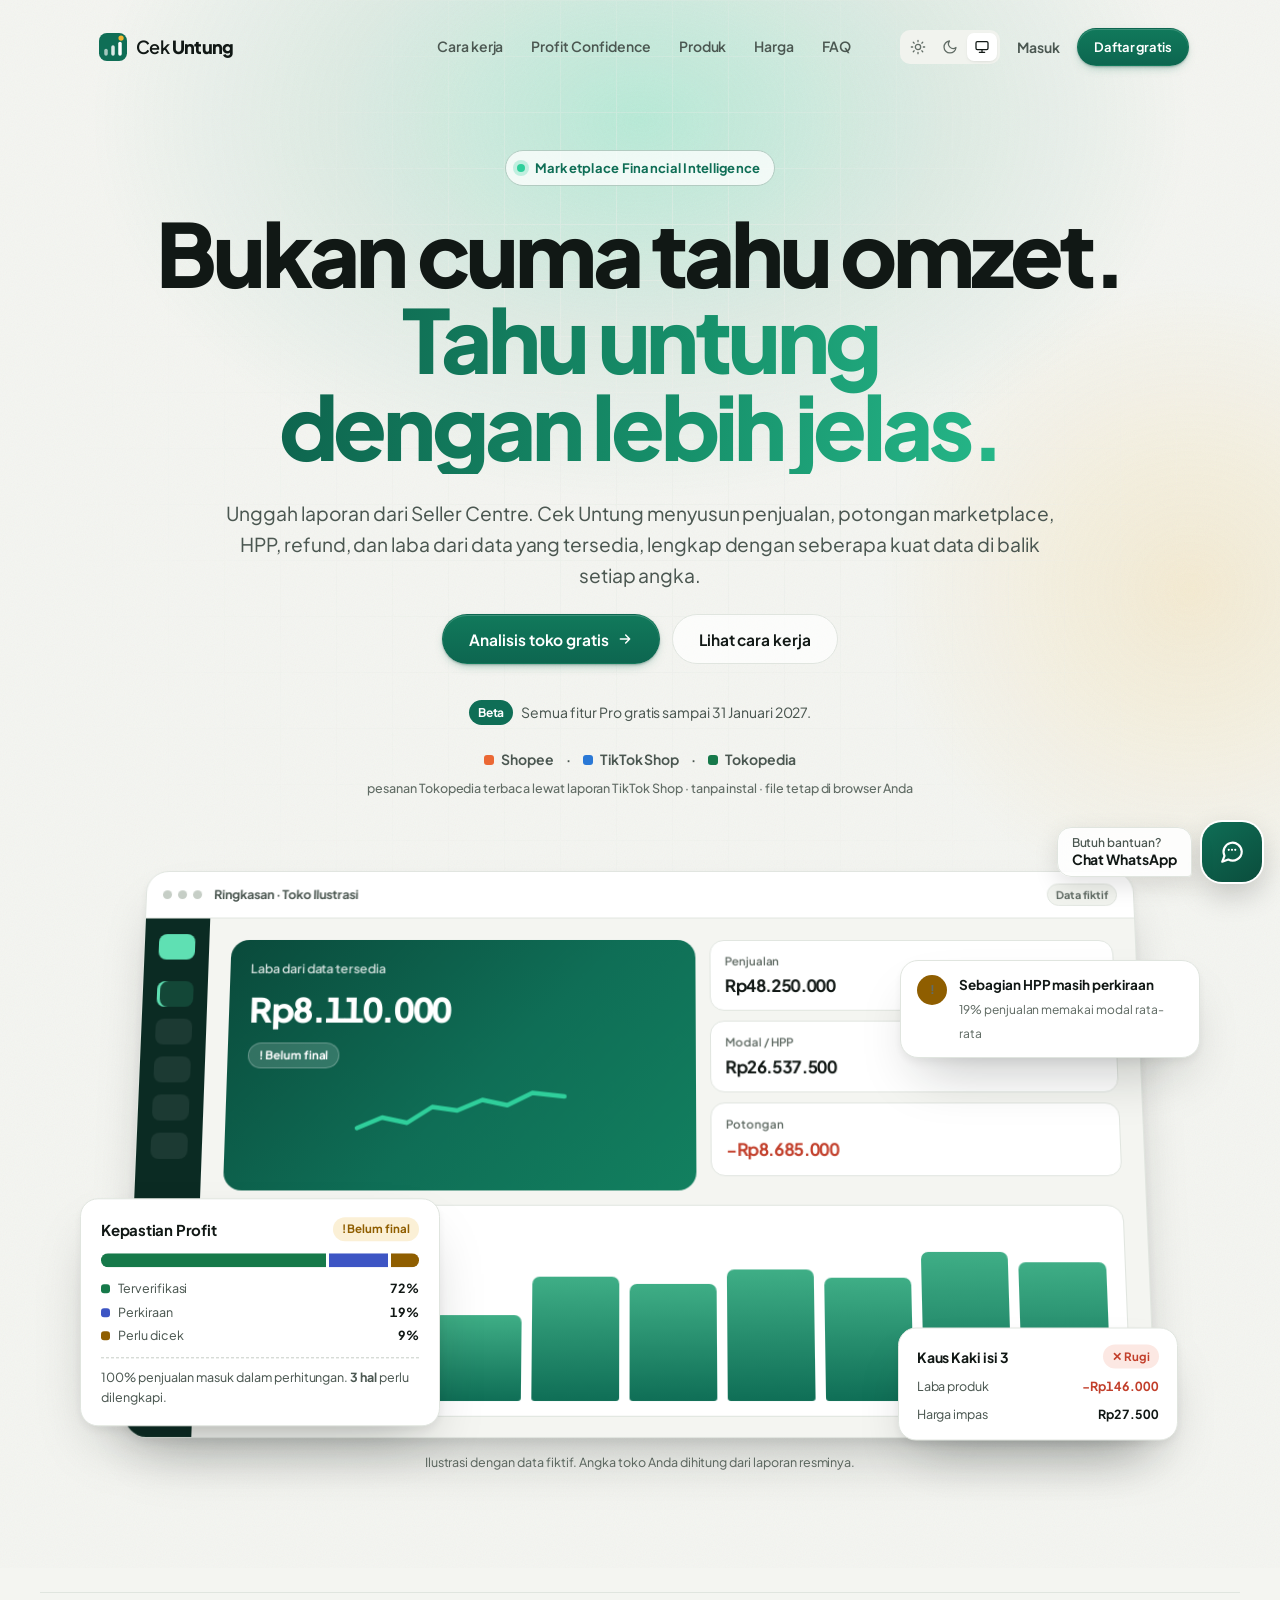
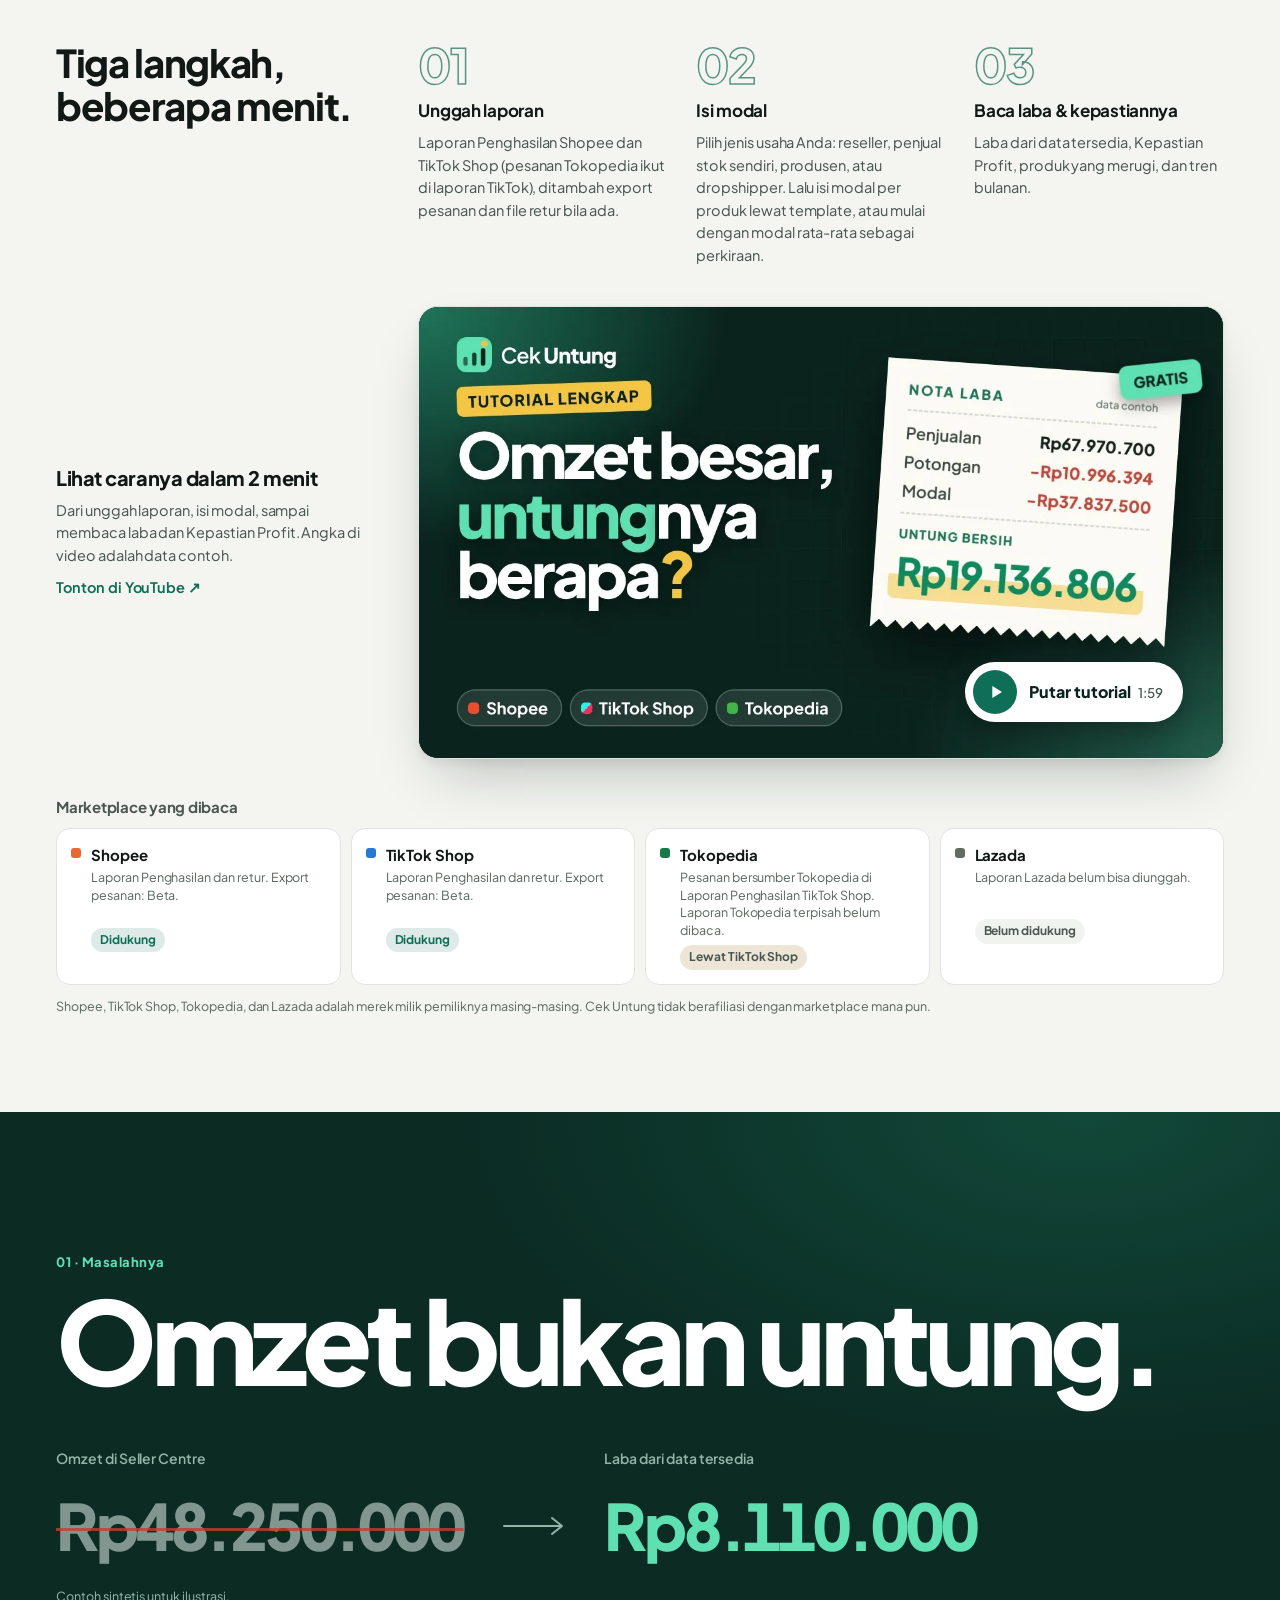
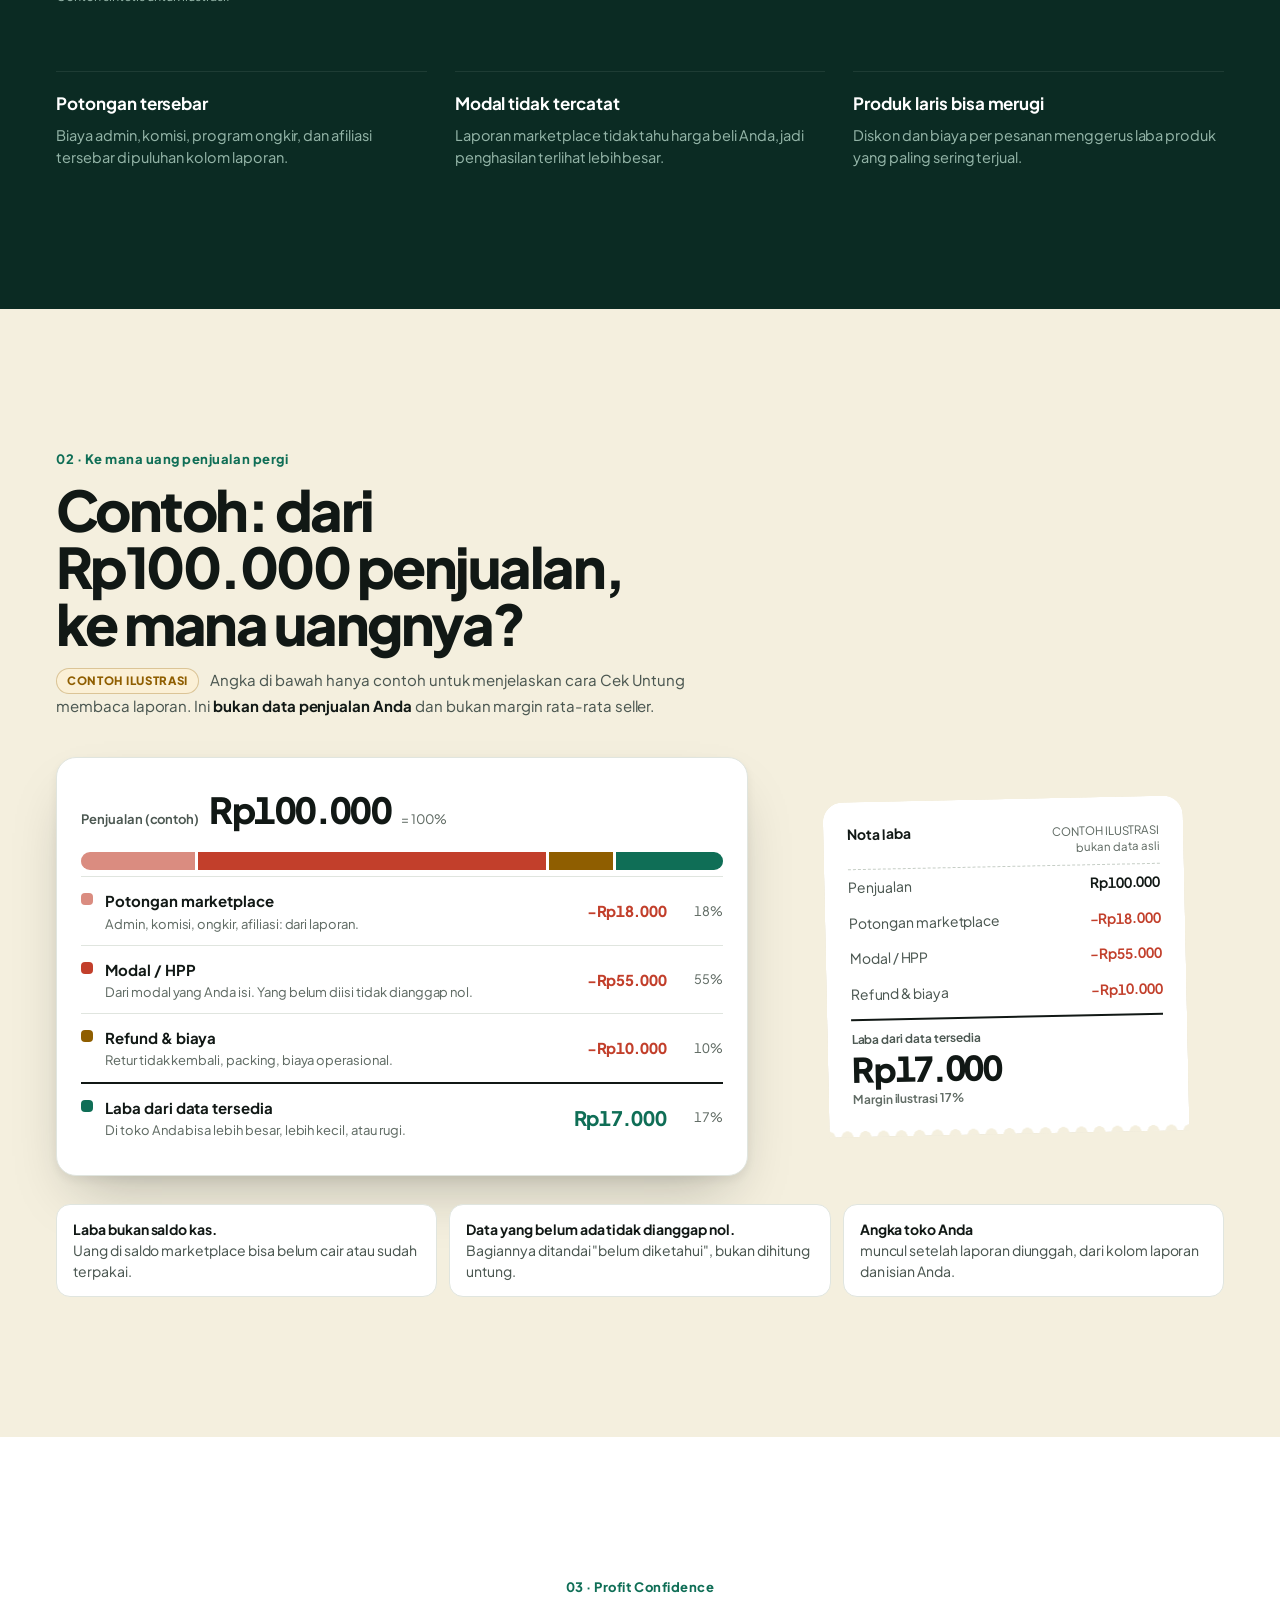
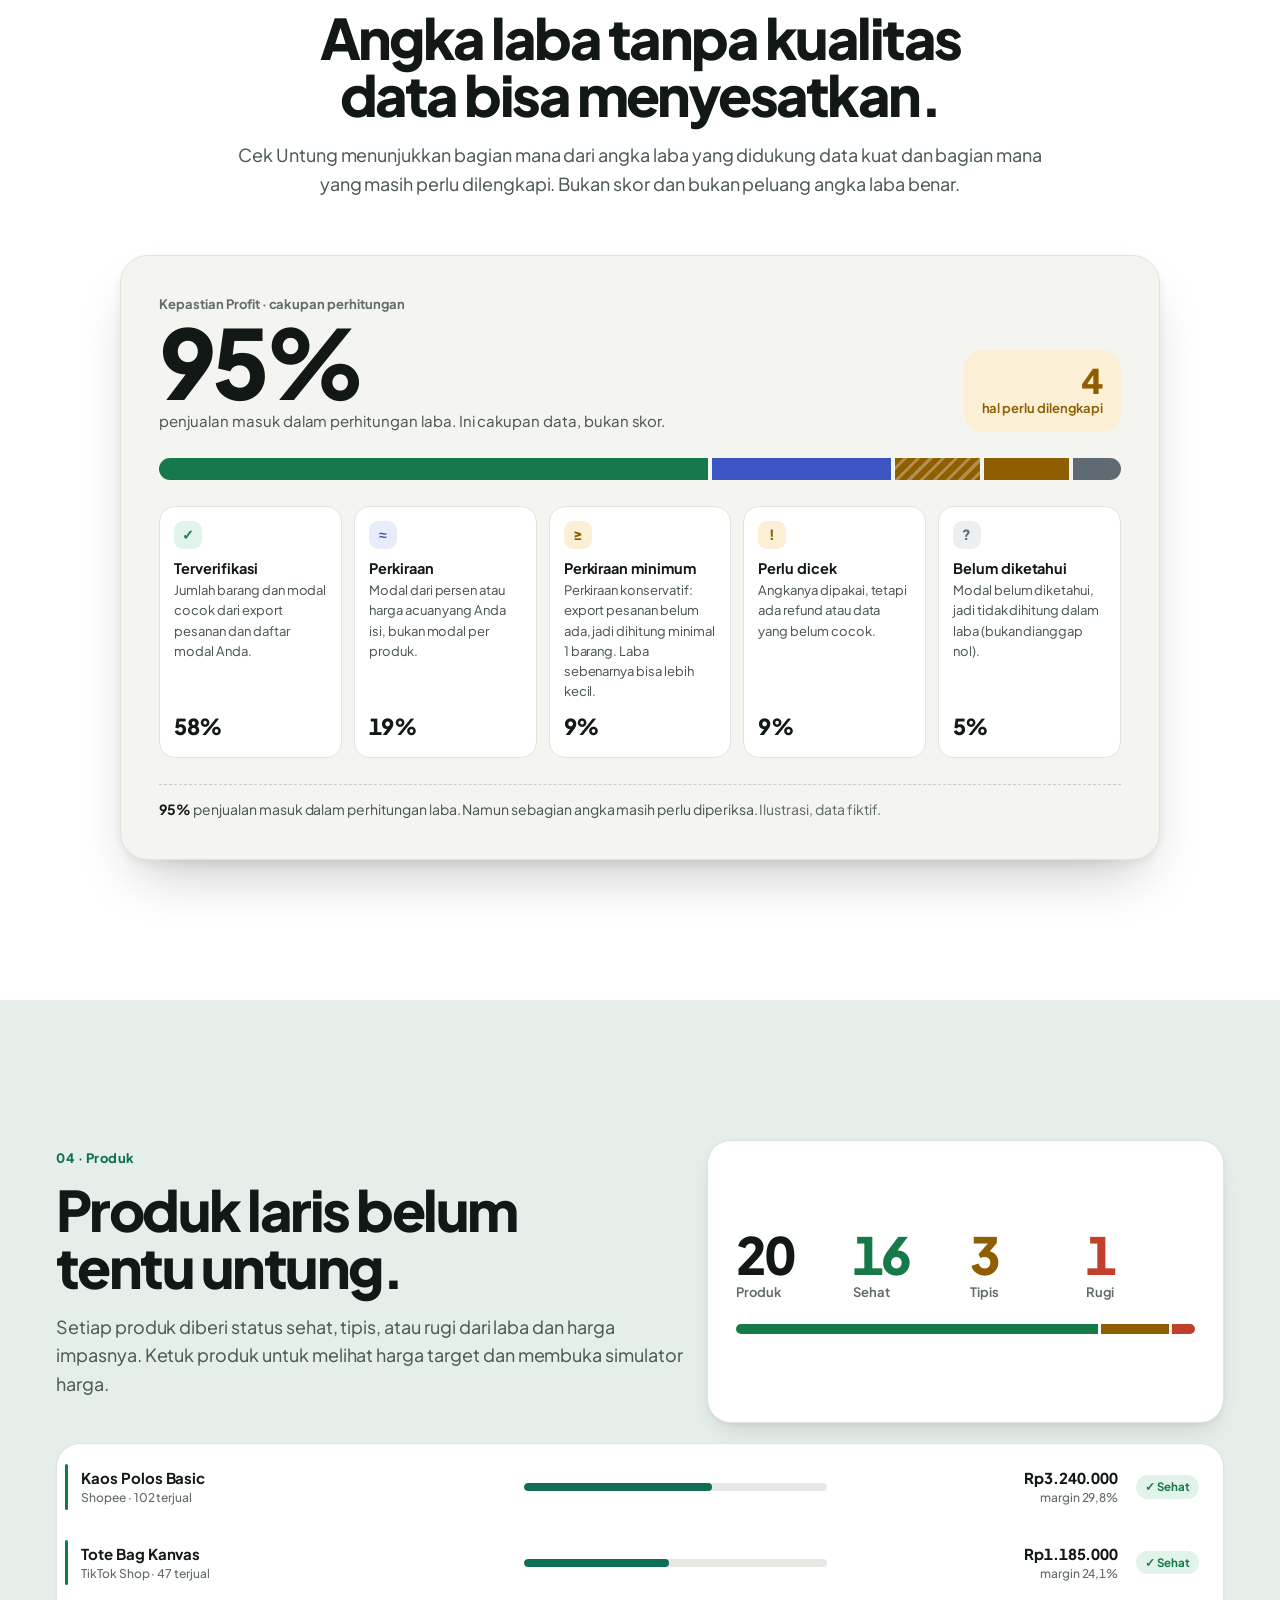
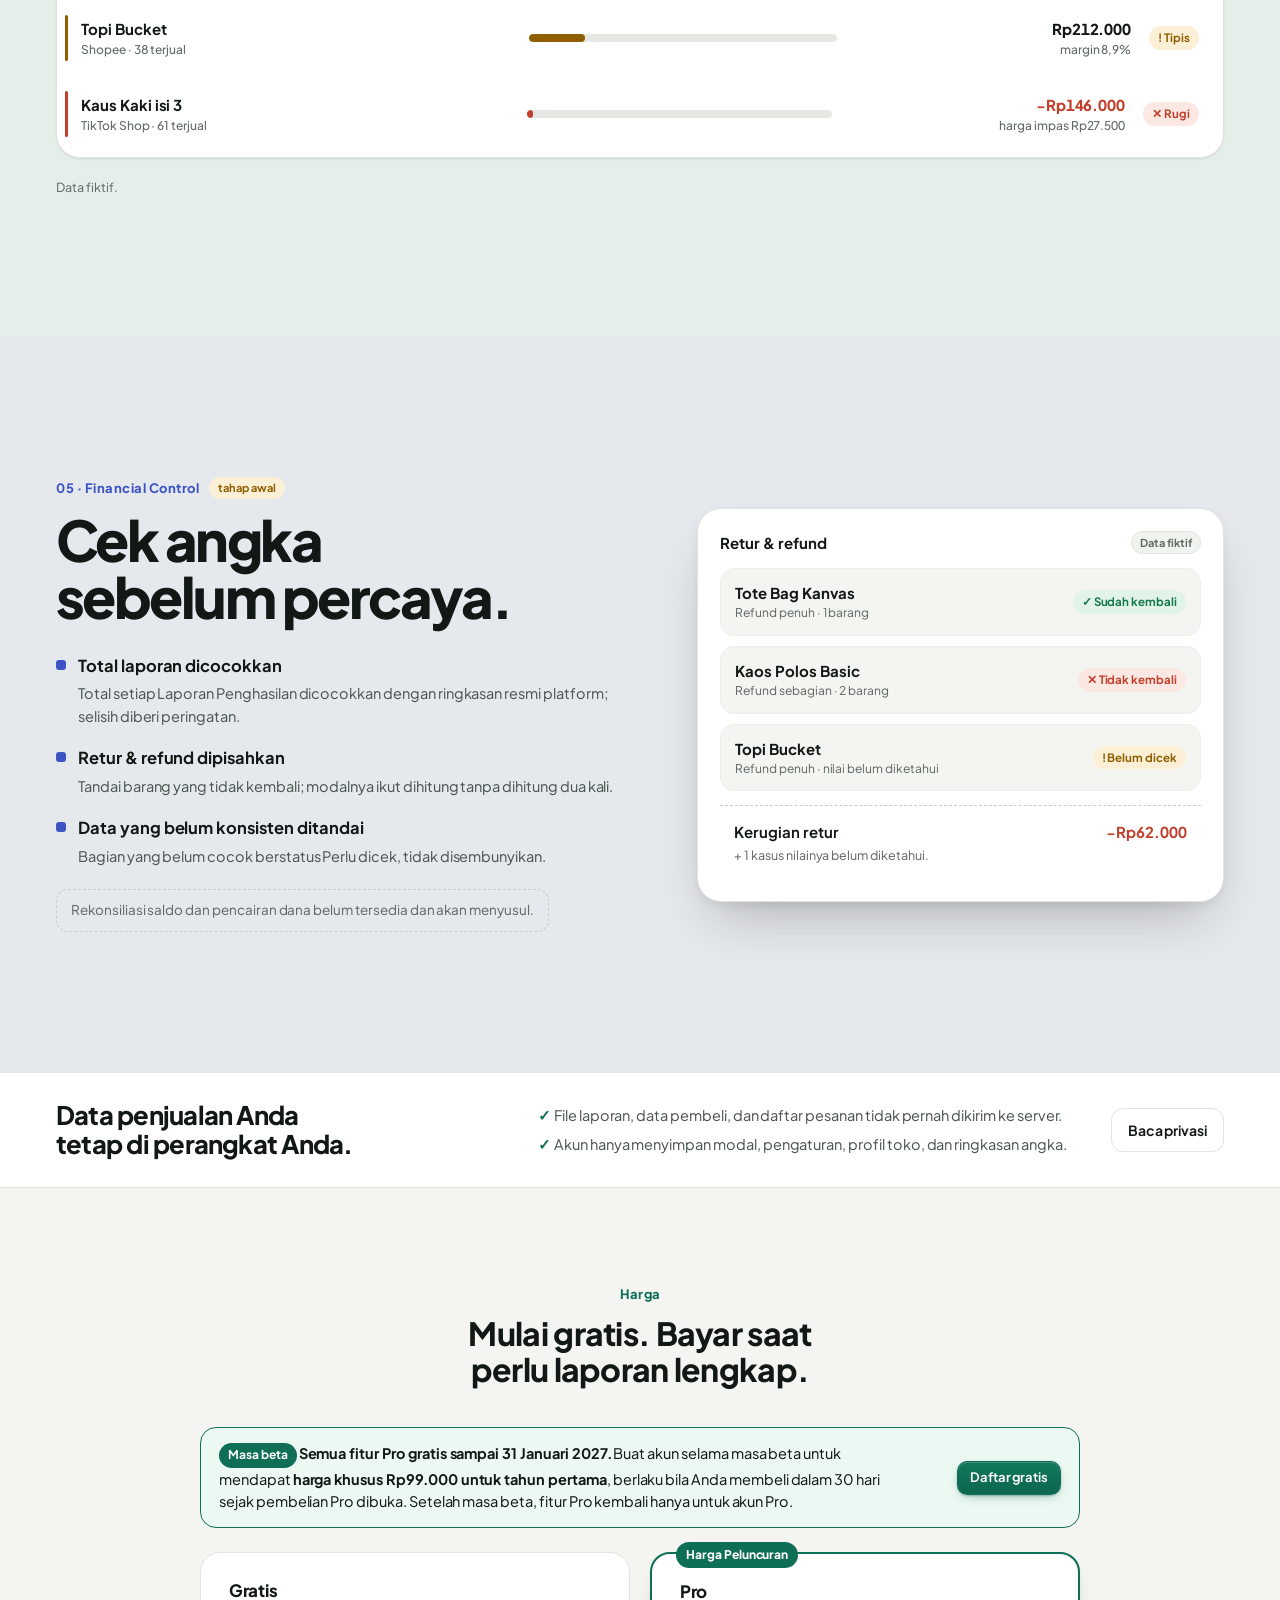
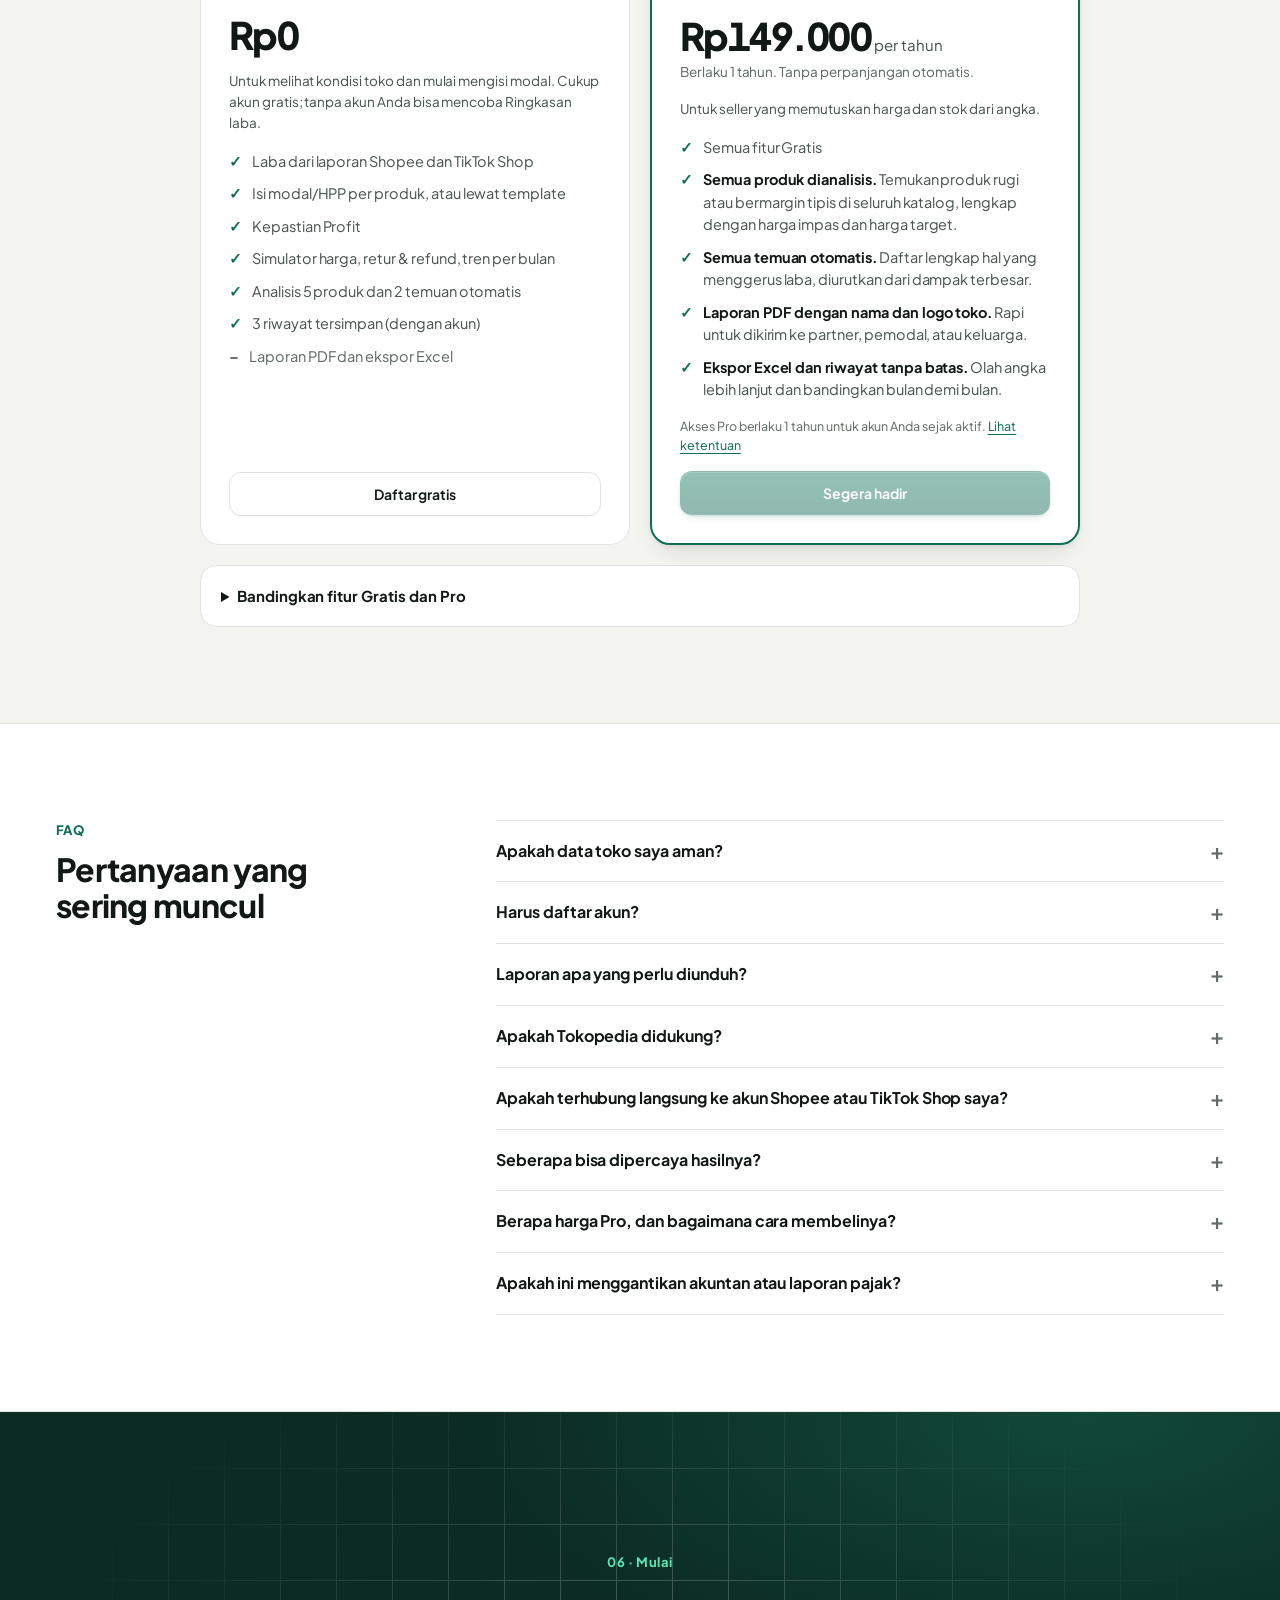
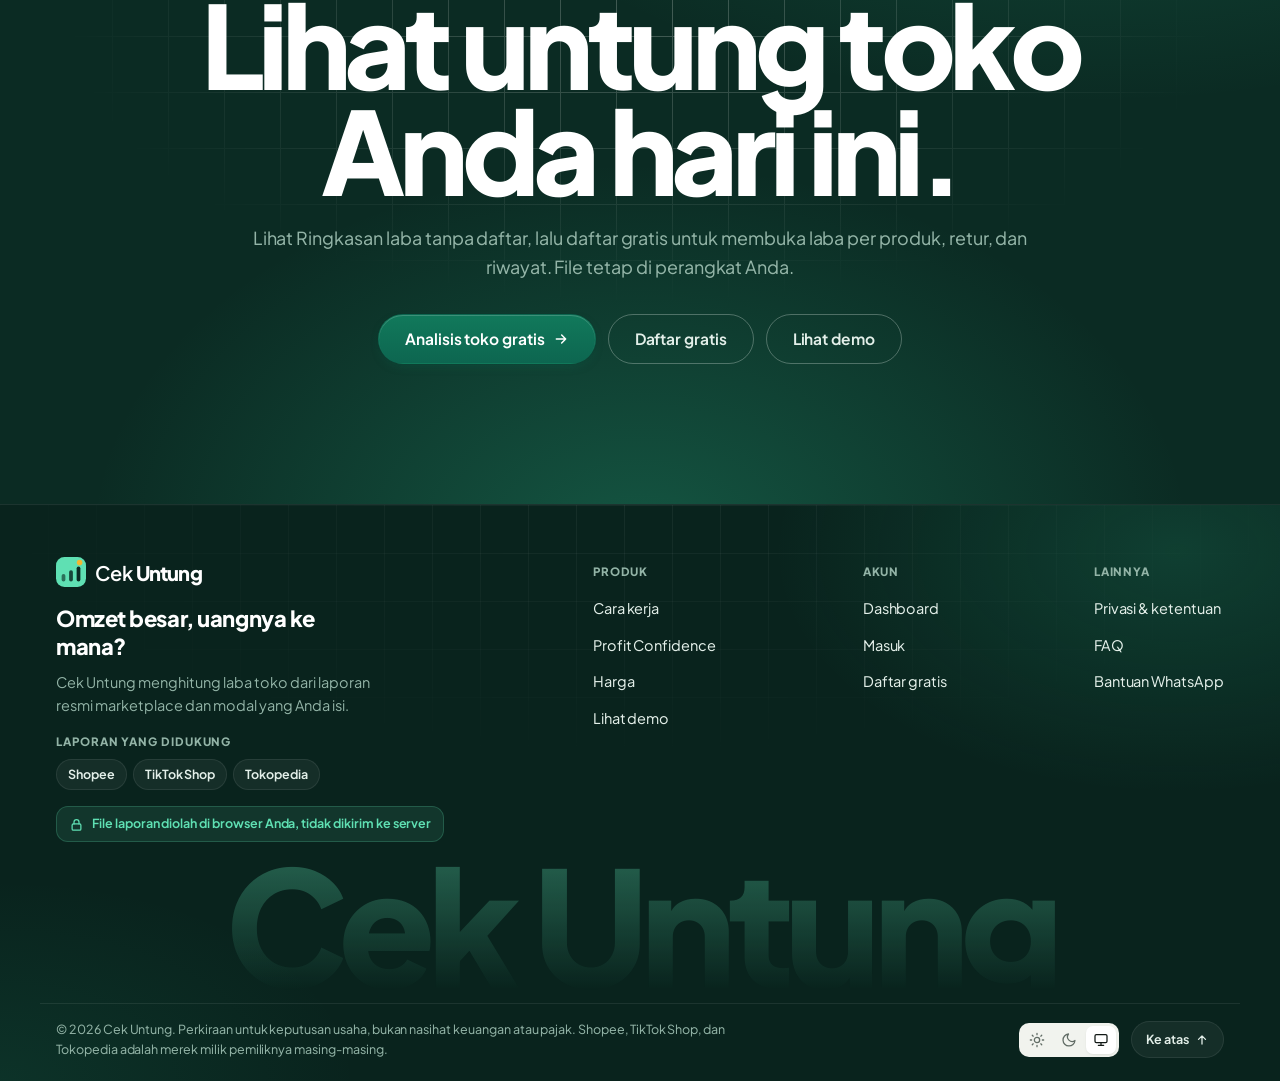
<file: index.html>
<!doctype html>
<html lang="id">
<head>
<meta charset="utf-8">
<meta name="viewport" content="width=device-width, initial-scale=1, viewport-fit=cover">
<title>Cek Untung — Analisis Laba Marketplace</title>
<meta name="description" content="Unggah laporan marketplace Anda. Cek Untung merangkum penjualan, biaya, HPP, dan refund, lalu menunjukkan bagian angka laba yang sudah kuat dan yang masih perlu dilengkapi. File diproses di browser Anda.">
<meta name="theme-color" content="#0b2b23">
<meta property="og:title" content="Cek Untung — Analisis Laba Marketplace">
<meta property="og:description" content="Laba, potongan marketplace, HPP, refund, dan kualitas data toko Anda dalam satu dashboard. File diproses di browser Anda.">
<meta property="og:type" content="website">
<meta property="og:site_name" content="Cek Untung">
<meta property="og:url" content="https://muhammadramdhan2012.github.io/cek-profit/">
<meta property="og:image" content="https://muhammadramdhan2012.github.io/cek-profit/img/og-cek-untung.jpg">
<meta property="og:image:width" content="1200">
<meta property="og:image:height" content="630">
<meta property="og:image:alt" content="Cek Untung: Bukan cuma tahu omzet. Tahu untung dengan lebih jelas.">
<meta name="twitter:card" content="summary_large_image">
<meta name="twitter:title" content="Cek Untung — Analisis Laba Marketplace">
<meta name="twitter:description" content="Laba, potongan marketplace, HPP, refund, dan kualitas data toko Anda dalam satu dashboard. File diproses di browser Anda.">
<meta name="twitter:image" content="https://muhammadramdhan2012.github.io/cek-profit/img/og-cek-untung.jpg">
<link rel="icon" href="icon-cek-untung.svg" type="image/svg+xml">
<link rel="apple-touch-icon" href="apple-touch-icon.png">
<script src="assets/theme.js?v=f5317dffb6"></script>
<script src="assets/motion.js?v=9e6864196f"></script>
<link rel="stylesheet" href="assets/base.css?v=b11f335bb1">
<link rel="stylesheet" href="assets/site.css?v=eda17e01a3">
<script src="assets/config.js?v=dd794d6829"></script>
<script src="assets/analytics.js?v=d923a1e0ea" defer></script>
<script src="assets/akses.js?v=7dc909ad5d" defer></script>
<script src="assets/situs.js?v=189e22b16a" defer></script>
</head>
<body class="home v3">
<a class="skip" href="#isi">Lewati ke isi</a>
<div id="top-sentinel" aria-hidden="true"></div>

<!-- ============ NAVBAR: kapsul mengambang ============ -->
<header class="fnav" id="nav">
  <nav class="fnav-in" aria-label="Utama">
    <a class="brand" href="./"><svg class="logo" width="28" height="28" viewBox="0 0 16 16" aria-hidden="true"><rect class="lg-bg" width="16" height="16" rx="4.5" fill="var(--accent)"/><rect class="lg-b" x="3" y="9" width="2" height="4" rx="1" fill="var(--accent-ink)" opacity=".62"/><rect class="lg-b" x="7" y="7" width="2" height="6" rx="1" fill="var(--accent-ink)" opacity=".85"/><rect class="lg-b" x="11" y="5" width="2" height="8" rx="1" fill="var(--accent-ink)"/><circle class="lg-d" cx="12.6" cy="2.9" r="1.5" fill="var(--mark)"/></svg><span class="wm">Cek <b>Untung</b></span></a>
    <div class="fnav-mid">
      <a href="#cara">Cara kerja</a><a href="#kepastian">Profit Confidence</a><a href="#produk">Produk</a><a href="#harga">Harga</a><a href="#faq">FAQ</a>
    </div>
    <div class="fnav-end">
      <span class="nav-theme" data-theme-toggle></span>
      <a class="btn quiet nav-masuk" href="akun.html?next=dashboard.html" data-guest>Masuk</a>
      <a class="btn primary sm" href="akun.html?mode=daftar&amp;next=dashboard.html" data-guest data-track="nav-daftar">Daftar gratis</a>
      <a class="btn primary sm" href="dashboard.html" data-member hidden>Buka dashboard</a>
      <button class="nav-burger" type="button" aria-label="Buka menu" aria-haspopup="dialog" aria-controls="nav-sheet" aria-expanded="false" id="nav-burger">
        <svg width="20" height="20" viewBox="0 0 24 24" fill="none" stroke="currentColor" stroke-width="2" stroke-linecap="round" aria-hidden="true"><path d="M4 8h16M4 16h16"/></svg>
      </button>
    </div>
  </nav>
</header>

<dialog class="nav-sheet" id="nav-sheet" aria-labelledby="nav-sheet-t">
  <div class="ns-head"><b id="nav-sheet-t">Menu</b><button class="x" type="button" data-menu-close aria-label="Tutup menu">×</button></div>
  <nav class="ns-links" aria-label="Menu halaman">
    <a href="#cara">Cara kerja</a><a href="#kepastian">Profit Confidence</a><a href="#produk">Produk</a><a href="#harga">Harga</a><a href="#faq">FAQ</a><a href="dashboard.html?demo" data-track="menu-demo">Lihat demo</a>
  </nav>
  <div class="ns-foot">
    <div data-theme-toggle></div>
    <div class="ns-cta">
      <a class="btn big" href="akun.html?next=dashboard.html" data-guest>Masuk</a>
      <a class="btn primary big" href="akun.html?mode=daftar&amp;next=dashboard.html" data-guest data-track="menu-daftar">Daftar gratis</a>
      <a class="btn primary big" href="dashboard.html" data-member hidden>Buka dashboard</a>
    </div>
  </div>
</dialog>

<main id="isi">
  <!-- ============ HERO EDITORIAL (tengah) + PRATINJAU MENGAMBANG DI BAWAHNYA ============ -->
  <section class="ed-hero" aria-labelledby="h-hero">
    <div class="ed-bg" aria-hidden="true"><i class="glow g1"></i><i class="glow g2"></i><i class="grid"></i><i class="noise"></i></div>
    <div class="ed-copy">
      <p class="ed-eyebrow" data-hero="1"><span class="pulse" aria-hidden="true"></span>Marketplace Financial Intelligence</p>
      <h1 id="h-hero" data-hero="2"><span>Bukan cuma tahu omzet.</span> <span class="ed-h2">Tahu untung dengan lebih jelas.</span></h1>
      <p class="ed-sub" data-hero="3">Unggah laporan dari Seller Centre. Cek Untung menyusun penjualan, potongan marketplace, HPP, refund, dan laba dari data yang tersedia, lengkap dengan seberapa kuat data di balik setiap angka.</p>
      <div class="ed-cta" data-hero="4">
        <a class="btn primary big" href="dashboard.html" data-guest data-track="hero-coba">Analisis toko gratis<svg class="arr" width="16" height="16" viewBox="0 0 24 24" fill="none" stroke="currentColor" stroke-width="2.2" stroke-linecap="round" stroke-linejoin="round" aria-hidden="true"><path d="M5 12h14M13 6l6 6-6 6"/></svg></a>
        <a class="btn primary big" href="dashboard.html" data-member hidden>Buka dashboard<svg class="arr" width="16" height="16" viewBox="0 0 24 24" fill="none" stroke="currentColor" stroke-width="2.2" stroke-linecap="round" stroke-linejoin="round" aria-hidden="true"><path d="M5 12h14M13 6l6 6-6 6"/></svg></a>
        <a class="btn big ghost" href="#cara" data-track="hero-cara">Lihat cara kerja</a>
      </div>
      <p class="ed-beta" data-beta hidden><span class="badge">Beta</span> Semua fitur Pro gratis sampai <span data-beta-sampai>31 Januari 2027</span>.</p>
      <p class="ed-mk" data-hero="5"><span><i class="mk mk-shopee" aria-hidden="true"></i>Shopee</span><span aria-hidden="true">·</span><span><i class="mk mk-tiktok" aria-hidden="true"></i>TikTok Shop</span><span aria-hidden="true">·</span><span><i class="mk mk-tokped" aria-hidden="true"></i>Tokopedia</span><small>pesanan Tokopedia terbaca lewat laporan TikTok Shop · tanpa instal · file tetap di browser Anda</small></p>
    </div>

    <!-- Komposisi berlapis: dashboard dasar + kartu mengambang. Semua angka fiktif. -->
    <div class="show" data-hero="6">
      <div class="show-stage" data-parallax data-scrollvis role="img" aria-label="Ilustrasi dashboard Cek Untung dengan data fiktif: laba dari data tersedia, Kepastian Profit, peringatan, dan produk yang merugi.">
        <div class="layer l-base" style="--depth:2">
          <div class="sb-top"><span class="pv-dots"><i></i><i></i><i></i></span><span>Ringkasan · Toko Ilustrasi</span><span class="pv-tag">Data fiktif</span></div>
          <div class="sb-body">
            <div class="sb-side"><b></b><i class="on"></i><i></i><i></i><i></i><i></i></div>
            <div class="sb-main">
              <div class="sb-hero"><span>Laba dari data tersedia</span><b>Rp8.110.000</b><em>! Belum final</em><svg viewBox="0 0 120 32" aria-hidden="true"><path d="M2 26 L16 20 L30 23 L44 14 L58 16 L72 10 L86 13 L100 6 L118 8"/></svg></div>
              <div class="sb-tiles"><div><span>Penjualan</span><b>Rp48.250.000</b></div><div><span>Modal / HPP</span><b>Rp26.537.500</b></div><div><span>Potongan</span><b class="neg">−Rp8.685.000</b></div></div>
              <div class="sb-chart"><i style="--h:52%"></i><i style="--h:61%"></i><i style="--h:48%"></i><i style="--h:70%"></i><i style="--h:66%"></i><i style="--h:74%"></i><i style="--h:69%"></i><i style="--h:84%"></i><i style="--h:78%"></i></div>
            </div>
          </div>
        </div>
        <div class="layer l-conf" style="--depth:7">
          <div class="fc-h"><b>Kepastian Profit</b><span class="chip-w">! Belum final</span></div>
          <div class="segbar fc-seg"><i class="s-ok" style="--w:72%"></i><i class="s-est" style="--w:19%"></i><i class="s-chk" style="--w:9%"></i></div>
          <ul class="fc-leg"><li><i class="d-ok"></i>Terverifikasi <b>72%</b></li><li><i class="d-est"></i>Perkiraan <b>19%</b></li><li><i class="d-chk"></i>Perlu dicek <b>9%</b></li></ul>
          <p>100% penjualan masuk dalam perhitungan. <b>3 hal</b> perlu dilengkapi.</p>
        </div>
        <div class="layer l-warn" style="--depth:10">
          <span class="lw-ic">!</span><div><b>Sebagian HPP masih perkiraan</b><span>19% penjualan memakai modal rata-rata</span></div>
        </div>
        <div class="layer l-prod" style="--depth:5">
          <div class="lp-h"><b>Kaus Kaki isi 3</b><span class="chip-r">✕ Rugi</span></div>
          <div class="lp-n"><span>Laba produk</span><b class="neg">−Rp146.000</b></div>
          <div class="lp-n"><span>Harga impas</span><b>Rp27.500</b></div>
        </div>
      </div>
      <p class="show-cap">Ilustrasi dengan data fiktif. Angka toko Anda dihitung dari laporan resminya.</p>
    </div>
  </section>

  <!-- ============ CARA KERJA (pita tiga langkah) ============ -->
  <section class="how" id="cara" aria-labelledby="h-cara">
    <div class="wrap how-in">
      <h2 id="h-cara" class="how-t" data-reveal>Tiga langkah, beberapa menit.</h2>
      <ol class="how-steps" data-stagger="90">
        <li data-reveal><span class="how-n">01</span><b>Unggah laporan</b><p>Laporan Penghasilan Shopee dan TikTok Shop (pesanan Tokopedia ikut di laporan TikTok), ditambah export pesanan dan file retur bila ada.</p></li>
        <li data-reveal><span class="how-n">02</span><b>Isi modal</b><p>Pilih jenis usaha Anda: reseller, penjual stok sendiri, produsen, atau dropshipper. Lalu isi modal per produk lewat template, atau mulai dengan modal rata-rata sebagai perkiraan.</p></li>
        <li data-reveal><span class="how-n">03</span><b>Baca laba &amp; kepastiannya</b><p>Laba dari data tersedia, Kepastian Profit, produk yang merugi, dan tren bulanan.</p></li>
      </ol>
      <!-- Video tutorial: file sendiri (tanpa pemutar pihak ketiga). preload="none" agar 7 MB baru diunduh saat diputar;
           sw.js tidak menyimpan folder video/ ke cache offline. -->
      <div class="how-vid" id="tutorial" data-reveal>
        <div class="how-vid-txt">
          <h3>Lihat caranya dalam 2 menit</h3>
          <p>Dari unggah laporan, isi modal, sampai membaca laba dan Kepastian Profit. Angka di video adalah data contoh.</p>
          <a class="how-vid-yt" href="https://youtu.be/x0JU0eG74_I" target="_blank" rel="noopener">Tonton di YouTube <span aria-hidden="true">↗</span></a>
        </div>
        <div class="how-vid-frame">
          <video id="tutorial-video" controls preload="none" playsinline poster="img/tutorial-poster.webp" width="1280" height="720"
            aria-label="Video tutorial Cek Untung, 2 menit, dengan teks di layar">
            <source src="video/cekuntung-tutorial.mp4" type="video/mp4">
            <a href="https://youtu.be/x0JU0eG74_I">Tonton video tutorial di YouTube</a>
          </video>
          <button type="button" class="how-vid-play" id="tutorial-play" hidden aria-label="Putar video tutorial">
            <span class="how-vid-ic" aria-hidden="true"><svg viewBox="0 0 24 24" width="22" height="22"><path d="M8 5.5v13l10.5-6.5z" fill="currentColor"/></svg></span>
            <span class="how-vid-lb">Putar tutorial <small>1:59</small></span>
          </button>
        </div>
      </div>
      <div class="mkp" data-reveal>
        <h3 class="mkp-t">Marketplace yang dibaca</h3>
        <ul class="mkp-list">
          <li><i class="mk mk-shopee" aria-hidden="true"></i><span class="mkp-n"><b>Shopee</b><small>Laporan Penghasilan dan retur. Export pesanan: Beta.</small></span><span class="mkp-s ok">Didukung</span></li>
          <li><i class="mk mk-tiktok" aria-hidden="true"></i><span class="mkp-n"><b>TikTok Shop</b><small>Laporan Penghasilan dan retur. Export pesanan: Beta.</small></span><span class="mkp-s ok">Didukung</span></li>
          <li><i class="mk mk-tokped" aria-hidden="true"></i><span class="mkp-n"><b>Tokopedia</b><small>Pesanan bersumber Tokopedia di Laporan Penghasilan TikTok Shop. Laporan Tokopedia terpisah belum dibaca.</small></span><span class="mkp-s part">Lewat TikTok Shop</span></li>
          <li><i class="mk mk-none" aria-hidden="true"></i><span class="mkp-n"><b>Lazada</b><small>Laporan Lazada belum bisa diunggah.</small></span><span class="mkp-s no">Belum didukung</span></li>
        </ul>
        <p class="tiny faint">Shopee, TikTok Shop, Tokopedia, dan Lazada adalah merek milik pemiliknya masing-masing. Cek Untung tidak berafiliasi dengan marketplace mana pun.</p>
      </div>
    </div>
  </section>

  <!-- ============ 1. MASALAH: omzet bukan laba (latar hutan gelap) ============ -->
  <section class="st st-dark" id="masalah" aria-labelledby="h-masalah">
    <div class="wrap">
      <p class="st-k" data-reveal>01 · Masalahnya</p>
      <h2 id="h-masalah" class="st-big" data-reveal>Omzet bukan untung.</h2>
      <div class="omzet" data-reveal>
        <div class="om-a"><span>Omzet di Seller Centre</span><b>Rp48.250.000</b></div>
        <div class="om-arrow" aria-hidden="true"><svg width="64" height="24" viewBox="0 0 64 24" fill="none" stroke="currentColor" stroke-width="2" stroke-linecap="round" stroke-linejoin="round"><path d="M2 12h58M50 4l10 8-10 8"/></svg></div>
        <div class="om-b"><span>Laba dari data tersedia</span><b>Rp8.110.000</b></div>
        <p class="om-cap">Contoh sintetis untuk ilustrasi.</p>
      </div>
      <ul class="st-pains" data-stagger="90">
        <li data-reveal><b>Potongan tersebar</b><span>Biaya admin, komisi, program ongkir, dan afiliasi tersebar di puluhan kolom laporan.</span></li>
        <li data-reveal><b>Modal tidak tercatat</b><span>Laporan marketplace tidak tahu harga beli Anda, jadi penghasilan terlihat lebih besar.</span></li>
        <li data-reveal><b>Produk laris bisa merugi</b><span>Diskon dan biaya per pesanan menggerus laba produk yang paling sering terjual.</span></li>
      </ul>
    </div>
  </section>

  <!-- ============ 2. ALUR UANG: satu batang 100% + nota (ringkas, tanpa animasi gulir) ============ -->
  <section class="st st-cream" id="alur" aria-labelledby="h-alur">
    <div class="wrap">
      <p class="st-k" data-reveal>02 · Ke mana uang penjualan pergi</p>
      <h2 id="h-alur" class="st-h" data-reveal>Contoh: dari Rp100.000 penjualan, ke mana uangnya?</h2>
      <p class="ilus-note" data-reveal><span class="ilus-tag">Contoh ilustrasi</span> Angka di bawah hanya contoh untuk menjelaskan cara Cek Untung membaca laporan. Ini <b>bukan data penjualan Anda</b> dan bukan margin rata-rata seller.</p>
      <div class="alur2" data-reveal>
        <figure class="alur-vis" id="r100">
          <figcaption class="alur-cap"><span>Penjualan (contoh)</span><b data-jual>Rp100.000</b><small>= 100%</small></figcaption>
          <div class="alur-bar" role="img" aria-label="Dari Rp100.000 penjualan: potongan marketplace 18%, modal 55%, refund dan biaya 10%, laba 17%.">
            <i class="b-fee" style="--w:18%"></i><i class="b-hpp" style="--w:55%"></i><i class="b-ref" style="--w:10%"></i><i class="b-laba" style="--w:17%"></i>
          </div>
          <ul class="alur-leg">
            <li><i class="b-fee" aria-hidden="true"></i><span class="al-n"><b>Potongan marketplace</b><small>Admin, komisi, ongkir, afiliasi: dari laporan.</small></span><span class="al-v neg" data-v>−Rp18.000</span><span class="al-p">18%</span></li>
            <li><i class="b-hpp" aria-hidden="true"></i><span class="al-n"><b>Modal / HPP</b><small>Dari modal yang Anda isi. Yang belum diisi tidak dianggap nol.</small></span><span class="al-v neg" data-v>−Rp55.000</span><span class="al-p">55%</span></li>
            <li><i class="b-ref" aria-hidden="true"></i><span class="al-n"><b>Refund &amp; biaya</b><small>Retur tidak kembali, packing, biaya operasional.</small></span><span class="al-v neg" data-v>−Rp10.000</span><span class="al-p">10%</span></li>
            <li class="al-laba"><i class="b-laba" aria-hidden="true"></i><span class="al-n"><b>Laba dari data tersedia</b><small>Di toko Anda bisa lebih besar, lebih kecil, atau rugi.</small></span><span class="al-v pos" data-laba>Rp17.000</span><span class="al-p">17%</span></li>
          </ul>
        </figure>
        <div class="nota r100k" aria-hidden="true">
          <div class="nota-head"><b>Nota laba</b><span>CONTOH ILUSTRASI<br>bukan data asli</span></div>
          <dl>
            <div class="ln"><dt>Penjualan</dt><dd>Rp100.000</dd></div>
            <div class="ln minus"><dt>Potongan marketplace</dt><dd>−Rp18.000</dd></div>
            <div class="ln minus"><dt>Modal / HPP</dt><dd>−Rp55.000</dd></div>
            <div class="ln minus"><dt>Refund &amp; biaya</dt><dd>−Rp10.000</dd></div>
          </dl>
          <div class="nota-total"><span class="lbl">Laba dari data tersedia</span><span class="big">Rp17.000</span><span class="nota-m">Margin ilustrasi 17%</span></div>
        </div>
      </div>
      <ul class="alur-fakta" data-reveal>
        <li><b>Laba bukan saldo kas.</b> Uang di saldo marketplace bisa belum cair atau sudah terpakai.</li>
        <li><b>Data yang belum ada tidak dianggap nol.</b> Bagiannya ditandai "belum diketahui", bukan dihitung untung.</li>
        <li><b>Angka toko Anda</b> muncul setelah laporan diunggah, dari kolom laporan dan isian Anda.</li>
      </ul>
    </div>
  </section>

  <!-- ============ 3. PROFIT CONFIDENCE (komponen khas) ============ -->
  <section class="st st-light" id="kepastian" aria-labelledby="h-kep">
    <div class="wrap">
      <p class="st-k center" data-reveal>03 · Profit Confidence</p>
      <h2 id="h-kep" class="st-h center" data-reveal>Angka laba tanpa kualitas data bisa menyesatkan.</h2>
      <p class="st-lead center" data-reveal>Cek Untung menunjukkan bagian mana dari angka laba yang didukung data kuat dan bagian mana yang masih perlu dilengkapi. Bukan skor dan bukan peluang angka laba benar.</p>
      <figure class="conf spot" data-reveal data-spotlight aria-labelledby="pc-cap">
        <div class="conf-top">
          <div><span class="conf-k">Kepastian Profit · cakupan perhitungan</span><b class="conf-n">95%</b><span class="conf-s">penjualan masuk dalam perhitungan laba. Ini cakupan data, bukan skor.</span></div>
          <div class="conf-act"><b>4</b><span>hal perlu dilengkapi</span></div>
        </div>
        <div class="segbar pc-seg" role="img" aria-label="Ilustrasi: Terverifikasi 58%, Perkiraan 19%, Perkiraan minimum 9%, Perlu dicek 9%, Belum diketahui 5%">
          <i class="s-ok" style="--w:58%"></i><i class="s-est" style="--w:19%"></i><i class="s-min" style="--w:9%"></i><i class="s-chk" style="--w:9%"></i><i class="s-unk" style="--w:5%"></i>
        </div>
        <ul class="pc-legend">
          <li tabindex="0" data-k="ok"><span class="st ok" aria-hidden="true">✓</span><div><b>Terverifikasi</b><span>Jumlah barang dan modal cocok dari export pesanan dan daftar modal Anda.</span></div><em>58%</em></li>
          <li tabindex="0" data-k="est"><span class="st est" aria-hidden="true">≈</span><div><b>Perkiraan</b><span>Modal dari persen atau harga acuan yang Anda isi, bukan modal per produk.</span></div><em>19%</em></li>
          <li tabindex="0" data-k="min"><span class="st min" aria-hidden="true">≥</span><div><b>Perkiraan minimum</b><span>Perkiraan konservatif: export pesanan belum ada, jadi dihitung minimal 1 barang. Laba sebenarnya bisa lebih kecil.</span></div><em>9%</em></li>
          <li tabindex="0" data-k="chk"><span class="st chk" aria-hidden="true">!</span><div><b>Perlu dicek</b><span>Angkanya dipakai, tetapi ada refund atau data yang belum cocok.</span></div><em>9%</em></li>
          <li tabindex="0" data-k="unk"><span class="st unk" aria-hidden="true">?</span><div><b>Belum diketahui</b><span>Modal belum diketahui, jadi tidak dihitung dalam laba (bukan dianggap nol).</span></div><em>5%</em></li>
        </ul>
        <figcaption id="pc-cap" class="pc-foot"><b>95%</b> penjualan masuk dalam perhitungan laba. Namun sebagian angka masih perlu diperiksa. <span class="faint">Ilustrasi, data fiktif.</span></figcaption>
      </figure>
    </div>
  </section>

  <!-- ============ 4. PRODUCT INTELLIGENCE (bento) ============ -->
  <section class="st st-mist" id="produk" aria-labelledby="h-produk">
    <div class="wrap bento">
      <div class="bt-intro" data-reveal>
        <p class="st-k">04 · Produk</p>
        <h2 id="h-produk" class="st-h">Produk laris belum tentu untung.</h2>
        <p class="st-lead">Setiap produk diberi status sehat, tipis, atau rugi dari laba dan harga impasnya. Ketuk produk untuk melihat harga target dan membuka simulator harga.</p>
      </div>
      <div class="bt-sum spot" data-reveal data-spotlight role="img" aria-label="Ilustrasi ringkasan 20 produk: 16 sehat, 3 tipis, 1 rugi (data fiktif)">
        <div><b>20</b><span>Produk</span></div><div class="ok"><b>16</b><span>Sehat</span></div><div class="warn"><b>3</b><span>Tipis</span></div><div class="bad"><b>1</b><span>Rugi</span></div>
        <div class="bt-dist"><i class="ok" style="--w:80%"></i><i class="warn" style="--w:15%"></i><i class="bad" style="--w:5%"></i></div>
      </div>
      <ul class="bt-list" data-stagger="80" aria-label="Contoh produk (data fiktif)">
        <li data-reveal class="h-ok"><span class="bl-n">Kaos Polos Basic<small>Shopee · 102 terjual</small></span><span class="bl-m"><i style="--m:62%"></i></span><span class="bl-v">Rp3.240.000<small>margin 29,8%</small></span><span class="chip-o">✓ Sehat</span></li>
        <li data-reveal class="h-ok"><span class="bl-n">Tote Bag Kanvas<small>TikTok Shop · 47 terjual</small></span><span class="bl-m"><i style="--m:48%"></i></span><span class="bl-v">Rp1.185.000<small>margin 24,1%</small></span><span class="chip-o">✓ Sehat</span></li>
        <li data-reveal class="h-warn"><span class="bl-n">Topi Bucket<small>Shopee · 38 terjual</small></span><span class="bl-m"><i style="--m:18%"></i></span><span class="bl-v">Rp212.000<small>margin 8,9%</small></span><span class="chip-w">! Tipis</span></li>
        <li data-reveal class="h-bad"><span class="bl-n">Kaus Kaki isi 3<small>TikTok Shop · 61 terjual</small></span><span class="bl-m"><i style="--m:2%"></i></span><span class="bl-v neg">−Rp146.000<small>harga impas Rp27.500</small></span><span class="chip-r">✕ Rugi</span></li>
      </ul>
      <p class="bt-cap tiny faint">Data fiktif.</p>
    </div>
  </section>

  <!-- ============ 5. FINANCIAL CONTROL (tahap awal) ============ -->
  <section class="st st-indigo" id="kontrol" aria-labelledby="h-kontrol">
    <div class="wrap ctrl">
      <div class="ctrl-copy" data-reveal>
        <p class="st-k">05 · Financial Control <span class="p-stage">tahap awal</span></p>
        <h2 id="h-kontrol" class="st-h">Cek angka sebelum percaya.</h2>
        <ul class="ctrl-list">
          <li><b>Total laporan dicocokkan</b><span>Total setiap Laporan Penghasilan dicocokkan dengan ringkasan resmi platform; selisih diberi peringatan.</span></li>
          <li><b>Retur &amp; refund dipisahkan</b><span>Tandai barang yang tidak kembali; modalnya ikut dihitung tanpa dihitung dua kali.</span></li>
          <li><b>Data yang belum konsisten ditandai</b><span>Bagian yang belum cocok berstatus Perlu dicek, tidak disembunyikan.</span></li>
        </ul>
        <p class="ctrl-note">Rekonsiliasi saldo dan pencairan dana belum tersedia dan akan menyusul.</p>
      </div>
      <div class="ctrl-vis spot" data-spotlight data-reveal="right" role="img" aria-label="Ilustrasi daftar retur dengan status (data fiktif)">
        <div class="cv-h"><b>Retur &amp; refund</b><span class="pv-tag">Data fiktif</span></div>
        <div class="cv-row"><span><b>Tote Bag Kanvas</b><small>Refund penuh · 1 barang</small></span><span class="chip-o">✓ Sudah kembali</span></div>
        <div class="cv-row"><span><b>Kaos Polos Basic</b><small>Refund sebagian · 2 barang</small></span><span class="chip-r">✕ Tidak kembali</span></div>
        <div class="cv-row"><span><b>Topi Bucket</b><small>Refund penuh · nilai belum diketahui</small></span><span class="chip-w">! Belum dicek</span></div>
        <div class="cv-sum"><span>Kerugian retur</span><b>−Rp62.000</b><small>+ 1 kasus nilainya belum diketahui.</small></div>
      </div>
    </div>
  </section>

  <!-- ============ PRIVASI (pita ringkas) ============ -->
  <section class="privacy-band" aria-labelledby="h-privasi">
    <div class="wrap pb-in" data-reveal>
      <h2 id="h-privasi">Data penjualan Anda tetap di perangkat Anda.</h2>
      <ul><li>File laporan, data pembeli, dan daftar pesanan tidak pernah dikirim ke server.</li><li>Akun hanya menyimpan modal, pengaturan, profil toko, dan ringkasan angka.</li></ul>
      <a class="btn ghost" href="privasi.html">Baca privasi</a>
    </div>
  </section>

  <!-- ============ HARGA ============ -->
  <section class="blk" id="harga" aria-labelledby="h-harga">
    <div class="wrap">
      <div class="sec-head center" data-reveal>
        <p class="kicker">Harga</p>
        <h2 id="h-harga">Mulai gratis. Bayar saat perlu laporan lengkap.</h2>
      </div>
      <div class="beta-note" data-beta hidden data-reveal><p><span class="badge">Masa beta</span> <b>Semua fitur Pro gratis sampai <span data-beta-sampai>31 Januari 2027</span>.</b>
        Buat akun selama masa beta untuk mendapat <b>harga khusus <span data-harga-awal>Rp99.000</span> untuk tahun pertama</b>, berlaku bila Anda membeli dalam 30 hari sejak pembelian Pro dibuka. Setelah masa beta, fitur Pro kembali hanya untuk akun Pro.</p>
        <a class="btn primary sm" href="akun.html?mode=daftar&amp;next=dashboard.html" data-guest data-track="beta-daftar">Daftar gratis</a></div>
      <div class="prices" data-stagger="90">
        <div class="price spot" data-spotlight data-reveal><h3>Gratis</h3><div><span class="amount">Rp0</span></div><p class="small muted">Untuk melihat kondisi toko dan mulai mengisi modal. Cukup akun gratis; tanpa akun Anda bisa mencoba Ringkasan laba.</p>
          <ul class="ticks"><li>Laba dari laporan Shopee dan TikTok Shop</li><li>Isi modal/HPP per produk, atau lewat template</li><li>Kepastian Profit</li><li>Simulator harga, retur &amp; refund, tren per bulan</li><li>Analisis 5 produk dan 2 temuan otomatis</li><li>3 riwayat tersimpan (dengan akun)</li><li class="no">Laporan PDF dan ekspor Excel</li></ul>
          <a class="btn" href="akun.html?mode=daftar&amp;next=dashboard.html" data-track="harga-gratis">Daftar gratis</a></div>
        <div class="price featured spot" data-spotlight data-reveal><span class="price-flag" data-price="proLabel">Harga Peluncuran</span><h3>Pro</h3>
          <div class="price-tag"><div><span class="amount" data-price="pro">Rp149.000</span> <span class="muted" data-price="proUnit">per tahun</span></div>
            <p class="small faint">Berlaku 1 tahun. Tanpa perpanjangan otomatis.</p></div>
          <p class="small muted">Untuk seller yang memutuskan harga dan stok dari angka.</p>
          <ul class="ticks ticks-pro"><li>Semua fitur Gratis</li>
            <li><span><b>Semua produk dianalisis.</b> Temukan produk rugi atau bermargin tipis di seluruh katalog, lengkap dengan harga impas dan harga target.</span></li>
            <li><span><b>Semua temuan otomatis.</b> Daftar lengkap hal yang menggerus laba, diurutkan dari dampak terbesar.</span></li>
            <li><span><b>Laporan PDF dengan nama dan logo toko.</b> Rapi untuk dikirim ke partner, pemodal, atau keluarga.</span></li>
            <li><span><b>Ekspor Excel dan riwayat tanpa batas.</b> Olah angka lebih lanjut dan bandingkan bulan demi bulan.</span></li></ul>
          <p class="tiny faint">Akses Pro berlaku 1 tahun untuk akun Anda sejak aktif. <a href="privasi.html#pro">Lihat ketentuan</a></p>
          <a class="btn primary" href="dashboard.html#upgrade" data-track="harga-pro" data-pay="pro">Beli Pro<svg class="arr" width="16" height="16" viewBox="0 0 24 24" fill="none" stroke="currentColor" stroke-width="2.2" stroke-linecap="round" stroke-linejoin="round" aria-hidden="true"><path d="M5 12h14M13 6l6 6-6 6"/></svg></a></div>
      </div>
      <details class="cmp" data-reveal><summary>Bandingkan fitur Gratis dan Pro</summary>
        <div class="tablewrap"><table class="cmp-t"><caption class="sr-only">Perbandingan fitur Gratis dan Pro</caption>
          <thead><tr><th scope="col">Fitur</th><th scope="col">Gratis</th><th scope="col">Pro</th></tr></thead>
          <tbody>
            <tr><th scope="row">Laba dari laporan Shopee &amp; TikTok Shop (termasuk pesanan Tokopedia)</th><td>✓</td><td>✓</td></tr>
            <tr><th scope="row">Isi modal/HPP per produk dan template</th><td>✓</td><td>✓</td></tr>
            <tr><th scope="row">Kepastian Profit</th><td>✓</td><td>✓</td></tr>
            <tr><th scope="row">Simulator harga, retur &amp; refund, tren per bulan</th><td>✓</td><td>✓</td></tr>
            <tr><th scope="row">Analisis produk (status, harga impas, harga target)</th><td>5 produk</td><td>Semua produk</td></tr>
            <tr><th scope="row">Temuan otomatis</th><td>2 teratas</td><td>Semua</td></tr>
            <tr><th scope="row">Riwayat tersimpan di akun</th><td>3</td><td>Tanpa batas</td></tr>
            <tr><th scope="row">Laporan PDF dengan nama dan logo toko</th><td><span aria-label="Tidak">–</span></td><td>✓</td></tr>
            <tr><th scope="row">Ekspor Excel</th><td><span aria-label="Tidak">–</span></td><td>✓</td></tr>
          </tbody></table></div>
        <p class="tiny faint">Pro berlaku 1 tahun sejak aktif dan tidak diperpanjang otomatis; Anda sendiri yang memutuskan untuk memperpanjang. File laporan tetap diolah di browser Anda pada kedua paket.</p>
      </details>
    </div>
  </section>

  <!-- ============ FAQ ============ -->
  <section class="blk alt" id="faq" aria-labelledby="h-faq">
    <div class="wrap faq-wrap">
      <div class="sec-head" data-reveal>
        <p class="kicker">FAQ</p>
        <h2 id="h-faq">Pertanyaan yang sering muncul</h2>
      </div>
      <div class="faq" data-reveal>
        <details><summary>Apakah data toko saya aman?</summary><p>File laporan dibaca dan dihitung di browser Anda, tidak dikirim ke server. Bila Anda membuat akun, yang disimpan hanya modal produk, pengaturan, profil toko, dan ringkasan angka untuk riwayat. Data pembeli tidak pernah disimpan.</p></details>
        <details><summary>Harus daftar akun?</summary><p>Tidak. Anda bisa langsung memakai Cek Untung di website; modal dan pengaturan tersimpan di browser. Akun berguna agar modal produk dan riwayat bisa dibuka dari laptop atau HP lain, dan untuk membeli Pro saat pembelian dibuka.</p></details>
        <details><summary>Laporan apa yang perlu diunduh?</summary><p>Wajib: Laporan Penghasilan Shopee dan/atau TikTok Shop. Disarankan: export pesanan (Beta), untuk jumlah barang dan SKU; format export marketplace dapat berubah, dan hasil pencocokan ditandai bila belum dapat diverifikasi. Opsional: file retur. Panduannya ada di menu Unggah data pada dashboard.</p></details>
        <details><summary>Apakah Tokopedia didukung?</summary><p>Ya. Pesanan Tokopedia tercatat di laporan penghasilan TikTok Shop, dan hasilnya dipisahkan per sumber pesanan. Lazada belum didukung.</p></details>
        <details><summary>Apakah terhubung langsung ke akun Shopee atau TikTok Shop saya?</summary><p>Tidak. Cek Untung tidak terhubung otomatis ke marketplace. Anda mengunduh laporan dari Seller Centre, lalu mengunggahnya ke dashboard.</p></details>
        <details><summary>Seberapa bisa dipercaya hasilnya?</summary><p>Penjualan dan potongan diambil dari laporan resmi, dan total setiap file dicocokkan dengan ringkasan resmi platform. Laba bergantung pada modal yang Anda isi. Pesanan tanpa modal tidak dihitung, bukan dianggap nol, dan Kepastian Profit menunjukkan bagian mana yang sudah kuat dan mana yang masih perlu dilengkapi.</p></details>
        <details><summary>Berapa harga Pro, dan bagaimana cara membelinya?</summary><p data-pay="faq">Cek Untung Pro dijual Rp149.000 per tahun (harga peluncuran), tanpa perpanjangan otomatis. Cara pembayaran dan ketentuannya kami umumkan saat pembelian dibuka.</p></details>
        <details><summary>Apakah ini menggantikan akuntan atau laporan pajak?</summary><p>Tidak. Cek Untung membantu keputusan usaha sehari-hari seperti harga, produk, dan promosi. Untuk laporan keuangan resmi dan pajak, tetap gunakan akuntan.</p></details>
      </div>
    </div>
  </section>

  <!-- ============ 6. AJAKAN AKHIR ============ -->
  <section class="st st-dark st-final" id="akhir" aria-labelledby="h-akhir">
    <div class="ed-bg" aria-hidden="true"><i class="glow g1"></i><i class="grid"></i></div>
    <div class="wrap fin" data-reveal>
      <p class="st-k center">06 · Mulai</p>
      <h2 id="h-akhir" class="st-big center">Lihat untung toko Anda hari ini.</h2>
      <p class="st-lead center">Lihat Ringkasan laba tanpa daftar, lalu daftar gratis untuk membuka laba per produk, retur, dan riwayat. File tetap di perangkat Anda.</p>
      <div class="ed-cta">
        <a class="btn primary big" href="dashboard.html" data-guest data-track="akhir-coba">Analisis toko gratis<svg class="arr" width="16" height="16" viewBox="0 0 24 24" fill="none" stroke="currentColor" stroke-width="2.2" stroke-linecap="round" stroke-linejoin="round" aria-hidden="true"><path d="M5 12h14M13 6l6 6-6 6"/></svg></a>
        <a class="btn primary big" href="dashboard.html" data-member hidden>Buka dashboard</a>
        <a class="btn big ghost" href="akun.html?mode=daftar&amp;next=dashboard.html" data-guest data-track="akhir-daftar">Daftar gratis</a>
        <a class="btn big ghost" href="dashboard.html?demo" data-track="akhir-demo">Lihat demo</a>
      </div>
    </div>
  </section>
</main>

<footer class="site-foot">
  <div class="foot-glow" aria-hidden="true"></div>
  <div class="wrap foot-grid">
    <div class="foot-brand">
      <a class="brand" href="./"><svg class="logo" width="30" height="30" viewBox="0 0 16 16" aria-hidden="true"><rect class="lg-bg" width="16" height="16" rx="4.5" fill="var(--accent)"/><rect class="lg-b" x="3" y="9" width="2" height="4" rx="1" fill="var(--accent-ink)" opacity=".62"/><rect class="lg-b" x="7" y="7" width="2" height="6" rx="1" fill="var(--accent-ink)" opacity=".85"/><rect class="lg-b" x="11" y="5" width="2" height="8" rx="1" fill="var(--accent-ink)"/><circle class="lg-d" cx="12.6" cy="2.9" r="1.5" fill="var(--mark)"/></svg><span class="wm">Cek <b>Untung</b></span></a>
      <p class="foot-say">Omzet besar, uangnya ke mana? <span>Cek Untung menghitung laba toko dari laporan resmi marketplace dan modal yang Anda isi.</span></p>
      <div class="foot-mp" aria-label="Laporan yang didukung"><small>Laporan yang didukung</small><span>Shopee</span><span>TikTok Shop</span><span>Tokopedia</span></div>
      <span class="foot-chip"><svg viewBox="0 0 24 24" width="15" height="15" fill="none" stroke="currentColor" stroke-width="2" stroke-linecap="round" stroke-linejoin="round" aria-hidden="true"><rect x="5" y="11" width="14" height="10" rx="2"/><path d="M8 11V8a4 4 0 0 1 8 0v3"/></svg>File laporan diolah di browser Anda, tidak dikirim ke server</span>
    </div>
    <div class="foot-links">
      <nav class="foot-col" aria-label="Produk"><b>Produk</b><a href="#cara">Cara kerja</a><a href="#kepastian">Profit Confidence</a><a href="#harga">Harga</a><a href="dashboard.html?demo">Lihat demo</a></nav>
      <nav class="foot-col" aria-label="Akun"><b>Akun</b><a href="dashboard.html">Dashboard</a><a href="akun.html?next=dashboard.html">Masuk</a><a href="akun.html?mode=daftar&amp;next=dashboard.html">Daftar gratis</a></nav>
      <nav class="foot-col" aria-label="Lainnya"><b>Lainnya</b><a href="privasi.html">Privasi &amp; ketentuan</a><a href="#faq">FAQ</a><a data-wa-support="Beranda" hidden>Bantuan WhatsApp</a></nav>
    </div>
  </div>
  <div class="wrap foot-mark" aria-hidden="true">Cek Untung</div>
  <div class="wrap foot-bottom">
    <span>© <span id="yr">2026</span> Cek Untung. Perkiraan untuk keputusan usaha, bukan nasihat keuangan atau pajak. Shopee, TikTok Shop, dan Tokopedia adalah merek milik pemiliknya masing-masing.</span>
    <div class="foot-tools"><div data-theme-toggle></div><a class="foot-up" href="#">Ke atas<svg width="14" height="14" viewBox="0 0 24 24" fill="none" stroke="currentColor" stroke-width="2.2" stroke-linecap="round" stroke-linejoin="round" aria-hidden="true"><path d="M12 19V5M6 11l6-6 6 6"/></svg></a></div>
  </div>
</footer>

<div class="m-cta" id="m-cta" aria-hidden="true" inert>
  <a class="btn primary big" href="dashboard.html" data-guest data-track="sticky-coba">Analisis toko gratis</a>
  <a class="btn primary big" href="dashboard.html" data-member hidden>Buka dashboard</a>
  <a class="btn big ghost" href="dashboard.html?demo" data-track="sticky-demo">Lihat demo</a>
</div>

<script>
(() => {
  const C = window.CEK_CONFIG || {};
  const p = C.prices || {};
  document.querySelectorAll('[data-price]').forEach((el) => { const v = p[el.dataset.price]; if (v !== undefined) el.textContent = v; });
  // Tombol Masuk/Daftar untuk tamu; "Buka dashboard" untuk yang sudah masuk. Tanpa layanan akun: semua menuju dashboard.
  let member = false;
  // Sesi "ingat saya" ada di localStorage; sesi tanpa "ingat saya" di sessionStorage (tab ini saja).
  for (const st of ['localStorage', 'sessionStorage']) { try { const sess = JSON.parse(window[st].getItem('cekprofit.session') || 'null'); if (sess && sess.refresh_token) member = true; } catch (e) { /* abaikan */ } }
  if (!C.supabaseUrl) { member = true; }
  document.querySelectorAll('[data-guest]').forEach((el) => { el.hidden = member; });
  document.querySelectorAll('[data-member]').forEach((el) => { el.hidden = !member; });
  // Video tutorial: tombol putar besar menggantikan kontrol bawaan sampai video mulai. Tanpa JS, kontrol bawaan tetap ada.
  const vid = document.getElementById('tutorial-video'), play = document.getElementById('tutorial-play');
  if (vid && play) {
    vid.controls = false; play.hidden = false;
    play.addEventListener('click', () => { play.hidden = true; vid.controls = true; vid.play().catch(() => { /* browser menolak autoplay: kontrol sudah tampil */ }); });
  }
  document.querySelectorAll('[data-wa]').forEach((el) => {
    if (C.whatsapp) { el.href = `https://wa.me/${C.whatsapp}?text=${encodeURIComponent(C.waMessageJasa || '')}`; el.target = '_blank'; el.rel = 'noopener'; }
    else { el.removeAttribute('href'); el.setAttribute('aria-disabled', 'true'); el.textContent = 'Kontak segera tersedia'; el.style.opacity = '.55'; el.style.cursor = 'default'; }
  });
  // Pembayaran Pro manual butuh kontak WhatsApp di config.js. Selama kosong, tombol beli tidak mengarah ke
  // pembayaran yang belum bisa diselesaikan; teks aslinya kembali otomatis setelah kontak diisi.
  if (!C.whatsapp) {
    document.querySelectorAll('[data-pay="pro"]').forEach((el) => { el.removeAttribute('href'); el.setAttribute('aria-disabled', 'true'); el.textContent = 'Segera hadir'; el.style.cursor = 'default'; });
    document.querySelectorAll('[data-pay="faq"]').forEach((el) => { el.textContent = 'Pembelian Pro belum dibuka. Pro akan dijual Rp149.000 per tahun (harga peluncuran), tanpa perpanjangan otomatis. Sementara itu, semua fitur gratis tetap bisa Anda pakai, termasuk menyimpan modal di akun.'; });
  }
  document.getElementById('yr').textContent = new Date().getFullYear();

  const hasIO = 'IntersectionObserver' in window;
  // Navbar kapsul: transparan di paling atas, permukaan ringkas setelah digulir (penanda di atas halaman, bukan event scroll).
  const nav = document.getElementById('nav');
  if (hasIO) new IntersectionObserver(([e]) => nav.classList.toggle('scrolled', !e.isIntersecting)).observe(document.getElementById('top-sentinel'));

  // Menu HP: <dialog> modal (fokus terkunci, Esc menutup), animasi tutup singkat.
  const sheet = document.getElementById('nav-sheet'), burger = document.getElementById('nav-burger');
  const closeMenu = () => {
    if (!sheet.open || sheet.classList.contains('closing')) return;   // cegah tutup ganda saat Esc/klik beruntun
    sheet.classList.add('closing');
    const done = () => { sheet.classList.remove('closing'); sheet.close(); };
    if (matchMedia('(prefers-reduced-motion: reduce)').matches) done(); else setTimeout(done, 160);
  };
  burger.addEventListener('click', () => { sheet.showModal(); burger.setAttribute('aria-expanded', 'true'); });
  sheet.addEventListener('close', () => { burger.setAttribute('aria-expanded', 'false'); burger.focus(); });
  sheet.addEventListener('cancel', (e) => { e.preventDefault(); closeMenu(); });
  sheet.addEventListener('click', (e) => { if (e.target === sheet || e.target.closest('[data-menu-close]') || e.target.closest('.ns-links a')) closeMenu(); });
  addEventListener('resize', () => { if (innerWidth > 900) closeMenu(); }, { passive: true });

  // Ajakan lengket di HP: muncul setelah hero lewat, hilang saat ajakan akhir atau footer terlihat.
  const mcta = document.getElementById('m-cta');
  if (hasIO) {
    let pastHero = false, nearEnd = false;
    const sync = () => { const on = pastHero && !nearEnd; mcta.classList.toggle('on', on); mcta.toggleAttribute('inert', !on); mcta.setAttribute('aria-hidden', String(!on)); };
    new IntersectionObserver(([e]) => { pastHero = !e.isIntersecting && e.boundingClientRect.top < 0; sync(); }).observe(document.querySelector('.ed-cta'));
    const terlihat = new Set();
    const endIO = new IntersectionObserver((es) => { es.forEach((x) => (x.isIntersecting ? terlihat.add(x.target) : terlihat.delete(x.target))); nearEnd = terlihat.size > 0; sync(); });
    endIO.observe(document.getElementById('akhir')); endIO.observe(document.querySelector('.site-foot'));
  }

  document.addEventListener('click', (e) => { const t = e.target.closest('[data-track]'); if (t && window.cekTrack) window.cekTrack(t.dataset.track); });
  if ('serviceWorker' in navigator && location.protocol === 'https:') navigator.serviceWorker.register('sw.js').catch(() => {});
})();
</script>
<a class="wa-float" data-wa-support="Beranda" hidden aria-label="Bantuan lewat WhatsApp"><span class="wa-f-ic"><svg width="26" height="26" viewBox="0 0 24 24" fill="none" stroke="currentColor" stroke-width="2" stroke-linecap="round" stroke-linejoin="round" aria-hidden="true"><path d="M21 11.5a8.4 8.4 0 0 1-12.4 7.4L3 21l2.1-5.4A8.4 8.4 0 1 1 21 11.5z"/><path d="M9 10h.01M12 10h.01M15 10h.01"/></svg></span><span class="wa-f-tx"><small>Butuh bantuan?</small><b>Chat WhatsApp</b></span></a>
</body>
</html>
</file>
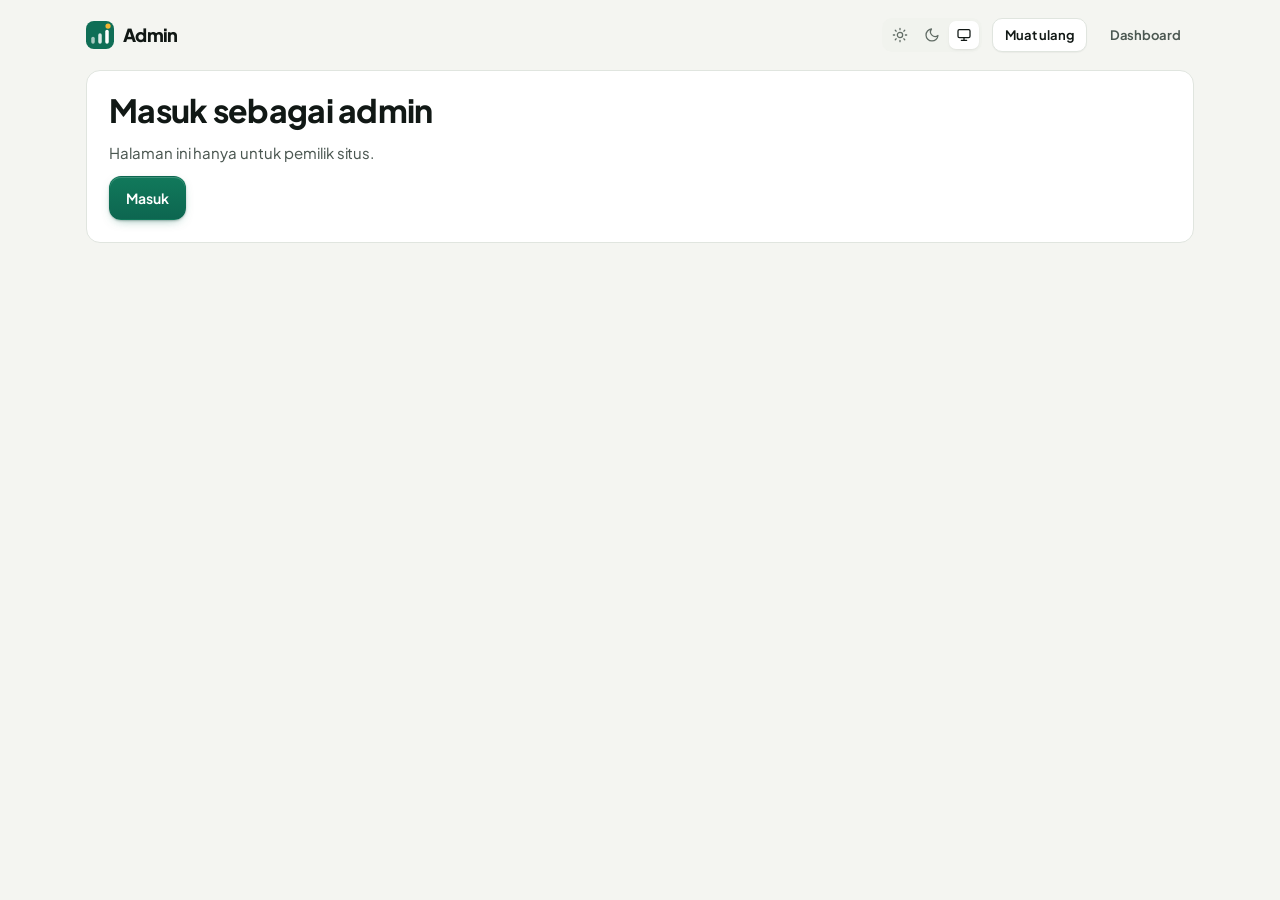
<file: admin.html>
<!doctype html>
<html lang="id">
<head>
<meta charset="utf-8">
<meta name="viewport" content="width=device-width, initial-scale=1">
<meta name="robots" content="noindex">
<title>Admin — Cek Untung</title>
<link rel="icon" href="icon-cek-untung.svg" type="image/svg+xml">
<link rel="apple-touch-icon" href="apple-touch-icon.png">
<script src="assets/theme.js?v=f5317dffb6"></script>
<link rel="stylesheet" href="assets/base.css?v=b11f335bb1">
<link rel="stylesheet" href="assets/account.css?v=315bf620eb">
<script src="assets/config.js?v=dd794d6829"></script>
</head>
<body class="admin">
<div class="wrap">
  <header class="admin-top">
    <a class="brand" href="./"><svg class="logo" width="28" height="28" viewBox="0 0 16 16" aria-hidden="true"><rect class="lg-bg" width="16" height="16" rx="4.5" fill="var(--accent)"/><rect class="lg-b" x="3" y="9" width="2" height="4" rx="1" fill="var(--accent-ink)" opacity=".62"/><rect class="lg-b" x="7" y="7" width="2" height="6" rx="1" fill="var(--accent-ink)" opacity=".85"/><rect class="lg-b" x="11" y="5" width="2" height="8" rx="1" fill="var(--accent-ink)"/><circle class="lg-d" cx="12.6" cy="2.9" r="1.5" fill="var(--mark)"/></svg>Admin</a>
    <div class="row-gap"><span data-theme-toggle></span><button class="btn sm" type="button" id="reload">Muat ulang</button><a class="btn sm quiet" href="dashboard.html">Dashboard</a></div>
  </header>
  <main class="admin-grid" id="main" aria-live="polite"><p class="muted">Memuat…</p></main>
</div>
<div id="toast" class="toast" role="status" hidden></div>
<script src="assets/akses.js?v=7dc909ad5d"></script>
<script src="assets/cloud.js?v=94e6ce565c"></script>
<script>
(() => {
  const C = window.CEK_CONFIG || {};
  const cloud = CekCloud.init({ url: C.supabaseUrl, key: C.supabaseAnonKey });
  const $ = (s) => document.querySelector(s);
  const esc = (s) => String(s ?? '').replace(/[&<>"']/g, (c) => ({ '&': '&amp;', '<': '&lt;', '>': '&gt;', '"': '&quot;', "'": '&#39;' }[c]));
  const toast = (m) => { const t = $('#toast'); t.textContent = m; t.hidden = false; clearTimeout(toast.t); toast.t = setTimeout(() => { t.hidden = true; }, 3200); };
  const today = () => new Date().toLocaleDateString('sv-SE');
  // Status Pro dari assets/akses.js, dengan tanggal server dari status_situs yang sudah dimuat di load() (D1, 13 Nov 2026);
  // belum dimuat/gagal → tanggal perangkat.
  const proAktif = (p) => CekAkses.proAkun(p, CekAkses.hariIni(CekAkses.statusServerSah(situs)));
  const plus = (months, from) => { const d = from && from > today() ? new Date(`${from}T00:00:00`) : new Date(); d.setMonth(d.getMonth() + months); return d.toLocaleDateString('sv-SE'); };
  const tgl = (d) => (d ? new Date(d.length > 10 ? d : `${d}T00:00:00`).toLocaleDateString('id-ID', { day: 'numeric', month: 'short', year: 'numeric' }) : '—');
  const PLAN = { pro_bulanan: 'Pro bulanan', pro_tahunan: 'Pro tahunan', jasa: 'Jasa laporan' };
  const rp = (n) => `Rp${Number(n || 0).toLocaleString('id-ID')}`;
  const HARGA = { normal: 149000, awal: 99000 };   // harga Pro per tahun & harga pengguna awal (keputusan pemilik 1 Nov 2026)
  // situs = status_situs() dari server; null bila SQL tahap 2 belum dijalankan. beli = id pengguna yang formnya terbuka.
  let profiles = [], requests = [], purchases = [], situs = null, beli = null, q = '';
  // masukan = null bila tabel feedback belum dibuat (SQL belum dijalankan ulang). fbFilter: 'aktif' (baru+dibaca) / 'semua'.
  let masukan = null, fbFilter = 'aktif';
  // Pembayaran online (Duitku): pesanan = null bila SQL pembayaran belum dijalankan; modeBayar dari server.
  let pesanan = null, modeBayar = null;
  const ST_PESANAN = { menunggu: 'todo', lunas: 'ok', gagal: 'bad', kedaluwarsa: '' };
  const JENIS = { saran: 'Saran fitur', masalah: 'Ada yang salah', lainnya: 'Lainnya' };
  const sudahHargaAwal = (id) => purchases.some((b) => b.user_id === id && b.harga_pengguna_awal);

  async function load() {
    const main = $('#main');
    if (!cloud.enabled) { main.innerHTML = '<p class="panel">Akun belum diaktifkan. Isi <code>supabaseUrl</code> dan <code>supabaseAnonKey</code> di <code>assets/config.js</code>.</p>'; return; }
    if (!cloud.auth.user()) { main.innerHTML = '<div class="panel" style="display:grid;gap:12px;justify-items:start"><h2>Masuk sebagai admin</h2><p class="muted">Halaman ini hanya untuk pemilik situs.</p><a class="btn primary" href="akun.html?next=admin.html">Masuk</a></div>'; return; }
    try {
      const me = await cloud.db.profile();
      if (!me || !me.is_admin) { main.innerHTML = '<div class="panel"><h2>Bukan admin</h2><p class="muted" style="margin-top:8px">Akun ini belum ditandai admin. Di Supabase: Table Editor → profiles → baris akun Anda → ubah <code>is_admin</code> menjadi <code>true</code>.</p></div>'; return; }
      [profiles, requests] = await Promise.all([cloud.db.adminProfiles(), cloud.db.adminRequests()]);
      // Tahap 2: gagal = SQL tahap 2 belum dijalankan; halaman tetap bisa dipakai dengan fitur lama.
      [situs, purchases, masukan] = await Promise.all([cloud.db.statusSitus().catch(() => null), cloud.db.adminPurchases().catch(() => []), cloud.db.adminFeedback().catch(() => null)]);
      [pesanan, modeBayar] = await Promise.all([cloud.db.adminPesanan().catch(() => null), cloud.db.statusPembayaran().then((x) => x && x.mode).catch(() => null)]);
      render();
    } catch (e) { main.innerHTML = `<p class="panel bad">${esc(e.message)}</p>`; }
  }
  function render() {
    const byId = new Map(profiles.map((p) => [p.id, p]));
    const week = new Date(Date.now() - 7 * 864e5).toISOString();
    const open = requests.filter((r) => r.status === 'baru' || r.status === 'diproses');
    const pros = profiles.filter((p) => proAktif(p));
    const list = profiles.filter((p) => !q || `${p.email} ${p.full_name} ${p.store_name} ${p.whatsapp}`.toLowerCase().includes(q));
    $('#main').innerHTML = `
      <section class="stats">
        <div class="stat"><span class="small muted">Pengguna</span><b>${profiles.length}</b></div>
        <div class="stat"><span class="small muted">Pro aktif</span><b>${pros.length}</b></div>
        <div class="stat"><span class="small muted">Permintaan menunggu</span><b>${open.length}</b></div>
        <div class="stat"><span class="small muted">Daftar 7 hari terakhir</span><b>${profiles.filter((p) => p.created_at > week).length}</b></div>
        <div class="stat"><span class="small muted">Masukan baru</span><b>${masukan ? masukan.filter((f) => f.status === 'baru').length : '—'}</b></div>
      </section>
      ${panelMasukan(byId)}
      ${panelPembayaran(byId)}
      ${situs ? `<section class="panel"><h3 style="margin-bottom:6px">Masa beta &amp; pembelian</h3>
        <p class="small muted" style="margin-bottom:12px">Tanggal server hari ini: <b>${tgl(situs.hari_ini)}</b>. Masa beta ${situs.beta_aktif ? '<span class="badge ok">aktif</span>' : '<span class="badge">tidak aktif</span>'}${situs.pembelian_dibuka_pada ? ` · batas klaim harga pengguna awal ${tgl(situs.klaim_harga_awal_sampai)}` : ''}</p>
        <div class="row-gap" style="align-items:end;flex-wrap:wrap">
          <label class="small">Beta gratis sampai (kosong = tanpa beta)<br><input class="plain" type="date" id="situs-beta" value="${esc(situs.beta_gratis_sampai || '')}"></label>
          <label class="small">Pembelian Pro dibuka pada (kosong = belum)<br><input class="plain" type="date" id="situs-buka" value="${esc(situs.pembelian_dibuka_pada || '')}"></label>
          <button class="btn sm primary" type="button" id="situs-simpan">Simpan</button></div>
        <p class="tiny faint" style="margin-top:8px">Akun yang dibuat sampai akhir masa beta tercatat sebagai pengguna awal. Mengubah tanggal tidak mencabut status pengguna awal yang sudah ada. Teks pengumuman di halaman depan ikut tanggal ini.</p></section>`
        : '<section class="panel"><p class="small muted">Fitur tahap 2 (masa beta, pengguna awal, catatan pembelian) belum aktif: jalankan ulang <code>supabase/schema.sql</code> di SQL Editor. Lihat <code>supabase/PANDUAN.md</code>.</p></section>'}
      <section class="panel"><h3 style="margin-bottom:12px">Permintaan upgrade</h3>
        ${requests.length ? `<div class="tablewrap"><table class="tbl"><thead><tr><th>Tanggal</th><th>Pengguna</th><th>Paket</th><th>Catatan</th><th>Status</th><th></th></tr></thead><tbody>
          ${requests.map((r) => { const p = byId.get(r.user_id) || {}; return `<tr><td>${tgl(r.created_at)}</td><td><b>${esc(p.email || r.user_id)}</b><br><span class="tiny faint">${esc(p.store_name || '')} ${esc(p.whatsapp || '')}</span></td>
            <td>${PLAN[r.plan] || esc(r.plan)}</td><td class="small">${esc(r.note)}</td><td><span class="badge ${r.status === 'selesai' ? 'ok' : r.status === 'ditolak' ? 'bad' : 'todo'}">${esc(r.status)}</span></td>
            <td>${r.status === 'baru' || r.status === 'diproses' ? `<div class="row-gap">${situs ? `<button class="btn sm primary" data-beli="${esc(r.user_id)}">Catat pembelian</button>` : `<button class="btn sm primary" data-pro="${esc(r.user_id)}" data-months="${r.plan === 'pro_tahunan' ? 12 : 1}">Aktifkan ${r.plan === 'pro_tahunan' ? '1 tahun' : '1 bulan'}</button>`}<button class="btn sm quiet" data-reject="${r.id}">Tolak</button></div>` : ''}</td></tr>`; }).join('')}
          </tbody></table></div>` : '<p class="muted small">Belum ada permintaan.</p>'}
      </section>
      <section class="panel"><div style="display:flex;justify-content:space-between;gap:12px;flex-wrap:wrap;margin-bottom:12px"><h3>Pengguna</h3><input class="plain" id="q" type="search" placeholder="Cari email, nama, toko…" value="${esc(q)}" style="max-width:280px"></div>
        <div class="tablewrap"><table class="tbl"><thead><tr><th>Pengguna</th><th>Daftar</th><th>Pro sampai</th><th>Atur Pro</th></tr></thead><tbody>
        ${list.map((p) => `<tr><td><b>${esc(p.email)}</b>${p.is_admin ? ' <span class="badge">admin</span>' : ''}${p.penguji_pembayaran ? ' <span class="badge todo">penguji pembayaran</span>' : ''}${p.pengguna_awal ? ` <span class="badge ${sudahHargaAwal(p.id) ? '' : 'ok'}">pengguna awal${sudahHargaAwal(p.id) ? ' · harga khusus terpakai' : ''}</span>` : ''}<br><span class="tiny faint">${esc(p.full_name)} ${p.store_name ? `· ${esc(p.store_name)}` : ''} ${esc(p.whatsapp)}</span></td>
          <td class="small">${tgl(p.created_at)}</td><td>${proAktif(p) ? `<span class="badge pro">${tgl(p.pro_until)}</span>` : p.pro_until ? `<span class="small faint">berakhir ${tgl(p.pro_until)}</span>` : '<span class="faint">—</span>'}</td>
          <td><div class="row-gap">${situs ? `<button class="btn sm primary" data-beli="${esc(p.id)}">Catat pembelian</button>` : ''}<button class="btn sm" data-pro="${esc(p.id)}" data-months="1">+1 bln</button><button class="btn sm" data-pro="${esc(p.id)}" data-months="12">+1 thn</button>${p.pro_until ? `<button class="btn sm quiet danger" data-off="${esc(p.id)}">Matikan</button>` : ''}${pesanan ? `<button class="btn sm quiet" data-penguji="${esc(p.id)}" data-nilai="${p.penguji_pembayaran ? '0' : '1'}">${p.penguji_pembayaran ? 'Hapus penguji' : 'Jadikan penguji'}</button>` : ''}</div></td></tr>${beli === p.id ? formBeli(p) : ''}`).join('') || '<tr><td colspan="4" class="muted">Tidak ada pengguna yang cocok.</td></tr>'}
        </tbody></table></div><p class="tiny faint" style="margin-top:8px">"Catat pembelian" = Pro 1 tahun + tersimpan di catatan pembelian. Tombol +1 bln / +1 thn / Matikan hanya untuk koreksi manual (tidak tercatat sebagai pembelian).</p></section>
      ${purchases.length ? `<section class="panel"><h3 style="margin-bottom:12px">Catatan pembelian Pro</h3><div class="tablewrap"><table class="tbl"><thead><tr><th>Dicatat</th><th>Pengguna</th><th>Harga</th><th>Berlaku</th><th>Catatan</th></tr></thead><tbody>
        ${purchases.map((b) => `<tr><td class="small">${tgl(b.created_at)}</td><td>${esc((byId.get(b.user_id) || {}).email || b.user_id)}</td><td>${rp(b.harga)}${b.harga_pengguna_awal ? ' <span class="badge ok">pengguna awal</span>' : ''}</td><td class="small">${tgl(b.mulai)} – ${tgl(b.sampai)}</td><td class="small">${esc(b.catatan)}</td></tr>`).join('')}
        </tbody></table></div></section>` : ''}`;
  }
  /** Masukan pengguna: isi pesan dari pengguna (tidak tepercaya) selalu di-escape. */
  function panelMasukan(byId) {
    if (!masukan) return '<section class="panel"><h3 style="margin-bottom:6px">Masukan pengguna</h3><p class="small muted">Belum aktif: jalankan ulang <code>supabase/schema.sql</code> di SQL Editor (bagian MASUKAN PENGGUNA).</p></section>';
    const list = masukan.filter((f) => fbFilter === 'semua' || f.status !== 'selesai');
    const kontak = (p) => [p.email, p.whatsapp].filter(Boolean).map(esc).join(' · ');
    return `<section class="panel"><div style="display:flex;justify-content:space-between;gap:12px;flex-wrap:wrap;margin-bottom:12px"><h3>Masukan pengguna</h3>
      <div class="row-gap"><button class="btn sm ${fbFilter === 'aktif' ? 'primary' : ''}" type="button" data-fb-filter="aktif">Belum selesai</button><button class="btn sm ${fbFilter === 'semua' ? 'primary' : ''}" type="button" data-fb-filter="semua">Semua (${masukan.length})</button></div></div>
      ${list.length ? `<div class="fb-list">${list.map((f) => { const p = byId.get(f.user_id) || {}; return `<article class="fb-item">
        <div class="fb-meta"><span class="badge ${f.jenis === 'masalah' ? 'bad' : f.jenis === 'saran' ? 'ok' : ''}">${JENIS[f.jenis] || esc(f.jenis)}</span>
          <span class="badge ${f.status === 'baru' ? 'todo' : f.status === 'selesai' ? 'ok' : ''}">${esc(f.status)}</span>
          <span class="tiny faint">${tgl(f.created_at)}${f.halaman ? ` · halaman ${esc(f.halaman)}` : ''}</span></div>
        <p class="fb-pesan">${esc(f.pesan)}</p>
        <div class="fb-meta"><span class="small"><b>${esc(p.full_name || p.email || 'Pengguna')}</b>${p.store_name ? ` · ${esc(p.store_name)}` : ''}</span>
          ${f.boleh_dihubungi ? `<span class="small">Boleh dihubungi: ${kontak(p) || '—'}</span>` : '<span class="tiny faint">Tidak minta dihubungi</span>'}</div>
        <div class="row-gap">${f.status === 'baru' ? `<button class="btn sm" type="button" data-fb="${f.id}" data-st="dibaca">Tandai dibaca</button>` : ''}${f.status !== 'selesai' ? `<button class="btn sm primary" type="button" data-fb="${f.id}" data-st="selesai">Selesai</button>` : `<button class="btn sm quiet" type="button" data-fb="${f.id}" data-st="dibaca">Buka lagi</button>`}</div>
      </article>`; }).join('')}</div>` : `<p class="muted small">${masukan.length ? 'Semua masukan sudah selesai. 🎉' : 'Belum ada masukan.'}</p>`}</section>`;
  }
  /** Pembayaran online Duitku: mode (mati/sandbox) + daftar pesanan. Production dibuka lewat persetujuan terpisah. */
  function panelPembayaran(byId) {
    if (!pesanan) return '<section class="panel"><h3 style="margin-bottom:6px">Pembayaran online (Duitku)</h3><p class="small muted">Belum aktif: jalankan ulang <code>supabase/schema.sql</code> di SQL Editor (bagian PEMBAYARAN ONLINE). Lihat <code>supabase/PANDUAN.md</code>.</p></section>';
    const mode = modeBayar || 'mati';
    return `<section class="panel"><div style="display:flex;justify-content:space-between;gap:12px;flex-wrap:wrap;margin-bottom:8px"><h3>Pembayaran online (Duitku)</h3>
      <div class="row-gap"><span class="small">Mode: <span class="badge ${mode === 'sandbox' ? 'todo' : mode === 'production' ? 'ok' : ''}">${esc(mode)}</span></span>
      ${mode !== 'mati' ? '<button class="btn sm quiet danger" type="button" data-mode-bayar="mati">Tutup pembayaran</button>' : ''}${mode !== 'sandbox' ? '<button class="btn sm" type="button" data-mode-bayar="sandbox">Buka Sandbox (penguji saja)</button>' : ''}</div></div>
      <p class="tiny faint" style="margin-bottom:12px">Sandbox: hanya akun bertanda "penguji pembayaran" yang melihat tombol beli, dengan uang tiruan. Pro aktif otomatis hanya setelah notifikasi Duitku lolos pemeriksaan tanda tangan dan nominal.</p>
      ${pesanan.length ? `<div class="tablewrap"><table class="tbl"><thead><tr><th>Dibuat</th><th>Pengguna</th><th>Harga</th><th>Status</th><th>Pesanan / referensi</th><th>Notifikasi terakhir</th></tr></thead><tbody>
        ${pesanan.map((o) => { const cb = o.callback_terakhir || {}; return `<tr><td class="small">${tgl(o.dibuat)}</td><td>${esc((byId.get(o.user_id) || {}).email || o.email)}</td>
          <td>${rp(o.harga)}${o.harga_pengguna_awal ? ' <span class="badge ok">pengguna awal</span>' : ''}${o.mode === 'sandbox' ? ' <span class="badge">sandbox</span>' : ''}</td>
          <td><span class="badge ${ST_PESANAN[o.status] ?? ''}">${esc(o.status)}</span>${o.dibayar_pada ? `<br><span class="tiny faint">${tgl(o.dibayar_pada)}${o.kode_metode ? ` · ${esc(o.kode_metode)}` : ''}</span>` : ''}</td>
          <td class="small">${esc(o.order_id)}<br><span class="tiny faint">${esc(o.referensi || '—')}</span></td>
          <td class="small">${cb.hasil ? `${esc(cb.hasil)}<br><span class="tiny faint">${tgl(cb.waktu)}</span>` : '<span class="faint">—</span>'}</td></tr>`; }).join('')}
        </tbody></table></div>` : '<p class="muted small">Belum ada pesanan.</p>'}</section>`;
  }
  /** Form catat pembelian (satu baris di bawah pengguna). Server tetap memeriksa semua syarat harga pengguna awal. */
  function formBeli(p) {
    const awal = p.pengguna_awal && !sudahHargaAwal(p.id);
    const bisaAwal = awal && situs && situs.pembelian_dibuka_pada && situs.hari_ini <= situs.klaim_harga_awal_sampai;
    return `<tr><td colspan="4"><div class="row-gap" style="align-items:end;flex-wrap:wrap">
      <label class="small">Harga dibayar (Rp)<br><input class="plain" type="number" min="0" step="1000" id="beli-harga" value="${bisaAwal ? HARGA.awal : HARGA.normal}" style="max-width:140px"></label>
      ${awal ? `<label class="small"><input type="checkbox" id="beli-awal" ${bisaAwal ? 'checked' : 'disabled'}> Harga khusus pengguna awal (tahun pertama)${bisaAwal ? '' : ' · pembelian belum dibuka / lewat 30 hari'}</label>` : ''}
      <label class="small">Catatan (mis. transfer BCA 1 Jan)<br><input class="plain" id="beli-catatan" maxlength="200" style="max-width:240px"></label>
      <button class="btn sm primary" type="button" id="beli-simpan" data-target="${esc(p.id)}">Simpan &amp; aktifkan 1 tahun</button><button class="btn sm quiet" type="button" id="beli-batal">Batal</button></div></td></tr>`;
  }
  document.addEventListener('click', async (e) => {
    const t = e.target.closest('button');
    if (!t) return;
    try {
      if (t.id === 'reload') return load();
      if (t.dataset.beli) { beli = beli === t.dataset.beli ? null : t.dataset.beli; return render(); }
      if (t.id === 'beli-batal') { beli = null; return render(); }
      if (t.id === 'beli-simpan') {
        const p = profiles.find((x) => x.id === t.dataset.target) || {};
        const harga = Math.round(Number($('#beli-harga').value));
        const awal = !!($('#beli-awal') && $('#beli-awal').checked);
        if (!Number.isFinite(harga) || harga < 0) { toast('Isi harga dengan angka rupiah.'); return; }
        if (!confirm(`Catat pembelian ${rp(harga)}${awal ? ' (harga pengguna awal)' : ''} dan aktifkan Pro 1 tahun untuk ${p.email || 'pengguna'}?`)) return;
        const r = await cloud.db.adminCatatPembelian(t.dataset.target, harga, awal, $('#beli-catatan').value.trim());
        beli = null; toast(`Tercatat. Pro aktif ${tgl(r && r.mulai)} – ${tgl(r && r.sampai)}.`); return load();
      }
      if (t.id === 'situs-simpan') {
        const b = $('#situs-beta').value, d = $('#situs-buka').value;
        if (!confirm(`Simpan: beta gratis ${b ? `sampai ${tgl(b)}` : 'TIDAK ADA'}; pembelian ${d ? `dibuka ${tgl(d)}` : 'belum dibuka'}?`)) return;
        await cloud.db.adminSetSitus(b, d); toast('Pengaturan situs tersimpan.'); return load();
      }
      if (t.dataset.pro) {
        const p = profiles.find((x) => x.id === t.dataset.pro) || {};
        const until = plus(+t.dataset.months, p.pro_until);
        if (!confirm(`Aktifkan Pro untuk ${p.email || 'pengguna'} sampai ${tgl(until)}?`)) return;
        await cloud.db.adminSetPro(t.dataset.pro, until); toast(`Pro aktif sampai ${tgl(until)}.`); return load();
      }
      if (t.dataset.off) { if (!confirm('Matikan Pro pengguna ini?')) return; await cloud.db.adminSetPro(t.dataset.off, null); toast('Pro dimatikan.'); return load(); }
      if (t.dataset.modeBayar) {
        const m = t.dataset.modeBayar;
        if (!confirm(m === 'sandbox' ? 'Buka pembayaran Sandbox? Hanya akun penguji yang bisa membeli, dengan uang tiruan.' : 'Tutup pembayaran online? Pesanan yang sudah dibayar tetap diproses.')) return;
        await cloud.db.adminSetPembayaran(m); toast(m === 'sandbox' ? 'Pembayaran Sandbox dibuka untuk penguji.' : 'Pembayaran online ditutup.'); return load();
      }
      if (t.dataset.penguji) {
        const p = profiles.find((x) => x.id === t.dataset.penguji) || {}, on = t.dataset.nilai === '1';
        if (!confirm(`${on ? 'Jadikan' : 'Hapus'} ${p.email || 'pengguna'} ${on ? 'sebagai' : 'dari'} penguji pembayaran?`)) return;
        await cloud.db.adminSetPenguji(t.dataset.penguji, on); toast(on ? 'Akun ditandai penguji.' : 'Tanda penguji dihapus.'); return load();
      }
      if (t.dataset.fbFilter) { fbFilter = t.dataset.fbFilter; return render(); }
      if (t.dataset.fb) { await cloud.db.adminSetFeedbackStatus(+t.dataset.fb, t.dataset.st); const f = masukan.find((x) => x.id === +t.dataset.fb); if (f) f.status = t.dataset.st; toast(t.dataset.st === 'selesai' ? 'Masukan ditandai selesai.' : 'Status masukan diperbarui.'); return render(); }
      if (t.dataset.reject) { await cloud.db.adminSetRequestStatus(+t.dataset.reject, 'ditolak'); toast('Permintaan ditolak.'); return load(); }
    } catch (err) { toast(err.message); }
  });
  document.addEventListener('input', (e) => { if (e.target.id === 'q') { q = e.target.value.toLowerCase(); const pos = e.target.selectionStart; render(); const i = $('#q'); i.focus(); i.setSelectionRange(pos, pos); } });
  load();
})();
</script>
</body>
</html>
</file>
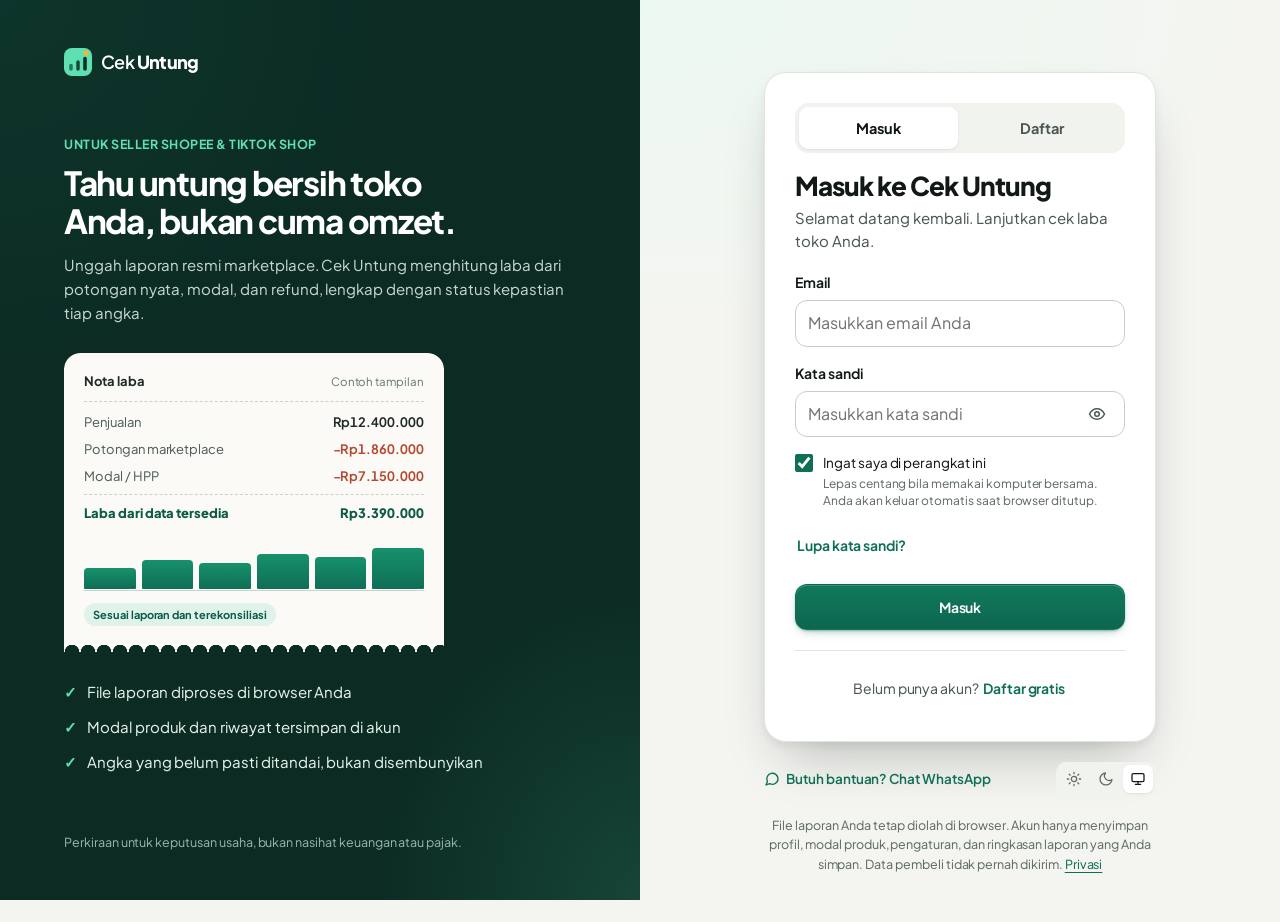
<file: akun.html>
<!doctype html>
<html lang="id">
<head>
<meta charset="utf-8">
<meta name="viewport" content="width=device-width, initial-scale=1">
<title>Masuk atau daftar — Cek Untung</title>
<meta name="description" content="Masuk atau daftar Cek Untung untuk menyimpan modal produk dan riwayat laporan toko Anda.">
<meta name="theme-color" content="#0f6e56">
<link rel="icon" href="icon-cek-untung.svg" type="image/svg+xml">
<link rel="apple-touch-icon" href="apple-touch-icon.png">
<script src="assets/theme.js?v=f5317dffb6"></script>
<link rel="stylesheet" href="assets/base.css?v=b11f335bb1">
<link rel="stylesheet" href="assets/account.css?v=315bf620eb">
<script src="assets/config.js?v=dd794d6829"></script>
<script src="assets/analytics.js?v=d923a1e0ea" defer></script>
</head>
<body class="acct">
<aside class="acct-side" aria-label="Tentang Cek Untung">
  <a class="brand" href="./"><svg class="logo" width="28" height="28" viewBox="0 0 16 16" aria-hidden="true"><rect class="lg-bg" width="16" height="16" rx="4.5" fill="var(--accent)"/><rect class="lg-b" x="3" y="9" width="2" height="4" rx="1" fill="var(--accent-ink)" opacity=".62"/><rect class="lg-b" x="7" y="7" width="2" height="6" rx="1" fill="var(--accent-ink)" opacity=".85"/><rect class="lg-b" x="11" y="5" width="2" height="8" rx="1" fill="var(--accent-ink)"/><circle class="lg-d" cx="12.6" cy="2.9" r="1.5" fill="var(--mark)"/></svg><span class="wm">Cek <b>Untung</b></span></a>
  <div class="side-mid">
  <div class="side-copy">
    <p class="side-eyebrow">Untuk seller Shopee &amp; TikTok Shop</p>
    <h2>Tahu untung bersih toko Anda, bukan cuma omzet.</h2>
    <p class="side-lead">Unggah laporan resmi marketplace. Cek Untung menghitung laba dari potongan nyata, modal, dan refund, lengkap dengan status kepastian tiap angka.</p>
  </div>
  <figure class="side-nota" aria-label="Contoh tampilan nota laba dengan angka contoh">
    <div class="sn-head"><b>Nota laba</b><span>Contoh tampilan</span></div>
    <dl>
      <div><dt>Penjualan</dt><dd>Rp12.400.000</dd></div>
      <div><dt>Potongan marketplace</dt><dd class="neg">−Rp1.860.000</dd></div>
      <div><dt>Modal / HPP</dt><dd class="neg">−Rp7.150.000</dd></div>
      <div class="sn-total"><dt>Laba dari data tersedia</dt><dd>Rp3.390.000</dd></div>
    </dl>
    <div class="sn-bars" aria-hidden="true"><i style="--h:42%"></i><i style="--h:58%"></i><i style="--h:51%"></i><i style="--h:70%"></i><i style="--h:64%"></i><i style="--h:82%"></i></div>
    <span class="sn-chip">Sesuai laporan dan terekonsiliasi</span>
  </figure>
  <ul class="side-points"><li>File laporan diproses di browser Anda</li><li>Modal produk dan riwayat tersimpan di akun</li><li>Angka yang belum pasti ditandai, bukan disembunyikan</li></ul>
  </div>
  <small>Perkiraan untuk keputusan usaha, bukan nasihat keuangan atau pajak.</small>
</aside>
<div class="acct-wrap">
  <a class="brand" href="./"><svg class="logo" width="28" height="28" viewBox="0 0 16 16" aria-hidden="true"><rect class="lg-bg" width="16" height="16" rx="4.5" fill="var(--accent)"/><rect class="lg-b" x="3" y="9" width="2" height="4" rx="1" fill="var(--accent-ink)" opacity=".62"/><rect class="lg-b" x="7" y="7" width="2" height="6" rx="1" fill="var(--accent-ink)" opacity=".85"/><rect class="lg-b" x="11" y="5" width="2" height="8" rx="1" fill="var(--accent-ink)"/><circle class="lg-d" cx="12.6" cy="2.9" r="1.5" fill="var(--mark)"/></svg><span class="wm">Cek <b>Untung</b></span></a>
  <p class="acct-tag">Cek laba toko marketplace dari laporan resmi Anda.</p>
  <main class="acct-card" id="card" aria-live="polite"></main>
  <div class="acct-foot"><a class="acct-help" data-wa-support="Akun" hidden><svg width="16" height="16" viewBox="0 0 24 24" fill="none" stroke="currentColor" stroke-width="2" stroke-linecap="round" stroke-linejoin="round" aria-hidden="true"><path d="M21 11.5a8.4 8.4 0 0 1-12.4 7.4L3 21l2.1-5.4A8.4 8.4 0 1 1 21 11.5z"/></svg>Butuh bantuan? Chat WhatsApp</a><div data-theme-toggle></div></div>
  <p class="tiny faint acct-note">File laporan Anda tetap diolah di browser. Akun hanya menyimpan profil, modal produk, pengaturan, dan ringkasan laporan yang Anda simpan. Data pembeli tidak pernah dikirim. <a href="privasi.html">Privasi</a></p>
</div>
<div id="toast" class="toast" role="status" hidden></div>
<script src="assets/akses.js?v=7dc909ad5d"></script>
<script src="assets/cloud.js?v=94e6ce565c"></script>
<script src="assets/simpan-lokal.js?v=2e9e56a82e"></script>
<script src="assets/sinkron.js?v=58335e1d77"></script>
<script src="assets/aturan-akun.js?v=09e11c262d"></script>
<script src="assets/situs.js?v=189e22b16a" defer></script>
<script src="assets/akun.js?v=f04da12772"></script>
</body>
</html>
</file>
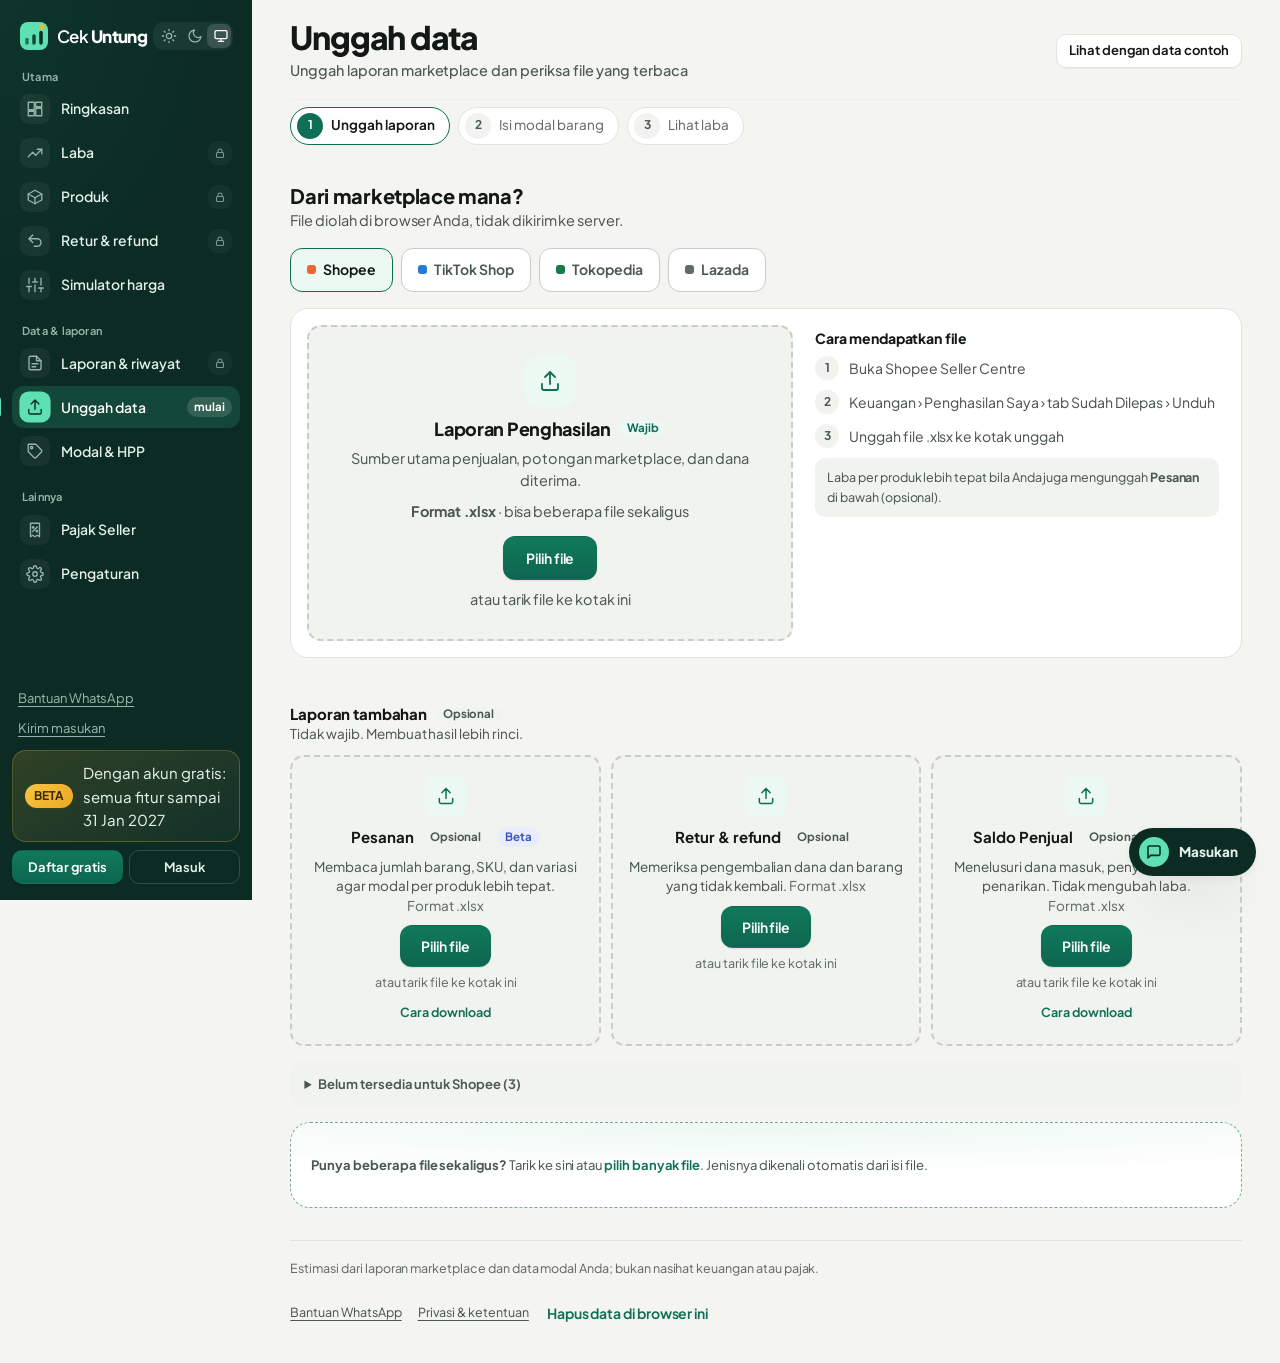
<file: app.html>
<!doctype html>
<html lang="id">
<head>
<meta charset="utf-8">
<meta name="robots" content="noindex">
<title>Cek Untung</title>
<link rel="icon" href="icon-cek-untung.svg" type="image/svg+xml">
<script>location.replace('dashboard.html' + location.search + location.hash);</script>
<meta http-equiv="refresh" content="0; url=dashboard.html">
</head>
<body><a href="dashboard.html">Buka dashboard Cek Untung</a></body>
</html>
</file>
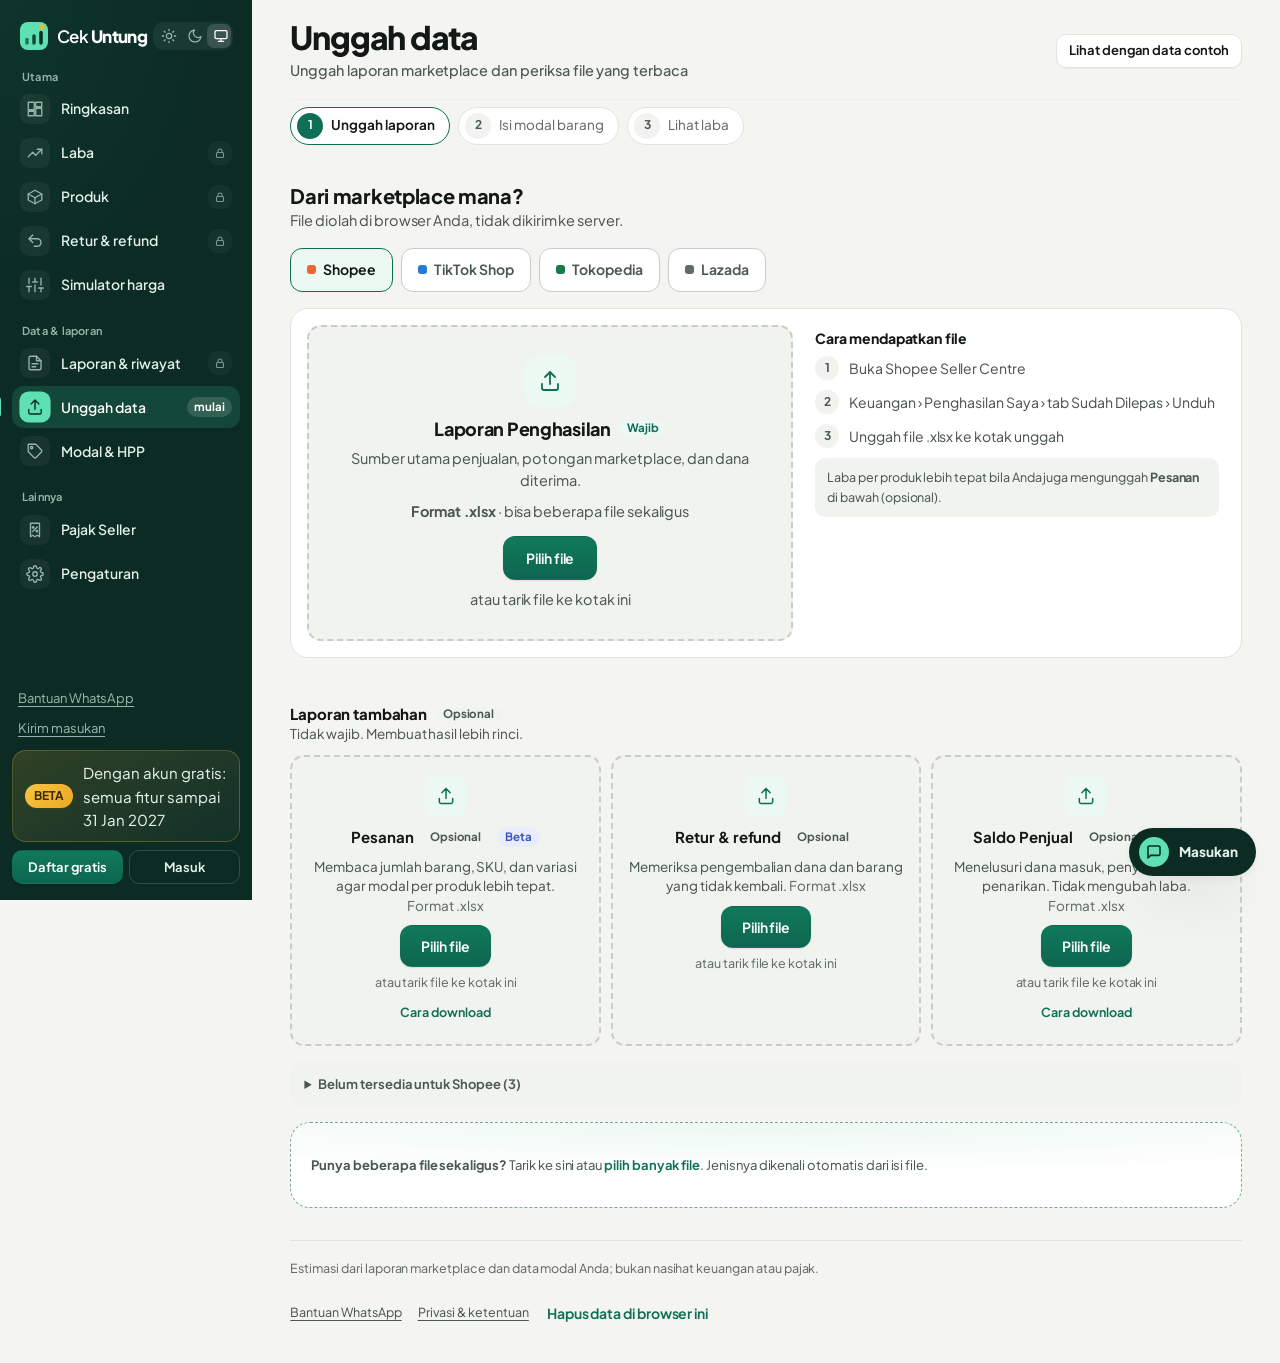
<file: dashboard.html>
<!doctype html>
<html lang="id">
<head>
<meta charset="utf-8">
<meta name="viewport" content="width=device-width, initial-scale=1, viewport-fit=cover">
<title>Dashboard — Cek Untung</title>
<meta name="description" content="Unggah laporan Shopee &amp; TikTok Shop, lalu lihat laba dari data yang tersedia per bulan dan per produk, beserta kualitas data di baliknya.">
<meta name="theme-color" content="#0f6e56">
<link rel="icon" href="icon-cek-untung.svg" type="image/svg+xml">
<link rel="apple-touch-icon" href="apple-touch-icon.png">
<script src="assets/theme.js?v=f5317dffb6"></script>
<script src="assets/motion.js?v=9e6864196f"></script>
<link rel="stylesheet" href="assets/base.css?v=b11f335bb1">
<link rel="stylesheet" href="assets/app.css?v=489bace5fa">
<link rel="stylesheet" href="assets/report.css?v=2e6417a513">
<script src="assets/config.js?v=dd794d6829"></script>
<script src="assets/analytics.js?v=d923a1e0ea" defer></script>
<script src="assets/situs.js?v=189e22b16a" defer></script>
</head>
<body class="app">
<div class="shell screen-only">
  <aside class="side" aria-label="Navigasi">
    <div class="side-head">
      <a class="brand" href="./"><svg class="logo" width="28" height="28" viewBox="0 0 16 16" aria-hidden="true"><rect class="lg-bg" width="16" height="16" rx="4.5" fill="var(--accent)"/><rect class="lg-b" x="3" y="9" width="2" height="4" rx="1" fill="var(--accent-ink)" opacity=".62"/><rect class="lg-b" x="7" y="7" width="2" height="6" rx="1" fill="var(--accent-ink)" opacity=".85"/><rect class="lg-b" x="11" y="5" width="2" height="8" rx="1" fill="var(--accent-ink)"/><circle class="lg-d" cx="12.6" cy="2.9" r="1.5" fill="var(--mark)"/></svg><span class="wm">Cek <b>Untung</b></span></a>
      <span class="side-theme-sm" data-theme-toggle></span>
      <div class="side-account-sm" id="account-sm"></div>
    </div>
    <nav class="nav" id="nav" aria-label="Menu"></nav>
    <div class="side-foot">
      <div class="side-links"><a class="side-help" data-wa-support="Dashboard" hidden>Bantuan WhatsApp</a><button class="side-help" type="button" data-masukan>Kirim masukan</button></div>
      <div id="plan-box"></div>
      <div id="account-box"></div>
    </div>
  </aside>
  <div class="main">
    <div id="top-sentinel" aria-hidden="true"></div>
    <header class="main-top" id="main-top"></header>
    <div class="view" id="view"></div>
    <footer class="app-foot">
      <span>Estimasi dari laporan marketplace dan data modal Anda; bukan nasihat keuangan atau pajak.</span>
      <nav><a data-wa-support="Dashboard" hidden>Bantuan WhatsApp</a><a href="privasi.html">Privasi &amp; ketentuan</a><button class="btn link" type="button" id="wipe-btn">Hapus data di browser ini</button></nav>
    </footer>
  </div>
</div>

<nav class="bnav screen-only" id="bnav" aria-label="Menu utama"></nav>
<!-- Masukan (desain A): tombol mengambang + panel cepat non-modal. Isi panel dibuat assets/app.js (renderMasukan). -->
<button class="fb-fab screen-only" type="button" data-masukan aria-haspopup="dialog" aria-controls="fb-panel"><span class="fb-fab-ic" aria-hidden="true"><svg width="16" height="16" viewBox="0 0 24 24" fill="none" stroke="currentColor" stroke-width="2.4" stroke-linecap="round" stroke-linejoin="round"><path d="M21 15a2 2 0 0 1-2 2H7l-4 4V5a2 2 0 0 1 2-2h14a2 2 0 0 1 2 2z"/></svg></span><span class="fb-fab-t">Masukan</span></button>
<section class="fb-panel screen-only" id="fb-panel" role="dialog" aria-modal="false" aria-labelledby="fb-t" hidden></section>
<dialog id="dlg" class="dialog"></dialog>
<dialog id="sheet" class="dialog sheet" aria-labelledby="sheet-t"></dialog>
<!-- Area pengumuman: selalu ada di halaman (tidak disembunyikan) agar pesan yang muncul dibacakan pembaca layar. -->
<div id="toast" class="toast live" role="status" aria-live="polite" aria-atomic="true"></div>
<div id="report" class="report" aria-hidden="true"></div>
<div id="surat-cetak" class="surat-cetak" aria-hidden="true"></div>

<script src="vendor/xlsx.full.min.js?v=c9506197ca"></script>
<script src="assets/engine.js?v=2fcc490375"></script>
<script src="assets/saldo.js?v=13904a3500"></script>
<script src="assets/pajak.js?v=d56935e2ba"></script>
<script src="assets/surat.js?v=aee4c601dd"></script>
<script src="assets/demo.js?v=37e6aaab22"></script>
<script src="assets/akses.js?v=7dc909ad5d"></script>
<script src="assets/sinkron.js?v=58335e1d77"></script>
<script src="assets/pricelist.js?v=f8a66dcb75"></script>
<script src="assets/license.js?v=d9b45f394d"></script>
<script src="assets/cloud.js?v=94e6ce565c"></script>
<script src="assets/tarif.js?v=86e6a205ea"></script>
<script src="assets/penjelasan.js?v=f9f2e3fd03"></script>
<script src="assets/simpan-lokal.js?v=2e9e56a82e"></script>
<script src="assets/report.js?v=cb54509cf8"></script>
<script src="assets/app.js?v=36b36ca75c"></script>
<script>
  if ('serviceWorker' in navigator && location.protocol === 'https:') navigator.serviceWorker.register('sw.js').catch(() => {});
</script>
</body>
</html>
</file>
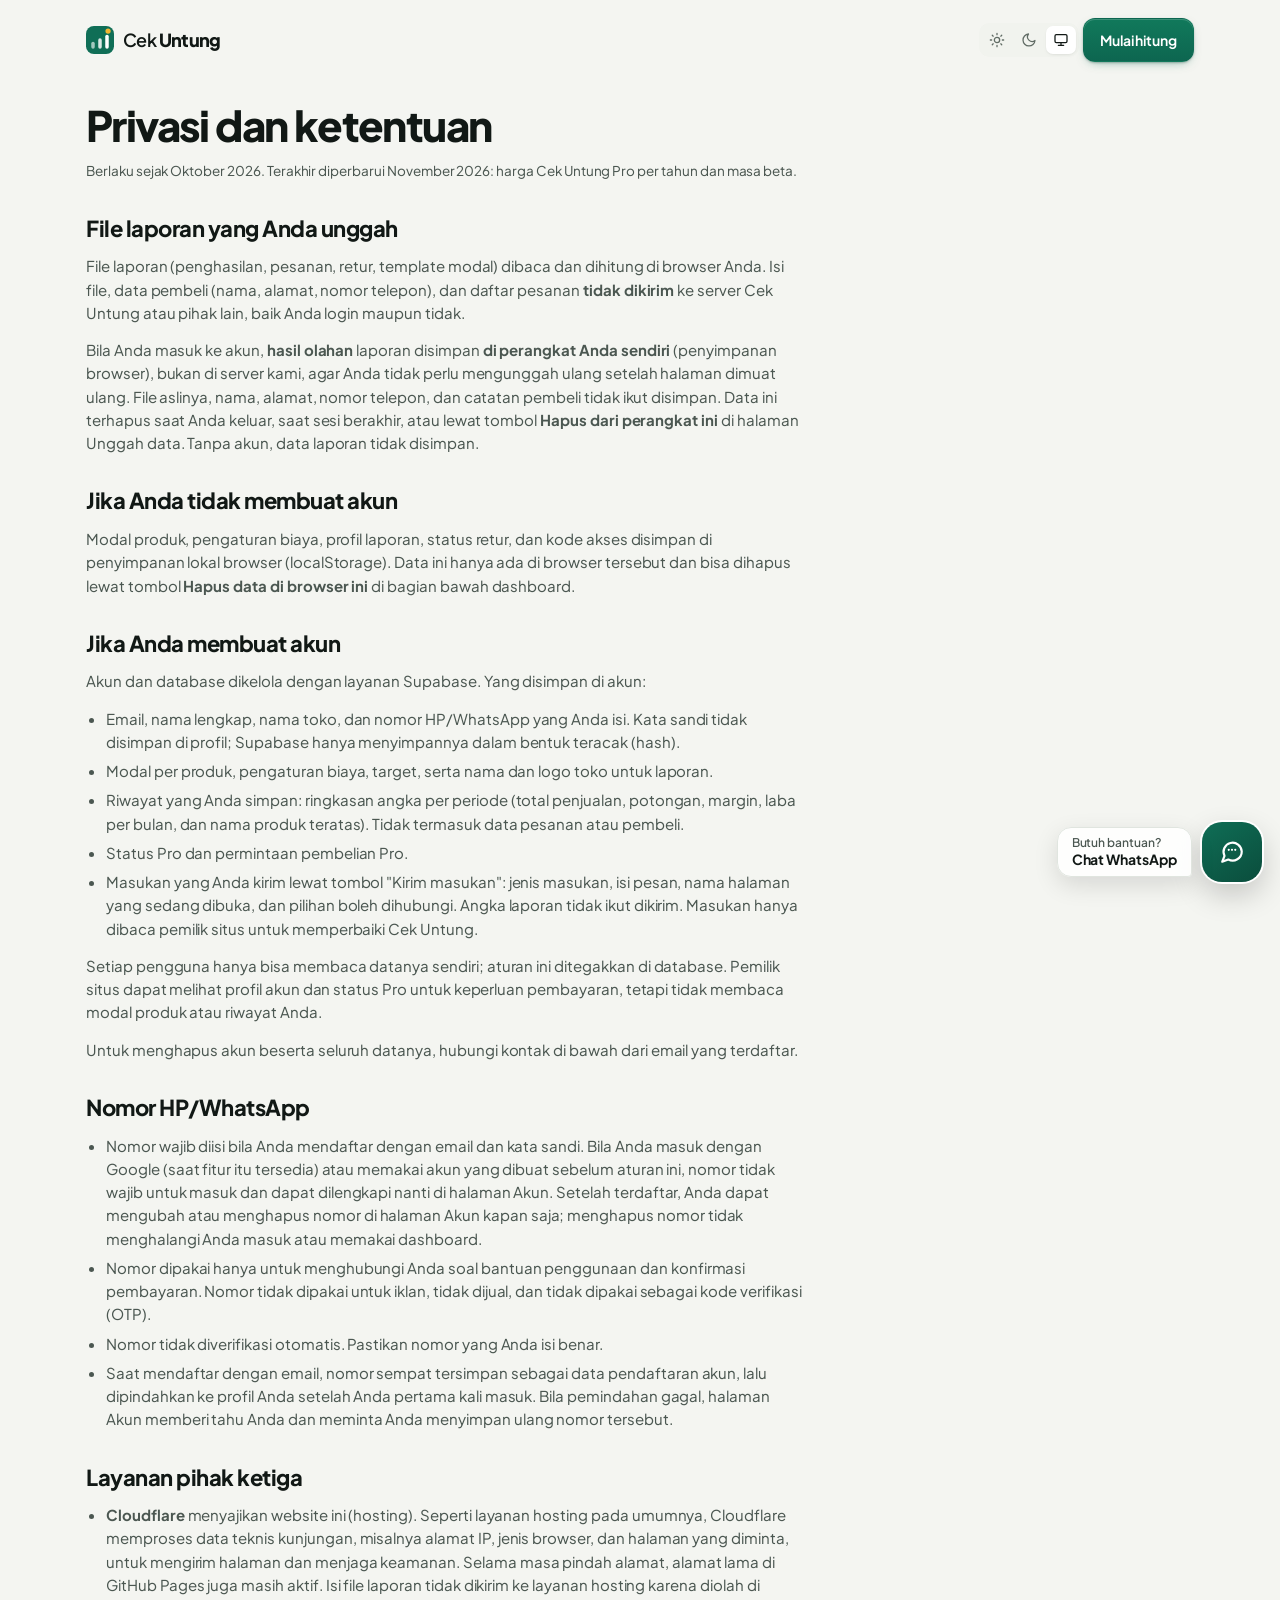
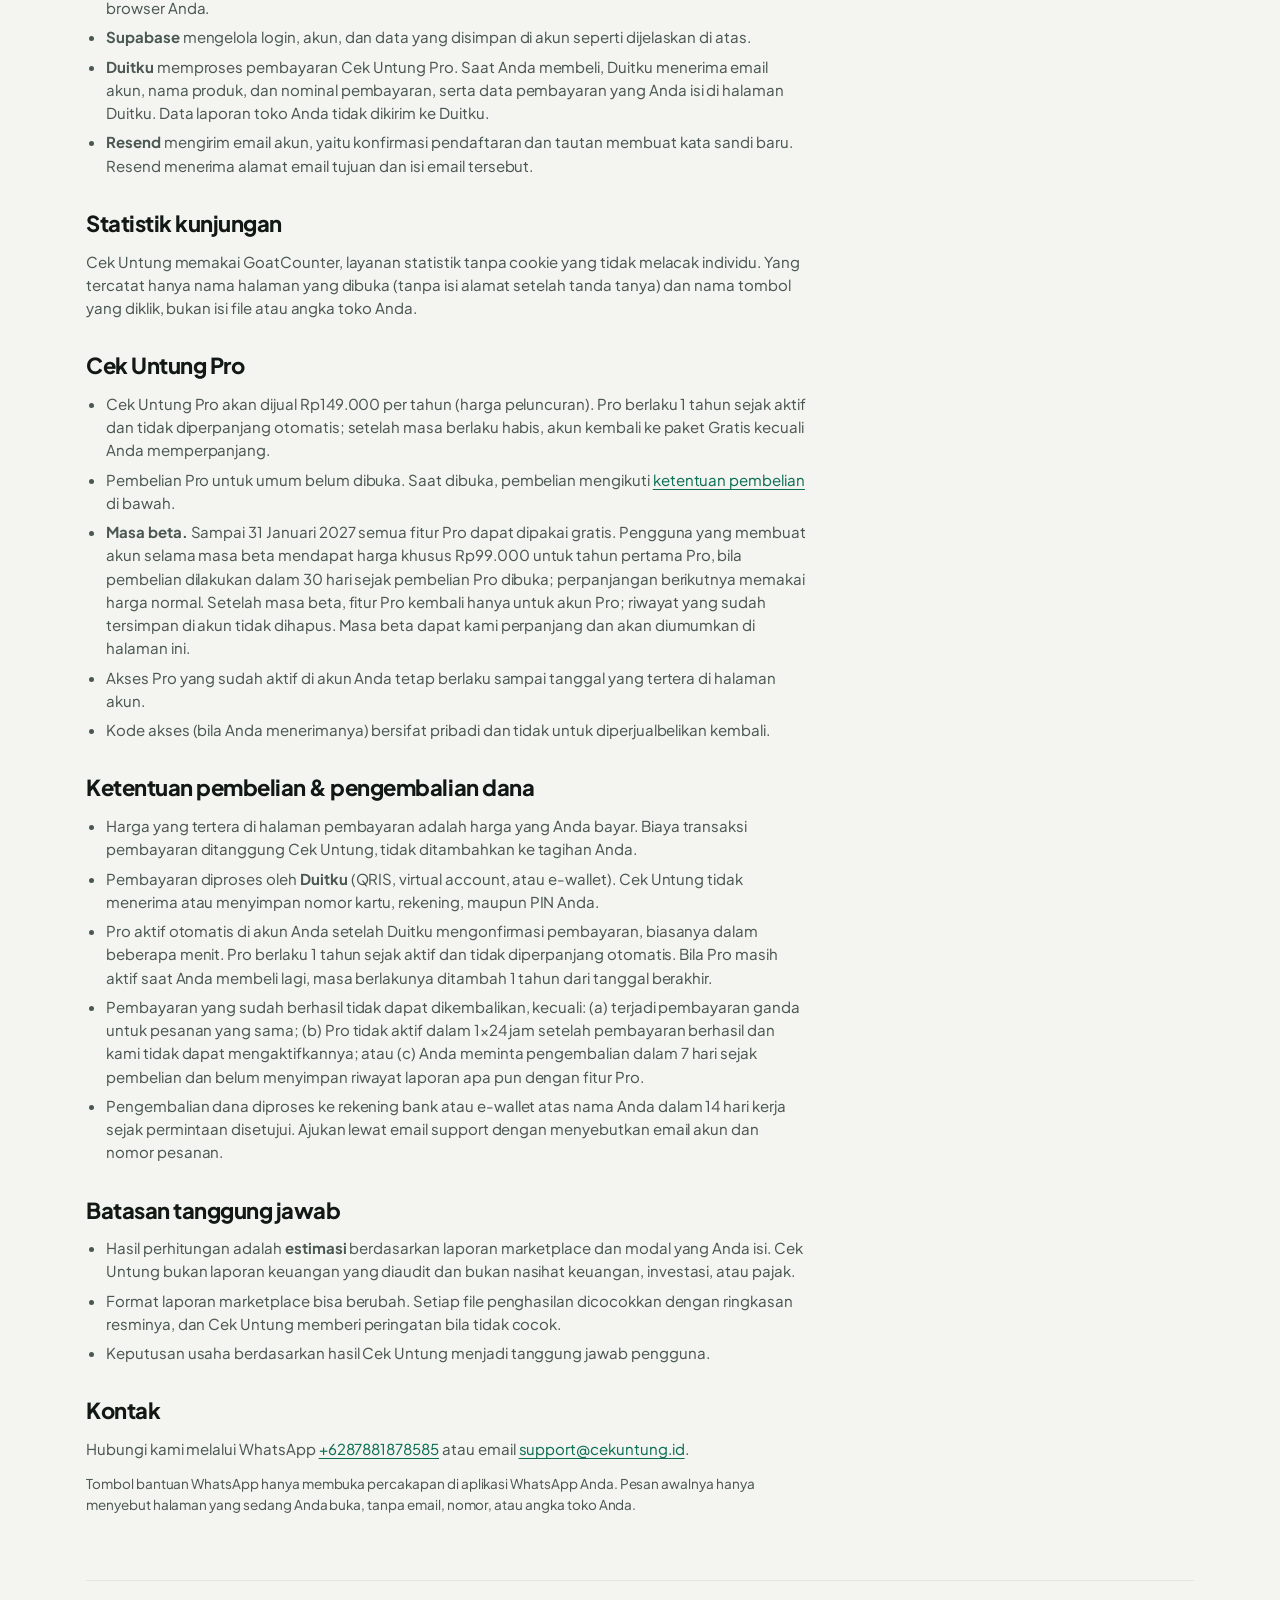
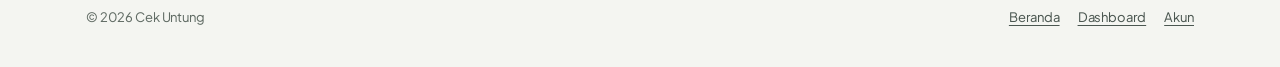
<file: privasi.html>
<!doctype html>
<html lang="id">
<head>
<meta charset="utf-8">
<meta name="viewport" content="width=device-width, initial-scale=1">
<title>Privasi &amp; Ketentuan — Cek Untung</title>
<meta name="description" content="Data apa yang diproses Cek Untung, apa yang disimpan di akun, dan ketentuan penggunaan.">
<link rel="icon" href="icon-cek-untung.svg" type="image/svg+xml">
<link rel="apple-touch-icon" href="apple-touch-icon.png">
<script src="assets/theme.js?v=f5317dffb6"></script>
<link rel="stylesheet" href="assets/base.css?v=b11f335bb1">
<link rel="stylesheet" href="assets/site.css?v=eda17e01a3">
<script src="assets/config.js?v=dd794d6829"></script>
<script src="assets/analytics.js?v=d923a1e0ea" defer></script>
<script src="assets/akses.js?v=7dc909ad5d" defer></script>
<script src="assets/situs.js?v=189e22b16a" defer></script>
</head>
<body>
<div class="wrap">
  <nav class="topbar" aria-label="Utama">
    <a class="brand" href="./"><svg class="logo" width="28" height="28" viewBox="0 0 16 16" aria-hidden="true"><rect class="lg-bg" width="16" height="16" rx="4.5" fill="var(--accent)"/><rect class="lg-b" x="3" y="9" width="2" height="4" rx="1" fill="var(--accent-ink)" opacity=".62"/><rect class="lg-b" x="7" y="7" width="2" height="6" rx="1" fill="var(--accent-ink)" opacity=".85"/><rect class="lg-b" x="11" y="5" width="2" height="8" rx="1" fill="var(--accent-ink)"/><circle class="lg-d" cx="12.6" cy="2.9" r="1.5" fill="var(--mark)"/></svg><span class="wm">Cek <b>Untung</b></span></a>
    <div class="nav-links"><span data-theme-toggle></span><a class="btn primary" href="dashboard.html">Mulai hitung</a></div>
  </nav>
  <main class="prose">
    <h1 style="font-size:clamp(30px,4vw,42px)">Privasi dan ketentuan</h1>
    <p class="small faint">Berlaku sejak Oktober 2026. Terakhir diperbarui November 2026: harga Cek Untung Pro per tahun dan masa beta.</p>

    <h2>File laporan yang Anda unggah</h2>
    <p>File laporan (penghasilan, pesanan, retur, template modal) dibaca dan dihitung di browser Anda. Isi file, data pembeli (nama, alamat, nomor telepon), dan daftar pesanan <b>tidak dikirim</b> ke server Cek Untung atau pihak lain, baik Anda login maupun tidak.</p>
    <p>Bila Anda masuk ke akun, <b>hasil olahan</b> laporan disimpan <b>di perangkat Anda sendiri</b> (penyimpanan browser), bukan di server kami, agar Anda tidak perlu mengunggah ulang setelah halaman dimuat ulang. File aslinya, nama, alamat, nomor telepon, dan catatan pembeli tidak ikut disimpan. Data ini terhapus saat Anda keluar, saat sesi berakhir, atau lewat tombol <b>Hapus dari perangkat ini</b> di halaman Unggah data. Tanpa akun, data laporan tidak disimpan.</p>

    <h2>Jika Anda tidak membuat akun</h2>
    <p>Modal produk, pengaturan biaya, profil laporan, status retur, dan kode akses disimpan di penyimpanan lokal browser (localStorage). Data ini hanya ada di browser tersebut dan bisa dihapus lewat tombol <b>Hapus data di browser ini</b> di bagian bawah dashboard.</p>

    <h2>Jika Anda membuat akun</h2>
    <p>Akun dan database dikelola dengan layanan Supabase. Yang disimpan di akun:</p>
    <ul>
      <li>Email, nama lengkap, nama toko, dan nomor HP/WhatsApp yang Anda isi. Kata sandi tidak disimpan di profil; Supabase hanya menyimpannya dalam bentuk teracak (hash).</li>
      <li>Modal per produk, pengaturan biaya, target, serta nama dan logo toko untuk laporan.</li>
      <li>Riwayat yang Anda simpan: ringkasan angka per periode (total penjualan, potongan, margin, laba per bulan, dan nama produk teratas). Tidak termasuk data pesanan atau pembeli.</li>
      <li>Status Pro dan permintaan pembelian Pro.</li>
      <li>Masukan yang Anda kirim lewat tombol "Kirim masukan": jenis masukan, isi pesan, nama halaman yang sedang dibuka, dan pilihan boleh dihubungi. Angka laporan tidak ikut dikirim. Masukan hanya dibaca pemilik situs untuk memperbaiki Cek Untung.</li>
    </ul>
    <p>Setiap pengguna hanya bisa membaca datanya sendiri; aturan ini ditegakkan di database. Pemilik situs dapat melihat profil akun dan status Pro untuk keperluan pembayaran, tetapi tidak membaca modal produk atau riwayat Anda.</p>
    <p>Untuk menghapus akun beserta seluruh datanya, hubungi kontak di bawah dari email yang terdaftar.</p>

    <h2>Nomor HP/WhatsApp</h2>
    <ul>
      <li>Nomor wajib diisi bila Anda mendaftar dengan email dan kata sandi. Bila Anda masuk dengan Google (saat fitur itu tersedia) atau memakai akun yang dibuat sebelum aturan ini, nomor tidak wajib untuk masuk dan dapat dilengkapi nanti di halaman Akun. Setelah terdaftar, Anda dapat mengubah atau menghapus nomor di halaman Akun kapan saja; menghapus nomor tidak menghalangi Anda masuk atau memakai dashboard.</li>
      <li>Nomor dipakai hanya untuk menghubungi Anda soal bantuan penggunaan dan konfirmasi pembayaran. Nomor tidak dipakai untuk iklan, tidak dijual, dan tidak dipakai sebagai kode verifikasi (OTP).</li>
      <li>Nomor tidak diverifikasi otomatis. Pastikan nomor yang Anda isi benar.</li>
      <li>Saat mendaftar dengan email, nomor sempat tersimpan sebagai data pendaftaran akun, lalu dipindahkan ke profil Anda setelah Anda pertama kali masuk. Bila pemindahan gagal, halaman Akun memberi tahu Anda dan meminta Anda menyimpan ulang nomor tersebut.</li>
    </ul>

    <h2>Layanan pihak ketiga</h2>
    <ul>
      <li><b>Cloudflare</b> menyajikan website ini (hosting). Seperti layanan hosting pada umumnya, Cloudflare memproses data teknis kunjungan, misalnya alamat IP, jenis browser, dan halaman yang diminta, untuk mengirim halaman dan menjaga keamanan. Selama masa pindah alamat, alamat lama di GitHub Pages juga masih aktif. Isi file laporan tidak dikirim ke layanan hosting karena diolah di browser Anda.</li>
      <li><b>Supabase</b> mengelola login, akun, dan data yang disimpan di akun seperti dijelaskan di atas.</li>
      <li><b>Duitku</b> memproses pembayaran Cek Untung Pro. Saat Anda membeli, Duitku menerima email akun, nama produk, dan nominal pembayaran, serta data pembayaran yang Anda isi di halaman Duitku. Data laporan toko Anda tidak dikirim ke Duitku.</li>
      <li><b>Resend</b> mengirim email akun, yaitu konfirmasi pendaftaran dan tautan membuat kata sandi baru. Resend menerima alamat email tujuan dan isi email tersebut.</li>
      <li id="google-note" hidden><b>Google</b>: bila Anda memilih "Lanjutkan dengan Google", Google membagikan nama, alamat email, dan foto profil akun Google Anda kepada Supabase untuk membuat akun atau masuk. Cek Untung tidak meminta akses ke Gmail, Drive, atau data Google lainnya.</li>
    </ul>

    <h2>Statistik kunjungan</h2>
    <p id="analytics-note">Cek Untung memakai GoatCounter, layanan statistik tanpa cookie yang tidak melacak individu. Yang tercatat hanya nama halaman yang dibuka (tanpa isi alamat setelah tanda tanya) dan nama tombol yang diklik, bukan isi file atau angka toko Anda.</p>

    <h2 id="pro">Cek Untung Pro</h2>
    <ul>
      <li>Cek Untung Pro akan dijual Rp149.000 per tahun (harga peluncuran). Pro berlaku 1 tahun sejak aktif dan tidak diperpanjang otomatis; setelah masa berlaku habis, akun kembali ke paket Gratis kecuali Anda memperpanjang.</li>
      <li>Pembelian Pro untuk umum belum dibuka. Saat dibuka, pembelian mengikuti <a href="#pembelian">ketentuan pembelian</a> di bawah.</li>
      <li><b>Masa beta.</b> Sampai 31 Januari 2027 semua fitur Pro dapat dipakai gratis. Pengguna yang membuat akun selama masa beta mendapat harga khusus Rp99.000 untuk tahun pertama Pro, bila pembelian dilakukan dalam 30 hari sejak pembelian Pro dibuka; perpanjangan berikutnya memakai harga normal. Setelah masa beta, fitur Pro kembali hanya untuk akun Pro; riwayat yang sudah tersimpan di akun tidak dihapus. Masa beta dapat kami perpanjang dan akan diumumkan di halaman ini.</li>
      <li>Akses Pro yang sudah aktif di akun Anda tetap berlaku sampai tanggal yang tertera di halaman akun.</li>
      <li>Kode akses (bila Anda menerimanya) bersifat pribadi dan tidak untuk diperjualbelikan kembali.</li>
    </ul>

    <h2 id="pembelian">Ketentuan pembelian &amp; pengembalian dana</h2>
    <ul>
      <li>Harga yang tertera di halaman pembayaran adalah harga yang Anda bayar. Biaya transaksi pembayaran ditanggung Cek Untung, tidak ditambahkan ke tagihan Anda.</li>
      <li>Pembayaran diproses oleh <b>Duitku</b> (QRIS, virtual account, atau e-wallet). Cek Untung tidak menerima atau menyimpan nomor kartu, rekening, maupun PIN Anda.</li>
      <li>Pro aktif otomatis di akun Anda setelah Duitku mengonfirmasi pembayaran, biasanya dalam beberapa menit. Pro berlaku 1 tahun sejak aktif dan tidak diperpanjang otomatis. Bila Pro masih aktif saat Anda membeli lagi, masa berlakunya ditambah 1 tahun dari tanggal berakhir.</li>
      <li>Pembayaran yang sudah berhasil tidak dapat dikembalikan, kecuali: (a) terjadi pembayaran ganda untuk pesanan yang sama; (b) Pro tidak aktif dalam 1×24 jam setelah pembayaran berhasil dan kami tidak dapat mengaktifkannya; atau (c) Anda meminta pengembalian dalam 7 hari sejak pembelian dan belum menyimpan riwayat laporan apa pun dengan fitur Pro.</li>
      <li>Pengembalian dana diproses ke rekening bank atau e-wallet atas nama Anda dalam 14 hari kerja sejak permintaan disetujui. Ajukan lewat email support dengan menyebutkan email akun dan nomor pesanan.</li>
    </ul>

    <h2>Batasan tanggung jawab</h2>
    <ul>
      <li>Hasil perhitungan adalah <b>estimasi</b> berdasarkan laporan marketplace dan modal yang Anda isi. Cek Untung bukan laporan keuangan yang diaudit dan bukan nasihat keuangan, investasi, atau pajak.</li>
      <li>Format laporan marketplace bisa berubah. Setiap file penghasilan dicocokkan dengan ringkasan resminya, dan Cek Untung memberi peringatan bila tidak cocok.</li>
      <li>Keputusan usaha berdasarkan hasil Cek Untung menjadi tanggung jawab pengguna.</li>
    </ul>

    <h2>Kontak</h2>
    <p id="contact">Pertanyaan, permintaan hapus akun, atau laporan masalah dapat disampaikan melalui email <!--email_off--><a href="mailto:support@cekuntung.id">support@cekuntung.id</a><!--/email_off-->.</p>
    <p class="small muted">Tombol bantuan WhatsApp hanya membuka percakapan di aplikasi WhatsApp Anda. Pesan awalnya hanya menyebut halaman yang sedang Anda buka, tanpa email, nomor, atau angka toko Anda.</p>
  </main>
  <footer class="site"><span>© 2026 Cek Untung</span><nav><a href="./">Beranda</a><a href="dashboard.html">Dashboard</a><a href="akun.html">Akun</a></nav></footer>
</div>
<script>
(() => {
  const C = window.CEK_CONFIG || {};
  const bits = [];
  // Kontak bantuan diutamakan; nomor pembayaran dipakai bila nomor bantuan belum diatur.
  const wa = /^62\d{8,13}$/.test(C.waSupport || '') ? C.waSupport : C.whatsapp;
  if (wa) bits.push(`WhatsApp <a href="https://wa.me/${wa}">+${wa}</a>`);
  // Paragraf Google hanya tampil setelah login Google diaktifkan di config.js.
  document.getElementById('google-note').hidden = !C.googleLogin;
  if (C.email) bits.push(`email <a href="mailto:${C.email}">${C.email}</a>`);
  if (bits.length) document.getElementById('contact').innerHTML = `Hubungi kami melalui ${bits.join(' atau ')}.`;
  if (!C.goatcounter) document.getElementById('analytics-note').textContent = 'Saat ini Cek Untung tidak memakai statistik kunjungan. Bila nanti diaktifkan, yang dipakai adalah GoatCounter: tanpa cookie, hanya mencatat halaman yang dibuka dan nama tombol yang diklik, bukan isi file atau angka toko Anda.';
})();
</script>
<a class="wa-float" data-wa-support="Privasi" hidden aria-label="Bantuan lewat WhatsApp"><span class="wa-f-ic"><svg width="26" height="26" viewBox="0 0 24 24" fill="none" stroke="currentColor" stroke-width="2" stroke-linecap="round" stroke-linejoin="round" aria-hidden="true"><path d="M21 11.5a8.4 8.4 0 0 1-12.4 7.4L3 21l2.1-5.4A8.4 8.4 0 1 1 21 11.5z"/><path d="M9 10h.01M12 10h.01M15 10h.01"/></svg></span><span class="wa-f-tx"><small>Butuh bantuan?</small><b>Chat WhatsApp</b></span></a>
</body>
</html>
</file>
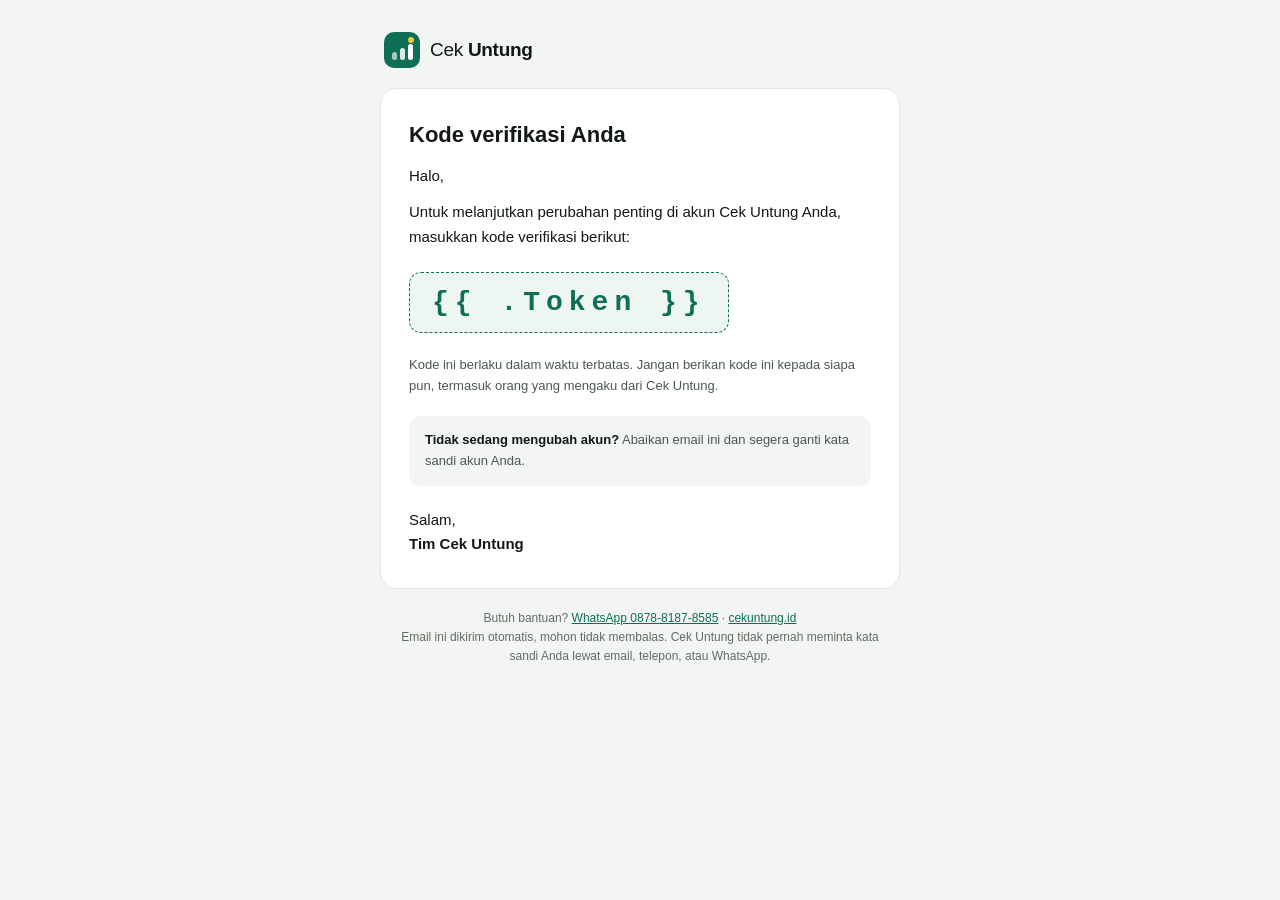
<file: supabase/email/verifikasi-ulang.html>
<!doctype html>
<html lang="id"><head><meta charset="utf-8"><meta name="viewport" content="width=device-width,initial-scale=1">
<meta name="color-scheme" content="light"><meta name="supported-color-schemes" content="light"><title>Kode verifikasi Anda</title></head>
<body style="margin:0;padding:0;background:#f3f5f2;">
<div style="display:none;max-height:0;overflow:hidden;opacity:0;color:#f3f5f2;">Kode verifikasi untuk akun Cek Untung Anda.</div>
<table role="presentation" width="100%" cellpadding="0" cellspacing="0" border="0" style="background:#f3f5f2;">
<tr><td align="center" style="padding:32px 16px;">
  <table role="presentation" width="100%" cellpadding="0" cellspacing="0" border="0" style="max-width:520px;">
    <tr><td style="padding:0 4px 20px;">
      <table role="presentation" cellpadding="0" cellspacing="0" border="0"><tr>
        <td style="vertical-align:middle;"><table role="presentation" cellpadding="0" cellspacing="0" border="0" width="36" height="36" style="width:36px;height:36px;background:#0f6e56;border-radius:10px;"><tr><td align="center" valign="bottom" style="padding:0 0 8px;"><table role="presentation" cellpadding="0" cellspacing="0" border="0"><tr><td colspan="3" align="right" style="padding:0 0 1px;font-size:0;line-height:0;"><div style="width:6px;height:6px;border-radius:3px;background:#f4c542;margin-left:auto;font-size:0;line-height:0;">&nbsp;</div></td></tr><tr><td width="5" valign="bottom" style="padding:0 1.5px;"><div style="width:5px;height:8px;border-radius:3px;background:#ffffff;opacity:.62;font-size:0;line-height:0;">&nbsp;</div></td><td width="5" valign="bottom" style="padding:0 1.5px;"><div style="width:5px;height:12px;border-radius:3px;background:#ffffff;opacity:.85;font-size:0;line-height:0;">&nbsp;</div></td><td width="5" valign="bottom" style="padding:0 1.5px;"><div style="width:5px;height:16px;border-radius:3px;background:#ffffff;opacity:1;font-size:0;line-height:0;">&nbsp;</div></td></tr></table></td></tr></table></td>
        <td style="vertical-align:middle;padding-left:10px;font-family:Arial,Helvetica,sans-serif;font-size:19px;color:#111815;letter-spacing:-0.3px;">Cek <b>Untung</b></td>
      </tr></table>
    </td></tr>
    <tr><td style="background:#ffffff;border:1px solid #e2e7e3;border-radius:16px;padding:32px 28px;font-family:Arial,Helvetica,sans-serif;color:#111815;">
      <h1 style="margin:0 0 14px;font-size:22px;line-height:1.3;color:#111815;">Kode verifikasi Anda</h1>
      <p style="margin:0 0 12px;font-size:15px;line-height:1.65;color:#111815;">Halo,</p><p style="margin:0 0 12px;font-size:15px;line-height:1.65;color:#111815;">Untuk melanjutkan perubahan penting di akun Cek Untung Anda, masukkan kode verifikasi berikut:</p>
      <table role="presentation" cellpadding="0" cellspacing="0" border="0" style="margin:22px 0;"><tr><td style="background:#eef6f2;border:1px dashed #0f6e56;border-radius:12px;padding:14px 22px;font-family:'Courier New',Courier,monospace;font-size:28px;font-weight:bold;letter-spacing:6px;color:#0f6e56;">{{ .Token }}</td></tr></table>
      <p style="margin:0 0 20px;font-size:13px;line-height:1.6;color:#4b5751;">Kode ini berlaku dalam waktu terbatas. Jangan berikan kode ini kepada siapa pun, termasuk orang yang mengaku dari Cek Untung.</p>
      <table role="presentation" width="100%" cellpadding="0" cellspacing="0" border="0"><tr><td style="background:#f3f5f2;border-radius:12px;padding:14px 16px;font-size:13px;line-height:1.6;color:#4b5751;"><b style="color:#111815;">Tidak sedang mengubah akun?</b> Abaikan email ini dan segera ganti kata sandi akun Anda.</td></tr></table>
      <p style="margin:22px 0 0;font-size:15px;line-height:1.6;color:#111815;">Salam,<br><b>Tim Cek Untung</b></p>
    </td></tr>
    <tr><td style="padding:20px 8px 0;font-family:Arial,Helvetica,sans-serif;font-size:12px;line-height:1.6;color:#616c65;text-align:center;">
      Butuh bantuan? <a href="https://wa.me/6287881878585" style="color:#0f6e56;">WhatsApp 0878-8187-8585</a> · <a href="https://cekuntung.id" style="color:#0f6e56;">cekuntung.id</a><br>
      Email ini dikirim otomatis, mohon tidak membalas. Cek Untung tidak pernah meminta kata sandi Anda lewat email, telepon, atau WhatsApp.
    </td></tr>
  </table>
</td></tr></table>
</body></html>
</file>
<file: assets/base.css>
/* Cek Profit — sistem desain (VISUAL-V2).
 * Satu keluarga huruf (Plus Jakarta Sans, lokal di fonts/): tegas untuk judul dan angka, ringan untuk teks.
 * Emerald dalam = aksi dan identitas, mint = sorotan, merah koral = rugi, amber = perlu dicek, indigo = perkiraan.
 * Bayangan bertingkat (xs → lg) menandai kedalaman: halaman, kartu, kartu interaktif, laci/dialog.
 * Label memakai huruf kalimat, bukan kapital semua.
 */
@font-face { font-family: "Plus Jakarta Sans"; src: url("../fonts/jakarta.woff") format("woff"); font-weight: 200 800; font-display: swap; }

:root {
  /* ===== VISUAL-V2: token terstruktur. Token lama (--bg, --surface, --ink, --line, --accent, …) tetap ada
   * sebagai alias agar semua komponen lama ikut berubah tanpa menulis ulang. ===== */
  /* Merek: emerald dalam (aksi) → mint (sorotan). */
  --brand-50: #ecf8f2; --brand-100: #d4efe3; --brand-200: #a9dfc9; --brand-300: #73c9a8; --brand-400: #3fae86;
  --brand-500: #17916b; --brand-600: #0f6e56; --brand-700: #0c5a47; --brand-800: #0b4538; --brand-900: #082f27;
  --mint: #2fcf9b;
  /* Permukaan: 0 = latar halaman, 1 = kartu, 2 = kartu interaktif/isian, raised = laci/dialog/popover. */
  --surface-0: #f4f5f1; --surface-1: #ffffff; --surface-2: #f1f3ee; --surface-3: #e6e9e3; --surface-raised: #ffffff; --surface-hover: #f2f6f2;
  --text-primary: #111815; --text-secondary: #4b5751; --text-muted: #616c65;
  --border: #e0e5df; --border-strong: #c6cec6; --border-subtle: #ebeee9;
  --success: #16794a; --success-soft: #e2f3ea; --warning: #8f5e00; --warning-soft: #fbf0d6;
  --danger: #c23f2b; --danger-soft: #fce8e3; --info: #3d55c4; --info-soft: #e9edfb; --unknown: #5f6b73; --unknown-soft: #eceff1;
  /* Menu samping: emerald gelap di tema terang dan gelap, identitas Cek Profit. */
  --side-bg: #0b2b23; --side-bg-2: #0e352b; --side-ink: #e3efe9; --side-muted: #93b4a7; --side-line: rgb(255 255 255 / 8%);
  --side-hover: rgb(255 255 255 / 6%); --side-active: rgb(63 214 164 / 16%); --side-accent: #5fe0b3;
  /* teks di atas permukaan merek (gradien/menu samping) */
  --side-warn: #f6d184; --on-brand-neg: #ffd4ca;
  /* Gradien merek: hanya untuk hero, KPI utama, sorotan terpilih, dan tombol utama. */
  --grad-brand: linear-gradient(135deg, #0a4a3b 0%, #0f6e56 55%, #12805f 100%);
  --grad-tint: linear-gradient(160deg, var(--brand-50) 0%, var(--surface-1) 70%);
  --grad-primary: linear-gradient(180deg, #11795b 0%, #0d6650 100%);
  /* Huruf: satu keluarga (Plus Jakarta Sans) agar aman offline dan tanpa CDN baru. */
  --font-display: "Plus Jakarta Sans", ui-sans-serif, "Segoe UI", Roboto, Helvetica, Arial, sans-serif;
  --font-body: var(--font-display);
  --text-xs: 12px; --text-sm: 13.5px; --text-base: 15px; --text-lg: 17px; --text-xl: 20px; --text-2xl: 26px; --text-3xl: clamp(28px, 3vw, 36px);
  --text-hero: clamp(40px, 5vw, 64px);
  --weight-regular: 430; --weight-medium: 540; --weight-semibold: 650; --weight-bold: 780;
  --track-display: -0.038em; --track-heading: -0.022em; --track-body: -0.003em; --track-label: 0.01em;
  /* Kedalaman */
  --shadow-xs: 0 1px 1px rgb(17 24 21 / 4%);
  --shadow-sm: 0 1px 2px rgb(17 24 21 / 5%), 0 2px 8px -4px rgb(17 24 21 / 8%);
  --shadow-md: 0 2px 4px rgb(17 24 21 / 5%), 0 12px 28px -12px rgb(17 24 21 / 18%);
  --shadow-lg: 0 4px 10px rgb(17 24 21 / 6%), 0 28px 56px -20px rgb(17 24 21 / 28%);
  --ring: 0 0 0 3px color-mix(in srgb, var(--brand-500) 26%, transparent);
  /* Alias lama → token V2 */
  --bg: var(--surface-0); --surface: var(--surface-1); --line: var(--border); --line-strong: var(--border-strong); --line-subtle: var(--border-subtle);
  --ink: var(--text-primary); --ink-2: var(--text-secondary); --ink-3: var(--text-muted);
  --accent: var(--brand-600); --accent-hover: var(--brand-700); --accent-ink: #ffffff; --accent-soft: var(--brand-50);
  --mark: #f2b632; --mark-ink: #3b2a00; --mark-soft: #fcf1d2;
  --cost: var(--danger); --cost-soft: var(--danger-soft); --warn: var(--warning); --warn-soft: var(--warning-soft); --good: var(--success); --good-soft: var(--success-soft);
  --shopee: #eb6834; --tiktok: #2a78d6;
  --font: var(--font-body);
  --float: var(--shadow-lg);

  --r-lg: 20px; --r: 14px; --r-sm: 10px; --r-card: 18px; --r-pill: 999px;
  /* Jarak (kelipatan 4) */
  --sp-1: 4px; --sp-2: 8px; --sp-3: 12px; --sp-4: 16px; --sp-5: 20px; --sp-6: 24px; --sp-8: 32px; --sp-10: 40px;
  /* Ukuran huruf lama → skala V2 */
  --fs-caption: var(--text-xs); --fs-body-sm: var(--text-sm); --fs-body: var(--text-base); --fs-subtitle: var(--text-lg); --fs-heading: 22px;
  --fs-title: clamp(26px, 2.6vw, 32px); --fs-kpi: var(--text-3xl);
  /* Gerak: singkat dan tenang (dimatikan bila pengguna memilih kurangi gerakan) */
  --dur-fast: 150ms; --dur: 200ms; --dur-slow: 250ms; --ease: cubic-bezier(.2, .7, .2, 1);
  /* Kurva "pegas" tanpa memantul untuk laci/lembar */
  --ease-spring: cubic-bezier(.22, 1, .36, 1);
  --ease-out: cubic-bezier(.16, 1, .3, 1); --dur-reveal: 520ms; --reveal-y: 18px;
  --fs-page: var(--fs-title); --fs-section: var(--fs-subtitle); --fs-label: 13px; --fs-helper: var(--fs-caption);
  --ctl-h: 44px; --ctl-h-lg: 48px;
  color-scheme: light;
}
@media (prefers-color-scheme: dark) {
  :root:not([data-theme="light"]) {
    --brand-50: #0f2c23; --brand-100: #123a2e; --brand-200: #17503f; --brand-300: #1f6d55; --brand-400: #2a926f;
    --brand-500: #36b88a; --brand-600: #47cf9e; --brand-700: #6ddcb4; --brand-800: #9be9cc; --brand-900: #cdf5e5;
    --mint: #4fe0b0;
    --surface-0: #090f0d; --surface-1: #101916; --surface-2: #15201c; --surface-3: #1c2924; --surface-raised: #15211d; --surface-hover: #172420;
    --text-primary: #e9f1ed; --text-secondary: #a5b4ad; --text-muted: #7a8a83;
    --border: #1f2c27; --border-strong: #2f413a; --border-subtle: #18241f;
    --success: #5cd49b; --success-soft: #133326; --warning: #e9b650; --warning-soft: #33280f; --danger: #f2846f; --danger-soft: #3a1f1a;
    --info: #9fb1f5; --info-soft: #1b2340; --unknown: #a3b0b8; --unknown-soft: #1f282c;
    --side-bg: #0b1512; --side-bg-2: #0f1c18; --side-ink: #e3efe9; --side-muted: #84a397; --side-line: rgb(255 255 255 / 6%);
    --side-hover: rgb(255 255 255 / 5%); --side-active: rgb(71 207 158 / 14%); --side-accent: #5fe0b3;
    --grad-brand: linear-gradient(135deg, #0c3a2f 0%, #10533f 50%, #13714f 100%);
    --grad-tint: linear-gradient(160deg, #10271f 0%, var(--surface-1) 70%);
    --grad-primary: linear-gradient(180deg, #52d6a6 0%, #3fc796 100%);
    --shadow-xs: 0 1px 0 rgb(0 0 0 / 30%); --shadow-sm: 0 1px 2px rgb(0 0 0 / 35%);
    --shadow-md: 0 2px 6px rgb(0 0 0 / 35%), 0 14px 28px -16px rgb(0 0 0 / 60%);
    --shadow-lg: 0 6px 16px rgb(0 0 0 / 40%), 0 30px 60px -24px rgb(0 0 0 / 70%);
    --accent-ink: #04231a; --accent-soft: var(--brand-50);
    --mark: #e9b740; --mark-ink: #2a1d00; --mark-soft: #3a2f12;
    --shopee: #e0652f; --tiktok: #4a92ea;
    color-scheme: dark;
  }
}
:root[data-theme="dark"] {
  --brand-50: #0f2c23; --brand-100: #123a2e; --brand-200: #17503f; --brand-300: #1f6d55; --brand-400: #2a926f;
  --brand-500: #36b88a; --brand-600: #47cf9e; --brand-700: #6ddcb4; --brand-800: #9be9cc; --brand-900: #cdf5e5;
  --mint: #4fe0b0;
  --surface-0: #090f0d; --surface-1: #101916; --surface-2: #15201c; --surface-3: #1c2924; --surface-raised: #15211d; --surface-hover: #172420;
  --text-primary: #e9f1ed; --text-secondary: #a5b4ad; --text-muted: #7a8a83;
  --border: #1f2c27; --border-strong: #2f413a; --border-subtle: #18241f;
  --success: #5cd49b; --success-soft: #133326; --warning: #e9b650; --warning-soft: #33280f; --danger: #f2846f; --danger-soft: #3a1f1a;
  --info: #9fb1f5; --info-soft: #1b2340; --unknown: #a3b0b8; --unknown-soft: #1f282c;
  --side-bg: #0b1512; --side-bg-2: #0f1c18; --side-ink: #e3efe9; --side-muted: #84a397; --side-line: rgb(255 255 255 / 6%);
  --side-hover: rgb(255 255 255 / 5%); --side-active: rgb(71 207 158 / 14%); --side-accent: #5fe0b3;
  --grad-brand: linear-gradient(135deg, #0c3a2f 0%, #10533f 50%, #13714f 100%);
  --grad-tint: linear-gradient(160deg, #10271f 0%, var(--surface-1) 70%);
  --grad-primary: linear-gradient(180deg, #52d6a6 0%, #3fc796 100%);
  --shadow-xs: 0 1px 0 rgb(0 0 0 / 30%); --shadow-sm: 0 1px 2px rgb(0 0 0 / 35%);
  --shadow-md: 0 2px 6px rgb(0 0 0 / 35%), 0 14px 28px -16px rgb(0 0 0 / 60%);
  --shadow-lg: 0 6px 16px rgb(0 0 0 / 40%), 0 30px 60px -24px rgb(0 0 0 / 70%);
  --accent-ink: #04231a; --accent-soft: var(--brand-50);
  --mark: #e9b740; --mark-ink: #2a1d00; --mark-soft: #3a2f12;
  --shopee: #e0652f; --tiktok: #4a92ea;
  color-scheme: dark;
}

* { box-sizing: border-box; }
html { scroll-behavior: smooth; -webkit-text-size-adjust: 100%; }
html, body { overflow-x: clip; }
body { margin: 0; background: var(--bg); color: var(--ink); font: var(--weight-regular) var(--text-base)/1.55 var(--font-body); letter-spacing: var(--track-body);
  -webkit-font-smoothing: antialiased; font-feature-settings: "ss01"; }
[hidden] { display: none !important; }
h1, h2, h3, h4 { margin: 0; font-family: var(--font-display); font-weight: 750; letter-spacing: var(--track-heading); line-height: 1.12; text-wrap: balance; }
h1 { font-size: clamp(34px, 5vw, 56px); font-weight: 800; letter-spacing: var(--track-display); line-height: 1.02; }
h2 { font-size: clamp(24px, 2.8vw, 32px); }
h3 { font-size: var(--text-lg); letter-spacing: -0.016em; }
h4 { font-size: var(--text-base); letter-spacing: -0.01em; }
p { margin: 0; }
a { color: var(--accent); text-underline-offset: 3px; }
.wrap { max-width: 1140px; margin: 0 auto; padding-inline: 16px; }
.muted { color: var(--ink-2); } .faint { color: var(--ink-3); }
.small { font-size: var(--text-sm); } .tiny { font-size: 12.5px; }
.num { font-variant-numeric: tabular-nums; }
.neg { color: var(--cost); } .pos { color: var(--good); }
:focus-visible { outline: 2px solid var(--accent); outline-offset: 2px; border-radius: 6px; }

/* ---------- tombol V2: primary · secondary (bawaan) · ghost · quiet · danger · icon · link ---------- */
.btn { font: inherit; font-weight: var(--weight-semibold); font-size: 14px; line-height: 1; letter-spacing: -0.005em; border-radius: 12px; padding: 0 16px; min-height: var(--ctl-h);
  border: 1px solid var(--border); background: var(--surface-1); color: var(--ink); cursor: pointer; display: inline-flex; gap: 8px; align-items: center; justify-content: center;
  text-decoration: none; white-space: nowrap; position: relative; box-shadow: var(--shadow-xs);
  transition: background-color var(--dur-fast) var(--ease), border-color var(--dur-fast) var(--ease), color var(--dur-fast) var(--ease), transform var(--dur-fast) var(--ease), box-shadow var(--dur) var(--ease); }
.btn .arr { transition: transform var(--dur) var(--ease); }
.btn:hover { background: var(--surface-2); border-color: var(--border-strong); }
.btn:active { transform: translateY(1px) scale(.99); box-shadow: none; }
.btn:focus-visible { outline: 2px solid var(--accent); outline-offset: 2px; box-shadow: var(--ring); }
.btn.primary { background: var(--grad-primary); border-color: transparent; color: var(--accent-ink);
  box-shadow: 0 1px 0 rgb(255 255 255 / 18%) inset, 0 1px 2px rgb(8 47 39 / 25%), 0 4px 12px -6px color-mix(in srgb, var(--accent) 70%, transparent); }
.btn.primary:hover { background: var(--grad-primary); filter: brightness(1.06); border-color: transparent; }
@media (hover: hover) and (pointer: fine) {
  .btn.primary:hover { transform: translateY(-1px); box-shadow: 0 1px 0 rgb(255 255 255 / 18%) inset, 0 10px 20px -10px color-mix(in srgb, var(--accent) 85%, transparent); }
  .btn:hover .arr { transform: translateX(2px); }
}
.btn.ghost { background: transparent; box-shadow: none; }
.btn.ghost:hover { background: var(--surface-2); }
.btn.quiet { border-color: transparent; background: transparent; color: var(--ink-2); padding-inline: 10px; box-shadow: none; }
.btn.quiet:hover { background: var(--surface-2); color: var(--ink); }
.btn.link { border: 0; background: none; color: var(--accent); padding: 4px 2px; min-height: 0; font-weight: 650; box-shadow: none; }
.btn.link:hover { text-decoration: underline; }
.btn.danger { color: var(--cost); }
.btn.danger:hover { background: var(--cost-soft); border-color: color-mix(in srgb, var(--cost) 40%, var(--border)); }
.btn.icon { width: var(--ctl-h); padding: 0; }
.btn.big { font-size: 15.5px; padding: 0 22px; min-height: 50px; border-radius: 14px; }
.btn.sm { font-size: 13px; padding: 0 12px; min-height: 34px; border-radius: 10px; }
.btn[disabled], .btn[aria-disabled="true"] { opacity: .45; cursor: not-allowed; transform: none; filter: none; }
.btn svg { flex: none; }
/* status memuat: teks tetap ada untuk pembaca layar, spinner kecil menggantikan tampilan */
.btn.is-loading { color: transparent !important; pointer-events: none; }
.btn.is-loading::after { content: ""; position: absolute; width: 16px; height: 16px; border-radius: 50%; border: 2px solid currentColor; border-color: var(--ink-3) transparent var(--ink-3) var(--ink-3); animation: btn-spin .7s linear infinite; }
.btn.primary.is-loading::after { border-color: var(--accent-ink) transparent var(--accent-ink) var(--accent-ink); }
@keyframes btn-spin { to { transform: rotate(360deg); } }

/* ---------- isian V2: 44px, permukaan lembut, cincin fokus merek, galat & nonaktif ---------- */
.field { display: grid; gap: 6px; align-content: start; min-width: 0; }
.field > label, .field > .label { font-size: var(--text-sm); font-weight: var(--weight-semibold); }
.field .hint { font-size: 12.5px; color: var(--ink-3); }
.input { display: flex; align-items: center; min-height: 46px; border: 1px solid var(--border-strong); border-radius: 12px; background: var(--surface-1); overflow: hidden;
  transition: border-color var(--dur-fast) var(--ease), box-shadow var(--dur-fast) var(--ease), background-color var(--dur-fast) var(--ease); }
.input:hover { border-color: color-mix(in srgb, var(--ink-3) 70%, var(--border-strong)); }
.input:focus-within { border-color: var(--accent); box-shadow: var(--ring); }
.input > span { padding-inline: 12px; color: var(--ink-3); font-size: 13px; white-space: nowrap; }
.input input, .input select { border: 0; outline: 0; background: transparent; font: inherit; font-variant-numeric: tabular-nums; padding: 10px 12px; width: 100%; min-width: 0; color: var(--ink); }
.input input:disabled { color: var(--ink-3); }
.input:has(input:disabled) { background: var(--surface-2); }
.input.need, .input.is-error { border-color: var(--warn); box-shadow: 0 0 0 3px color-mix(in srgb, var(--warn) 18%, transparent); }
input.plain, select.plain, textarea.plain { font: inherit; border: 1px solid var(--border-strong); border-radius: 12px; padding: 10px 12px; min-height: 46px; background: var(--surface-1); color: var(--ink); width: 100%; min-width: 0;
  transition: border-color var(--dur-fast) var(--ease), box-shadow var(--dur-fast) var(--ease); }
input.plain:hover, select.plain:hover, textarea.plain:hover { border-color: color-mix(in srgb, var(--ink-3) 70%, var(--border-strong)); }
input.plain:focus, select.plain:focus, textarea.plain:focus { outline: 0; border-color: var(--accent); box-shadow: var(--ring); }
input.plain:disabled, select.plain:disabled { background: var(--surface-2); color: var(--ink-3); cursor: not-allowed; }
input.plain[aria-invalid="true"] { border-color: var(--cost); }
select.compact { font: inherit; font-size: var(--text-sm); border: 1px solid var(--border-strong); border-radius: 10px; padding: 7px 10px; min-height: 36px; background-color: var(--surface-1); color: var(--ink); }
/* panah pilihan yang sama di semua browser */
select.plain, select.compact, .input select { -webkit-appearance: none; appearance: none; padding-right: 34px;
  background-image: url("data:image/svg+xml,%3Csvg xmlns='http://www.w3.org/2000/svg' width='12' height='12' viewBox='0 0 24 24' fill='none' stroke='%2377827c' stroke-width='2.4' stroke-linecap='round' stroke-linejoin='round'%3E%3Cpath d='M6 9l6 6 6-6'/%3E%3C/svg%3E");
  background-repeat: no-repeat; background-position: right 12px center; background-size: 12px; }
select.compact:focus-visible { outline: 0; border-color: var(--accent); box-shadow: var(--ring); }

/* ---------- lencana & elemen kecil ---------- */
.badge { font-size: 12px; font-weight: 700; padding: 3px 9px; border-radius: var(--r-pill); display: inline-flex; align-items: center; gap: 5px; white-space: nowrap; background: var(--surface-2); color: var(--ink-2); }
.badge.pro { background: linear-gradient(135deg, #f6c445, #eaa921); color: var(--mark-ink); box-shadow: 0 1px 2px rgb(150 100 0 / 20%); }
.badge.ok { background: var(--good-soft); color: var(--good); }
.badge.todo { background: var(--warn-soft); color: var(--warn); }
.badge.bad { background: var(--cost-soft); color: var(--cost); }
.sw { width: 10px; height: 10px; border-radius: 3px; display: inline-block; flex: none; }
.panel { background: var(--surface); border: 1px solid var(--line); border-radius: var(--r); padding: 22px; min-width: 0; }
.seg { display: inline-flex; background: var(--surface-2); border-radius: 12px; padding: 3px; gap: 2px; }
.seg button { border: 0; background: transparent; font: inherit; font-size: var(--text-sm); font-weight: var(--weight-semibold); padding: 7px 12px; border-radius: 9px; color: var(--ink-2); cursor: pointer;
  transition: background-color var(--dur-fast) var(--ease), color var(--dur-fast) var(--ease), box-shadow var(--dur-fast) var(--ease); }
.seg button[aria-pressed="true"] { background: var(--surface-raised); color: var(--ink); box-shadow: var(--shadow-sm); }
.brand { display: inline-flex; align-items: center; gap: 9px; font-family: var(--font-display); font-weight: 800; font-size: 18px; letter-spacing: -0.035em; color: var(--ink); text-decoration: none; white-space: nowrap; }
.brand svg { flex: none; }
/* Logo Cek Untung: tiga batang naik + titik koin. "Cek" ringan, "Untung" tegas. */
.brand .wm { font-weight: 600; letter-spacing: -0.03em; }
.brand .wm b { font-weight: 800; letter-spacing: -0.04em; }
.brand .logo .lg-b { transform-box: fill-box; transform-origin: bottom; transition: transform 320ms var(--ease-out); }
@media (hover: hover) and (pointer: fine) {
  .brand:hover .logo .lg-b:nth-of-type(2) { transform: scaleY(1.12); } .brand:hover .logo .lg-b:nth-of-type(3) { transform: scaleY(.9); } .brand:hover .logo .lg-b:nth-of-type(4) { transform: scaleY(1.08); }
}

.toast { position: fixed; left: 50%; bottom: 22px; transform: translateX(-50%); background: var(--ink); color: var(--bg); padding: 12px 16px; border-radius: 14px; font-size: 14px; font-weight: 550; z-index: 60; max-width: calc(100vw - 32px); box-shadow: var(--shadow-lg); }
.dialog { border: 1px solid var(--border); border-radius: var(--r-lg); padding: 0; width: min(520px, calc(100vw - 32px)); background: var(--surface-raised); color: var(--ink); box-shadow: var(--shadow-lg); }
.dialog::backdrop { background: rgb(6 14 11 / 46%); -webkit-backdrop-filter: blur(2px); backdrop-filter: blur(2px); }
.dialog .d-head { padding: 22px 24px 0; display: flex; justify-content: space-between; gap: 12px; align-items: start; }
.dialog .d-body { padding: 16px 24px 24px; display: grid; gap: 16px; }
.x { border: 0; background: none; color: var(--ink-3); cursor: pointer; font-size: 20px; line-height: 1; min-width: 36px; min-height: 36px; padding: 4px 8px; border-radius: 10px; transition: background-color var(--dur-fast) var(--ease), color var(--dur-fast) var(--ease); }
.x:hover { color: var(--ink); background: var(--surface-2); }


/* topbar & footer situs */
.topbar { display: flex; justify-content: space-between; align-items: center; gap: 12px; padding-block: 18px; }
.nav-links { display: flex; gap: 4px; align-items: center; }
.nav-links a.lnk { color: var(--ink-2); text-decoration: none; font-weight: 600; font-size: 14px; padding: 9px 11px; border-radius: 9px; }
.nav-links a.lnk:hover { color: var(--ink); background: var(--surface-2); }
@media (max-width: 860px) { .nav-links a.lnk { display: none; } }
footer.site { border-top: 1px solid var(--line); padding-block: 26px 40px; color: var(--ink-3); font-size: 13px; display: flex; justify-content: space-between; gap: 16px; flex-wrap: wrap; }
footer.site nav { display: flex; gap: 18px; flex-wrap: wrap; }
footer.site a { color: var(--ink-2); }
@media (prefers-reduced-motion: reduce) { *, *::before, *::after, ::backdrop { transition: none !important; animation: none !important; scroll-behavior: auto !important; } }

/* Muncul saat digulir (assets/motion.js). Kelas .motion hanya dipasang bila gerak diizinkan,
 * jadi tanpa JS atau dengan "kurangi gerakan" semua isi langsung tampil. */
.motion [data-reveal] { transition: opacity var(--dur-reveal) var(--ease-out), transform var(--dur-reveal) var(--ease-out); transition-delay: var(--rv-delay, 0ms); }
.motion [data-reveal]:not(.is-in) { opacity: 0; transform: translate3d(0, var(--reveal-y), 0); }
.motion [data-reveal="left"]:not(.is-in) { transform: translate3d(calc(var(--reveal-y) * -1), 0, 0); }
.motion [data-reveal="right"]:not(.is-in) { transform: translate3d(var(--reveal-y), 0, 0); }
.motion [data-reveal="fade"]:not(.is-in) { transform: none; }
@media print { .motion [data-reveal] { opacity: 1 !important; transform: none !important; } }

/* pemilih tema */
.theme-seg { display: inline-flex; background: var(--surface-2); border-radius: 10px; padding: 3px; gap: 2px; }
.theme-seg button { width: 30px; height: 28px; display: grid; place-items: center; border: 0; border-radius: 7px; background: transparent; color: var(--ink-3); cursor: pointer; }
.theme-seg button:hover { color: var(--ink); }
.theme-seg button[aria-checked="true"] { background: var(--surface-raised); color: var(--ink); box-shadow: var(--shadow-sm); }

/* ---------- VISUAL-V2: halaman akun (akun.html). Spesifisitas lebih tinggi dari account.css. ---------- */
html body.acct { background: radial-gradient(70% 50% at 50% 0%, var(--brand-50), transparent 70%), var(--surface-0); padding-top: 48px; }
body.acct .acct-card { border-radius: 22px; border-color: var(--border); box-shadow: var(--shadow-lg); padding: 30px; }
body.acct .acct-card h1 { font-weight: 800; letter-spacing: var(--track-display); }
body.acct .auth-tabs { border-radius: 14px; }
body.acct .auth-tabs button[aria-selected="true"] { background: var(--surface-raised); box-shadow: var(--shadow-sm); }
body.acct .acct-side { display: none; }
@media (min-width: 960px) {
  html body.acct { display: grid; grid-template-columns: minmax(0, 1fr) minmax(0, 1fr); place-items: stretch; padding: 0; min-height: 100dvh; }
  body.acct .acct-side { display: grid; align-content: space-between; gap: 32px; padding: 48px clamp(32px, 5vw, 72px); color: var(--side-ink);
    background: radial-gradient(90% 60% at 0% 0%, var(--side-bg-2), transparent 70%), radial-gradient(60% 50% at 100% 100%, rgb(95 224 179 / 14%), transparent 70%), var(--side-bg); }
  body.acct .acct-side .brand { color: #fff; } body.acct .acct-side .brand .lg-bg { fill: var(--side-accent); } body.acct .acct-side .brand .lg-b { fill: var(--side-bg); }
  body.acct .acct-side h2 { color: #fff; font-size: clamp(28px, 2.6vw, 38px); max-width: 16ch; letter-spacing: var(--track-display); }
  body.acct .acct-side ul { list-style: none; margin: 18px 0 0; padding: 0; display: grid; gap: 12px; color: var(--side-ink); }
  body.acct .acct-side li { display: flex; gap: 10px; align-items: baseline; }
  body.acct .acct-side li::before { content: "✓"; color: var(--side-accent); font-weight: 800; }
  body.acct .acct-side small { color: var(--side-muted); font-size: 12.5px; }
  body.acct .acct-wrap { align-self: center; justify-self: center; padding: 40px 16px; }
  body.acct .acct-wrap > .brand { display: none; }
}

/* Pemberitahuan pindah alamat (assets/situs.js; hanya tampil di alamat lama bila CEK_CONFIG.domainResmi diisi) */
.pindah { display: flex; flex-wrap: wrap; align-items: center; gap: 10px 16px; padding: 12px 16px; background: var(--surface-2); border-bottom: 1px solid var(--line); color: var(--ink); font-size: 13.5px; line-height: 1.5; }
.pindah p { margin: 0; flex: 1 1 320px; min-width: 0; }
.pindah-act { display: flex; gap: 8px; flex: none; }

/* ---------- tombol bantuan WhatsApp melayang (halaman depan, akun, privasi; tidak di dashboard agar tidak menutupi angka) ----------
   Desain gabungan pilihan pemilik (3 Nov 2026): laptop = ikon hijau + gelembung kaca; HP = satu pil kaca ringkas
   (gelembung tidak menjorok ke kiri sehingga teks halaman tidak tertutup). */
.wa-float { position: fixed; z-index: 30; right: max(18px, env(safe-area-inset-right)); bottom: calc(18px + env(safe-area-inset-bottom));
  display: flex; align-items: center; color: var(--ink); text-decoration: none; -webkit-tap-highlight-color: transparent; }
.wa-float[hidden] { display: none; }
.wa-float .wa-f-ic { width: 60px; height: 60px; border-radius: 20px; display: grid; place-items: center; flex: none; color: var(--accent-ink);
  background: linear-gradient(145deg, var(--accent), color-mix(in srgb, var(--accent) 70%, #000));
  box-shadow: 0 0 0 2px var(--surface), 0 12px 30px rgb(0 0 0 / 20%); transition: transform var(--dur-fast, .15s) var(--ease, ease); }
.wa-float .wa-f-tx { order: -1; margin-right: 10px; display: grid; line-height: 1.2; text-align: left; white-space: nowrap; padding: 8px 14px;
  border-radius: 14px 14px 4px 14px; border: 1px solid var(--line); background: color-mix(in srgb, var(--surface) 86%, transparent);
  -webkit-backdrop-filter: blur(14px); backdrop-filter: blur(14px); box-shadow: 0 8px 24px rgb(0 0 0 / 12%); }
.wa-float .wa-f-tx small { font-size: 12px; font-weight: 550; color: var(--ink-2); }
.wa-float .wa-f-tx b { font-size: 14px; font-weight: 700; }
.wa-float:hover .wa-f-ic { transform: translateY(-2px) rotate(-4deg); }
.wa-float:focus-visible { outline: none; }
.wa-float:focus-visible .wa-f-ic { outline: 3px solid var(--mark, #f4c542); outline-offset: 3px; }
@media (max-width: 760px) {
  .wa-float { gap: 8px; padding: 4px 16px 4px 4px; border-radius: 999px; border: 1px solid var(--line);
    background: color-mix(in srgb, var(--surface) 86%, transparent); -webkit-backdrop-filter: blur(14px); backdrop-filter: blur(14px);
    box-shadow: 0 10px 28px rgb(0 0 0 / 16%); }
  .wa-float .wa-f-ic { width: 40px; height: 40px; border-radius: 50%; box-shadow: none; }
  .wa-float .wa-f-ic svg { width: 20px; height: 20px; }
  .wa-float .wa-f-tx { order: 0; margin: 0; padding: 0; border: 0; background: none; box-shadow: none; -webkit-backdrop-filter: none; backdrop-filter: none; }
  .wa-float .wa-f-tx small { display: none; }
  /* Halaman depan di HP: di atas bilah ajakan lengket (.m-cta) */
  body.home .wa-float { bottom: calc(86px + env(safe-area-inset-bottom)); }
}
@media print { .wa-float { display: none !important; } }
</file>
<file: assets/site.css>
/* Halaman depan & halaman info.
 * Halaman depan boleh lebih hidup dari dashboard: gradien halus hanya di hero dan ajakan akhir,
 * gerak masuk saat digulir (assets/motion.js), sorotan kursor tipis di kartu fitur.
 * Nota laba tetap menjadi elemen khas di hero. Semua warna memakai token base.css (terang & gelap).
 */

/* ---------- dasar halaman depan ---------- */
.home .wrap { max-width: 1200px; padding-left: max(16px, env(safe-area-inset-left)); padding-right: max(16px, env(safe-area-inset-right)); }
.skip { position: absolute; left: 12px; top: -60px; z-index: 50; background: var(--ink); color: var(--bg); padding: 10px 14px; border-radius: 10px; font-weight: 650; text-decoration: none; }
.skip:focus { top: 12px; }
#top-sentinel { position: absolute; top: 0; left: 0; width: 1px; height: 8px; pointer-events: none; }
.kicker { font-size: 13px; font-weight: 750; letter-spacing: .02em; color: var(--accent); }
.sec-head { display: grid; gap: 12px; max-width: 680px; margin-bottom: 40px; }
.sec-head.center { margin-inline: auto; text-align: center; justify-items: center; }
.sec-lead, .sec-head p:not(.kicker) { color: var(--ink-2); font-size: 17px; line-height: 1.6; }
.lead { font-size: 18.5px; color: var(--ink-2); max-width: 52ch; line-height: 1.6; }
section.blk { padding-block: 96px; scroll-margin-top: 64px; }
section.blk.alt { background: var(--surface); border-block: 1px solid var(--line); }
@media (max-width: 760px) { section.blk { padding-block: 64px; } .sec-head { margin-bottom: 28px; } .sec-lead, .sec-head p:not(.kicker) { font-size: 16px; } }
.cta-row { display: flex; gap: 12px; flex-wrap: wrap; align-items: center; }
.btn.ghost { background: color-mix(in srgb, var(--surface) 70%, transparent); }
.chip { display: inline-flex; align-items: center; gap: 4px; font-size: 11.5px; font-weight: 700; padding: 3px 8px; border-radius: 999px; white-space: nowrap; }
.chip.ok { background: var(--good-soft); color: var(--good); }
.chip.warn { background: var(--warn-soft); color: var(--warn); }
.chip.bad { background: var(--cost-soft); color: var(--cost); }
.pv-tag { font-size: 11px; font-weight: 700; color: var(--ink-3); background: var(--surface-2); border: 1px solid var(--line); padding: 2px 8px; border-radius: 999px; white-space: nowrap; }
.neg { color: var(--cost); }

/* menu HP: lembar dari atas */
.nav-sheet { border: 0; padding: 0; margin: 0; width: 100%; max-width: 100%; max-height: 100dvh; background: var(--surface); color: var(--ink);
  border-radius: 0 0 var(--r-lg) var(--r-lg); box-shadow: var(--float); padding-top: env(safe-area-inset-top); }
.nav-sheet::backdrop { background: rgb(12 16 14 / 45%); }
.nav-sheet[open] { animation: ns-in var(--dur-slow) var(--ease-out); }
.nav-sheet[open]::backdrop { animation: fade-in var(--dur) var(--ease); }
.nav-sheet.closing { animation: ns-out 160ms var(--ease) forwards; }
.nav-sheet.closing::backdrop { animation: fade-out 160ms var(--ease) forwards; }
@keyframes ns-in { from { transform: translateY(-16px); opacity: 0; } }
@keyframes ns-out { to { transform: translateY(-12px); opacity: 0; } }
@keyframes fade-in { from { opacity: 0; } }
@keyframes fade-out { to { opacity: 0; } }
.ns-head { display: flex; justify-content: space-between; align-items: center; padding: 14px 16px 6px; }
.ns-links { display: grid; padding: 4px 8px; }
.ns-links a { color: var(--ink); text-decoration: none; font-weight: 650; font-size: 17px; padding: 13px 10px; border-radius: 10px; min-height: 48px; display: flex; align-items: center; }
.ns-links a:hover, .ns-links a:focus-visible { background: var(--surface-2); }
.ns-foot { display: grid; gap: 14px; padding: 12px 16px 20px; border-top: 1px solid var(--line); margin-top: 6px; }
.ns-cta { display: grid; grid-template-columns: 1fr 1fr; gap: 10px; }
.ns-cta .btn:only-child, .ns-cta .btn[data-member] { grid-column: 1 / -1; }

/* masuk hero: berurutan, total < 1 detik */
.motion [data-hero] { animation: hero-in 560ms var(--ease-out) both; animation-delay: var(--hd, 0ms); }
.motion [data-hero="2"] { --hd: 70ms; } .motion [data-hero="3"] { --hd: 140ms; } .motion [data-hero="4"] { --hd: 210ms; }
.motion [data-hero="5"] { --hd: 260ms; } .motion [data-hero="6"] { --hd: 300ms; animation-name: hero-vis-in; animation-duration: 700ms; }
@keyframes hero-in { from { opacity: 0; transform: translate3d(0, 16px, 0); } }
@keyframes hero-vis-in { from { opacity: 0; transform: translate3d(0, 28px, 0) scale(.985); } }
.motion [data-hero="1"] { animation-name: hero-fade; }
@keyframes hero-fade { from { opacity: 0; } }

/* batang status (dipakai di hero dan bagian Profit Confidence) */
.segbar { display: flex; gap: 3px; height: 12px; border-radius: 99px; overflow: hidden; }
.segbar i { flex: 0 1 var(--w); min-width: 3px;   /* boleh menyusut agar celah antarsegmen tidak memotong segmen terakhir */ transform-origin: left; }
.s-ok, .d-ok { background: var(--good); } .s-est, .d-est { background: var(--info); } .s-chk, .d-chk { background: var(--warn); } .s-unk, .d-unk { background: var(--unknown); }
/* perkiraan minimum: arsir seperti di dashboard, agar beda dari "perlu dicek" tanpa warna baru */
.s-min { background: repeating-linear-gradient(135deg, var(--warn) 0 6px, color-mix(in srgb, var(--warn) 70%, var(--surface)) 6px 9px); }
.motion .pv-seg i { animation: seg-grow 650ms var(--ease-out) both; animation-delay: 560ms; }
.motion .pv-seg i:nth-child(2) { animation-delay: 620ms; } .motion .pv-seg i:nth-child(3) { animation-delay: 680ms; }
@keyframes seg-grow { from { transform: scaleX(0); } }

/* nota laba di depan pratinjau: elemen khas Cek Profit */
.nota { background: var(--surface); border-radius: var(--r-lg) var(--r-lg) 0 0; box-shadow: var(--float); padding: 22px 24px 28px;
  --tooth: 9px; -webkit-mask: radial-gradient(circle at 50% 100%, transparent calc(var(--tooth) * 0.62), #000 calc(var(--tooth) * 0.62 + 0.5px)) bottom / calc(var(--tooth) * 2) var(--tooth) repeat-x, linear-gradient(#000, #000) top / 100% calc(100% - var(--tooth) + 1px) no-repeat;
  mask: radial-gradient(circle at 50% 100%, transparent calc(var(--tooth) * 0.62), #000 calc(var(--tooth) * 0.62 + 0.5px)) bottom / calc(var(--tooth) * 2) var(--tooth) repeat-x, linear-gradient(#000, #000) top / 100% calc(100% - var(--tooth) + 1px) no-repeat; }
.nota-head { display: flex; justify-content: space-between; gap: 12px; align-items: baseline; padding-bottom: 10px; border-bottom: 1px dashed var(--line-strong); }
.nota-head b { font-size: 14px; } .nota-head span { font-size: 11.5px; color: var(--ink-3); text-align: right; line-height: 1.35; }
.nota dl { margin: 0; display: grid; }
.nota .ln { display: grid; grid-template-columns: 1fr auto; gap: 12px; padding: 6px 0; font-size: 12.5px; }
.nota .ln dt { color: var(--ink-2); } .nota .ln dd { margin: 0; font-variant-numeric: tabular-nums; font-weight: 650; text-align: right; }
.nota .ln.minus dd { color: var(--cost); }
.nota-total { border-top: 2px solid var(--ink); margin-top: 6px; padding-top: 10px; display: grid; gap: 2px; }
.nota-total .lbl { font-size: 12px; font-weight: 650; color: var(--ink-2); }
.nota-total .big { font-size: 28px; font-weight: 800; letter-spacing: -0.04em; line-height: 1.1; font-variant-numeric: tabular-nums; }
.nota-total .note { font-size: 11.5px; color: var(--warn); font-weight: 650; }
.pv-nota { position: absolute; left: -40px; bottom: 0; width: 285px; transform: rotate(-2deg) translateZ(30px); }
.motion .pv-nota { animation: nota-in 700ms var(--ease-out) both; animation-delay: 480ms; }
@keyframes nota-in { from { opacity: 0; transform: translate3d(0, -18px, 0) rotate(-2deg); } to { opacity: 1; transform: rotate(-2deg); } }
.pv-float { position: absolute; display: inline-flex; align-items: center; gap: 8px; font-size: 12.5px; font-weight: 650; color: var(--ink); white-space: nowrap;
  background: var(--surface); border: 1px solid var(--line); border-radius: 999px; padding: 7px 12px 7px 8px; box-shadow: var(--shadow-md); }
.pv-float i { width: 20px; height: 20px; border-radius: 50%; display: grid; place-items: center; font-style: normal; font-size: 11px; font-weight: 800; }
.pv-float i.ok { background: var(--good-soft); color: var(--good); } .pv-float i.chk { background: var(--warn-soft); color: var(--warn); }
.pv-float.f-1 { right: 24px; bottom: 92px; } .pv-float.f-2 { right: -14px; top: 150px; }
.motion .pv-float { animation: hero-in 560ms var(--ease-out) both; animation-delay: 700ms; } .motion .pv-float.f-2 { animation-delay: 780ms; }
.pv-caption { font-size: 12.5px; color: var(--ink-3); margin-top: 8px; text-align: right; }
@media (max-width: 1200px) { .pv-nota { left: -12px; } .pv-float.f-2 { right: 8px; } }
@media (max-width: 420px) { .hide-xs { display: none; } }
@media (max-width: 980px) { .hero-visual { max-width: 720px; width: 100%; justify-self: center; } .pv-nota { left: 8px; } .pv-caption { text-align: center; } }
/* ---------- Profit Confidence ---------- */
.pc { display: grid; grid-template-columns: minmax(0, 0.9fr) minmax(0, 1.1fr); gap: 56px; align-items: center; }
.pc-copy { display: grid; gap: 18px; justify-items: start; }
.pc-card { margin: 0; padding: 26px; border-radius: 20px; background: var(--surface); border: 1px solid var(--line); box-shadow: var(--shadow-md); display: grid; gap: 18px; min-width: 0; }
.pc-h { display: flex; justify-content: space-between; align-items: start; gap: 12px; }
.pc-h > div { display: grid; gap: 2px; } .pc-h b { font-size: 17px; } .pc-h span:not(.chip) { font-size: 13px; color: var(--ink-3); }
.pc-seg { height: 16px; gap: 4px; }
/* batang status tumbuh bergiliran setelah kartu muncul; selesai < 1 detik */
.pc-seg i { transition: transform 560ms var(--ease-out); transition-delay: calc(var(--d, 0ms) + 150ms); }
.pc-seg i:nth-child(2) { --d: 70ms; } .pc-seg i:nth-child(3) { --d: 140ms; } .pc-seg i:nth-child(4) { --d: 210ms; } .pc-seg i:nth-child(5) { --d: 280ms; }
.motion .pc-card[data-reveal]:not(.is-in) .pc-seg i { transform: scaleX(0); }
.pc-legend { list-style: none; margin: 0; padding: 0; display: grid; }
.pc-legend li { display: grid; grid-template-columns: 28px minmax(0, 1fr) auto; gap: 12px; align-items: center; padding: 12px 0; border-top: 1px solid var(--line); }
.pc-legend li > div { display: grid; gap: 1px; } .pc-legend b { font-size: 14.5px; } .pc-legend span:not(.st) { font-size: 13px; color: var(--ink-2); }
.pc-legend em { font-style: normal; font-weight: 800; font-variant-numeric: tabular-nums; }
.pc-legend .st { width: 28px; height: 28px; border-radius: 9px; display: grid; place-items: center; font-weight: 800; font-size: 14px; }
.pc-legend .st.ok { background: var(--good-soft); color: var(--good); } .pc-legend .st.est { background: var(--info-soft); color: var(--info); }
.pc-legend .st.chk, .pc-legend .st.min { background: var(--warn-soft); color: var(--warn); } .pc-legend .st.unk { background: var(--unknown-soft); color: var(--unknown); }
.pc-foot { font-size: 14px; color: var(--ink-2); padding-top: 14px; border-top: 1px dashed var(--line-strong); }
.pc-foot b { color: var(--ink); }
@media (max-width: 900px) { .pc { grid-template-columns: 1fr; gap: 32px; } }
@media (max-width: 420px) { .pc-card { padding: 18px; } .pc-legend li { grid-template-columns: 26px minmax(0, 1fr) auto; gap: 10px; } }


.ticks { margin: 0; padding: 0; list-style: none; display: grid; gap: 10px; }
.ticks li { display: flex; gap: 10px; color: var(--ink-2); }
.ticks li::before { content: "✓"; color: var(--accent); font-weight: 800; flex: none; }

/* ---------- harga ---------- */
.prices { display: grid; grid-template-columns: repeat(2, minmax(0, 1fr)); gap: 20px; align-items: stretch; max-width: 880px; margin-inline: auto; }
@media (max-width: 960px) { .prices { grid-template-columns: 1fr; max-width: 520px; margin-inline: auto; } }
.price { position: relative; display: grid; gap: 16px; align-content: start; padding: 28px; border: 1px solid var(--line); border-radius: 20px; background: var(--surface);
  transition: transform var(--dur-slow) var(--ease), box-shadow var(--dur-slow) var(--ease), border-color var(--dur-slow) var(--ease); }
.price.featured { border: 2px solid var(--accent); box-shadow: var(--shadow-md); }
.price-flag { position: absolute; top: -12px; left: 24px; font-size: 12px; font-weight: 750; background: var(--accent); color: var(--accent-ink); padding: 4px 10px; border-radius: 999px; }
.price .amount { font-size: 38px; font-weight: 800; letter-spacing: -0.04em; line-height: 1; font-variant-numeric: tabular-nums; }
.price .ticks { font-size: 14.5px; }
.price .ticks li.no { color: var(--ink-3); } .price .ticks li.no::before { content: "–"; color: var(--ink-3); }
.price .btn { margin-top: auto; }
/* dua paket seimbang: tombol menempel di dasar kartu */
.prices .price { display: flex; flex-direction: column; } .prices .price > .btn { align-self: stretch; }
.ticks-pro li > span b { color: var(--ink); }
.cmp { max-width: 880px; margin: 20px auto 0; border: 1px solid var(--line); border-radius: 16px; background: var(--surface); padding: 4px 20px; }
.cmp > summary { cursor: pointer; padding: 14px 0; font-weight: 700; font-size: 15px; }
.cmp > summary:focus-visible { outline: 2px solid var(--accent); outline-offset: 4px; border-radius: 6px; }
.cmp .tablewrap { overflow-x: auto; }
.cmp-t { width: 100%; border-collapse: collapse; font-size: 14px; }
.cmp-t th, .cmp-t td { padding: 10px 8px; border-top: 1px solid var(--line); text-align: left; vertical-align: top; }
.cmp-t thead th { border-top: 0; font-size: 13px; color: var(--ink-3); }
.cmp-t td { width: 22%; font-variant-numeric: tabular-nums; } .cmp-t td:last-child { color: var(--accent); font-weight: 700; }
.cmp-t tbody th { font-weight: 500; color: var(--ink-2); }
.cmp > p { margin: 8px 0 16px; }
.price-tag { display: grid; gap: 6px; }
.price-tag p { margin: 0; }
.price-was { font-size: 13px; color: var(--ink-2); }
.price-was s { margin-left: 4px; color: var(--ink-3); text-decoration-thickness: 1.5px; }
@media (hover: hover) and (pointer: fine) { .price:hover { transform: translateY(-4px); box-shadow: var(--shadow-md); border-color: var(--line-strong); } .price.featured:hover { border-color: var(--accent); } }

/* ---------- FAQ ---------- */
.faq-wrap { display: grid; grid-template-columns: minmax(0, 0.7fr) minmax(0, 1.3fr); gap: 48px; align-items: start; }
@media (max-width: 900px) { .faq-wrap { grid-template-columns: 1fr; gap: 0; } }
.faq { display: grid; border-top: 1px solid var(--line); }
.faq details { border-bottom: 1px solid var(--line); }
.faq summary { font-weight: 700; cursor: pointer; list-style: none; display: flex; justify-content: space-between; gap: 12px; font-size: 16px; padding: 18px 0; min-height: 48px; }
.faq summary::-webkit-details-marker { display: none; }
.faq summary::after { content: "+"; color: var(--ink-3); font-weight: 600; font-size: 22px; line-height: 1; transition: transform var(--dur) var(--ease); }
.faq details[open] summary::after { transform: rotate(45deg); }
.faq details p { color: var(--ink-2); padding-bottom: 18px; max-width: 68ch; }
.faq details[open] p { animation: hero-in 300ms var(--ease-out); }

/* ---------- footer (hijau tua, menyambung bagian penutup; sama di tema terang & gelap) ----------
 * Tiga area: merek · tautan · nota kontak (elemen khas). Wordmark besar di bawah sebagai penutup halaman. */
.site-foot { position: relative; overflow: hidden; isolation: isolate; color: var(--side-ink); padding-bottom: env(safe-area-inset-bottom);
  background: color-mix(in srgb, var(--side-bg) 82%, #000); border-top: 1px solid var(--side-line); }
.foot-glow { position: absolute; inset: 0; z-index: -1; pointer-events: none;
  background: radial-gradient(45% 60% at 92% 8%, color-mix(in srgb, var(--mint) 16%, transparent), transparent 70%),
    radial-gradient(40% 50% at 0% 100%, color-mix(in srgb, var(--mint) 9%, transparent), transparent 70%); }
.foot-glow::after { content: ""; position: absolute; inset: 0; background-image: linear-gradient(var(--side-line) 1px, transparent 1px), linear-gradient(90deg, var(--side-line) 1px, transparent 1px);
  background-size: 48px 48px; -webkit-mask: radial-gradient(70% 60% at 50% 0%, #000, transparent 75%); mask: radial-gradient(70% 60% at 50% 0%, #000, transparent 75%); opacity: .7; }
.site-foot .lg-bg { fill: var(--side-accent); } .site-foot .lg-b { fill: var(--side-bg); }
.site-foot .brand .wm { color: #fff; font-size: 20px; }
.foot-grid { display: grid; grid-template-columns: minmax(0, 1fr) minmax(0, 1.3fr); gap: clamp(32px, 4vw, 56px); align-items: start; padding-block: 52px 8px; }
.foot-brand { display: grid; gap: 16px; justify-items: start; align-content: start; }
.foot-say { margin: 0; font-size: 22px; line-height: 1.3; font-weight: var(--weight-bold); letter-spacing: -0.02em; color: #fff; max-width: 22ch; }
.foot-say span { display: block; margin-top: 10px; font-size: 14.5px; line-height: 1.6; font-weight: 400; letter-spacing: 0; color: var(--side-muted); max-width: 40ch; }
.foot-mp { display: flex; flex-wrap: wrap; align-items: center; gap: 6px; }
.foot-mp small { flex-basis: 100%; font-size: 11.5px; font-weight: var(--weight-bold); letter-spacing: .08em; text-transform: uppercase; color: var(--side-muted); margin-bottom: 2px; }
.foot-mp span { padding: 5px 11px; border-radius: var(--r-pill); border: 1px solid var(--side-line); background: rgb(255 255 255 / 5%); font-size: 12.5px; font-weight: var(--weight-semibold); color: var(--side-ink); }
.foot-chip { max-width: 100%; display: inline-flex; align-items: center; gap: 8px; padding: 8px 12px; border-radius: 12px; background: color-mix(in srgb, var(--side-accent) 10%, transparent); border: 1px solid color-mix(in srgb, var(--side-accent) 22%, transparent); color: var(--side-accent); font-size: 12.5px; font-weight: var(--weight-semibold); line-height: 1.4; }
.foot-chip svg { flex: none; }
.foot-links { display: grid; grid-template-columns: repeat(3, minmax(0, max-content)); justify-content: space-between; gap: 20px; padding-top: 6px; }
.foot-col { display: grid; gap: 8px; align-content: start; font-size: 14.5px; }
.foot-col b { font-size: 11.5px; font-weight: var(--weight-bold); letter-spacing: .08em; text-transform: uppercase; color: var(--side-muted); margin-bottom: 6px; }
.foot-col a { position: relative; color: var(--side-ink); text-decoration: none; padding: 3px 0; width: fit-content; white-space: nowrap; transition: color var(--dur-fast) var(--ease), transform var(--dur-fast) var(--ease); }
.foot-col a::after { content: ""; position: absolute; left: 0; right: 0; bottom: 0; height: 1px; background: var(--side-accent); transform: scaleX(0); transform-origin: left; transition: transform var(--dur) var(--ease-out); }
.foot-col a:hover { color: #fff; } .foot-col a:hover::after { transform: scaleX(1); }
.site-foot a:focus-visible { outline: 2px solid var(--side-accent); outline-offset: 3px; border-radius: 4px; }
/* nota kontak: memakai .nota (gerigi bawah) dari pratinjau hero, warnanya mengikuti tema */
/* wordmark raksasa: dekoratif, memudar ke bawah */
.foot-mark { font-size: clamp(52px, 12.5vw, 184px); font-weight: 800; letter-spacing: -0.055em; line-height: .92; padding-bottom: .04em; white-space: nowrap; text-align: center; user-select: none; margin-top: 0;
  background: linear-gradient(180deg, color-mix(in srgb, var(--side-accent) 34%, transparent), transparent 92%); -webkit-background-clip: text; background-clip: text; color: transparent; }
.foot-bottom { display: flex; flex-wrap: wrap; justify-content: space-between; align-items: center; gap: 14px 28px; border-top: 1px solid var(--side-line); padding-block: 16px 22px; font-size: 12.5px; line-height: 1.55; color: var(--side-muted); }
.foot-bottom > span { max-width: 78ch; }
.foot-tools { display: flex; align-items: center; gap: 12px; }
.foot-up { display: inline-flex; align-items: center; gap: 6px; padding: 8px 14px; border-radius: var(--r-pill); border: 1px solid var(--side-line); background: rgb(255 255 255 / 5%); color: var(--side-ink); text-decoration: none; font-weight: var(--weight-semibold); transition: background var(--dur-fast) var(--ease); }
.foot-up:hover { background: rgb(255 255 255 / 10%); }
@media (max-width: 1080px) { .foot-grid { grid-template-columns: 1fr; } }
@media (max-width: 720px) {
  .foot-grid { grid-template-columns: 1fr; padding-top: 40px; gap: 28px; }
  .foot-mark { margin-top: 20px; }
  .foot-links { grid-column: auto; grid-row: auto; grid-template-columns: 1fr 1fr; justify-content: stretch; }
  .foot-links .foot-col:last-child { grid-column: 1 / -1; }
  .foot-col { gap: 4px; } .foot-col a { padding: 5px 0; }
  .foot-links { row-gap: 20px; }
  .foot-say { font-size: 20px; }
  .foot-bottom { flex-direction: column; align-items: flex-start; }
  .foot-tools { width: 100%; justify-content: space-between; }
}
@media (prefers-reduced-motion: reduce) { .foot-col a::after { transition: none; } }

/* ---------- ajakan lengket di HP ---------- */
.m-cta { display: none; }
@media (max-width: 760px) {
  .m-cta { display: grid; grid-template-columns: 1.3fr 1fr; gap: 10px; position: fixed; z-index: 25; left: 0; right: 0; bottom: 0;
    padding: 10px max(16px, env(safe-area-inset-left)) calc(10px + env(safe-area-inset-bottom)) max(16px, env(safe-area-inset-right));
    background: color-mix(in srgb, var(--surface) 92%, transparent); -webkit-backdrop-filter: blur(12px); backdrop-filter: blur(12px); border-top: 1px solid var(--line);
    transform: translateY(110%); transition: transform var(--dur-slow) var(--ease-out); }
  .m-cta.on { transform: none; }
  .m-cta .btn { min-height: 48px; }
}

/* ---------- halaman teks (privasi) ---------- */
.prose { max-width: 720px; display: grid; gap: 14px; padding-block: 24px 64px; }
.prose h2 { font-size: 22px; margin-top: 20px; }
.prose p, .prose li { color: var(--ink-2); }
.prose ul { margin: 0; padding-left: 20px; display: grid; gap: 6px; }

/* =====================================================================================================
 * ART-DIRECTION V3 — halaman depan editorial.
 * Komposisi: navbar kapsul mengambang · hero di tengah dengan judul besar · pratinjau produk berlapis
 * DI BAWAH hero · narasi bergulir 01–06 dengan latar berganti (hutan gelap, krem, terang, kabut, indigo).
 * Semua warna dari token; varian latar dibuat dengan color-mix agar tema gelap ikut menyesuaikan.
 * ===================================================================================================== */
.v3 { --cream: color-mix(in srgb, var(--mark) 10%, var(--surface-0)); --mist: color-mix(in srgb, var(--brand-500) 7%, var(--surface-0));
  --indigo-bg: color-mix(in srgb, var(--info) 8%, var(--surface-0)); --forest: var(--side-bg); --forest-ink: var(--side-ink); --forest-muted: var(--side-muted); }
.v3 .wrap { max-width: 1200px; }
.mk { width: 10px; height: 10px; border-radius: 3px; display: inline-block; } .mk-shopee { background: var(--shopee); } .mk-tiktok { background: var(--tiktok); } .mk-tokped { background: var(--good); }
.chip-o, .chip-w, .chip-r { display: inline-flex; align-items: center; gap: 4px; font-size: 11.5px; font-weight: 700; padding: 3px 9px; border-radius: 999px; white-space: nowrap; }
.chip-o { background: var(--good-soft); color: var(--good); } .chip-w { background: var(--warn-soft); color: var(--warn); } .chip-r { background: var(--cost-soft); color: var(--cost); }

/* ---------- navbar kapsul ---------- */
.fnav { position: fixed; inset: 0 0 auto; z-index: 40; display: flex; justify-content: center; padding: 14px max(12px, env(safe-area-inset-left)) 0; pointer-events: none; }
.fnav-in { pointer-events: auto; width: min(1120px, 100%); display: grid; grid-template-columns: 1fr auto 1fr; align-items: center; gap: 12px; padding: 10px 10px 10px 18px;
  border-radius: 999px; border: 1px solid transparent; background: transparent;
  transition: background-color var(--dur-slow) var(--ease), border-color var(--dur-slow) var(--ease), box-shadow var(--dur-slow) var(--ease), padding var(--dur-slow) var(--ease), width var(--dur-slow) var(--ease); }
.fnav.scrolled .fnav-in { width: min(980px, 100%); padding-block: 6px; background: color-mix(in srgb, var(--surface-1) 86%, transparent); border-color: var(--border);
  box-shadow: var(--shadow-md); -webkit-backdrop-filter: blur(12px) saturate(1.3); backdrop-filter: blur(12px) saturate(1.3); }
.fnav-mid { display: flex; gap: 2px; justify-self: center; }
.fnav-mid a { color: var(--ink-2); text-decoration: none; font-weight: 600; font-size: 14px; padding: 8px 13px; border-radius: 999px; transition: color var(--dur-fast), background-color var(--dur-fast); }
.fnav-mid a:hover { color: var(--ink); background: color-mix(in srgb, var(--ink) 6%, transparent); }
.fnav-end { display: flex; gap: 6px; align-items: center; justify-self: end; }
.fnav .btn.sm { border-radius: 999px; padding-inline: 16px; min-height: 38px; }
.fnav .btn.quiet { border-radius: 999px; }
.nav-burger { display: none; width: 42px; height: 42px; place-items: center; border: 1px solid var(--border); border-radius: 999px; background: var(--surface-1); color: var(--ink); cursor: pointer; }
@media (max-width: 1040px) { .fnav-mid a:nth-child(n+4) { display: none; } }
@media (max-width: 900px) {
  .fnav { padding-top: 10px; }
  .fnav-in { grid-template-columns: 1fr auto; padding: 6px 6px 6px 14px; background: color-mix(in srgb, var(--surface-1) 86%, transparent); border-color: var(--border);
    -webkit-backdrop-filter: blur(12px); backdrop-filter: blur(12px); box-shadow: var(--shadow-sm); }
  .fnav-mid, .nav-theme, .nav-masuk { display: none; }
  .nav-burger { display: grid; }
}
@media (max-width: 380px) { .fnav .brand { font-size: 16px; } .fnav .btn.sm { padding-inline: 12px; } }

/* ---------- hero editorial ---------- */
.ed-hero { position: relative; isolation: isolate; overflow: hidden; padding: 150px 16px 0; text-align: center; }
.ed-bg { position: absolute; inset: 0; z-index: -1; pointer-events: none; }
.ed-bg i { position: absolute; display: block; }
.ed-bg .g1 { left: 50%; top: -260px; width: 1100px; height: 760px; transform: translateX(-50%); border-radius: 50%;
  background: radial-gradient(closest-side, color-mix(in srgb, var(--mint) 30%, transparent), color-mix(in srgb, var(--brand-500) 10%, transparent) 55%, transparent); }
.ed-bg .g2 { right: -220px; top: 280px; width: 620px; height: 620px; border-radius: 50%; background: radial-gradient(closest-side, color-mix(in srgb, var(--mark) 16%, transparent), transparent); }
.ed-bg .grid { inset: 0; opacity: .7; background-image: linear-gradient(var(--border-subtle) 1px, transparent 1px), linear-gradient(90deg, var(--border-subtle) 1px, transparent 1px);
  background-size: 56px 56px; -webkit-mask: radial-gradient(60% 55% at 50% 30%, #000, transparent 75%); mask: radial-gradient(60% 55% at 50% 30%, #000, transparent 75%); }
.ed-bg .noise { inset: 0; opacity: .05; mix-blend-mode: multiply;
  background-image: url("data:image/svg+xml,%3Csvg xmlns='http://www.w3.org/2000/svg' width='160' height='160'%3E%3Cfilter id='n'%3E%3CfeTurbulence type='fractalNoise' baseFrequency='.9' numOctaves='2' stitchTiles='stitch'/%3E%3C/filter%3E%3Crect width='100%25' height='100%25' filter='url(%23n)'/%3E%3C/svg%3E"); }
.ed-copy { max-width: 1120px; margin: 0 auto; display: grid; justify-items: center; gap: 24px; }
.ed-eyebrow { display: inline-flex; align-items: center; gap: 10px; font-size: 13px; font-weight: 700; letter-spacing: .02em; color: var(--accent); padding: 7px 14px 7px 11px;
  border-radius: 999px; background: color-mix(in srgb, var(--surface-1) 75%, transparent); border: 1px solid color-mix(in srgb, var(--accent) 22%, var(--border)); }
.ed-eyebrow .pulse { width: 8px; height: 8px; border-radius: 50%; background: var(--mint); box-shadow: 0 0 0 4px color-mix(in srgb, var(--mint) 25%, transparent); }
.ed-hero h1 { font-size: clamp(44px, 7.2vw, 88px); line-height: .98; letter-spacing: -0.048em; font-weight: 800; max-width: 22ch; }
.ed-hero h1 > span { display: block; }
.ed-hero h1 .ed-h2 { background: linear-gradient(100deg, var(--brand-700) 10%, var(--brand-500) 55%, var(--mint) 100%); -webkit-background-clip: text; background-clip: text; color: transparent; padding-bottom: .06em; }
.ed-sub { font-size: clamp(16.5px, 1.5vw, 20px); line-height: 1.6; color: var(--ink-2); max-width: 60ch; font-weight: 430; }
.ed-cta { display: flex; gap: 12px; flex-wrap: wrap; justify-content: center; }
.ed-cta .btn.big { border-radius: 999px; padding-inline: 26px; }
.ed-mk { display: flex; flex-wrap: wrap; justify-content: center; align-items: center; gap: 8px 12px; font-size: 14px; font-weight: 650; color: var(--ink-2); }
.ed-mk > span { display: inline-flex; align-items: center; gap: 7px; }
.ed-mk small { flex-basis: 100%; font-size: 12.5px; font-weight: 500; color: var(--ink-3); }
@media (max-width: 600px) { .ed-hero { padding-top: 112px; } .ed-copy { gap: 20px; } .ed-cta { width: 100%; } .ed-cta .btn { flex: 1 1 100%; } }

/* ---------- etalase produk berlapis (di bawah hero) ---------- */
.show { position: relative; width: min(1120px, 100%); margin: 72px auto 0; padding-bottom: 96px; }
.show-stage { position: relative; height: 560px; perspective: 1800px; }
.show-stage .layer { position: absolute; transition: transform 500ms var(--ease-out);
  transform: translate3d(calc(var(--px, 0) * var(--depth, 0) * 1px), calc(var(--py, 0) * var(--depth, 0) * 1px + (1 - var(--sv, 1)) * var(--depth, 0) * 2px), 0); }
.show-stage .l-base { inset: 0 6% 0; border-radius: 22px; background: var(--surface-1); border: 1px solid var(--border); box-shadow: var(--shadow-lg); overflow: hidden; text-align: left;
  transform: translate3d(calc(var(--px, 0) * 2px), calc(var(--py, 0) * 2px), 0) rotateX(calc((1 - var(--sv, 1)) * 9deg)); transform-origin: 50% 0; }
.sb-top { display: flex; align-items: center; gap: 12px; padding: 12px 16px; border-bottom: 1px solid var(--border); font-size: 12.5px; font-weight: 700; color: var(--ink-2); }
.sb-top > span:nth-child(2) { flex: 1; }
.pv-dots { display: inline-flex; gap: 6px; } .pv-dots i { width: 9px; height: 9px; border-radius: 50%; background: var(--border-strong); }
.sb-body { display: grid; grid-template-columns: 64px minmax(0, 1fr); height: calc(100% - 45px); }
.sb-side { background: var(--forest); display: grid; align-content: start; gap: 12px; padding: 16px 14px; }
.sb-side b { height: 26px; border-radius: 8px; background: var(--side-accent); margin-bottom: 10px; }
.sb-side i { height: 26px; border-radius: 8px; background: rgb(255 255 255 / 7%); }
.sb-side i.on { background: var(--side-active); box-shadow: inset 3px 0 0 var(--side-accent); }
.sb-main { padding: 22px; display: grid; grid-template-columns: 1.15fr 1fr; grid-template-rows: auto auto 1fr; gap: 14px; background: var(--surface-0); }
.sb-hero { grid-row: span 2; position: relative; overflow: hidden; border-radius: 18px; padding: 20px; background: var(--grad-brand); color: #fff; display: grid; gap: 6px; align-content: start; }
.sb-hero span { font-size: 12.5px; color: rgb(255 255 255 / 80%); font-weight: 600; }
.sb-hero b { font-size: 34px; letter-spacing: -0.04em; font-weight: 800; font-variant-numeric: tabular-nums; }
.sb-hero em { justify-self: start; font-style: normal; font-size: 11.5px; font-weight: 700; padding: 3px 10px; border-radius: 999px; background: rgb(255 255 255 / 16%); border: 1px solid rgb(255 255 255 / 26%); }
.sb-hero svg { width: 100%; height: 56px; margin-top: 8px; } .sb-hero path { fill: none; stroke: var(--mint); stroke-width: 2.5; stroke-linecap: round; stroke-linejoin: round; }
.sb-tiles { display: grid; gap: 10px; }
.sb-tiles > div { background: var(--surface-1); border: 1px solid var(--border); border-radius: 14px; padding: 12px 14px; display: grid; gap: 2px; }
.sb-tiles span { font-size: 11.5px; color: var(--ink-3); font-weight: 600; } .sb-tiles b { font-size: 17px; letter-spacing: -0.02em; font-variant-numeric: tabular-nums; }
.sb-chart { grid-column: 1 / -1; display: grid; grid-template-columns: repeat(9, 1fr); gap: 10px; align-items: end; background: var(--surface-1); border: 1px solid var(--border); border-radius: 16px; padding: 18px 18px 14px; min-height: 120px; }
.sb-chart i { height: var(--h); border-radius: 7px 7px 3px 3px; background: linear-gradient(var(--brand-400), var(--brand-600)); transform-origin: bottom; }
.motion .sb-chart i { animation: bar-grow 700ms var(--ease-out) both; animation-delay: calc(500ms + var(--i, 0) * 40ms); }
.sb-chart i:nth-child(2) { --i: 1; } .sb-chart i:nth-child(3) { --i: 2; } .sb-chart i:nth-child(4) { --i: 3; } .sb-chart i:nth-child(5) { --i: 4; } .sb-chart i:nth-child(6) { --i: 5; } .sb-chart i:nth-child(7) { --i: 6; } .sb-chart i:nth-child(8) { --i: 7; } .sb-chart i:nth-child(9) { --i: 8; }
@keyframes bar-grow { from { transform: scaleY(0); } }
/* kartu mengambang */
.l-conf, .l-warn, .l-prod { background: var(--surface-raised); border: 1px solid var(--border); border-radius: 18px; box-shadow: var(--shadow-lg); text-align: left; }
.l-conf { left: 0; bottom: 18px; width: 360px; padding: 18px 20px; display: grid; gap: 12px; }
.fc-h { display: flex; justify-content: space-between; align-items: center; } .fc-h b { font-size: 15px; letter-spacing: -0.015em; }
.fc-seg { height: 14px; }
.fc-leg { list-style: none; margin: 0; padding: 0; display: grid; gap: 4px; font-size: 12.5px; color: var(--ink-2); }
.fc-leg li { display: flex; align-items: center; gap: 8px; } .fc-leg li i { width: 9px; height: 9px; border-radius: 3px; } .fc-leg b { margin-left: auto; color: var(--ink); font-variant-numeric: tabular-nums; }
.l-conf p { font-size: 12.5px; color: var(--ink-2); border-top: 1px dashed var(--border-strong); padding-top: 10px; }
.l-warn { right: 0; top: 70px; width: 300px; padding: 14px 16px; display: grid; grid-template-columns: 30px 1fr; gap: 12px; align-items: start; }
.lw-ic { width: 30px; height: 30px; border-radius: 50%; display: grid; place-items: center; font-weight: 800; font-size: 15px; background: var(--warn); color: #fff; }
.l-warn b { display: block; font-size: 13.5px; } .l-warn span { font-size: 12px; color: var(--ink-3); }
.l-prod { right: 2%; bottom: 0; width: 280px; padding: 16px 18px; display: grid; gap: 8px; }
.lp-h { display: flex; justify-content: space-between; align-items: center; gap: 8px; } .lp-h b { font-size: 14px; }
.lp-n { display: flex; justify-content: space-between; font-size: 12.5px; color: var(--ink-2); } .lp-n b { color: var(--ink); font-variant-numeric: tabular-nums; } .lp-n b.neg { color: var(--cost); }
.show-cap { text-align: center; font-size: 12.5px; color: var(--ink-3); margin-top: 22px; }
.motion .l-conf { animation: hero-in 620ms var(--ease-out) backwards; animation-delay: 620ms; }
.motion .l-warn { animation: hero-in 620ms var(--ease-out) backwards; animation-delay: 720ms; }
.motion .l-prod { animation: hero-in 620ms var(--ease-out) backwards; animation-delay: 820ms; }
@media (max-width: 1000px) { .show-stage { height: 520px; } .show-stage .l-base { inset: 0 0 60px; } .l-conf { width: 320px; bottom: 0; } .l-prod { display: none; } }
@media (max-width: 700px) {
  .show { margin-top: 48px; padding-bottom: 64px; }
  .show-stage { height: 470px; }
  .show-stage .l-base { inset: 0 0 90px; }
  .sb-body { grid-template-columns: 0 minmax(0, 1fr); } .sb-side { display: none; }
  .sb-main { grid-template-columns: 1fr; padding: 14px; } .sb-hero { grid-row: auto; } .sb-hero b { font-size: 28px; } .sb-tiles { grid-template-columns: 1fr 1fr; } .sb-tiles > div:nth-child(3) { display: none; } .sb-chart { display: none; }
  .l-conf { left: 8px; right: 8px; width: auto; bottom: 0; }
  .l-warn { display: none; }
}

/* ---------- cara kerja: pita tiga langkah ---------- */
.how { padding: 24px 0 96px; scroll-margin-top: 80px; }
.how-in { display: grid; grid-template-columns: minmax(0, .8fr) minmax(0, 2fr); gap: 40px; align-items: start; border-top: 1px solid var(--border); padding-top: 48px; }
.how-t { font-size: clamp(28px, 3vw, 40px); letter-spacing: -0.035em; max-width: 12ch; }
.how-steps { list-style: none; margin: 0; padding: 0; display: grid; grid-template-columns: repeat(3, minmax(0, 1fr)); gap: 28px; }
.how-steps li { display: grid; gap: 8px; align-content: start; }
/* Video tutorial di bawah tiga langkah: kolom kiri teks, kanan video (sejajar dengan grid .how-in) */
.how-vid { grid-column: 1 / -1; display: grid; grid-template-columns: minmax(0, .8fr) minmax(0, 2fr); gap: 40px; align-items: center; scroll-margin-top: 90px; }
.how-vid-txt { display: grid; gap: 10px; align-content: start; }
.how-vid-txt h3 { font-size: var(--text-xl); letter-spacing: var(--track-heading); }
.how-vid-txt p { color: var(--ink-2); font-size: 14.5px; }
.how-vid-yt { color: var(--accent); font-weight: var(--weight-semibold); font-size: 14.5px; text-decoration: none; width: fit-content; }
.how-vid-yt:hover { text-decoration: underline; }
.how-vid-frame { position: relative; border-radius: var(--r-lg); overflow: hidden; background: #0a231d; border: 1px solid var(--border); box-shadow: var(--shadow-lg); aspect-ratio: 16 / 9; }
.how-vid-frame video { display: block; width: 100%; height: 100%; object-fit: cover; }
.how-vid-play { position: absolute; right: 5%; bottom: 8%; display: inline-flex; align-items: center; gap: 12px; padding: 8px 20px 8px 8px; border: 0; border-radius: var(--r-pill);
  background: #fff; color: #0a231d; font: inherit; font-weight: var(--weight-bold); font-size: 16px; cursor: pointer; box-shadow: 0 10px 30px rgb(0 0 0 / 35%);
  transition: transform var(--dur) var(--ease-spring); }
.how-vid-play:hover { transform: scale(1.04); }
.how-vid-play:focus-visible { outline: 3px solid var(--side-accent); outline-offset: 3px; }
.how-vid-ic { width: 44px; height: 44px; border-radius: 50%; display: grid; place-items: center; background: var(--brand-600); color: #fff; }
.how-vid-ic svg { margin-left: 3px; }
.how-vid-lb small { font-weight: var(--weight-medium); color: #4b5751; margin-left: 4px; }
@media (max-width: 900px) { .how-vid { grid-template-columns: 1fr; gap: 16px; } }
@media (max-width: 560px) { .how-vid-play { right: 4%; bottom: 7%; padding: 6px; } .how-vid-lb { display: none; } .how-vid-ic { width: 40px; height: 40px; } }
@media (prefers-reduced-motion: reduce) { .how-vid-play { transition: none; } }
.mkp { grid-column: 1 / -1; display: grid; gap: 12px; }
.mkp-t { font-size: 15px; font-weight: 700; color: var(--ink-2); }
.mkp-list { list-style: none; margin: 0; padding: 0; display: grid; grid-template-columns: repeat(4, minmax(0, 1fr)); gap: 10px; }
.mkp-list li { display: grid; grid-template-columns: 10px minmax(0, 1fr); gap: 6px 10px; align-items: start; padding: 14px; border: 1px solid var(--border); border-radius: 14px; background: var(--surface); }
.mkp-list .mk { margin-top: 5px; } .mk-none { background: var(--ink-3); }
.mkp-n { display: grid; gap: 3px; } .mkp-n b { font-size: 15px; } .mkp-n small { font-size: 12.5px; color: var(--ink-3); line-height: 1.4; }
.mkp-s { grid-column: 2; justify-self: start; font-size: 12px; font-weight: 700; padding: 3px 9px; border-radius: 99px; }
.mkp-s.ok { background: color-mix(in srgb, var(--accent) 14%, transparent); color: var(--accent); }
.mkp-s.part { background: color-mix(in srgb, var(--warn) 16%, transparent); color: var(--ink-2); }
.mkp-s.no { background: var(--surface-2, var(--border)); color: var(--ink-2); }
@media (max-width: 900px) { .mkp-list { grid-template-columns: repeat(2, minmax(0, 1fr)); } }
@media (max-width: 480px) { .mkp-list { grid-template-columns: 1fr; } }
.how-n { font-size: 48px; font-weight: 800; letter-spacing: -0.05em; line-height: 1; color: transparent; -webkit-text-stroke: 1.5px color-mix(in srgb, var(--accent) 60%, var(--border-strong)); }
.how-steps b { font-size: 17px; letter-spacing: -0.015em; } .how-steps p { color: var(--ink-2); font-size: 14.5px; }
@media (max-width: 900px) { .how-in { grid-template-columns: 1fr; gap: 24px; } .how-steps { grid-template-columns: 1fr; gap: 20px; } }

/* ---------- narasi bergulir ---------- */
section.st { position: relative; isolation: isolate; padding-block: clamp(80px, 11vw, 140px); scroll-margin-top: 70px; overflow: hidden; }
.st-k { font-size: 13px; font-weight: 750; letter-spacing: .04em; color: var(--accent); display: flex; align-items: center; gap: 10px; }
.st-k.center, .st-h.center, .st-lead.center, .st-big.center { text-align: center; justify-content: center; margin-inline: auto; }
.st-big { font-size: clamp(52px, 9vw, 120px); line-height: .92; letter-spacing: -0.055em; font-weight: 800; margin-top: 14px; }
.st-h { font-size: clamp(32px, 4.4vw, 56px); line-height: 1.02; letter-spacing: -0.045em; font-weight: 800; margin-top: 12px; max-width: 18ch; }
.st-lead { font-size: clamp(16px, 1.4vw, 19px); color: var(--ink-2); max-width: 62ch; margin-top: 18px; line-height: 1.6; }
/* 01 hutan gelap */
.st-dark { background: radial-gradient(70% 60% at 85% 0%, color-mix(in srgb, var(--mint) 18%, transparent), transparent 70%), var(--forest); color: var(--forest-ink); }
.st-dark .st-k { color: var(--side-accent); } .st-dark .st-lead { color: var(--forest-muted); }
.st-dark h2 { color: #fff; }
.omzet { margin-top: 56px; display: grid; gap: 6px clamp(16px, 3vw, 40px); align-items: center; justify-content: start;
  /* Label di baris 1, angka di baris 2: panah ditaruh di baris angka sehingga sejajar dengan angka (bukan dengan label),
     dan kolom selebar isinya sehingga jarak panah ke kedua angka sama di semua lebar layar. */
  grid-template-columns: minmax(0, max-content) auto minmax(0, max-content); }
.om-a, .om-b { display: contents; }
.om-a > span { grid-column: 1; grid-row: 1; } .om-a > b { grid-column: 1; grid-row: 2; }
.om-b > span { grid-column: 3; grid-row: 1; } .om-b > b { grid-column: 3; grid-row: 2; }
.omzet span { font-size: 14px; font-weight: 600; color: var(--forest-muted); align-self: end; }
.om-a b { font-size: clamp(34px, 5vw, 64px); font-weight: 800; letter-spacing: -0.045em; color: color-mix(in srgb, var(--forest-ink) 55%, transparent); text-decoration: line-through; text-decoration-thickness: 3px; text-decoration-color: color-mix(in srgb, var(--cost) 80%, transparent); font-variant-numeric: tabular-nums; }
.om-b b { font-size: clamp(34px, 5vw, 64px); font-weight: 800; letter-spacing: -0.045em; color: var(--side-accent); font-variant-numeric: tabular-nums; }
.om-arrow { grid-column: 2; grid-row: 2; display: flex; align-items: center; justify-content: center; color: var(--forest-muted); }
.om-arrow svg { display: block; width: clamp(40px, 5vw, 64px); height: auto; }
.om-cap { grid-column: 1 / -1; grid-row: 3; margin-top: 6px; font-size: 12.5px; color: var(--forest-muted); }
.st-pains { list-style: none; margin: 64px 0 0; padding: 0; display: grid; grid-template-columns: repeat(3, minmax(0, 1fr)); gap: 28px; }
.st-pains li { display: grid; gap: 8px; padding-top: 18px; border-top: 1px solid var(--side-line); }
.st-pains b { color: #fff; font-size: 17px; } .st-pains span { color: var(--forest-muted); font-size: 14.5px; }
@media (max-width: 760px) {
  /* HP: angka ditumpuk, panah menunjuk ke bawah di antara keduanya. */
  /* Lebar blok mengikuti angka terpanjang, jadi panah tepat di tengah di bawah angka omzet. */
  .omzet { grid-template-columns: minmax(0, 1fr); gap: 6px; width: fit-content; max-width: 100%; }
  .om-a > span { grid-row: 1; } .om-a > b { grid-row: 2; }
  .om-a > span, .om-a > b, .om-b > span, .om-b > b, .om-arrow, .om-cap { grid-column: 1; }
  .om-cap { justify-self: start; }
  .om-arrow { grid-row: 3; justify-self: center; width: 40px; height: 44px; margin: 2px 0; }
  .om-arrow svg { width: 40px; transform: rotate(90deg); }
  .om-b > span { grid-row: 4; } .om-b > b { grid-row: 5; } .om-cap { grid-row: 6; } .st-pains { grid-template-columns: 1fr; gap: 18px; margin-top: 40px; } }
/* 02 krem: satu batang 100% + legenda + nota (tanpa animasi gulir) */
.st-cream { background: var(--cream); }
.alur2 { margin-top: 40px; display: grid; grid-template-columns: minmax(0, 1.35fr) minmax(0, .85fr); gap: 40px; align-items: center; }
.alur-vis { margin: 0; background: var(--surface); border: 1px solid var(--border); border-radius: var(--r-lg); padding: 24px; box-shadow: var(--float); }
.alur-cap { display: flex; align-items: baseline; gap: 10px; flex-wrap: wrap; }
.alur-cap span { font-size: 13px; font-weight: 650; color: var(--ink-2); }
.alur-cap b { font-size: clamp(28px, 3vw, 36px); font-weight: 800; letter-spacing: -0.04em; font-variant-numeric: tabular-nums; }
.alur-cap small { font-size: 13px; color: var(--ink-3); }
.alur-bar { display: flex; gap: 3px; height: 18px; margin: 14px 0 6px; border-radius: 99px; overflow: hidden; }
.alur-bar i { flex: 0 1 var(--w); }
.b-fee { background: color-mix(in srgb, var(--cost) 60%, var(--surface-1)); } .b-hpp { background: var(--cost); } .b-ref { background: var(--warn); } .b-laba { background: var(--accent); }
.alur-leg { list-style: none; margin: 0; padding: 0; display: grid; }
.alur-leg li { display: grid; grid-template-columns: 12px minmax(0, 1fr) auto 44px; gap: 4px 12px; align-items: center; padding: 12px 0; border-top: 1px solid var(--border); }
.alur-leg li > i { width: 12px; height: 12px; border-radius: 4px; align-self: start; margin-top: 4px; }
.al-n { display: grid; gap: 2px; } .al-n b { font-size: 15px; } .al-n small { font-size: 13px; color: var(--ink-3); line-height: 1.4; }
.al-v { font-weight: 750; font-variant-numeric: tabular-nums; text-align: right; white-space: nowrap; } .al-v.neg { color: var(--cost); } .al-v.pos { color: var(--accent); }
.al-p { font-size: 13px; color: var(--ink-3); text-align: right; font-variant-numeric: tabular-nums; }
.al-laba { border-top: 2px solid var(--ink) !important; } .al-laba .al-v { font-size: 20px; }
.r100k { max-width: 360px; justify-self: center; width: 100%; transform: rotate(-1.2deg); box-shadow: var(--shadow-lg); }
.r100k .ln { font-size: 14px; padding: 7px 0; }
.r100k .nota-total .big { font-size: 34px; }
.nota-m { font-size: 12px; font-weight: 650; color: var(--ink-3); }
.alur-fakta { list-style: none; margin: 28px 0 0; padding: 0; display: grid; grid-template-columns: repeat(3, minmax(0, 1fr)); gap: 12px; }
.alur-fakta li { background: var(--surface); border: 1px solid var(--border); border-radius: var(--r); padding: 14px 16px; font-size: 14px; line-height: 1.5; color: var(--ink-2); }
.alur-fakta b { color: var(--ink); display: block; }
@media (max-width: 900px) { .alur2 { grid-template-columns: 1fr; gap: 20px; margin-top: 28px; } .r100k { transform: none; max-width: none; }
  .alur-fakta { grid-template-columns: 1fr; } }
@media (max-width: 480px) { .alur-vis { padding: 18px 16px; } .alur-cap small { display: none; } .alur-leg li { grid-template-columns: 12px minmax(0, 1fr) auto; } .alur-leg li > i, .al-n { grid-row: span 2; } .al-v { align-self: end; } .al-p { grid-column: 3; grid-row: 2; align-self: start; } .al-laba .al-v { font-size: 18px; } }
/* 03 Profit Confidence: komponen khas */
.st-light { background: var(--surface-1); }
.conf { margin: 56px auto 0; max-width: 1040px; padding: clamp(22px, 3vw, 40px); border-radius: 28px; background: var(--surface-0); border: 1px solid var(--border); box-shadow: var(--shadow-lg); display: grid; gap: 26px; }
.conf-top { display: flex; justify-content: space-between; align-items: end; gap: 24px; flex-wrap: wrap; }
.conf-top > div:first-child { display: grid; gap: 4px; }
.conf-k { font-size: 13px; font-weight: 700; color: var(--ink-3); }
.conf-n { font-size: clamp(56px, 8vw, 96px); font-weight: 800; letter-spacing: -0.06em; line-height: .9; font-variant-numeric: tabular-nums; color: var(--ink); }
.conf-s { font-size: 15px; color: var(--ink-2); }
.conf-act { display: grid; justify-items: end; padding: 14px 18px; border-radius: 18px; background: var(--warn-soft); color: var(--warn); }
.conf-act b { font-size: 34px; font-weight: 800; letter-spacing: -0.04em; line-height: 1; } .conf-act span { font-size: 13px; font-weight: 650; }
.conf .pc-seg { height: 22px; gap: 4px; border-radius: 99px; }
.conf .pc-legend { grid-template-columns: repeat(5, minmax(0, 1fr)); gap: 12px; }
.conf .pc-legend li { grid-template-columns: 1fr; grid-template-rows: auto 1fr auto; align-items: start; gap: 8px; padding: 14px; border: 1px solid var(--border); border-radius: 16px; background: var(--surface-1); }
.conf .pc-legend em { font-size: 22px; letter-spacing: -0.03em; }
.motion .conf[data-reveal]:not(.is-in) .pc-seg i { transform: scaleX(0); }
@media (max-width: 960px) { .conf .pc-legend { grid-template-columns: 1fr 1fr; } }
@media (max-width: 560px) { .conf .pc-legend { grid-template-columns: 1fr; } .conf .pc-legend li { grid-template-columns: 28px minmax(0, 1fr) auto; grid-template-rows: auto; align-items: center; } .conf-act { justify-items: start; } }
/* 04 kabut: bento produk */
.st-mist { background: var(--mist); }
.bento { display: grid; grid-template-columns: minmax(0, 1.1fr) minmax(0, .9fr); gap: 20px; align-items: stretch; }
.bt-intro { padding: 8px 0 24px; } .bt-intro .st-h { margin-top: 12px; }
.bt-sum { display: grid; grid-template-columns: repeat(4, minmax(0, 1fr)); align-content: center; gap: 8px; padding: 28px; border-radius: 24px; background: var(--surface-1); border: 1px solid var(--border); box-shadow: var(--shadow-md); }
.bt-sum > div:not(.bt-dist) { display: grid; gap: 2px; } .bt-sum b { font-size: clamp(32px, 4vw, 52px); font-weight: 800; letter-spacing: -0.05em; line-height: 1; font-variant-numeric: tabular-nums; }
.bt-sum span { font-size: 13px; font-weight: 650; color: var(--ink-3); }
.bt-sum .ok b { color: var(--good); } .bt-sum .warn b { color: var(--warn); } .bt-sum .bad b { color: var(--cost); }
.bt-dist { grid-column: 1 / -1; display: flex; gap: 3px; height: 10px; border-radius: 99px; overflow: hidden; margin-top: 14px; }
.bt-dist i { flex: 0 1 var(--w); } .bt-dist .ok { background: var(--good); } .bt-dist .warn { background: var(--warn); } .bt-dist .bad { background: var(--cost); }
.bt-list { grid-column: 1 / -1; list-style: none; margin: 0; padding: 8px; display: grid; gap: 6px; border-radius: 24px; background: var(--surface-1); border: 1px solid var(--border); box-shadow: var(--shadow-sm); }
.bt-list li { display: grid; grid-template-columns: minmax(0, 1.4fr) minmax(0, 1fr) minmax(0, .9fr) auto; gap: 18px; align-items: center; padding: 14px 16px; border-radius: 16px; position: relative; }
.bt-list li::before { content: ""; position: absolute; left: 0; top: 12px; bottom: 12px; width: 3px; border-radius: 3px; }
.bt-list li.h-ok::before { background: var(--good); } .bt-list li.h-warn::before { background: var(--warn); } .bt-list li.h-bad::before { background: var(--cost); }
.bt-list li:hover { background: var(--surface-hover); }
.bl-n { display: grid; font-weight: 700; } .bl-n small, .bl-v small { font-size: 12px; font-weight: 500; color: var(--ink-3); }
.bl-m { height: 8px; border-radius: 99px; background: var(--surface-3); overflow: hidden; } .bl-m i { display: block; height: 100%; width: var(--m); border-radius: 99px; background: var(--accent); }
.h-warn .bl-m i { background: var(--warn); } .h-bad .bl-m i { background: var(--cost); }
.bl-v { display: grid; text-align: right; font-weight: 750; font-variant-numeric: tabular-nums; }
.bt-cap { grid-column: 1 / -1; }
@media (max-width: 900px) { .bento { grid-template-columns: 1fr; } .bt-sum { padding: 20px; } }
@media (max-width: 600px) { .bt-list li { grid-template-columns: minmax(0, 1fr) auto; gap: 6px 12px; } .bl-m { grid-column: 1 / -1; grid-row: 3; } .bl-v { text-align: right; } .bt-list li .chip-o, .bt-list li .chip-w, .bt-list li .chip-r { grid-column: 1; justify-self: start; } }
/* 05 indigo: kontrol */
.st-indigo { background: var(--indigo-bg); }
.ctrl { display: grid; grid-template-columns: minmax(0, 1fr) minmax(0, .9fr); gap: 56px; align-items: center; }
.ctrl .st-k { color: var(--info); }
.p-stage { font-size: 11px; font-weight: 700; color: var(--warn); background: var(--warn-soft); padding: 2px 9px; border-radius: 999px; letter-spacing: 0; }
.ctrl-list { list-style: none; margin: 28px 0 0; padding: 0; display: grid; gap: 18px; }
.ctrl-list li { display: grid; gap: 4px; padding-left: 22px; position: relative; }
.ctrl-list li::before { content: ""; position: absolute; left: 0; top: 7px; width: 10px; height: 10px; border-radius: 3px; background: var(--info); }
.ctrl-list b { font-size: 16.5px; } .ctrl-list span { color: var(--ink-2); font-size: 14.5px; }
.ctrl-note { margin-top: 22px; font-size: 13.5px; color: var(--ink-3); padding: 10px 14px; border-radius: 12px; border: 1px dashed var(--border-strong); display: inline-block; }
.ctrl-vis { padding: 22px; border-radius: 24px; background: var(--surface-1); border: 1px solid var(--border); box-shadow: var(--shadow-lg); display: grid; gap: 10px; }
.cv-h { display: flex; justify-content: space-between; align-items: center; padding-bottom: 4px; }
.cv-row { display: flex; justify-content: space-between; align-items: center; gap: 12px; padding: 12px 14px; border-radius: 14px; background: var(--surface-0); border: 1px solid var(--border-subtle); }
.cv-row > span:first-child { display: grid; } .cv-row small { font-size: 12px; color: var(--ink-3); }
.cv-sum { display: grid; grid-template-columns: 1fr auto; gap: 2px 12px; padding: 14px; border-top: 1px dashed var(--border-strong); margin-top: 4px; }
.cv-sum span { font-weight: 650; } .cv-sum b { color: var(--cost); font-variant-numeric: tabular-nums; } .cv-sum small { grid-column: 1 / -1; font-size: 12.5px; color: var(--ink-3); }
@media (max-width: 900px) { .ctrl { grid-template-columns: 1fr; gap: 32px; } }
/* privasi */
.privacy-band { padding: 28px 0; background: var(--surface-1); border-block: 1px solid var(--border); }
.pb-in { display: grid; grid-template-columns: minmax(0, 1fr) minmax(0, 1.2fr) auto; gap: 28px; align-items: center; }
.pb-in h2 { font-size: clamp(20px, 2vw, 26px); letter-spacing: -0.03em; }
.pb-in ul { list-style: none; margin: 0; padding: 0; display: grid; gap: 6px; color: var(--ink-2); font-size: 14.5px; }
.pb-in li::before { content: "✓ "; color: var(--accent); font-weight: 800; }
@media (max-width: 900px) { .pb-in { grid-template-columns: 1fr; gap: 14px; } .pb-in .btn { justify-self: start; } }
/* 06 penutup */
.st-final { text-align: center; }
.st-final .ed-bg .g1 { top: auto; bottom: -420px; background: radial-gradient(closest-side, color-mix(in srgb, var(--mint) 26%, transparent), transparent); }
.st-final .ed-bg .grid { opacity: .25; }
.fin { display: grid; justify-items: center; gap: 4px; }
.fin .ed-cta { margin-top: 28px; }
.st-final .btn.ghost { background: transparent; color: var(--forest-ink); border-color: color-mix(in srgb, var(--forest-ink) 30%, transparent); box-shadow: none; }
.st-final .btn.ghost:hover { background: rgb(255 255 255 / 8%); }
.st-final :focus-visible { outline-color: var(--side-accent); }
/* (footer v3 kini hijau tua, lihat bagian footer di atas) */
.v3 section.blk.alt { background: var(--surface-1); }

/* =====================================================================
   CEK UNTUNG (V4): sorotan kursor, penghubung alur, Profit Confidence interaktif
   ===================================================================== */
.spot { position: relative; isolation: isolate; }
.spot::after { content: ""; position: absolute; inset: 0; border-radius: inherit; pointer-events: none; z-index: -1; opacity: 0; transition: opacity 320ms var(--ease);
  background: radial-gradient(380px circle at var(--mx, 50%) var(--my, 0%), color-mix(in srgb, var(--mint) 16%, transparent), transparent 70%); }
@media (hover: hover) and (pointer: fine) { .spot:hover::after { opacity: 1; } }
.st-indigo .spot::after, .st-dark .spot::after { background: radial-gradient(380px circle at var(--mx, 50%) var(--my, 0%), rgb(255 255 255 / .08), transparent 70%); }

/* Penghubung alur: garis langkah aktif "mengalir" dari atas ke bawah, tidak langsung berganti warna. */

/* Profit Confidence interaktif: arahkan atau fokus satu status → segmennya disorot, yang lain meredup. */
.conf .pc-legend li { cursor: default; transition: border-color var(--dur) var(--ease), transform var(--dur) var(--ease), box-shadow var(--dur) var(--ease); }
.conf .pc-legend li:is(:hover, :focus-visible) { border-color: var(--border-strong); transform: translateY(-2px); box-shadow: var(--shadow-sm); outline: none; }
.conf .pc-legend li:focus-visible { box-shadow: var(--ring); }
.pc-seg i { transition: opacity 220ms var(--ease), transform 220ms var(--ease); transform-origin: center; }
.conf:has(.pc-legend li:is(:hover, :focus-visible)) .pc-seg i { opacity: .25; }
.conf:has(.pc-legend li[data-k="ok"]:is(:hover, :focus-visible)) .pc-seg .s-ok,
.conf:has(.pc-legend li[data-k="est"]:is(:hover, :focus-visible)) .pc-seg .s-est,
.conf:has(.pc-legend li[data-k="min"]:is(:hover, :focus-visible)) .pc-seg .s-min,
.conf:has(.pc-legend li[data-k="chk"]:is(:hover, :focus-visible)) .pc-seg .s-chk,
.conf:has(.pc-legend li[data-k="unk"]:is(:hover, :focus-visible)) .pc-seg .s-unk { opacity: 1; transform: scaleY(1.35); }
@media (prefers-reduced-motion: reduce) { .pc-seg i, .conf .pc-legend li { transition: none; } .conf .pc-legend li:is(:hover, :focus-visible) { transform: none; } }
/* UX P0: ilustrasi Rp100 diberi label contoh yang jelas agar tidak dikira data penjualan seller. */
.ilus-note { margin-top: 16px; max-width: 62ch; font-size: 15px; line-height: 1.55; color: var(--ink-2); }
.ilus-note b { color: var(--ink); }
.ilus-tag { display: inline-flex; align-items: center; margin-right: 8px; padding: 3px 10px; border-radius: 999px; font-size: 11.5px; font-weight: 800; letter-spacing: .06em; text-transform: uppercase; vertical-align: 1px;
  color: var(--warn); background: var(--warn-soft); border: 1px solid color-mix(in srgb, var(--warn) 30%, transparent); }
.cmp-t caption.sr-only { position: absolute; width: 1px; height: 1px; padding: 0; margin: -1px; overflow: hidden; clip: rect(0 0 0 0); white-space: nowrap; border: 0; }

/* Masa beta gratis (keputusan pemilik 1 Nov 2026). Tampil hanya selama beta aktif (situs.js, [data-beta]). */
.ed-beta { margin: 12px 0 0; font-size: 14px; color: var(--ink-2); text-align: inherit; line-height: 1.6; }
.ed-beta .badge { margin-right: 6px; vertical-align: 1px; }
.beta-note { max-width: 880px; margin: 0 auto 24px; display: flex; align-items: center; justify-content: space-between; gap: 12px 20px; flex-wrap: wrap;
  padding: 14px 18px; border-radius: 16px; border: 1px solid var(--accent); background: var(--accent-soft); }
.beta-note p { margin: 0; font-size: 14.5px; color: var(--ink); max-width: 62ch; }
.beta-note .badge, .ed-beta .badge { background: var(--accent); color: var(--accent-ink); }
[data-beta][hidden] { display: none !important; }
</file>
<file: assets/account.css>
/* Halaman akun & admin. */
body.acct { min-height: 100vh; display: grid; place-items: start center; padding: 40px 16px; background: var(--bg); }
.acct-wrap { width: min(420px, 100%); display: grid; gap: 20px; justify-items: center; }
.acct-card { width: 100%; background: var(--surface); border: 1px solid var(--line); border-radius: var(--r-lg); padding: 28px; display: grid; gap: 18px; }
.acct-card h1 { font-size: 26px; letter-spacing: -0.03em; }
.acct-card form { display: grid; gap: 14px; }
.acct-card .btn.primary { width: 100%; }
.acct-note { text-align: center; max-width: 40ch; }
.or { display: flex; align-items: center; gap: 10px; color: var(--ink-3); font-size: 12.5px; }
.or::before, .or::after { content: ""; flex: 1; height: 1px; background: var(--line); }
.msg { font-size: 13.5px; border-radius: 10px; padding: 10px 12px; }
.msg.err { background: var(--cost-soft); color: var(--cost); }
.msg.ok { background: var(--good-soft); color: var(--good); }
.switch { text-align: center; font-size: 14px; color: var(--ink-2); }
.pw { position: relative; }
.pw button { position: absolute; right: 6px; top: 50%; transform: translateY(-50%); }
.plan { display: flex; justify-content: space-between; align-items: center; gap: 12px; padding: 14px 16px; border-radius: var(--r); background: var(--surface-2); }
.plan b { display: block; }
.row-gap { display: flex; gap: 10px; flex-wrap: wrap; }

/* admin */
body.admin { background: var(--bg); }
.admin-top { display: flex; justify-content: space-between; align-items: center; gap: 12px; padding-block: 18px; }
.admin-grid { display: grid; gap: 22px; padding-bottom: 48px; }
.stats { display: grid; grid-template-columns: repeat(5, minmax(0, 1fr)); gap: 12px; }
@media (max-width: 760px) { .stats { grid-template-columns: repeat(2, minmax(0, 1fr)); } }
.stat { padding: 16px 18px; border: 1px solid var(--line); border-radius: var(--r); background: var(--surface); }
.stat b { display: block; font-size: 26px; letter-spacing: -0.03em; font-variant-numeric: tabular-nums; }
.tbl { width: 100%; border-collapse: collapse; font-size: 13.5px; }
.tbl th, .tbl td { padding: 10px 10px; border-bottom: 1px solid var(--line); text-align: left; vertical-align: middle; }
.tbl th { font-size: 12.5px; color: var(--ink-3); font-weight: 650; }
.tbl tr:last-child td { border-bottom: 0; }
.tablewrap { overflow-x: auto; }

.auth-tabs { display: grid; grid-template-columns: 1fr 1fr; background: var(--surface-2); border-radius: 12px; padding: 4px; gap: 4px; }
.auth-tabs button { border: 0; background: transparent; font: inherit; font-weight: 700; font-size: 14.5px; padding: 10px; border-radius: 9px; color: var(--ink-2); cursor: pointer; }
.auth-tabs button[aria-selected="true"] { background: var(--surface); color: var(--ink); box-shadow: 0 1px 2px rgb(0 0 0 / 10%); }

/* ---------- Auth V2: halaman masuk/daftar (akun.html) ---------- */
body.acct .acct-head { display: grid; gap: 6px; }
body.acct .acct-head .muted { margin: 0; }
body.acct .acct-tag { margin: -8px 0 0; text-align: center; color: var(--ink-2); font-size: 14px; max-width: 34ch; }
body.acct .acct-card .btn { min-height: 46px; }
body.acct .acct-card input.plain { min-height: 46px; font-size: 16px; }   /* 16px: tidak zoom otomatis di iOS */
body.acct .g-btn { width: 100%; min-height: 48px; justify-content: center; gap: 10px; font-weight: 700; background: var(--surface); border: 1px solid var(--border-strong); box-shadow: var(--shadow-xs); }
body.acct .g-btn:hover { background: var(--surface-2); }
body.acct .or { text-transform: none; }
body.acct .forgot { justify-self: start; margin-top: -4px; }
body.acct .field-err { display: flex; gap: 6px; align-items: flex-start; color: var(--cost); font-size: 13px; line-height: 1.4; }
body.acct .field-err::before, body.acct .msg.err::before { content: "!"; flex: none; display: inline-grid; place-items: center; width: 16px; height: 16px; margin-top: 1px; border-radius: 50%;
  background: var(--cost); color: var(--surface); font-size: 11px; font-weight: 800; }
body.acct .msg { display: flex; gap: 8px; align-items: flex-start; }
body.acct .msg.err { color: color-mix(in srgb, var(--cost) 80%, var(--ink)); border: 1px solid color-mix(in srgb, var(--cost) 30%, transparent); }   /* kontras ≥ 4,5:1 di kedua tema */
body.acct .msg.ok::before { content: "✓"; flex: none; font-weight: 800; }
body.acct input[aria-invalid="true"] { border-color: var(--cost); box-shadow: 0 0 0 3px color-mix(in srgb, var(--cost) 16%, transparent); }
body.acct .pw input { padding-right: 52px; }
body.acct .pw button { min-height: 40px; min-width: 40px; }
body.acct .btn[aria-busy="true"] { cursor: progress; opacity: .8; }
body.acct .btn[aria-busy="true"]::before { content: ""; width: 14px; height: 14px; border-radius: 50%; border: 2px solid currentColor; border-right-color: transparent; animation: acct-spin .8s linear infinite; }
@keyframes acct-spin { to { transform: rotate(360deg); } }
body.acct .msg { margin: 0; line-height: 1.5; }
body.acct .acct-card :focus-visible { outline: 2px solid var(--accent); outline-offset: 2px; }
/* Auth V3: syarat kata sandi (netral saat belum terpenuhi, hijau saat terpenuhi), ajakan lengkapi nomor, tautan bantuan */
body.acct .pw-rules { list-style: none; margin: 2px 0 0; padding: 0; display: grid; grid-template-columns: repeat(2, minmax(0, 1fr)); gap: 4px 12px; font-size: 12.5px; color: var(--ink-2); }
body.acct .pw-rules li { display: flex; gap: 6px; align-items: center; }
body.acct .pw-rules li::before { content: ""; flex: none; width: 14px; height: 14px; border-radius: 50%; border: 1.5px solid var(--ink-3); box-sizing: border-box; }
body.acct .pw-rules li[data-ok="true"] { color: var(--good); }
body.acct .pw-rules li[data-ok="true"]::before { content: "✓"; border-color: var(--good); background: var(--good); color: var(--surface); font-size: 9px; font-weight: 800; display: inline-grid; place-items: center; }
body.acct .msg.info { background: var(--surface-2); color: var(--ink-2); border: 1px solid var(--line); }
body.acct .field > label .req, body.acct .req-note .req { color: var(--cost); font-weight: 700; }
body.acct .req-note { margin: 0; }
body.acct .acct-help { font-size: 13.5px; font-weight: 600; }
.sr { position: absolute; width: 1px; height: 1px; overflow: hidden; clip: rect(0 0 0 0); white-space: nowrap; }
@media (max-width: 360px) { body.acct .pw-rules { grid-template-columns: 1fr; } }

/* sisi kiri (desktop): nota laba contoh + poin manfaat */
@media (min-width: 960px) {
  body.acct .acct-tag { display: none; }
  body.acct .acct-side { align-content: center; gap: 28px; }
  body.acct .acct-side > .brand { align-self: start; }
  body.acct .side-eyebrow { margin: 0 0 10px; color: var(--side-accent); font-size: 12.5px; font-weight: 700; letter-spacing: .04em; text-transform: uppercase; }
  body.acct .acct-side h2 { max-width: 18ch; margin: 0; }
  body.acct .side-lead { margin: 14px 0 0; max-width: 46ch; color: var(--side-ink); opacity: .86; line-height: 1.6; }
  body.acct .side-nota { margin: 0; width: min(380px, 100%); background: #fbfaf6; color: #1d2a25; border-radius: 16px 16px 0 0; padding: 18px 20px 26px; position: relative;
    box-shadow: 0 24px 60px rgb(0 0 0 / 28%);
    -webkit-mask: radial-gradient(circle at 8px 100%, transparent 7px, #000 7.5px) 0 0 / 16px 100% repeat-x; mask: radial-gradient(circle at 8px 100%, transparent 7px, #000 7.5px) 0 0 / 16px 100% repeat-x; }
  body.acct .sn-head { display: flex; justify-content: space-between; align-items: baseline; padding-bottom: 10px; border-bottom: 1px dashed #c9d3ce; font-size: 13px; }
  body.acct .sn-head span { color: #6b7d75; font-size: 11.5px; }
  body.acct .side-nota dl { margin: 10px 0 0; display: grid; gap: 7px; font-size: 13px; }
  body.acct .side-nota dl div { display: flex; justify-content: space-between; gap: 12px; }
  body.acct .side-nota dt { color: #4f615a; } body.acct .side-nota dd { margin: 0; font-variant-numeric: tabular-nums; font-weight: 650; }
  body.acct .side-nota dd.neg { color: #b4472f; }
  body.acct .sn-total { padding-top: 8px; border-top: 1px dashed #c9d3ce; } body.acct .sn-total dt, body.acct .sn-total dd { color: #0c5a47; font-weight: 800; }
  body.acct .sn-bars { display: flex; align-items: flex-end; gap: 6px; height: 52px; margin-top: 16px; padding-bottom: 1px; border-bottom: 1px solid #c9d3ce; }
  body.acct .sn-bars i { flex: 1; height: var(--h); border-radius: 4px 4px 1px 1px; background: linear-gradient(#17916b, #0f6e56); transform-origin: bottom; }
  body.acct .sn-chip { display: inline-block; margin-top: 12px; font-size: 11px; font-weight: 700; color: #0c5a47; background: #dff3ea; border-radius: 999px; padding: 3px 9px; }
  body.acct .side-points { margin: 0 !important; }
  /* gerak halus: nota naik perlahan, batang tumbuh; mati bila pengguna memilih kurangi gerakan */
  @media (prefers-reduced-motion: no-preference) {
    body.acct .side-nota { animation: acct-rise .7s cubic-bezier(.2, .7, .2, 1) both .1s; }
    body.acct .sn-bars i { animation: acct-grow .8s cubic-bezier(.2, .7, .2, 1) both; }
    body.acct .sn-bars i:nth-child(2) { animation-delay: .35s; } body.acct .sn-bars i:nth-child(3) { animation-delay: .4s; } body.acct .sn-bars i:nth-child(4) { animation-delay: .45s; }
    body.acct .sn-bars i:nth-child(5) { animation-delay: .5s; } body.acct .sn-bars i:nth-child(6) { animation-delay: .55s; } body.acct .sn-bars i:nth-child(1) { animation-delay: .3s; }
  }
}
@keyframes acct-rise { from { opacity: 0; transform: translateY(14px); } to { opacity: 1; transform: none; } }
@keyframes acct-grow { from { transform: scaleY(0); } to { transform: scaleY(1); } }
@media (prefers-reduced-motion: reduce) { body.acct .btn[aria-busy="true"]::before { animation: none; } }
/* HP: ruang atas lebih ringkas agar form langsung terlihat; ukuran kolom dan tombol tetap nyaman (≥46px). */
@media (max-width: 480px) {
  html body.acct { padding: 16px 16px 28px; }
  body.acct .acct-wrap { gap: 14px; }
  body.acct .acct-tag { margin: -6px 0 0; font-size: 13px; }
  body.acct .acct-card { padding: 20px 16px; gap: 16px; border-radius: 18px; }
  body.acct .acct-card h1 { font-size: 24px; }
  body.acct .auth-tabs button { padding: 9px; }
}

/* ---------- Rapi (3 Nov 2026): ritme jarak, panel kiri terkelompok & menempel, kaki halaman satu baris ---------- */
body.acct .acct-card { gap: 20px; }
body.acct .acct-card form { gap: 16px; }
body.acct .acct-card .field { display: grid; gap: 6px; }
body.acct .acct-card .field > label { font-size: 14px; font-weight: 650; }
body.acct .acct-card .hint { font-size: 12.5px; line-height: 1.45; color: var(--ink-3); }
body.acct .req-note { font-size: 12.5px; color: var(--ink-3); }
body.acct .pw-rules { padding: 10px 12px; border-radius: 12px; background: var(--surface-2); gap: 6px 12px; }
body.acct .acct-card .tiny.faint:not(.req-note) { font-size: 12.5px; line-height: 1.5; }
body.acct .switch { padding-top: 14px; border-top: 1px solid var(--line); }
body.acct .acct-foot { display: flex; align-items: center; justify-content: space-between; gap: 12px; width: 100%; flex-wrap: wrap; }
body.acct .acct-foot:has(.acct-help[hidden]) { justify-content: center; }
body.acct .acct-help { display: inline-flex; align-items: center; gap: 6px; color: var(--accent); text-decoration: none; padding: 6px 10px; margin-left: -10px; border-radius: 999px; }
body.acct .acct-help:hover { background: var(--accent-soft); }
body.acct .acct-note { max-width: 46ch; line-height: 1.55; }
@media (min-width: 960px) {
  body.acct .acct-side { position: sticky; top: 0; height: 100dvh; grid-template-rows: auto 1fr auto; align-content: stretch; gap: 0; }
  body.acct .side-mid { align-self: center; display: grid; gap: 28px; padding-block: 32px; }
  body.acct .acct-wrap { align-self: start; padding: clamp(40px, 8vh, 88px) 24px 48px; width: min(440px, 100%); }
}
@media (max-width: 480px) {
  body.acct .acct-foot { justify-content: center; }
  body.acct .acct-help { margin-left: 0; }
}

/* Pilihan "Ingat saya" (tab Masuk) dan catatan sesi di profil */
.ingat { display: flex; gap: 10px; align-items: flex-start; font-size: var(--text-sm); color: var(--ink); cursor: pointer; }
.ingat input { width: 18px; height: 18px; margin: 1px 0 0; accent-color: var(--accent); flex: none; }
.ingat span { display: grid; gap: 2px; }
.ingat small { color: var(--ink-3); font-size: var(--text-xs); line-height: 1.4; }
.sesi-note { display: grid; gap: 4px; justify-items: center; text-align: center; border-top: 1px solid var(--border-subtle); padding-top: 14px; }

/* Admin: masukan pengguna */
.fb-list { display: grid; gap: 12px; }
.fb-item { display: grid; gap: 10px; padding: 14px 16px; border: 1px solid var(--border); border-radius: var(--r); background: var(--surface); }
.fb-meta { display: flex; flex-wrap: wrap; gap: 6px 12px; align-items: center; }
.fb-pesan { margin: 0; white-space: pre-wrap; overflow-wrap: anywhere; font-size: var(--text-base); color: var(--ink); }

/* Keluar akun (M3): pilihan hapus data toko di browser ini */
.keluar-box { display: grid; gap: 10px; padding: 14px; border: 1px solid var(--border-subtle); border-radius: var(--r); background: var(--surface-2); }
.keluar-box > b { font-size: var(--text-base); }
.keluar-box > p { margin: 0; font-size: var(--text-xs); line-height: 1.5; color: var(--ink-3); }
.keluar-box > p.warn { color: var(--warn); font-weight: 600; }
.cek-baris { display: flex; gap: 10px; align-items: flex-start; font-size: var(--text-sm); font-weight: var(--weight-semibold); color: var(--ink); cursor: pointer; line-height: 1.45; }
.cek-baris input { width: 18px; height: 18px; margin: 1px 0 0; accent-color: var(--accent); flex: none; }
</file>
<file: assets/app.css>
/* Aplikasi: menu samping + area kerja. Permukaan datar bergaris tipis; "nota laba" satu-satunya benda melayang.
 * Desktop (>900px): menu samping berkelompok. HP & tablet (≤900px): bilah judul ringkas di atas + bilah menu bawah. */
body.app { background: var(--bg); }
.shell { display: grid; grid-template-columns: 236px minmax(0, 1fr); min-height: 100vh; }

/* ---------- menu samping (desktop) ---------- */
.side { position: sticky; top: 0; height: 100vh; overflow-y: auto; display: flex; flex-direction: column; gap: var(--sp-5); padding: var(--sp-5) var(--sp-3) var(--sp-4);
  border-right: 1px solid var(--line); background: var(--surface); scrollbar-width: thin; }
.side-head { display: flex; justify-content: space-between; align-items: center; padding: 2px var(--sp-2) 0; }
.side-head .brand { font-size: 17px; }
.side-account-sm { display: none; }
.nav { display: grid; gap: var(--sp-5); }
.nav-group { display: grid; gap: 2px; }
.nav-label { font-size: 12px; font-weight: 650; color: var(--ink-3); padding: 0 10px 4px; }
.nav button { position: relative; display: flex; align-items: center; gap: 10px; width: 100%; border: 0; background: none; font: inherit; font-size: 14px; font-weight: 600; color: var(--ink-2);
  padding: 8px 10px; border-radius: 9px; cursor: pointer; text-align: left; white-space: nowrap; }
.nav button svg { flex: none; color: var(--ink-3); }
.nav button:hover { background: var(--surface-2); color: var(--ink); }
.nav button:hover svg { color: var(--ink-2); }
.nav button[aria-current="page"] { background: var(--accent-soft); color: var(--accent); }
.nav button[aria-current="page"] svg { color: var(--accent); }
/* penanda halaman aktif di tepi kiri: tidak hanya warna latar */
.nav button[aria-current="page"]::before { content: ""; position: absolute; left: calc(-1 * var(--sp-3)); top: 7px; bottom: 7px; width: 3px; border-radius: 0 3px 3px 0; background: var(--accent); }
.count { margin-left: auto; font-size: 11.5px; font-weight: 700; color: var(--ink-3); background: var(--surface-2); padding: 1px 7px; border-radius: 99px; font-variant-numeric: tabular-nums; }
.count.attn { background: var(--warn-soft); color: var(--warn); }
.nav button[aria-current="page"] .count { background: var(--surface); }
.side-foot { margin-top: auto; display: grid; gap: var(--sp-2); }
.upsell { border-radius: var(--r-sm); padding: var(--sp-3); background: var(--mark-soft); display: grid; gap: 6px; }
.upsell b { font-size: 13.5px; }
.upsell p { font-size: 12.5px; color: var(--ink-2); line-height: 1.45; }
.acct-box { display: flex; gap: 10px; align-items: center; padding: 6px; border-radius: 10px; }
.acct-box:hover { background: var(--surface-2); }
.avatar { width: 32px; height: 32px; border-radius: 50%; background: var(--accent); color: var(--accent-ink); display: grid; place-items: center; font-weight: 750; font-size: 13px; flex: none; }
.acct-box .who { min-width: 0; flex: 1; display: grid; }
.acct-box .who b { font-size: 13.5px; overflow: hidden; text-overflow: ellipsis; white-space: nowrap; }
.acct-box .who span { font-size: 12px; color: var(--ink-3); overflow: hidden; text-overflow: ellipsis; white-space: nowrap; }
.menu { position: relative; }
.menu-pop { position: absolute; bottom: calc(100% + 6px); left: 0; right: 0; background: var(--surface); border: 1px solid var(--line); border-radius: 12px; box-shadow: var(--float); padding: 6px; display: grid; z-index: 20; }
.menu-pop a, .menu-pop button { text-align: left; font: inherit; font-size: 14px; padding: 9px 10px; border-radius: 8px; color: var(--ink); text-decoration: none; background: none; border: 0; cursor: pointer; }
.menu-pop a:hover, .menu-pop button:hover { background: var(--surface-2); }
.side-theme { display: flex; justify-content: space-between; align-items: center; padding: 4px 6px; font-size: 13px; color: var(--ink-3); }

/* ---------- area kerja & bilah judul ---------- */
.main { min-width: 0; padding: 0 clamp(16px, 3vw, 40px); }
.main-top { display: flex; flex-wrap: wrap; gap: var(--sp-3) var(--sp-5); align-items: center; justify-content: space-between; padding-block: var(--sp-6) var(--sp-5); }
.top-title { display: flex; align-items: center; gap: var(--sp-3); min-width: 0; }
.top-text { min-width: 0; }
.main-top h1 { font-size: var(--fs-title); letter-spacing: -0.03em; line-height: 1.1; }
.main-top .sub { color: var(--ink-2); font-size: var(--fs-body-sm); margin-top: 4px; }
.sub-short, .m-brand, .top-sheet-btn { display: none; }
.m-brand { flex: none; line-height: 0; }
.top-tools, .top-extra { display: flex; gap: var(--sp-2); flex-wrap: wrap; align-items: center; }
.top-tools:empty { display: none; }
.top-tools .divider { width: 1px; height: 24px; background: var(--line); margin-inline: 2px; }
.period-pick { display: inline-flex; align-items: center; gap: 6px; }
.view { display: grid; gap: var(--sp-5); padding-bottom: var(--sp-8); }
.view [id^="sec-"] { scroll-margin-top: var(--sp-5); }
.app-foot { border-top: 1px solid var(--line); padding-block: 18px 28px; color: var(--ink-3); font-size: 12.5px; display: flex; justify-content: space-between; gap: 12px; flex-wrap: wrap; align-items: center; }
.app-foot nav { display: flex; gap: 16px; align-items: center; }
.app-foot a { color: var(--ink-2); }

/* menu "Unduh" (details/summary bawaan browser, tanpa pustaka) */
.dd { position: relative; }
.dd > summary { list-style: none; }
.dd > summary::-webkit-details-marker { display: none; }
.dd[open] > summary { background: var(--surface-2); }
.dd-menu { position: absolute; right: 0; top: calc(100% + 6px); min-width: 230px; z-index: 25; display: grid; gap: 2px; padding: 6px;
  background: var(--surface); border: 1px solid var(--line); border-radius: var(--r-sm); box-shadow: var(--float); }
.dd-menu button { display: flex; justify-content: space-between; align-items: center; gap: 10px; text-align: left; font: inherit; font-size: 14px; font-weight: 600;
  padding: 10px 12px; border-radius: 8px; border: 0; background: none; color: var(--ink); cursor: pointer; }
.dd-menu button:hover, .dd-menu button:focus-visible { background: var(--surface-2); }

/* ---------- bilah menu bawah & lembar (HP) ---------- */
.bnav { display: none; }
.dialog.sheet .d-head h2 { font-size: 18px; }
.sheet-nav { display: grid; gap: 2px; }
.sheet-item { display: flex; align-items: center; gap: 12px; width: 100%; min-height: 48px; padding: 10px 12px; border: 0; border-radius: 10px; background: none;
  font: inherit; font-size: 15px; font-weight: 600; color: var(--ink); text-align: left; cursor: pointer; }
.sheet-item svg { color: var(--ink-3); flex: none; }
.sheet-item:hover { background: var(--surface-2); }
.sheet-item[aria-current="page"] { background: var(--accent-soft); color: var(--accent); }
.sheet-item[aria-current="page"] svg { color: var(--accent); }
.sheet-sec { display: grid; gap: var(--sp-2); padding-top: var(--sp-4); border-top: 1px solid var(--line); }
.sheet-sec:first-child { border-top: 0; padding-top: 0; }
.sheet-k { font-size: var(--fs-caption); font-weight: 650; color: var(--ink-3); }
.sheet-inline { grid-template-columns: 1fr auto; align-items: center; }
.sheet-row { display: grid; grid-template-columns: 1fr 1fr; gap: var(--sp-2); }
.sheet-row select { width: 100%; min-height: 44px; }
.sheet-actions { display: grid; gap: var(--sp-2); }
.sheet-actions .btn { width: 100%; min-height: 46px; }
.sheet .seg { display: flex; }
.sheet .seg button { flex: 1; min-height: 40px; }
.sheet-acct { display: flex; flex-wrap: wrap; gap: var(--sp-2); align-items: center; }
.sheet-acct .who { display: grid; flex: 1 1 140px; min-width: 0; }
.sheet-acct .who b { font-size: 14px; overflow: hidden; text-overflow: ellipsis; white-space: nowrap; }

@media (max-width: 900px) {
  .shell { display: block; }
  .side { display: none; }
  body.app { padding-bottom: calc(66px + env(safe-area-inset-bottom)); }
  .main { padding-inline: 16px; }
  /* bilah judul ringkas, menempel di atas: merek, judul halaman, periode singkat, satu tombol filter */
  .main-top { position: sticky; top: 0; z-index: 30; margin-inline: -16px; padding: 10px 16px; gap: 10px; flex-wrap: nowrap;
    background: var(--bg); border-bottom: 1px solid var(--line); }
  .main-top:has(.top-extra) { flex-wrap: wrap; }
  .top-title { flex: 1 1 auto; }
  .m-brand { display: block; }
  .main-top h1 { font-size: 18px; letter-spacing: -0.02em; white-space: nowrap; overflow: hidden; text-overflow: ellipsis; }
  .main-top .sub { font-size: 12.5px; margin-top: 2px; white-space: nowrap; overflow: hidden; text-overflow: ellipsis; }
  .sub-long, .top-tools { display: none; }
  .sub-short { display: inline; }
  .top-sheet-btn { display: inline-flex; flex: none; }
  .top-extra { flex-basis: 100%; }
  .view { padding-top: var(--sp-4); }
  .bnav { position: fixed; inset: auto 0 0 0; z-index: 40; display: grid; grid-template-columns: repeat(5, minmax(0, 1fr)); gap: 2px;
    padding: 6px 6px calc(6px + env(safe-area-inset-bottom)); background: var(--surface); border-top: 1px solid var(--line); }
  .bn { position: relative; display: grid; justify-items: center; align-content: center; gap: 3px; min-height: 52px; padding: 4px 2px; border: 0; border-radius: 10px;
    background: none; font: inherit; font-size: 11.5px; font-weight: 650; line-height: 1.2; color: var(--ink-3); cursor: pointer; }
  .bn svg { box-sizing: content-box; padding: 3px 14px; border-radius: 99px; }
  .bn .lbl { max-width: 100%; overflow: hidden; text-overflow: ellipsis; white-space: nowrap; }
  .bn[aria-current="page"] { color: var(--accent); }
  .bn[aria-current="page"] svg { background: var(--accent-soft); }
  .bn .count { display: none; }
  .bn .count.attn { display: block; position: absolute; top: 2px; left: calc(50% + 10px); margin: 0; font-size: 10.5px; padding: 0 5px; min-width: 18px; text-align: center; }
  /* lembar dari bawah layar */
  .dialog.sheet { width: 100%; max-width: 100%; margin: auto 0 0; border-radius: var(--r-lg) var(--r-lg) 0 0; max-height: 88vh; overflow-y: auto;
    padding-bottom: env(safe-area-inset-bottom); }
  .toast { bottom: calc(76px + env(safe-area-inset-bottom)); }
}

.grid-2 { display: grid; grid-template-columns: minmax(0, 1fr) minmax(0, 1fr); gap: var(--sp-5); }
.grid-nota { display: grid; grid-template-columns: minmax(0, 0.95fr) minmax(0, 1.05fr); gap: var(--sp-5); align-items: start; }
@media (max-width: 1100px) { .grid-nota { grid-template-columns: 1fr; } }
@media (max-width: 900px) { .grid-2 { grid-template-columns: 1fr; } }
.panel-head { display: flex; justify-content: space-between; gap: 12px; flex-wrap: wrap; align-items: baseline; margin-bottom: var(--sp-4); }
.panel-head h3 { font-size: var(--fs-subtitle); }
.panel-head p { font-size: 13px; color: var(--ink-3); }
.stack { display: grid; gap: var(--sp-5); align-content: start; }

/* ---------- nota laba ---------- */
.nota { background: var(--surface); border-radius: var(--r-lg) var(--r-lg) 0 0; box-shadow: var(--float); padding: 24px 26px 30px; position: relative;
  --tooth: 9px; -webkit-mask: radial-gradient(circle at 50% 100%, transparent calc(var(--tooth) * 0.62), #000 calc(var(--tooth) * 0.62 + 0.5px)) bottom / calc(var(--tooth) * 2) var(--tooth) repeat-x, linear-gradient(#000, #000) top / 100% calc(100% - var(--tooth) + 1px) no-repeat;
  mask: radial-gradient(circle at 50% 100%, transparent calc(var(--tooth) * 0.62), #000 calc(var(--tooth) * 0.62 + 0.5px)) bottom / calc(var(--tooth) * 2) var(--tooth) repeat-x, linear-gradient(#000, #000) top / 100% calc(100% - var(--tooth) + 1px) no-repeat; }
.nota-head { display: flex; justify-content: space-between; gap: 12px; align-items: baseline; padding-bottom: 14px; border-bottom: 1px dashed var(--line-strong); }
.nota-head b { font-size: 16px; }
.nota-head span { font-size: 13px; color: var(--ink-3); text-align: right; }
.nota dl { margin: 0; display: grid; }
.nota .ln { display: grid; grid-template-columns: 1fr auto; gap: 16px; padding: 10px 0; font-size: 14.5px; }
.nota .ln dt { color: var(--ink-2); }
.nota .ln dt small { display: block; font-size: 12px; color: var(--ink-3); }
.nota .ln dd { margin: 0; font-variant-numeric: tabular-nums; font-weight: 600; text-align: right; }
.nota .ln.minus dd { color: var(--cost); }
.nota .ln.muted dd, .nota .ln.muted dt { color: var(--ink-3); font-weight: 500; }
.nota .ln.sub { border-top: 1px solid var(--line); margin-top: 4px; }
.nota .ln.sub dt, .nota .ln.sub dd { color: var(--ink); font-weight: 750; }
.nota-total { border-top: 2px solid var(--ink); margin-top: 8px; padding-top: 14px; display: grid; gap: 4px; }
.nota-total .lbl { font-size: 14px; font-weight: 650; color: var(--ink-2); }
.nota-total .big { font-size: clamp(32px, 4vw, 44px); font-weight: 800; letter-spacing: -0.04em; line-height: 1.05; font-variant-numeric: tabular-nums; }
.nota-total .note { font-size: 13px; color: var(--ink-3); }

/* ---------- angka kecil ---------- */
.facts { display: grid; grid-template-columns: repeat(2, minmax(0, 1fr)); border: 1px solid var(--line); border-radius: var(--r); background: var(--surface); overflow: hidden; }
.fact { padding: 16px 18px; display: grid; gap: 4px; border-bottom: 1px solid var(--line); }
.fact:nth-child(odd) { border-right: 1px solid var(--line); }
.fact:nth-last-child(-n+2) { border-bottom: 0; }
.fact span { font-size: 13px; color: var(--ink-3); }
.fact b { font-size: 22px; letter-spacing: -0.03em; font-variant-numeric: tabular-nums; line-height: 1.15; }
.fact small { font-size: 12.5px; color: var(--ink-3); }
.delta { font-size: 12.5px; font-weight: 700; }
.delta.up { color: var(--good); } .delta.down { color: var(--cost); }

/* ---------- daftar langkah ---------- */
.checklist { display: grid; gap: 12px; }
.checklist ol { list-style: none; margin: 0; padding: 0; display: grid; grid-template-columns: repeat(auto-fit, minmax(180px, 1fr)); gap: 8px; }
.checklist li { display: flex; gap: 10px; align-items: flex-start; padding: 10px 12px; border-radius: 12px; background: var(--surface-2); font-size: 13.5px; }
.checklist li .tick { width: 20px; height: 20px; border-radius: 50%; border: 1.5px solid var(--line-strong); flex: none; display: grid; place-items: center; margin-top: 1px; }
.checklist li.done { color: var(--ink-3); }
.checklist li.done .tick { background: var(--accent); border-color: var(--accent); color: var(--accent-ink); }
.checklist li button { font: inherit; border: 0; background: none; color: var(--accent); font-weight: 650; padding: 0; cursor: pointer; text-align: left; }
.progress { height: 6px; border-radius: 99px; background: var(--surface-3); overflow: hidden; }
.progress i { display: block; height: 100%; background: var(--accent); border-radius: 99px; }

/* ---------- temuan ---------- */
.insights { list-style: none; margin: 0; padding: 0; display: grid; }
.insight { display: grid; grid-template-columns: 8px 1fr; gap: 14px; padding: 14px 0; border-bottom: 1px solid var(--line); }
.insight:last-child { border-bottom: 0; }
.insight .bar { border-radius: 4px; background: var(--line-strong); }
.insight.bad .bar { background: var(--cost); } .insight.warn .bar { background: var(--mark); } .insight.good .bar { background: var(--accent); }
.insight b { display: block; font-size: 14.5px; }
.insight p { font-size: 13.5px; color: var(--ink-2); margin-top: 2px; }
.insight .act { font-size: 13px; color: var(--accent); font-weight: 650; margin-top: 4px; }

/* ---------- unggah & data ---------- */
.drop { border: 1.5px dashed var(--line-strong); border-radius: var(--r); padding: 30px 16px; display: grid; gap: 10px; justify-items: center; text-align: center; background: var(--surface); transition: border-color .15s, background .15s; }
.drop.over { border-color: var(--accent); background: var(--accent-soft); }
.drop .ic { width: 44px; height: 44px; border-radius: 12px; display: grid; place-items: center; background: var(--accent-soft); color: var(--accent); }
.drop strong { font-size: 16px; }
.files { list-style: none; margin: 0; padding: 0; display: grid; gap: 0; max-height: 340px; overflow-y: auto; border: 1px solid var(--line); border-radius: var(--r); background: var(--surface); }
.files:empty { display: none; }
.file { display: grid; grid-template-columns: auto 1fr auto; gap: 12px; align-items: start; padding: 11px 14px; border-bottom: 1px solid var(--line); font-size: 13px; }
.file:last-child { border-bottom: 0; }
.file .name { font-weight: 650; overflow-wrap: anywhere; font-size: 13.5px; }
.dot { width: 8px; height: 8px; border-radius: 50%; margin-top: 6px; background: var(--ink-3); }
.dot.shopee { background: var(--shopee); } .dot.tiktok { background: var(--tiktok); } .dot.bad { background: var(--cost); } .dot.modal { background: var(--mark); }
.ok { color: var(--good); } .warn { color: var(--warn); } .bad { color: var(--cost); }
.tabs { display: inline-flex; background: var(--surface-2); border-radius: 11px; padding: 3px; gap: 2px; flex-wrap: wrap; }
.tabs button { border: 0; background: transparent; font: inherit; font-size: 13.5px; font-weight: 650; padding: 8px 12px; border-radius: 8px; color: var(--ink-2); cursor: pointer; }
.tabs button[aria-selected="true"] { background: var(--surface); color: var(--ink); box-shadow: 0 1px 2px rgb(0 0 0 / 8%); }
.fields { display: grid; grid-template-columns: repeat(3, minmax(0, 1fr)); gap: 16px; }
.fields.two { grid-template-columns: repeat(2, minmax(0, 1fr)); }
@media (max-width: 760px) { .fields, .fields.two { grid-template-columns: 1fr; } }
.span-all { grid-column: 1 / -1; }
.section-title { display: flex; justify-content: space-between; align-items: baseline; gap: 10px; flex-wrap: wrap; padding-top: 18px; margin-top: 4px; border-top: 1px solid var(--line); }
.periods, .costs-list { display: grid; gap: 8px; }
.period { display: grid; grid-template-columns: 1.3fr 1fr 1fr auto; gap: 8px; align-items: center; }
.period-head { font-size: 12.5px; color: var(--ink-3); font-weight: 600; }
.cost-row { display: grid; grid-template-columns: minmax(0, 1.4fr) minmax(150px, 1fr) auto; gap: 8px; align-items: center; max-width: 640px; }
@media (max-width: 560px) { .period { grid-template-columns: 1fr 1fr; } .period-head { display: none; } .cost-row { grid-template-columns: 1fr 1fr auto; } }
.formula, .note-box { font-size: 13px; color: var(--ink-2); background: var(--surface-2); border-radius: var(--r-sm); padding: 10px 12px; }
.note-box.warn { background: var(--warn-soft); color: var(--ink); }
.cover-meter { display: grid; gap: 8px; }
.cost-table input { width: 120px; font: inherit; font-size: 13.5px; font-variant-numeric: tabular-nums; border: 1px solid var(--line-strong); border-radius: 8px; padding: 6px 9px; background: var(--surface); color: var(--ink); text-align: right; }
.cost-table input.missing { border-color: var(--mark); background: var(--mark-soft); }
.row-actions { display: flex; gap: 8px; flex-wrap: wrap; align-items: center; }

/* ---------- tabel & grafik ---------- */
.tablewrap { overflow-x: auto; }
table.data { width: 100%; border-collapse: collapse; font-size: 13.5px; font-variant-numeric: tabular-nums; }
table.data th, table.data td { padding: 11px 10px; border-bottom: 1px solid var(--line); text-align: right; white-space: nowrap; }
table.data th:first-child, table.data td:first-child { text-align: left; white-space: normal; padding-left: 0; min-width: 190px; }
table.data th:last-child, table.data td:last-child { padding-right: 0; }
table.data thead th { font-size: 12.5px; font-weight: 650; color: var(--ink-3); }
table.data tbody tr:last-child td { border-bottom: 0; }
table.data tr.total td { font-weight: 750; border-top: 1.5px solid var(--ink); }
.chart svg { width: 100%; height: auto; display: block; overflow: visible; }
.chart svg text { fill: var(--ink-3); font-family: var(--font); font-size: 12px; }
.chart { position: relative; }
.legend { display: flex; gap: 16px; flex-wrap: wrap; font-size: 13px; color: var(--ink-2); margin-bottom: 10px; }
.legend span { display: inline-flex; align-items: center; gap: 6px; }
.tip { position: absolute; pointer-events: none; background: var(--ink); color: var(--bg); padding: 7px 10px; border-radius: 8px; font-size: 12.5px; white-space: nowrap; transform: translate(-50%, -115%); z-index: 3; }
.barrow { display: grid; grid-template-columns: minmax(120px, 1.2fr) minmax(60px, 2fr) 172px; gap: 12px; align-items: center; padding-block: 9px; font-size: 13.5px; border-bottom: 1px solid var(--line); }
.barrow:last-child { border-bottom: 0; }
.barrow > .num { text-align: right; white-space: nowrap; }
@media (max-width: 600px) { .barrow { grid-template-columns: 1fr auto; row-gap: 6px; } .barrow > .track { grid-column: 1 / -1; grid-row: 2; } }
.track { background: var(--surface-2); border-radius: 4px; overflow: hidden; }
.track i { display: block; height: 8px; border-radius: 0 4px 4px 0; background: var(--cost); min-width: 2px; }
.chips { display: flex; gap: 8px; flex-wrap: wrap; }
.chip { font-size: 12.5px; font-weight: 650; padding: 5px 10px; border-radius: 999px; background: var(--surface-2); color: var(--ink-2); display: inline-flex; align-items: center; gap: 6px; }
.chip.rugi { background: var(--cost-soft); color: var(--cost); } .chip.tipis { background: var(--warn-soft); color: var(--warn); } .chip.sehat { background: var(--good-soft); color: var(--good); }
.searchrow { display: flex; gap: 10px; flex-wrap: wrap; margin-bottom: 12px; }
.searchrow input { flex: 1 1 220px; }
.empty { text-align: center; display: grid; gap: 14px; justify-items: center; padding: 56px 20px; }
.empty .ic { width: 52px; height: 52px; border-radius: 14px; display: grid; place-items: center; background: var(--surface-2); color: var(--ink-2); }
.empty p { max-width: 50ch; color: var(--ink-2); }

/* ---------- Pro terkunci ---------- */
.locked { position: relative; }
.veil { position: absolute; inset: 0; display: grid; place-items: center; background: linear-gradient(to bottom, color-mix(in srgb, var(--surface) 20%, transparent), var(--surface) 55%); padding: 20px; text-align: center; }
.veil > div { display: grid; gap: 10px; justify-items: center; max-width: 42ch; }
.blur { filter: blur(5px); user-select: none; pointer-events: none; }

/* ---------- simulator ---------- */
.sim { display: grid; grid-template-columns: 1fr 1fr; gap: 28px; }
@media (max-width: 760px) { .sim { grid-template-columns: 1fr; } }
.sim .fields { grid-template-columns: 1fr 1fr; align-content: start; }
.bar-stack { display: flex; height: 28px; border-radius: 8px; overflow: hidden; gap: 2px; }
.bar-stack div { min-width: 2px; }
.sim-out { display: grid; gap: 12px; align-content: start; }
.sim-big { font-size: 38px; font-weight: 800; letter-spacing: -0.04em; line-height: 1; font-variant-numeric: tabular-nums; }

/* ---------- riwayat ---------- */
.hist { display: grid; gap: 0; border: 1px solid var(--line); border-radius: var(--r); background: var(--surface); }
.hist-row { display: grid; grid-template-columns: minmax(0, 1.4fr) repeat(3, minmax(0, 1fr)) auto; gap: 14px; align-items: center; padding: 14px 18px; border-bottom: 1px solid var(--line); }
.hist-row:last-child { border-bottom: 0; }
.hist-row .k { font-size: 12px; color: var(--ink-3); display: block; }
.hist-row b { font-variant-numeric: tabular-nums; }
@media (max-width: 760px) { .hist-row { grid-template-columns: 1fr 1fr; } .hist-row > :first-child, .hist-row > :last-child { grid-column: 1 / -1; } }

/* ---------- dialog upgrade ---------- */
.plans { display: grid; gap: 8px; }
.plan-opt { display: flex; gap: 12px; align-items: center; padding: 14px; border: 1.5px solid var(--line-strong); border-radius: 12px; cursor: pointer; }
.plan-opt:has(input:checked) { border-color: var(--accent); background: var(--accent-soft); }
.plan-opt input { accent-color: var(--accent); }
.plan-opt .p { margin-left: auto; font-weight: 750; font-variant-numeric: tabular-nums; }
.benefits { margin: 0; padding: 0; list-style: none; display: grid; gap: 7px; font-size: 14px; color: var(--ink-2); }
.benefits li { display: flex; gap: 8px; }
.benefits li::before { content: "✓"; color: var(--accent); font-weight: 800; flex: none; }
textarea.code { font-family: ui-monospace, Menlo, monospace; font-size: 12.5px; min-height: 70px; resize: vertical; }
.acct-box .who { text-align: left; justify-items: start; }

/* ---------- tombol penjelasan (?) ---------- */
.qi { display: inline-grid; place-items: center; width: 17px; height: 17px; margin-left: 6px; vertical-align: 1px; flex: none; border-radius: 50%; border: 1px solid var(--line-strong);
  background: transparent; color: var(--ink-3); font: 700 10.5px/1 var(--font); cursor: pointer; padding: 0; transition: color .12s, border-color .12s, background .12s; }
.qi:hover, .qi[aria-expanded="true"] { color: var(--accent); border-color: var(--accent); background: var(--accent-soft); }
/* area sentuh lebih besar tanpa mengubah tampilan */
.qi { position: relative; } .qi::after { content: ""; position: absolute; inset: -8px; }
table.data th .qi { margin-left: 4px; }
.info-pop { position: fixed; z-index: 70; width: min(340px, calc(100vw - 24px)); background: var(--surface); color: var(--ink); border: 1px solid var(--line); border-radius: var(--r);
  box-shadow: var(--float); padding: 14px 16px 16px; display: grid; gap: 8px; font-size: 13.5px; line-height: 1.5; }
.info-pop .ip-head { display: flex; justify-content: space-between; align-items: start; gap: 8px; }
.info-pop .ip-head b { font-size: 14.5px; padding-top: 3px; }
.info-pop .ip-head .x { margin: -4px -8px 0 0; }
.info-pop p { color: var(--ink-2); }
.info-pop .ip-k { display: block; font-size: 11.5px; font-weight: 700; color: var(--ink-3); letter-spacing: .02em; margin-bottom: 1px; }
.info-pop .ip-d { background: var(--accent-soft); color: var(--ink); border-radius: var(--r-sm); padding: 8px 10px; }
.info-pop.sheet { left: 0; right: 0; bottom: 0; top: auto; width: 100%; border-radius: var(--r-lg) var(--r-lg) 0 0; padding: 18px 18px calc(22px + env(safe-area-inset-bottom)); max-height: 70vh; overflow-y: auto; }

/* ---------- isian sejajar: label, kotak isian, dan petunjuk berbaris rapi walau label berbeda panjang ---------- */
@supports (grid-template-rows: subgrid) {
  .fields.align { grid-auto-rows: auto; row-gap: 0; }
  .fields.align > .field { grid-row: span 3; grid-template-rows: subgrid; row-gap: 6px; padding-bottom: 16px; }
  .fields.align > :not(.field) { margin-bottom: 16px; }
}

/* ---------- jenis usaha ---------- */
.type-grid { display: grid; grid-template-columns: repeat(4, minmax(0, 1fr)); gap: 10px; }
@media (max-width: 1100px) { .type-grid { grid-template-columns: repeat(2, minmax(0, 1fr)); } }
@media (max-width: 560px) { .type-grid { grid-template-columns: 1fr; } }
.type-opt { display: grid; grid-template-columns: auto 1fr; gap: 12px; align-items: start; text-align: left; font: inherit; color: var(--ink); cursor: pointer;
  border: 1.5px solid var(--line-strong); border-radius: var(--r); background: var(--surface); padding: 14px; transition: border-color .12s, background .12s; }
.type-opt:hover { border-color: var(--accent); }
.type-opt[aria-checked="true"] { border-color: var(--accent); background: var(--accent-soft); }
.type-opt .ic { width: 36px; height: 36px; border-radius: 10px; display: grid; place-items: center; background: var(--accent-soft); color: var(--accent); }
.type-opt[aria-checked="true"] .ic { background: var(--accent); color: var(--accent-ink); }
.type-opt b { display: block; font-size: 14.5px; margin-bottom: 2px; }
.type-opt span span { font-size: 12.5px; color: var(--ink-2); line-height: 1.45; }
.type-pick { display: grid; gap: 4px; }
.type-seg-wrap { display: grid; gap: 8px; }
.type-seg-wrap .ts-k { font-size: 12px; font-weight: 650; color: var(--ink-2); display: inline-flex; align-items: center; gap: 4px; }
.type-seg { display: grid; grid-template-columns: repeat(4, 1fr); gap: 4px; padding: 4px; border-radius: 14px; background: var(--surface-2); }
.type-seg button { font: inherit; display: flex; align-items: center; justify-content: center; gap: 7px; min-height: 42px; padding: 8px; border: 0; border-radius: 10px;
  background: transparent; color: var(--ink-2); font-size: 14px; font-weight: 600; cursor: pointer; transition: background var(--dur-fast, .15s), color var(--dur-fast, .15s); }
.type-seg button:hover:not(:disabled):not(.on) { background: var(--surface); color: var(--ink); }
.type-seg button.on { background: var(--accent); color: var(--accent-ink); box-shadow: var(--shadow-sm); }
.type-seg button:disabled { cursor: default; }
.type-seg button:disabled:not(.on) { opacity: .6; }
.type-seg button:focus-visible { outline: 2px solid var(--accent); outline-offset: 2px; }
.type-seg-wrap .ts-d { display: flex; align-items: flex-start; gap: 6px; margin: 0; font-size: 13px; color: var(--accent); }
.type-seg-wrap .ts-d svg { flex: none; margin-top: 2px; }
@media (max-width: 520px) { .type-seg { grid-template-columns: repeat(2, 1fr); } }

.modal-panel { display: grid; gap: 16px; grid-template-columns: minmax(0, 1fr); }   /* tabel modal yang lebar menggulir di dalam, tidak melebarkan panel (375px) */

/* ---------- sub-bagian di dalam panel ---------- */
.subsec { display: grid; gap: 12px; padding-top: 16px; border-top: 1px solid var(--line); }
.subsec-head { display: flex; justify-content: space-between; align-items: center; gap: 8px 12px; flex-wrap: wrap; }
.subsec-head b { font-size: 14.5px; }
.sm-input { max-width: 240px; } .sm-input input { padding-block: 7px; }
.sm-input > span { font-size: 12.5px; }

/* ---------- kalkulator HPP ---------- */
.hpp-row { display: grid; gap: 10px; padding: 14px; border-radius: var(--r); background: var(--surface-2); }
.hpp-top { display: grid; grid-template-columns: 1fr auto; gap: 8px; align-items: center; }
.hpp-fields { display: grid; grid-template-columns: repeat(5, minmax(0, 1fr)); gap: 10px; }
@media (max-width: 1250px) { .hpp-fields { grid-template-columns: repeat(3, minmax(0, 1fr)); } }
@media (max-width: 560px) { .hpp-fields { grid-template-columns: repeat(2, minmax(0, 1fr)); } }
.hpp-fields .field > label { font-size: 12.5px; }
.hpp-fields .input input { padding: 8px 9px; }
.hpp-fields .input > span { padding-inline: 8px; font-size: 12px; }
.hpp-out { display: flex; justify-content: space-between; align-items: center; gap: 10px; flex-wrap: wrap; font-size: 13.5px; }
.hpp-out b { font-size: 17px; margin-left: 6px; font-variant-numeric: tabular-nums; }
.hpp-out select { max-width: 260px; }

/* ---------- simulator: sumber potongan ---------- */
.sim-in { display: grid; gap: 20px; align-content: start; }
.sim-src { display: grid; gap: 12px; padding: 16px; border-radius: var(--r); background: var(--surface-2); }
.sim-src .input, .sim-src select.plain { background: var(--surface); }
.sim-src-head { display: flex; justify-content: space-between; align-items: center; gap: 10px; flex-wrap: wrap; }
.sim-src .seg { background: var(--surface-3); justify-self: start; flex-wrap: wrap; }
.seg button[disabled] { opacity: .45; cursor: not-allowed; }
.checks { display: flex; gap: 8px 16px; flex-wrap: wrap; }
.check { display: inline-flex; gap: 8px; align-items: center; font-size: 13.5px; cursor: pointer; }
.check input { accent-color: var(--accent); width: 16px; height: 16px; }
.plain-list { list-style: none; margin: 8px 0 0; padding: 0; display: grid; }
.plain-list li { display: flex; justify-content: space-between; gap: 12px; padding: 7px 0; border-bottom: 1px solid var(--line); }
.plain-list li:last-child { border-bottom: 0; }
@media (max-width: 560px) { .sim .fields { grid-template-columns: 1fr; } }
table.data.tight th:first-child, table.data.tight td:first-child { min-width: 0; }
table.data .sub-val { display: block; margin-top: 1px; }

/* =====================================================================
 * UI-1: primitif tampilan untuk halaman dashboard (hanya di body.app,
 * agar halaman depan dan akun tidak ikut berubah).
 * ===================================================================== */

/* ---------- kartu & panel ---------- */
body.app .panel { padding: var(--sp-6); border-radius: var(--r); box-shadow: var(--shadow-xs); }
@media (max-width: 600px) { body.app .panel { padding: var(--sp-4); } }
.section-card { background: var(--surface); border: 1px solid var(--line); border-radius: var(--r); box-shadow: var(--shadow-xs); padding: var(--sp-6); display: grid; gap: var(--sp-4); min-width: 0; }
.card-header { display: flex; justify-content: space-between; align-items: baseline; gap: var(--sp-3); flex-wrap: wrap; }
.card-header h3 { font-size: var(--fs-subtitle); }
.card-header p { font-size: var(--fs-caption); color: var(--ink-3); }
.card-body { display: grid; gap: var(--sp-3); min-width: 0; }
.card-action { justify-self: start; font: inherit; font-size: var(--fs-body-sm); font-weight: 650; color: var(--accent); background: none; border: 0; padding: 4px 0; cursor: pointer; text-decoration: none; }
.card-action:hover { text-decoration: underline; text-underline-offset: 3px; }
/* angka utama: label kecil di atas, nilai besar, keterangan di bawah */
.metric-card { background: var(--surface); border: 1px solid var(--line); border-radius: var(--r); padding: var(--sp-4) var(--sp-5); display: grid; gap: var(--sp-1); min-width: 0; }
.metric-card .m-label { font-size: var(--fs-caption); font-weight: 600; color: var(--ink-2); }
.metric-card .m-value { font-size: var(--fs-kpi); font-weight: 780; letter-spacing: -0.035em; line-height: 1.1; font-variant-numeric: tabular-nums; }
.metric-card .m-note { font-size: var(--fs-caption); color: var(--ink-3); }
/* kartu status: garis tepi kiri + simbol + teks (lihat .status) */
.status-card { background: var(--surface); border: 1px solid var(--line); border-left: 3px solid var(--unknown); border-radius: var(--r-sm); padding: var(--sp-3) var(--sp-4); display: grid; gap: var(--sp-1); }
.status-card.is-verified { border-left-color: var(--good); } .status-card.is-estimate { border-left-color: var(--info); }
.status-card.is-pending, .status-card.is-minimum { border-left-color: var(--warn); } .status-card.is-danger { border-left-color: var(--cost); }
/* hanya kartu yang bisa diklik yang punya efek hover */
.is-clickable { cursor: pointer; transition: border-color .12s, box-shadow .12s; }
.is-clickable:hover { border-color: var(--line-strong); box-shadow: 0 1px 2px rgb(0 0 0 / 6%), 0 6px 16px -10px rgb(0 0 0 / 25%); }

/* ---------- lencana status: warna + simbol + teks ---------- */
.status { display: inline-flex; align-items: center; gap: 5px; font-size: 12px; font-weight: 650; line-height: 1.3; padding: 3px 9px 3px 7px; border-radius: 999px; white-space: nowrap;
  background: var(--unknown-soft); color: var(--unknown); }
.status::before { font-weight: 800; font-size: 11.5px; }
.status.verified { background: var(--good-soft); color: var(--good); } .status.verified::before { content: "✓"; }
.status.estimate { background: var(--info-soft); color: var(--info); } .status.estimate::before { content: "≈"; }
.status.minimum { background: var(--warn-soft); color: var(--warn); } .status.minimum::before { content: "≥"; }
.status.pending { background: var(--warn-soft); color: var(--warn); } .status.pending::before { content: "!"; }
.status.unknown { background: var(--unknown-soft); color: var(--unknown); } .status.unknown::before { content: "?"; }
.status.danger { background: var(--cost-soft); color: var(--cost); } .status.danger::before { content: "✕"; }
/* lencana yang sudah ada: tambahkan simbol agar tidak hanya dibedakan warna */
.chip.rugi::before { content: "✕"; font-weight: 800; } .chip.tipis::before { content: "!"; font-weight: 800; } .chip.sehat::before { content: "✓"; font-weight: 800; }
.chip.unknown { background: var(--unknown-soft); color: var(--unknown); } .chip.unknown::before { content: "?"; font-weight: 800; }
.badge.ok::before { content: "✓"; } .badge.todo::before { content: "!"; } .badge.bad::before { content: "✕"; }
/* temuan: simbol tingkat di depan judul (selain warna garis) */
.insight b::before { content: "i"; display: inline-grid; place-items: center; width: 17px; height: 17px; margin-right: 7px; vertical-align: 1px; border-radius: 50%;
  font-size: 10.5px; font-weight: 800; background: var(--surface-2); color: var(--ink-2); }
.insight.bad b::before { content: "!"; background: var(--cost-soft); color: var(--cost); }
.insight.warn b::before { content: "!"; background: var(--warn-soft); color: var(--warn); }
.insight.good b::before { content: "✓"; background: var(--good-soft); color: var(--good); }

/* ---------- tombol & isian ---------- */
body.app .btn { min-height: var(--ctl-h); }
body.app .btn.sm { min-height: 34px; }
body.app .btn.danger:hover { background: var(--cost-soft); border-color: var(--cost); }
body.app select.compact { min-height: 34px; padding-block: 6px; }
body.app .seg button { min-height: 30px; }
@media (pointer: coarse) {
  body.app .btn, body.app select.compact, body.app .input input, body.app input.plain, body.app select.plain { min-height: 44px; }
  body.app .btn.sm { min-height: 40px; }
  body.app .seg button { min-height: 38px; }
}

/* ---------- kerangka tabel (data dan kolom tidak diubah) ---------- */
.tablewrap { scrollbar-width: thin; scrollbar-color: var(--line-strong) transparent; }
.tablewrap::-webkit-scrollbar { height: 8px; }
.tablewrap::-webkit-scrollbar-thumb { background: var(--line-strong); border-radius: 99px; }
body.app table.data thead th { font-size: 12px; font-weight: 700; color: var(--ink-2); border-bottom: 1px solid var(--line-strong); padding-block: 10px; }
body.app table.data th:first-child, body.app table.data td:first-child { padding-left: 8px; }
body.app table.data th:last-child, body.app table.data td:last-child { padding-right: 8px; }
@media (hover: hover) { body.app table.data tbody tr:hover td { background: var(--surface-2); } }

/* ---------- keadaan kosong, memuat, galat ---------- */
body.app .empty { border-style: dashed; border-color: var(--line-strong); box-shadow: none; background: transparent; }
.state-error { border: 1px solid var(--cost); background: var(--cost-soft); color: var(--ink); border-radius: var(--r-sm); padding: var(--sp-3) var(--sp-4); font-size: var(--fs-body-sm); }
.state-error::before { content: "! "; font-weight: 800; color: var(--cost); }
.state-loading { color: var(--ink-3); font-size: var(--fs-body-sm); }
.skeleton { display: block; min-height: 14px; border-radius: 6px; background: linear-gradient(90deg, var(--surface-2), var(--surface-3), var(--surface-2)); background-size: 200% 100%;
  animation: shimmer 1.4s ease-in-out infinite; }
@keyframes shimmer { from { background-position: 100% 0; } to { background-position: -100% 0; } }

/* ---------- pengumuman (toast) yang selalu ada di halaman ---------- */
.toast.live { opacity: 0; pointer-events: none; transform: translate(-50%, 8px); transition: opacity .18s, transform .18s; }
.toast.live.show { opacity: 1; transform: translate(-50%, 0); }
.toast.live:empty { padding: 0; }

/* =====================================================================
 * UI-1: lapisan visual modern (gaya saja; isi & angka tidak berubah).
 * Kartu bergaris halus + bayangan sangat lembut, jarak lega, gerak singkat 150–250 ms.
 * Semua gerak dimatikan oleh aturan prefers-reduced-motion di base.css.
 * ===================================================================== */

/* ---------- lebar konten: layar lebar tidak melebar tanpa batas ---------- */
.main-top, .view, .app-foot { width: 100%; max-width: 1240px; margin-inline: auto; }
@media (min-width: 901px) {
  /* bilah judul menempel saat menggulir, dengan garis bawah tipis */
  .main-top { position: sticky; top: 0; z-index: 20; background: var(--bg); padding-block: var(--sp-5) var(--sp-4); margin-bottom: var(--sp-2);
    box-shadow: 0 1px 0 var(--line-subtle); }
}
@media (max-width: 900px) { .main-top { max-width: none; width: auto; } }

/* ---------- menu samping: transisi halus ---------- */
.nav button { transition: background-color var(--dur-fast) var(--ease), color var(--dur-fast) var(--ease); }
.nav button svg { transition: color var(--dur-fast) var(--ease), transform var(--dur-fast) var(--ease); }
.nav button:hover svg { transform: translateX(1px); }
.nav button[aria-current="page"]::before { animation: nav-in var(--dur) var(--ease); transform-origin: center; }
@keyframes nav-in { from { transform: scaleY(0.2); opacity: 0; } to { transform: scaleY(1); opacity: 1; } }
.side-head .brand svg { transition: transform var(--dur) var(--ease); }
.side-head .brand:hover svg { transform: rotate(-6deg); }

/* ---------- kartu ---------- */
body.app .panel { border-radius: var(--r-card); border-color: var(--line-subtle); box-shadow: var(--shadow-sm); }
:root[data-theme="dark"] body.app .panel { border-color: var(--line); }
@media (prefers-color-scheme: dark) { :root:not([data-theme="light"]) body.app .panel { border-color: var(--line); } }
.panel-head h3 { letter-spacing: -0.015em; }
.section-card, .metric-card { border-radius: var(--r-card); border-color: var(--line-subtle); box-shadow: var(--shadow-sm); }

/* angka ringkas (Rata-rata per bulan, Laba per pesanan, …): dari satu kotak bergaris menjadi kartu KPI terpisah */
body.app .facts { gap: var(--sp-3); border: 0; background: none; overflow: visible; border-radius: 0; }
body.app .fact { background: var(--surface); border: 1px solid var(--line-subtle); border-radius: var(--r-card); padding: var(--sp-4) var(--sp-5);
  box-shadow: var(--shadow-sm); gap: 6px; transition: transform var(--dur) var(--ease), box-shadow var(--dur) var(--ease), border-color var(--dur) var(--ease); }
body.app .fact:nth-child(odd), body.app .fact:nth-last-child(-n+2) { border-right: 1px solid var(--line-subtle); border-bottom: 1px solid var(--line-subtle); }
/* kartu target laba memakai style bawaan (garis atas/kanan); disamakan dengan kartu lain */
body.app .fact[style] { border: 1px solid var(--line-subtle) !important; }
body.app .fact > span { font-size: var(--fs-label); font-weight: 600; color: var(--ink-2); }
body.app .fact b { font-size: clamp(22px, 2.2vw, 26px); font-weight: 760; }
@media (hover: hover) {
  /* kartu angka: efek angkat ringan (tidak bisa diklik, jadi kursor tidak berubah) */
  body.app .fact:hover, .metric-card:hover { transform: translateY(-2px); box-shadow: var(--shadow-md); border-color: var(--line); }
  .is-clickable:hover { transform: translateY(-2px); box-shadow: var(--shadow-md); }
}
.metric-card, .is-clickable { transition: transform var(--dur) var(--ease), box-shadow var(--dur) var(--ease), border-color var(--dur) var(--ease); }

/* nota laba tetap satu-satunya benda "melayang"; sedikit lebih lega */
body.app .nota { padding: var(--sp-6) var(--sp-6) var(--sp-8); }

/* daftar langkah: kartu kecil yang rapi */
body.app .checklist li { background: var(--surface-hover); border: 1px solid var(--line-subtle); transition: border-color var(--dur-fast) var(--ease); }
body.app .checklist li:not(.done):hover { border-color: var(--accent); }

/* ---------- tombol, segmen, isian ---------- */
body.app .btn { transition: background-color var(--dur-fast) var(--ease), border-color var(--dur-fast) var(--ease), color var(--dur-fast) var(--ease),
  box-shadow var(--dur-fast) var(--ease), transform var(--dur-fast) var(--ease); }
body.app .btn:not([disabled]):active { transform: translateY(1px); }
body.app .btn.primary { box-shadow: 0 1px 2px rgb(0 0 0 / 10%); }
body.app .btn.primary:hover { box-shadow: 0 4px 12px -6px var(--accent); }
body.app .btn:focus-visible, body.app .seg button:focus-visible, body.app .bn:focus-visible, body.app .nav button:focus-visible { outline: 2px solid var(--accent); outline-offset: 2px; }
body.app .seg { background: var(--surface-2); border: 1px solid var(--line-subtle); padding: 3px; border-radius: 11px; }
body.app .seg button { transition: background-color var(--dur-fast) var(--ease), color var(--dur-fast) var(--ease), box-shadow var(--dur-fast) var(--ease); }
body.app .seg button:not([aria-pressed="true"]):hover { color: var(--ink); }
body.app .seg button[aria-pressed="true"] { box-shadow: 0 1px 2px rgb(0 0 0 / 10%), 0 0 0 1px var(--line-subtle); }
body.app .tabs button { transition: background-color var(--dur-fast) var(--ease), color var(--dur-fast) var(--ease); }
body.app select.compact, body.app input.plain, body.app select.plain, body.app .input { transition: border-color var(--dur-fast) var(--ease), box-shadow var(--dur-fast) var(--ease); }
body.app select.compact:hover, body.app input.plain:hover, body.app .input:hover { border-color: var(--ink-3); }
body.app select.compact:focus-visible { outline: 0; border-color: var(--accent); box-shadow: 0 0 0 3px var(--accent-soft); }

/* ---------- unggah file ---------- */
body.app .drop { border-radius: var(--r-card); border-color: var(--line-strong); padding: var(--sp-8) var(--sp-5); gap: var(--sp-3);
  transition: border-color var(--dur) var(--ease), background-color var(--dur) var(--ease); }
body.app .drop:hover { border-color: var(--accent); }
body.app .drop .ic { width: 52px; height: 52px; border-radius: 14px; transition: transform var(--dur) var(--ease); }
body.app .drop.over { background: var(--accent-soft); }
body.app .drop.over .ic { transform: translateY(-3px); }
body.app .files { border-radius: var(--r-card); border-color: var(--line-subtle); box-shadow: var(--shadow-sm); }
body.app .file { transition: background-color var(--dur-fast) var(--ease); }
body.app .file:hover { background: var(--surface-hover); }

/* ---------- tabel ---------- */
body.app table.data thead th { background: var(--surface); color: var(--ink-3); letter-spacing: 0.01em; }
body.app table.data tbody td { border-bottom-color: var(--line-subtle); transition: background-color var(--dur-fast) var(--ease); }
@media (hover: hover) { body.app table.data tbody tr:hover td { background: var(--surface-hover); } }

/* ---------- keadaan kosong: ikon, judul, penjelasan, satu ajakan utama ---------- */
body.app .empty { padding: var(--sp-10) var(--sp-5); gap: var(--sp-3); border-radius: var(--r-card); background: var(--surface); }
body.app .empty .ic { width: 56px; height: 56px; border-radius: 16px; background: var(--accent-soft); color: var(--accent); }
body.app .empty h2 { font-size: var(--fs-heading); }
body.app .empty p { font-size: var(--fs-body-sm); }

/* ---------- pergantian halaman: muncul halus ---------- */
.view.enter > * { animation: view-in var(--dur-slow) var(--ease) both; }
.view.enter > *:nth-child(2) { animation-delay: 30ms; }
.view.enter > *:nth-child(3) { animation-delay: 60ms; }
@keyframes view-in { from { opacity: 0; transform: translateY(6px); } to { opacity: 1; transform: none; } }

/* ---------- menu Unduh, penjelasan "?", dialog & lembar ---------- */
.dd[open] .dd-menu { animation: pop-in var(--dur-fast) var(--ease); transform-origin: top right; }
.info-pop:not([hidden]) { animation: pop-in var(--dur-fast) var(--ease); }
@keyframes pop-in { from { opacity: 0; transform: translateY(-4px) scale(.98); } to { opacity: 1; transform: none; } }
.dialog[open] { animation: pop-in var(--dur) var(--ease); }
.dialog[open]::backdrop { animation: fade-in var(--dur) var(--ease); }
@keyframes fade-in { from { opacity: 0; } to { opacity: 1; } }
.dialog.closing { animation: pop-out var(--dur-fast) var(--ease) forwards; }
.dialog.closing::backdrop { animation: fade-out var(--dur-fast) var(--ease) forwards; }
@keyframes pop-out { to { opacity: 0; transform: translateY(6px); } }
@keyframes fade-out { to { opacity: 0; } }
@media (max-width: 900px) {
  .dialog.sheet[open] { animation: sheet-in var(--dur-slow) var(--ease); }
  .dialog.sheet.closing { animation: sheet-out var(--dur) var(--ease) forwards; }
  @keyframes sheet-in { from { transform: translateY(100%); } to { transform: none; } }
  @keyframes sheet-out { to { transform: translateY(100%); } }
  .bn { transition: color var(--dur-fast) var(--ease); }
  .bn svg { transition: background-color var(--dur) var(--ease), transform var(--dur-fast) var(--ease); }
  .bn:active svg { transform: scale(.92); }
}
.toast.live { transition: opacity var(--dur) var(--ease), transform var(--dur) var(--ease); }

/* ---------- akun di menu samping: ringkas, tidak mendominasi ---------- */
.acct-cta { display: grid; gap: var(--sp-2); padding: var(--sp-3); border: 1px solid var(--line-subtle); border-radius: var(--r-sm); }
.acct-cta p { font-size: 12.5px; color: var(--ink-3); line-height: 1.45; }
.acct-cta .row-actions .btn { flex: 1; }

/* =====================================================================
 * UI-2: dashboard Ringkasan. Urutan desktop: angka utama → Kepastian Profit →
 * (Tren | Perlu perhatian) → Ke mana uang pergi → Produk → Temuan lain → Rincian laba.
 * HP: Kepastian Profit lebih dulu, lalu angka utama, perlu perhatian, tren, produk, rincian lain.
 * ===================================================================== */
.sr-only { position: absolute; width: 1px; height: 1px; padding: 0; margin: -1px; overflow: hidden; clip: rect(0 0 0 0); white-space: nowrap; border: 0; }
.dash { display: grid; gap: var(--sp-5); }
.dash > * { min-width: 0; }

/* ---------- angka utama ---------- */
.dash-hero { display: grid; grid-template-columns: minmax(0, 1.35fr) repeat(3, minmax(0, 1fr)); gap: var(--sp-4); }
.dash-hero .metric-card { align-content: start; padding: var(--sp-5); gap: 6px; }
.metric-card .m-label { display: flex; align-items: center; gap: 2px; }
.metric-card .m-value { font-size: clamp(22px, 2.1vw, 28px); }
.metric-card.is-hero { border-color: color-mix(in srgb, var(--accent) 35%, var(--line-subtle)); background: linear-gradient(180deg, var(--accent-soft), var(--surface) 70%); }
.metric-card.is-hero .m-value { font-size: clamp(28px, 2.9vw, 36px); }
.m-status { display: flex; flex-wrap: wrap; gap: 6px; margin-top: 2px; }
.final-badge { border: 0; cursor: pointer; font: inherit; font-size: 12px; font-weight: 700; transition: box-shadow var(--dur-fast) var(--ease); }
.final-badge:hover { box-shadow: 0 0 0 2px var(--warn-soft), 0 0 0 3px var(--warn); }
@media (max-width: 1100px) { .dash-hero { grid-template-columns: repeat(2, minmax(0, 1fr)); } .dash-hero .is-hero { grid-column: 1 / -1; } }

/* ---------- Kepastian Profit ---------- */
.kep { gap: var(--sp-4); }
.kep-head { display: flex; justify-content: space-between; align-items: flex-start; gap: var(--sp-3); }
.kep-title { font-size: var(--fs-section); letter-spacing: -0.015em; }
.kep-sub { font-size: var(--fs-caption); color: var(--ink-3); margin-top: 2px; }
.kep-body { display: grid; grid-template-columns: minmax(0, 1.3fr) minmax(0, 1fr); gap: var(--sp-6); align-items: start; }
.kep-main { display: grid; gap: var(--sp-3); justify-items: start; }
.kep-note { font-size: var(--fs-body-sm); color: var(--ink-2); }
.cov-bar { display: flex; width: 100%; height: 16px; border-radius: 99px; overflow: hidden; gap: 2px; background: var(--surface-2); }
.cov-seg { flex: 0 1 var(--w); min-width: 3px; transform-origin: left; animation: cov-in var(--dur-slow) var(--ease) both; }
.cov-seg + .cov-seg { animation-delay: 40ms; }
@keyframes cov-in { from { transform: scaleX(0); } to { transform: scaleX(1); } }
.cov-seg.verified { background: var(--good); } .cov-seg.estimate { background: var(--info); }
.cov-seg.minimum { background: repeating-linear-gradient(135deg, var(--warn) 0 6px, color-mix(in srgb, var(--warn) 70%, var(--surface)) 6px 9px); }
.cov-seg.pending { background: var(--warn); }
.cov-seg.unknown { background: repeating-linear-gradient(135deg, var(--unknown) 0 4px, color-mix(in srgb, var(--unknown) 45%, var(--surface)) 4px 8px); }
.cov-legend { list-style: none; margin: 0; padding: 0; display: grid; gap: 4px; }
.cov-legend li { display: grid; grid-template-columns: minmax(0, 1fr) auto; column-gap: var(--sp-3); align-items: center; padding: 6px 0; border-bottom: 1px solid var(--line-subtle); }
.cov-legend li:last-child { border-bottom: 0; }
.cov-legend li b { font-variant-numeric: tabular-nums; font-size: var(--fs-body-sm); text-align: right; }
.cov-legend .cov-amt { grid-column: 1 / -1; font-size: 12px; color: var(--ink-3); font-variant-numeric: tabular-nums; }
.cov-legend li.is-zero { opacity: .55; }
.cov-legend .status { justify-self: start; }

/* ---------- baris Tren | Perlu perhatian ---------- */
.dash-row { display: grid; grid-template-columns: minmax(0, 1.25fr) minmax(0, 1fr); gap: var(--sp-5); align-items: start; }
.tchart { position: relative; }
.tchart svg { width: 100%; height: auto; display: block; overflow: visible; }
.tchart text { fill: var(--ink-3); font-family: var(--font); font-size: 12px; }
.tchart .grid { stroke: var(--line-subtle); } .tchart .axis0 { stroke: var(--line-strong); }
.tchart .t-unk { fill: var(--ink-3); font-size: 14px; font-weight: 700; }
.tbar .hit { fill: transparent; }
.tbar .bar { fill: var(--accent); transition: fill var(--dur-fast) var(--ease), opacity var(--dur-fast) var(--ease); }
.tbar.neg .bar { fill: var(--cost); }
.tbar.run .bar { opacity: .55; }
.tbar { cursor: pointer; outline: none; }
.tbar:hover .bar, .tbar.on .bar { fill: var(--accent-hover); opacity: 1; }
.tbar.neg:hover .bar, .tbar.neg.on .bar { fill: var(--cost); opacity: .85; }
.tbar:focus-visible .hit { fill: var(--accent-soft); stroke: var(--accent); stroke-width: 2; }
.tchart .tip { position: absolute; pointer-events: none; background: var(--ink); color: var(--bg); padding: 7px 10px; border-radius: 8px; font-size: 12.5px; white-space: nowrap;
  transform: translate(-50%, calc(-100% - 8px)); z-index: 3; animation: pop-in var(--dur-fast) var(--ease); }
.trend-sum { display: flex; gap: 8px; align-items: flex-start; color: var(--ink-2); }
.disclose { margin-top: var(--sp-2); }
.disclose > summary { cursor: pointer; font-size: var(--fs-body-sm); font-weight: 650; color: var(--ink-2); padding: 6px 0; list-style: none; display: inline-flex; gap: 6px; align-items: center; }
.disclose > summary::-webkit-details-marker { display: none; }
.disclose > summary::before { content: "›"; display: inline-block; transition: transform var(--dur-fast) var(--ease); font-weight: 800; }
.disclose[open] > summary::before { transform: rotate(90deg); }
.disclose[open] > :not(summary) { animation: view-in var(--dur) var(--ease); }

.attn-list { list-style: none; margin: 0; padding: 0; display: grid; gap: var(--sp-2); }
.attn-item { display: grid; grid-template-columns: auto minmax(0, 1fr); gap: 4px var(--sp-3); padding: var(--sp-3); border: 1px solid var(--line-subtle); border-left: 3px solid var(--unknown);
  border-radius: var(--r-sm); background: var(--surface); transition: border-color var(--dur-fast) var(--ease), background-color var(--dur-fast) var(--ease), transform var(--dur-fast) var(--ease); }
.attn-item.verified { border-left-color: var(--good); } .attn-item.estimate, .attn-item.info { border-left-color: var(--info); }
.attn-item.minimum, .attn-item.pending { border-left-color: var(--warn); } .attn-item.danger { border-left-color: var(--cost); }
@media (hover: hover) { .attn-item:hover { background: var(--surface-hover); transform: translateX(2px); } }
.attn-item > .status { padding: 3px 7px; align-self: start; }
.attn-body { display: grid; gap: 2px; }
.attn-body b { font-size: var(--fs-body-sm); }
.attn-body p { font-size: 13px; color: var(--ink-2); line-height: 1.45; }
.attn-impact { font-size: 12px; color: var(--ink-3); font-variant-numeric: tabular-nums; }
.attn-more { margin-top: 6px; font-size: 12.5px; }
.attn-more summary { cursor: pointer; color: var(--accent); font-weight: 650; }
.attn-more ul { list-style: none; margin: 6px 0 0; padding: 0; display: grid; gap: 6px; max-height: 260px; overflow: auto; }
.attn-more li { display: grid; grid-template-columns: minmax(0, 1fr) auto; gap: 0 8px; padding-bottom: 6px; border-bottom: 1px solid var(--line); }
.attn-more li > span:first-child { overflow-wrap: anywhere; color: var(--ink); }
.attn-more li > span:last-child { grid-column: 1 / -1; }
.attn-cta { grid-column: 2; }
.mini-empty { display: grid; gap: var(--sp-2); justify-items: start; padding: var(--sp-3) 0; }

/* ---------- ke mana uang pergi ---------- */
.flow { list-style: none; margin: 0; padding: 0; display: grid; }
.flow-row { display: grid; grid-template-columns: minmax(150px, 1.1fr) minmax(80px, 2fr) minmax(110px, auto); gap: var(--sp-3) var(--sp-4); align-items: center; padding: 10px 0; border-bottom: 1px solid var(--line-subtle); }
.flow-row:last-child { border-bottom: 0; }
.flow-lbl { display: grid; gap: 1px; min-width: 0; }
.flow-lbl b { font-size: var(--fs-body-sm); }
.flow-lbl span { font-size: 12px; color: var(--ink-3); }
.flow-track { height: 10px; border-radius: 99px; background: var(--surface-2); overflow: hidden; }
.flow-track i { display: block; height: 100%; width: var(--w); border-radius: 99px; transform-origin: left; animation: cov-in var(--dur-slow) var(--ease) both; }
.flow-row.base .flow-track i { background: var(--ink-3); }
.flow-row.cost .flow-track i { background: var(--cost); opacity: .8; }
.flow-row.profit .flow-track i { background: var(--accent); }
.flow-row.profit.is-neg .flow-track i { background: var(--cost); }
.flow-row.unknown .flow-track i { background: repeating-linear-gradient(135deg, var(--unknown) 0 4px, color-mix(in srgb, var(--unknown) 45%, var(--surface)) 4px 8px); }
.flow-row.profit { border-top: 1.5px solid var(--ink); border-bottom: 0; margin-top: 2px; }
.flow-row.profit .flow-lbl b { font-size: var(--fs-body); }
.flow-val { text-align: right; font-weight: 700; font-variant-numeric: tabular-nums; font-size: var(--fs-body-sm); white-space: nowrap; }
.flow-row.cost .flow-val { color: var(--cost); }
.flow-row.unknown .flow-val { color: var(--unknown); }

/* ---------- cuplikan produk ---------- */
.pp-cols { display: grid; grid-template-columns: repeat(2, minmax(0, 1fr)); gap: var(--sp-5); }
.pp-group { display: grid; gap: var(--sp-2); align-content: start; }
.pp-k { font-size: var(--fs-caption); font-weight: 650; color: var(--ink-3); }
.pp-group ul { list-style: none; margin: 0; padding: 0; display: grid; }
.pp-row { display: grid; grid-template-columns: auto minmax(0, 1fr) auto auto auto; gap: var(--sp-2) var(--sp-3); align-items: center; padding: 9px 0; border-bottom: 1px solid var(--line-subtle); font-size: var(--fs-body-sm); }
.pp-row:last-child { border-bottom: 0; }
.pp-name { overflow: hidden; text-overflow: ellipsis; white-space: nowrap; font-weight: 600; }
.pp-val { font-weight: 700; font-variant-numeric: tabular-nums; }
.pp-pct { color: var(--ink-3); font-variant-numeric: tabular-nums; font-size: 12.5px; min-width: 44px; text-align: right; }

/* ---------- rincian laba (nota) yang bisa dibuka ---------- */
.rincian { padding: 0; gap: 0; }
.rincian > summary { list-style: none; cursor: pointer; display: flex; justify-content: space-between; align-items: center; gap: var(--sp-3); padding: var(--sp-4) var(--sp-5); border-radius: var(--r-card); }
.rincian > summary::-webkit-details-marker { display: none; }
.rincian > summary > span:first-child { display: grid; gap: 2px; }
.rincian > summary:hover { background: var(--surface-hover); }
.rincian[open] > summary .rincian-cta { background: var(--surface-2); }
.rincian-body { padding: 0 var(--sp-5) var(--sp-5); }
.rincian[open] .rincian-body { animation: view-in var(--dur) var(--ease); }
.laba-nota { max-width: 620px; }

/* ---------- laci kepastian: desktop dari kanan, HP dari bawah ---------- */
@media (min-width: 901px) {
  .dialog.sheet.drawer { margin: 0 0 0 auto; height: 100dvh; max-height: 100dvh; width: min(480px, 100vw); max-width: 100vw; border-radius: var(--r-lg) 0 0 var(--r-lg); overflow-y: auto; }
  .dialog.sheet.drawer[open] { animation: drawer-in var(--dur-slow) var(--ease); }
  .dialog.sheet.drawer.closing { animation: drawer-out var(--dur) var(--ease) forwards; }
  @keyframes drawer-in { from { transform: translateX(100%); } to { transform: none; } }
  @keyframes drawer-out { to { transform: translateX(100%); } }
}
.kd-state { display: grid; gap: 6px; justify-items: start; }

/* ---------- susunan responsif ---------- */
@media (max-width: 1100px) { .kep-body { grid-template-columns: 1fr; gap: var(--sp-4); } }
@media (max-width: 900px) {
  .dash-row { display: contents; }
  .kep { order: 1; } .dash-hero { order: 2; } .attn { order: 3; } .trend { order: 4; } .prod-prev { order: 5; } .money { order: 6; } .dash-ins { order: 7; } .rincian { order: 8; }
  .pp-cols { grid-template-columns: 1fr; gap: var(--sp-3); }
}
@media (max-width: 600px) {
  .dash { gap: var(--sp-4); }
  .dash-hero { gap: var(--sp-3); }
  .dash-hero .metric-card { padding: var(--sp-4); }
  .dash-hero .metric-card:not(.is-hero):last-child { grid-column: 1 / -1; }
  .flow-row { grid-template-columns: minmax(0, 1fr) auto; }
  .flow-track { grid-column: 1 / -1; grid-row: 2; }
  .pp-row { grid-template-columns: auto minmax(0, 1fr) auto auto; }
  .pp-row .pp-pct { display: none; }
  .pp-group li:nth-child(n+4) { display: none; }
  .rincian > summary { padding: var(--sp-4); }
  .rincian-body { padding: 0 var(--sp-3) var(--sp-4); }
  .rincian-cta { display: none; }
}
/* HP: kartu Kepastian Profit dibuat ringkas agar angka laba tetap terlihat di layar pertama.
   Status bernilai 0 disembunyikan di sini (tetap lengkap di laci detail dan untuk pembaca layar lewat label batang). */
@media (max-width: 600px) {
  .kep { padding: var(--sp-4); gap: var(--sp-3); }
  .kep-sub { display: none; }
  .kep-body { gap: var(--sp-3); }
  .cov-bar { height: 12px; }
  .cov-legend { grid-template-columns: repeat(2, minmax(0, 1fr)); column-gap: var(--sp-3); }
  .cov-legend li { padding: 2px 0; border-bottom: 0; }
  .cov-legend li.is-zero, .cov-legend .cov-amt { display: none; }
  .kep-main { gap: var(--sp-2); }
}
/* Kepastian Profit (desktop): daftar status satu baris per status agar kartu tidak terlalu tinggi;
   judul daftar menegaskan bahwa ini kualitas dasar perhitungan, terpisah dari cakupan. */
.cov-side { display: grid; gap: var(--sp-2); }
.cov-k { font-size: var(--fs-caption); font-weight: 650; color: var(--ink-2); }
.cov-k span { font-weight: 500; color: var(--ink-3); margin-left: 4px; }
.kd-def { margin: 0; display: grid; gap: var(--sp-2); padding: var(--sp-3); border-radius: var(--r-sm); background: var(--surface-2); }
.kd-def dt { font-size: var(--fs-caption); font-weight: 700; color: var(--ink-2); }
.kd-def dd { margin: 2px 0 0; font-size: var(--fs-body-sm); color: var(--ink-2); }
@media (min-width: 1101px) {
  .kep { gap: var(--sp-3); }
  .cov-legend { gap: 0; }
  .cov-legend li { grid-template-columns: auto minmax(0, 1fr) auto; grid-template-areas: "s a p"; padding: 5px 0; }
  .cov-legend li .status { grid-area: s; } .cov-legend li .cov-amt { grid-area: a; grid-column: auto; text-align: right; } .cov-legend li b { grid-area: p; min-width: 52px; }
}
@media (max-width: 600px) { .cov-k span { display: none; } }

/* ---------- MOTION-1: gerak dashboard (lebih tenang dari halaman depan) ----------
 * Hanya saat pindah halaman (.view.enter dipasang oleh go(), dilepas 400 ms kemudian; semua jeda + durasi
 * di bawah dijaga < 400 ms agar tidak terpotong), jadi
 * ganti filter atau render ulang tidak memutar animasi lagi. Angka tidak pernah dianimasikan (tanpa count-up).
 * Semua dimatikan oleh aturan prefers-reduced-motion di base.css. */
.view.enter > .dash { animation: none; }
.view.enter .dash > *, .view.enter .dash-hero > * { animation: view-in 260ms var(--ease-out) both; }
.view.enter .dash > *:nth-child(2) { animation-delay: 30ms; } .view.enter .dash > *:nth-child(3) { animation-delay: 60ms; }
.view.enter .dash > *:nth-child(4) { animation-delay: 90ms; } .view.enter .dash > *:nth-child(n+5) { animation-delay: 110ms; }
.view.enter .dash-hero > *:nth-child(2) { animation-delay: 30ms; } .view.enter .dash-hero > *:nth-child(3) { animation-delay: 60ms; } .view.enter .dash-hero > *:nth-child(4) { animation-delay: 90ms; }
/* grafik tren: batang tumbuh dari garis dasar saat halaman dibuka */
.tbar .bar { transform-box: fill-box; transform-origin: bottom; }
.tbar.neg .bar { transform-origin: top; }
.view.enter .tbar .bar { animation: tbar-in 300ms var(--ease-out) both; animation-delay: 80ms; }
@keyframes tbar-in { from { transform: scaleY(0); } }
/* kartu bagian: hanya garis tepi yang menegas saat disorot (kartu besar tidak diangkat) */
.dash .section-card { transition: border-color var(--dur) var(--ease), box-shadow var(--dur) var(--ease); }
@media (hover: hover) and (pointer: fine) { .dash .section-card:not(.rincian):hover { border-color: var(--line); box-shadow: var(--shadow-md); } }
/* laci & lembar memakai kurva keluar yang lebih lembut */
@media (min-width: 901px) { .dialog.sheet.drawer[open] { animation-timing-function: var(--ease-out); animation-duration: 320ms; } }
.dialog.sheet[open] { animation-timing-function: var(--ease-out); }

/* ---------- UI-3: halaman Laba ---------- */
.laba-page { display: grid; gap: var(--sp-5); }
.laba-page > * { min-width: 0; }
.laba-main { display: grid; grid-template-columns: minmax(0, 0.9fr) minmax(0, 1.1fr); gap: var(--sp-5); align-items: start; }
@media (max-width: 1100px) { .laba-main { grid-template-columns: 1fr; } }
.laba-page .laba-nota { max-width: none; }
/* nota: tanda operasi di kiri agar alur hitungnya terbaca seperti struk */
.nota .ln dt { display: grid; grid-template-columns: 16px minmax(0, 1fr); column-gap: 4px; }
.nota .ln dt > :not(.op) { grid-column: 2; }
.nota .ln dt .op { grid-column: 1; grid-row: 1; color: var(--ink-3); font-weight: 700; }
.nota .ln.sub dt .op { color: var(--ink); }
.nota .ln dd .unk, .unk { color: var(--unknown); font-weight: 600; font-size: .92em; }
.nota-total .lbl .op { color: var(--ink-3); margin-right: 6px; }
/* jejak uang: enam tahap, garis penghubung di kiri */
.trace { list-style: none; margin: 0; padding: 0; display: grid; }
.tr-step { position: relative; display: grid; grid-template-columns: 28px minmax(0, 1fr); gap: var(--sp-3); padding-bottom: var(--sp-4); }
.tr-step:not(:last-child)::before { content: ""; position: absolute; left: 13.5px; top: 28px; bottom: 2px; width: 1px; background: var(--line-strong); }
.tr-n { width: 28px; height: 28px; border-radius: 50%; display: grid; place-items: center; font-size: 12.5px; font-weight: 750; background: var(--surface-2); color: var(--ink-2); border: 1px solid var(--line); }
.tr-step.is-result .tr-n { background: var(--accent); color: var(--accent-ink); border-color: var(--accent); }
.tr-step.is-unknown .tr-n { border-style: dashed; }
.tr-body { display: grid; grid-template-columns: minmax(0, 1fr) auto; column-gap: var(--sp-3); align-items: baseline; padding-top: 3px; min-width: 0; }
.tr-k { font-size: var(--fs-body-sm); font-weight: 650; color: var(--ink-2); }
.tr-v { text-align: right; font-variant-numeric: tabular-nums; font-size: var(--fs-body); white-space: nowrap; }
.tr-step.is-result .tr-k { color: var(--ink); } .tr-step.is-result .tr-v { font-size: var(--fs-subtitle); }
.tr-note { grid-column: 1 / -1; font-size: 12px; color: var(--ink-3); }
.tr-list { grid-column: 1 / -1; list-style: none; margin: 4px 0 0; padding: 0; display: grid; gap: 4px; }
.tr-list li { display: flex; justify-content: space-between; gap: var(--sp-3); font-size: var(--fs-body-sm); color: var(--ink-2); }
.tr-list small { display: block; font-size: 12px; color: var(--ink-3); }
.tr-list .tr-v { font-size: var(--fs-body-sm); }
/* Jejak uang A1: status, rincian refund, bagian di luar laba, sumber per marketplace */
.tr-note .tr-st, .tr-sub .tr-st, .tr-list .tr-st { margin-left: 4px; vertical-align: 1px; font-size: 11px; white-space: normal; }
.tr-list small + .tr-st { margin: 4px 0 0; }
.warn-text { color: var(--warn); font-weight: 650; margin: 0 0 6px; }
.tr-sub { grid-column: 1 / -1; margin-top: 4px; font-size: 12px; color: var(--ink-3); }
.tr-sub b { font-weight: 650; font-variant-numeric: tabular-nums; }
.tr-after { margin: 0 0 var(--sp-3); padding-top: var(--sp-3); border-top: 1px dashed var(--line-strong); }
.tr-after-k { margin: 0 0 4px; font-size: 12px; font-weight: 650; color: var(--ink-3); }
.tr-after .tr-list li > span { min-width: 0; }
.tr-src { margin: 0 0 var(--sp-3); font-size: 12.5px; }
.tr-src > summary { cursor: pointer; font-weight: 650; color: var(--ink-2); padding: 6px 0; }
.ts-pf { margin: var(--sp-2) 0 4px; font-weight: 650; color: var(--ink-2); display: flex; align-items: center; gap: 6px; }
.ts-gab { margin: 0 0 6px; color: var(--ink-3); }
.ts-list { list-style: none; margin: 0; padding: 0; display: grid; gap: 8px; }
.ts-list li { padding: 8px 10px; border: 1px solid var(--line); border-radius: 10px; min-width: 0; }
.ts-h { display: flex; justify-content: space-between; gap: var(--sp-2); }
.ts-h .tr-v { font-size: 12.5px; }
.ts-list p { margin: 2px 0 4px; color: var(--ink-3); overflow-wrap: anywhere; }
.ts-st { display: flex; flex-wrap: wrap; align-items: center; gap: 4px 8px; color: var(--ink-3); }
.ts-st .tr-st { margin: 0; font-size: 11px; white-space: normal; max-width: 100%; }
/* rincian biaya: akordeon */
.cost-groups { display: grid; border-top: 1px solid var(--line-subtle); }
.cost-group { border-bottom: 1px solid var(--line-subtle); }
.cost-group > summary { list-style: none; cursor: pointer; display: grid; grid-template-columns: minmax(0, 1fr) auto 20px; gap: var(--sp-3); align-items: center; padding: 14px 4px; min-height: 48px; border-radius: 8px; transition: background-color var(--dur-fast) var(--ease); }
.cost-group > summary::-webkit-details-marker { display: none; }
@media (hover: hover) { .cost-group > summary:hover { background: var(--surface-hover); } }
.cg-t { font-weight: 650; display: inline-flex; align-items: center; gap: 8px; }
.cg-v { font-weight: 700; font-variant-numeric: tabular-nums; white-space: nowrap; }
.cg-chev::before { content: "›"; display: inline-block; font-weight: 800; color: var(--ink-3); transform: rotate(90deg); transition: transform var(--dur) var(--ease); }
.cost-group[open] .cg-chev::before { transform: rotate(-90deg); }
.cost-group[open] .cg-body { animation: view-in var(--dur) var(--ease-out); }
.cg-body { padding: 0 4px var(--sp-4); display: grid; gap: var(--sp-2); }
.cb-list { list-style: none; margin: 0; padding: 0; display: grid; }
.cb-row { display: grid; grid-template-columns: minmax(0, 1fr) auto; gap: var(--sp-4); padding: 10px 0; border-top: 1px dashed var(--line-subtle); }
.cb-row:first-child { border-top: 0; }
.cb-l { display: grid; gap: 2px; min-width: 0; } .cb-l b { font-size: var(--fs-body-sm); }
.cb-l span { font-size: 12.5px; color: var(--ink-3); } .cb-l .cb-src { font-size: 11.5px; color: var(--ink-3); font-style: italic; }
.cb-v { display: grid; justify-items: end; align-content: start; gap: 1px; font-variant-numeric: tabular-nums; white-space: nowrap; }
.cb-v b { font-size: var(--fs-body-sm); } .cb-v span { font-size: 11.5px; }
/* per platform */
.plat-table th[scope="row"] { text-align: left; font-weight: 500; color: var(--ink-2); white-space: normal; }
.plat-table tr.total th, .plat-table tr.total td { font-weight: 750; border-top: 1.5px solid var(--ink); }
.plat-table thead th { text-align: right; }
.plat-seg { display: none; }
@media (max-width: 600px) {
  .plat-seg { display: inline-flex; }
  .plat-table th, .plat-table td { white-space: normal; }
  .plat-table.show-total .c-shopee, .plat-table.show-total .c-tiktok,
  .plat-table.show-shopee .c-total, .plat-table.show-shopee .c-tiktok,
  .plat-table.show-tiktok .c-total, .plat-table.show-tiktok .c-shopee { display: none; }
  body.app table.data.plat-table th:first-child { min-width: 0; }
}
.month-table > summary { margin-top: var(--sp-2); }
/* grafik tren di halaman Laba memakai lebar penuh; tingginya dibatasi agar tidak terlalu besar */
.laba-page .tchart svg { display: block; width: 100%; height: clamp(200px, 26vw, 300px); }
.month-table th[scope="row"] { text-align: left; font-weight: 600; }

/* ---------- UI-3: halaman Produk ---------- */
.prod-card { gap: var(--sp-3); }
.prod-toolbar { display: flex; gap: var(--sp-3); align-items: center; flex-wrap: wrap; }
.prod-search { position: relative; flex: 1 1 260px; min-width: 0; }
.prod-search svg { position: absolute; left: 12px; top: 50%; transform: translateY(-50%); color: var(--ink-3); pointer-events: none; }
.prod-search input { padding-left: 36px; min-height: 42px; }
.prod-sort { display: flex; align-items: center; gap: 8px; }
.prod-sort label { font-size: var(--fs-body-sm); font-weight: 650; color: var(--ink-2); white-space: nowrap; }
.prod-sort select { min-height: 42px; }
.prod-filters { display: flex; gap: 6px; overflow-x: auto; scrollbar-width: none; padding-bottom: 2px; }
.prod-filters::-webkit-scrollbar { display: none; }
.fchip { flex: none; display: inline-flex; align-items: center; gap: 6px; min-height: 36px; padding: 6px 12px; border-radius: 999px; border: 1px solid var(--line); background: var(--surface); color: var(--ink-2);
  font: inherit; font-size: 13px; font-weight: 650; cursor: pointer; transition: background-color var(--dur-fast) var(--ease), border-color var(--dur-fast) var(--ease), color var(--dur-fast) var(--ease); }
.fchip .n { font-size: 12px; color: var(--ink-3); font-variant-numeric: tabular-nums; }
.fchip:hover { border-color: var(--line-strong); color: var(--ink); }
.fchip[aria-pressed="true"] { background: var(--ink); border-color: var(--ink); color: var(--bg); }
.fchip[aria-pressed="true"] .n { color: color-mix(in srgb, var(--bg) 70%, transparent); }
.fdot { width: 8px; height: 8px; border-radius: 50%; }
.fdot.sehat { background: var(--good); } .fdot.tipis { background: var(--warn); } .fdot.rugi { background: var(--cost); } .fdot.unknown { background: var(--unknown); }
.prod-list.swap { animation: view-in var(--dur) var(--ease-out); }
.prod-table table.data th[scope="row"] { font-weight: 500; text-align: left; white-space: normal; min-width: 200px; }
.prod-table tbody tr { cursor: pointer; }
.prod-table tbody tr:focus-within td, .prod-table tbody tr:focus-within th { background: var(--surface-hover); }
@media (hover: hover) { body.app .prod-table tbody tr:hover th { background: var(--surface-hover); } }
.prod-open { all: unset; cursor: pointer; display: inline-flex; align-items: baseline; gap: 6px; font-weight: 600; color: var(--ink); border-radius: 6px; }
.prod-open .sw { flex: none; transform: translateY(-1px); }
.prod-open:hover .pn { text-decoration: underline; text-underline-offset: 3px; }
.prod-open:focus-visible { outline: 2px solid var(--accent); outline-offset: 2px; }
.prod-table .pv { display: block; font-size: 12px; color: var(--ink-3); margin-left: 16px; }
.prod-foot { margin-top: var(--sp-2); }
/* status: warna + simbol + teks */
.chip { white-space: nowrap; }
/* kartu produk di HP */
.pcards { display: none; list-style: none; margin: 0; padding: 0; }
@media (max-width: 600px) {
  .prod-table { display: none; }
  .pcards { display: grid; gap: 8px; }
  .prod-toolbar { gap: 8px; }
  .prod-sort { flex: 1 1 100%; } .prod-sort select { flex: 1; }
}
.pcard { all: unset; box-sizing: border-box; width: 100%; cursor: pointer; display: grid; gap: 6px; padding: 12px 14px; border: 1px solid var(--line-subtle); border-radius: var(--r-sm); background: var(--surface);
  transition: border-color var(--dur-fast) var(--ease), background-color var(--dur-fast) var(--ease); }
.pcard:active { background: var(--surface-hover); }
.pcard:focus-visible { outline: 2px solid var(--accent); outline-offset: 2px; }
.pc-top { display: flex; justify-content: space-between; align-items: start; gap: 8px; }
.pc-name { font-weight: 650; font-size: 14px; line-height: 1.3; display: -webkit-box; -webkit-line-clamp: 2; -webkit-box-orient: vertical; overflow: hidden; }
.pc-name .sw { margin-right: 6px; transform: translateY(-1px); }
.pc-meta { font-size: 12px; color: var(--ink-3); }
.pc-nums { display: grid; grid-template-columns: 1.2fr 0.8fr 1.2fr; gap: 8px; font-variant-numeric: tabular-nums; font-weight: 700; font-size: 14px; }
.pc-nums > span { display: grid; gap: 1px; min-width: 0; }
.pc-nums small { font-size: 11px; font-weight: 600; color: var(--ink-3); }
.pc-nums > span:last-child { font-weight: 600; color: var(--ink-2); }
/* laci detail produk */
.pd { gap: var(--sp-4); }
.pd-meta { display: flex; flex-wrap: wrap; gap: 6px 14px; font-size: 13px; color: var(--ink-3); }
.pd-plat { display: inline-flex; align-items: center; gap: 6px; color: var(--ink-2); font-weight: 650; }
.pd-status { display: grid; gap: 6px; justify-items: start; padding: var(--sp-3) var(--sp-4); border-radius: var(--r-sm); background: var(--surface-2); }
.pd-grid { margin: 0; display: grid; grid-template-columns: 1fr 1fr; gap: 0; border: 1px solid var(--line-subtle); border-radius: var(--r-sm); overflow: hidden; }
.pd-grid > div { padding: 12px 14px; border-bottom: 1px solid var(--line-subtle); display: grid; gap: 2px; }
.pd-grid > div:nth-child(odd) { border-right: 1px solid var(--line-subtle); }
.pd-grid dt { font-size: 12px; color: var(--ink-3); font-weight: 600; }
.pd-grid dd { margin: 0; font-weight: 750; font-size: 16px; font-variant-numeric: tabular-nums; }
.pd-grid dd small { display: block; font-size: 11.5px; font-weight: 500; color: var(--ink-3); }
.pd-prices { display: grid; grid-template-columns: repeat(3, minmax(0, 1fr)); gap: 8px; }
.pd-prices > div { display: grid; gap: 2px; padding: 10px 12px; border-radius: var(--r-sm); border: 1px solid var(--line-subtle); }
.pd-prices span { font-size: 12px; color: var(--ink-3); } .pd-prices small { display: block; font-size: 11px; }
.pd-prices b { font-variant-numeric: tabular-nums; }
.pd-prices .tgt { background: var(--accent-soft); border-color: transparent; }
.pd-cta { display: flex; gap: 8px; flex-wrap: wrap; }
@media (max-width: 420px) { .pd-prices { grid-template-columns: 1fr 1fr; } .pd-prices .tgt { grid-column: 1 / -1; } .pd-cta .btn { flex: 1 1 100%; } }
/* gerak halaman Laba/Produk: masuk bergiliran saat pindah halaman (selesai < 400 ms), lebih tenang dari Ringkasan */
.view.enter > .laba-page { animation: none; }
.view.enter .laba-page > *, .view.enter .laba-kpis > * { animation: view-in 260ms var(--ease-out) both; }
.view.enter .laba-page > *:nth-child(2) { animation-delay: 40ms; } .view.enter .laba-page > *:nth-child(3) { animation-delay: 80ms; } .view.enter .laba-page > *:nth-child(n+4) { animation-delay: 110ms; }
.view.enter .laba-kpis > *:nth-child(2) { animation-delay: 30ms; } .view.enter .laba-kpis > *:nth-child(3) { animation-delay: 60ms; } .view.enter .laba-kpis > *:nth-child(4) { animation-delay: 90ms; }
/* urutan HP milik Ringkasan (order pada .dash-hero/.trend) tidak berlaku di halaman Laba */
.laba-page > .dash-hero, .laba-page > .trend { order: 0; }
@media (max-width: 600px) { .laba-kpis .metric-card .m-note { font-size: 12px; } .pcard { padding: 10px 12px; gap: 4px; } }

/* =====================================================================================================
 * VISUAL-V2 — lapisan tampilan di atas semua komponen di atas (perilaku dan angka tidak berubah).
 * Prinsip: menu samping emerald gelap sebagai identitas; kartu putih bersih bertingkat kedalaman;
 * satu sorotan per layar (kartu laba utama bergradien merek); status selalu simbol + teks + warna.
 * ===================================================================================================== */
body.app { --dur-reveal: 340ms; --reveal-y: 10px; background: var(--surface-0); }

/* ---------- menu samping ---------- */
.shell { grid-template-columns: 252px minmax(0, 1fr); }
.side { background: radial-gradient(130% 50% at 0% 0%, var(--side-bg-2), transparent 70%), var(--side-bg); border-right: 0; color: var(--side-ink);
  padding: 22px 14px 16px; gap: 22px; scrollbar-color: rgb(255 255 255 / 14%) transparent; }
.side .brand { color: #fff; font-size: 18px; }
.side .brand .lg-bg { fill: var(--side-accent); }
.side .brand .lg-b { fill: var(--side-bg); }
.side :focus-visible { outline-color: var(--side-accent); }
.nav { gap: 20px; }
.nav-label { color: var(--side-muted); font-size: 11.5px; font-weight: 650; letter-spacing: .02em; padding: 0 10px 6px; }
.nav button { color: var(--side-ink); font-weight: 560; font-size: 14px; padding: 5px 8px; gap: 11px; border-radius: 12px; min-height: 42px; }
.nav button svg { box-sizing: content-box; padding: 6px; border-radius: 9px; background: rgb(255 255 255 / 5%); color: var(--side-muted);
  transition: background-color var(--dur) var(--ease), color var(--dur) var(--ease), transform var(--dur-fast) var(--ease); }
.nav button:hover { background: var(--side-hover); color: #fff; }
.nav button:hover svg { color: #fff; transform: translateX(1px); }
.nav button[aria-current="page"] { background: var(--side-active); color: #fff; }
.nav button[aria-current="page"] svg { background: var(--side-accent); color: var(--side-bg); }
.nav button[aria-current="page"]::before { left: -14px; top: 11px; bottom: 11px; width: 3px; background: var(--side-accent); }
.side .count { background: rgb(255 255 255 / 9%); color: var(--side-muted); }
.side .count.attn { background: rgb(233 182 80 / 20%); color: var(--side-warn); }
.nav button[aria-current="page"] .count { background: rgb(255 255 255 / 14%); color: #fff; }
.side-theme { color: var(--side-muted); }
.side-help { display: block; padding: 4px 6px; font-size: 13px; color: var(--side-muted); text-decoration: underline; text-underline-offset: 3px; }
.side-help:hover { color: #fff; }
.side .theme-seg { background: rgb(255 255 255 / 6%); }
.side .theme-seg button { color: var(--side-muted); }
.side .theme-seg button:hover { color: #fff; }
.side .theme-seg button[aria-checked="true"] { background: rgb(255 255 255 / 14%); color: #fff; box-shadow: none; }
.side .upsell { background: linear-gradient(150deg, rgb(242 182 50 / 18%), rgb(255 255 255 / 3%)); border: 1px solid rgb(242 182 50 / 24%); border-radius: 14px; }
.side .upsell b { color: #fff; } .side .upsell p { color: var(--side-muted); }
.side .acct-cta { border-color: var(--side-line); background: rgb(255 255 255 / 3%); border-radius: 14px; }
.side .acct-cta p { color: var(--side-muted); }
.side .acct-cta .btn:not(.primary), .side .btn.quiet { background: transparent; color: var(--side-ink); border-color: rgb(255 255 255 / 16%); box-shadow: none; }
.side .acct-cta .btn:not(.primary):hover, .side .btn.quiet:hover { background: rgb(255 255 255 / 8%); color: #fff; }
.side .acct-box:hover { background: var(--side-hover); }
.side .acct-box .who b { color: #fff; } .side .acct-box .who span { color: var(--side-muted); }
.side .avatar { background: var(--side-accent); color: var(--side-bg); }
.side .menu-pop { background: var(--surface-raised); border-color: var(--border); }

/* ---------- bilah judul ---------- */
#top-sentinel { height: 1px; margin-bottom: -1px; }
@media (min-width: 901px) {
  .main-top { background: color-mix(in srgb, var(--surface-0) 86%, transparent); -webkit-backdrop-filter: blur(6px); backdrop-filter: blur(6px);
    border-bottom: 1px solid transparent; transition: border-color var(--dur-slow) var(--ease), box-shadow var(--dur-slow) var(--ease); }
  .main-top.is-stuck { border-bottom-color: var(--border); box-shadow: 0 10px 24px -22px rgb(0 0 0 / 40%); }
}
.main-top h1 { font-weight: 800; letter-spacing: var(--track-display); }
.main-top .sub { color: var(--ink-2); font-weight: 500; }
.top-tools { background: var(--surface-1); border: 1px solid var(--border); border-radius: 14px; padding: 4px; box-shadow: var(--shadow-xs); gap: 4px; }
.top-tools .seg { background: var(--surface-2); border: 0; }
.top-tools select.compact { border-color: transparent; background-color: var(--surface-2); min-height: 34px; }
.top-tools select.compact:hover { border-color: var(--border-strong); }
.top-tools .divider { height: 22px; background: var(--border); }
.top-tools .dd > summary.btn { border-color: transparent; box-shadow: none; }
.dd-menu { background: var(--surface-raised); border: 1px solid var(--border); border-radius: 14px; box-shadow: var(--shadow-lg); padding: 6px; }
.dd-menu button { border-radius: 10px; min-height: 40px; }

/* ---------- kartu: standar · interaktif · metrik · peringatan · terpilih ---------- */
.section-card, body.app .panel { background: var(--surface-1); border: 1px solid var(--border); border-radius: var(--r-card); box-shadow: var(--shadow-xs); }
.card-header h3, .panel-head h3 { font-size: var(--text-lg); font-weight: 750; letter-spacing: var(--track-heading); }
.card-header p, .panel-head p { color: var(--ink-3); }
@media (hover: hover) and (pointer: fine) {
  .is-clickable:hover, .pcard:hover { transform: translateY(-2px); border-color: color-mix(in srgb, var(--accent) 30%, var(--border)); box-shadow: var(--shadow-md); }
}
.is-selected { background: var(--brand-50) !important; }
.note-box { border-radius: 14px; border: 1px solid var(--border); background: var(--surface-2); padding: 12px 14px 12px 40px; position: relative; font-size: var(--text-sm); }
.note-box::before { content: "i"; position: absolute; left: 12px; top: 12px; width: 18px; height: 18px; border-radius: 50%; display: grid; place-items: center; font-size: 11px; font-weight: 800; background: var(--info-soft); color: var(--info); }
.note-box.warn { background: var(--warn-soft); border-color: color-mix(in srgb, var(--warn) 22%, transparent); }
.note-box.warn::before { content: "!"; background: var(--warn); color: var(--surface-1); }

/* ---------- KPI: kartu laba utama menonjol, kartu lain tenang dengan ikon & aksen ---------- */
.metric-card { position: relative; overflow: hidden; border: 1px solid var(--border); border-radius: var(--r-card); box-shadow: var(--shadow-xs); background: var(--surface-1); }
.metric-card .m-label { color: var(--ink-2); font-weight: 600; font-size: 13px; gap: 8px; }
.metric-card .m-value { font-family: var(--font-display); font-weight: 800; letter-spacing: var(--track-display); font-variant-numeric: tabular-nums; }
.metric-card .m-note { color: var(--ink-3); }
.m-ic { width: 28px; height: 28px; border-radius: 9px; display: inline-grid; place-items: center; flex: none; }
.m-ic-sales { background: var(--brand-50); color: var(--accent); }
.m-ic-modal { background: var(--info-soft); color: var(--info); }
.m-ic-fees { background: var(--cost-soft); color: var(--cost); }
.metric-card[data-kpi]::before { content: ""; position: absolute; left: 0; top: 0; right: 0; height: 3px; background: var(--kpi-accent, var(--accent)); opacity: .9; }
.metric-card[data-kpi="sales"] { --kpi-accent: var(--brand-400); } .metric-card[data-kpi="modal"] { --kpi-accent: var(--info); } .metric-card[data-kpi="fees"] { --kpi-accent: var(--cost); }
.metric-card.is-hero { background: var(--grad-brand); border-color: transparent; color: #fff; box-shadow: 0 1px 2px rgb(8 47 39 / 20%), 0 18px 36px -20px rgb(8 74 59 / 70%); }
.metric-card.is-hero::after { content: ""; position: absolute; right: -60px; top: -80px; width: 220px; height: 220px; border-radius: 50%; pointer-events: none;
  background: radial-gradient(circle, rgb(95 224 179 / 30%), transparent 70%); }
.metric-card.is-hero .m-label { color: rgb(255 255 255 / 82%); }
.metric-card.is-hero .m-value { color: #fff; font-size: clamp(30px, 3vw, 40px); }
.metric-card.is-hero .m-value.neg { color: var(--on-brand-neg); }
.metric-card.is-hero .m-value .faint { color: rgb(255 255 255 / 70%); }
.metric-card.is-hero .m-note { color: rgb(255 255 255 / 74%); }
.metric-card.is-hero .qi { color: rgb(255 255 255 / 85%); border-color: rgb(255 255 255 / 40%); }
.metric-card.is-hero .qi:hover { background: rgb(255 255 255 / 14%); color: #fff; border-color: #fff; }
.metric-card.is-hero .status { background: rgb(255 255 255 / 15%); color: #fff; border: 1px solid rgb(255 255 255 / 26%); }
.metric-card.is-hero .status::before { background: #fff; color: var(--brand-700); }
.metric-card.is-hero .status:hover { background: rgb(255 255 255 / 22%); }
.metric-card.is-hero :focus-visible { outline-color: #fff; }
@media (hover: hover) and (pointer: fine) { .metric-card:not(.is-hero):hover { border-color: color-mix(in srgb, var(--kpi-accent, var(--accent)) 35%, var(--border)); } }

/* ---------- status & chip: simbol dalam lingkaran + teks + warna ---------- */
.status, .chip { gap: 6px; font-size: 12px; font-weight: 650; padding: 3px 10px 3px 4px; border-radius: var(--r-pill); border: 1px solid color-mix(in srgb, currentColor 16%, transparent); line-height: 1.35; }
/* warna simbol per status (latar lingkaran = warna status, simbol = warna permukaan) */
.status.verified, .chip.sehat { --st-c: var(--good); } .status.estimate { --st-c: var(--info); } .status.minimum, .status.pending, .chip.tipis { --st-c: var(--warn); }
.status.unknown, .chip.unknown { --st-c: var(--unknown); } .status.danger, .chip.rugi { --st-c: var(--cost); }
.status::before, .chip.rugi::before, .chip.tipis::before, .chip.sehat::before, .chip.unknown::before { display: inline-grid; place-items: center; width: 16px; height: 16px; border-radius: 50%;
  background: var(--st-c, var(--ink-2)); color: var(--surface-1); font-size: 10px; font-weight: 800; line-height: 1; flex: none; }
.chip.unknown, .status.unknown { color: var(--unknown); background: var(--unknown-soft); }
.chip:not(.rugi):not(.tipis):not(.sehat):not(.unknown) { padding-left: 10px; }

/* ---------- tabel ---------- */
body.app table.data { border-collapse: separate; border-spacing: 0; }
body.app table.data thead th { background: var(--surface-2); color: var(--ink-2); font-size: 12px; font-weight: 650; letter-spacing: .005em; border-bottom: 1px solid var(--border); padding-block: 11px; }
body.app table.data thead th:first-child { border-top-left-radius: 12px; border-bottom-left-radius: 12px; }
body.app table.data thead th:last-child { border-top-right-radius: 12px; border-bottom-right-radius: 12px; }
body.app table.data thead th { border-bottom: 0; }
body.app table.data tbody td, body.app table.data tbody th { padding-block: 13px; border-bottom: 1px solid var(--border-subtle); }
body.app table.data tbody tr:last-child td, body.app table.data tbody tr:last-child th { border-bottom: 0; }
@media (hover: hover) { body.app table.data tbody tr:hover td, body.app table.data tbody tr:hover th { background: var(--surface-hover); } }
body.app table.data tbody tr.is-selected td, body.app table.data tbody tr.is-selected th { background: var(--brand-50); }
body.app table.data tbody tr.is-selected th { box-shadow: inset 3px 0 0 var(--accent); }
.prod-table tbody tr:hover .prod-open .pn { color: var(--accent); }
.row-go { width: 28px; color: var(--ink-3); padding-left: 0 !important; }
.row-go svg { display: block; margin-left: auto; opacity: 0; transform: translateX(-4px); transition: opacity var(--dur) var(--ease), transform var(--dur) var(--ease); }
.prod-table tbody tr:hover .row-go svg, .prod-table tbody tr:focus-within .row-go svg, .prod-table tbody tr.is-selected .row-go svg { opacity: 1; transform: none; color: var(--accent); }
@media (hover: none) { .row-go svg { opacity: .5; transform: none; } }
.plat-table tbody tr.total th, .plat-table tbody tr.total td { background: var(--surface-2); }

/* ---------- pencarian, saringan, segmen ---------- */
.prod-search input { min-height: 44px; border-radius: 12px; background: var(--surface-2); border-color: transparent; }
.prod-search input:hover { border-color: var(--border-strong); }
.prod-search input:focus { background: var(--surface-1); }
.prod-sort select { min-height: 44px; border-radius: 12px; }
.fchip { min-height: 38px; padding: 6px 14px; border-color: var(--border); background: var(--surface-1); box-shadow: var(--shadow-xs); }
.fchip:hover { background: var(--surface-2); }
.fchip[aria-pressed="true"] { background: var(--brand-600); border-color: transparent; color: var(--accent-ink); box-shadow: 0 6px 14px -8px rgb(8 74 59 / 70%); }
.fchip[aria-pressed="true"] .n { color: rgb(255 255 255 / 75%); }
.fchip[aria-pressed="true"] .fdot { box-shadow: 0 0 0 2px rgb(255 255 255 / 80%); }
.fchip:active { transform: scale(.97); }
body.app .seg { border: 0; background: var(--surface-2); }
body.app .seg button[aria-pressed="true"] { background: var(--surface-raised); box-shadow: var(--shadow-sm); color: var(--ink); }
.tabs { border-radius: 12px; }
.tabs button[aria-selected="true"] { background: var(--surface-raised); box-shadow: var(--shadow-sm); }

/* ---------- kartu produk HP ---------- */
.pcard { border: 1px solid var(--border); border-radius: 16px; padding: 10px 13px; gap: 4px; box-shadow: var(--shadow-xs); background: var(--surface-1);
  transition: transform var(--dur-fast) var(--ease), border-color var(--dur-fast) var(--ease), box-shadow var(--dur) var(--ease), background-color var(--dur-fast) var(--ease); }
.pcard:active { transform: scale(.985); background: var(--surface-hover); }
.pc-name { font-size: 14.5px; font-weight: 700; letter-spacing: -0.01em; }
.pc-meta { display: flex; align-items: center; gap: 6px; flex-wrap: wrap; }
.pc-plat { font-size: 11px; font-weight: 650; padding: 1px 7px; border-radius: var(--r-pill); background: var(--surface-2); color: var(--ink-2); }
.pc-nums { grid-template-columns: 1.3fr .8fr 1.2fr; align-items: end; }
.pc-nums > span:first-child { font-size: 16px; font-weight: 800; letter-spacing: -0.02em; }
/* isi kartu grid boleh menyempit agar tabel lebar hanya digulir di dalam wadahnya, bukan halaman */
.prod-card > *, .prod-list, .laba-page .section-card > * { min-width: 0; }
.prod-list.swap .pcards li { animation: view-in 260ms var(--ease-out) both; animation-delay: calc(var(--i, 0) * 22ms); }
.prod-list.swap .prod-table tbody tr { animation: fade-in 220ms var(--ease) both; animation-delay: calc(var(--i, 0) * 14ms); }

/* ---------- grafik ---------- */
.tchart .tg-a { stop-color: var(--brand-400); } .tchart .tg-b { stop-color: var(--brand-600); }
.tchart .tg-c { stop-color: color-mix(in srgb, var(--cost) 70%, var(--surface-1)); } .tchart .tg-d { stop-color: var(--cost); }
.tbar .bar { fill: url(#tg-pos); }
.tbar.neg .bar { fill: url(#tg-neg); }
.tbar.run .bar { opacity: .5; }
.tbar:hover .bar, .tbar.on .bar { fill: url(#tg-pos); opacity: 1; }
.tbar.neg:hover .bar, .tbar.neg.on .bar { fill: url(#tg-neg); }
.tchart .grid { stroke: var(--border-subtle); stroke-dasharray: 3 4; } .tchart .axis0 { stroke: var(--border-strong); }
.tchart text { font-size: 11.5px; font-weight: 550; fill: var(--ink-3); font-variant-numeric: tabular-nums; }
@media (hover: hover) { .tchart svg:hover .tbar:not(:hover):not(.on) .bar { opacity: .42; } }
.tbar .bar { transition: opacity var(--dur) var(--ease), fill var(--dur) var(--ease); }
.tbar.on .hit { fill: color-mix(in srgb, var(--accent) 7%, transparent); }
.tchart .tip { background: var(--surface-raised); color: var(--ink); border: 1px solid var(--border); box-shadow: var(--shadow-md); border-radius: 12px; padding: 8px 12px; font-weight: 600; }

/* ---------- Kepastian Profit: komponen khas ---------- */
.kep { position: relative; isolation: isolate; overflow: visible; }
.kep[data-spotlight]::before { content: ""; position: absolute; inset: 0; border-radius: inherit; z-index: -1; pointer-events: none; opacity: 0; transition: opacity 300ms var(--ease);
  background: radial-gradient(320px circle at var(--mx, 50%) var(--my, 0%), color-mix(in srgb, var(--accent) 7%, transparent), transparent 70%); }
@media (hover: hover) and (pointer: fine) { .kep[data-spotlight]:hover::before { opacity: 1; } }
.kep-title { font-size: var(--text-xl) !important; font-weight: 800; letter-spacing: var(--track-heading); }
.cov-bar { overflow: visible; height: 16px; gap: 3px; background: transparent; }
.cov-seg { all: unset; box-sizing: border-box; position: relative; flex: 0 1 var(--w); min-width: 4px; height: 100%; border-radius: 4px; cursor: pointer; transform-origin: left;
  animation: cov-in var(--dur-slow) var(--ease) backwards; transition: transform var(--dur) var(--ease), filter var(--dur) var(--ease); }
.cov-seg:first-child { border-top-left-radius: 99px; border-bottom-left-radius: 99px; }
.cov-seg:last-child { border-top-right-radius: 99px; border-bottom-right-radius: 99px; }
.cov-seg.verified { background: var(--good); } .cov-seg.estimate { background: var(--info); } .cov-seg.pending { background: var(--warn); }
.cov-seg.unknown { background: repeating-linear-gradient(45deg, var(--unknown) 0 3px, color-mix(in srgb, var(--unknown) 45%, var(--surface-1)) 3px 6px); }
.cov-seg:hover, .cov-seg:focus-visible { transform: scaleY(1.35); filter: saturate(1.15); z-index: 2; }
.cov-seg:focus-visible { outline: 2px solid var(--accent); outline-offset: 3px; }
.cov-seg::after { content: attr(data-tip); position: absolute; left: 50%; bottom: calc(100% + 12px); transform: translateX(-50%) scaleY(.74); transform-origin: bottom; white-space: nowrap; pointer-events: none;
  background: var(--surface-raised); color: var(--ink); border: 1px solid var(--border); box-shadow: var(--shadow-md); border-radius: 10px; padding: 6px 10px; font: 600 12px/1.2 var(--font-body);
  opacity: 0; transition: opacity var(--dur-fast) var(--ease); }
.cov-seg:hover::after, .cov-seg:focus-visible::after { opacity: 1; }
.cov-seg:first-child::after { left: 0; transform: scaleY(.74); transform-origin: bottom left; }
.cov-seg:last-child::after { left: auto; right: 0; transform: scaleY(.74); transform-origin: bottom right; }

/* ---------- jejak uang: garis penghubung tumbuh saat terlihat ---------- */
.tr-step:not(:last-child)::before { transform-origin: top; transition: transform 480ms var(--ease-out); background: linear-gradient(var(--border-strong), color-mix(in srgb, var(--accent) 45%, var(--border-strong))); width: 2px; left: 13px; }
.tr-step:nth-child(2)::before { transition-delay: 60ms; } .tr-step:nth-child(3)::before { transition-delay: 120ms; } .tr-step:nth-child(4)::before { transition-delay: 180ms; } .tr-step:nth-child(5)::before { transition-delay: 240ms; }
.motion .trace-card[data-reveal]:not(.is-in) .tr-step::before { transform: scaleY(0); }
.tr-n { background: var(--surface-1); border-color: var(--border-strong); box-shadow: var(--shadow-xs); }
.tr-step.is-result .tr-n { background: var(--grad-brand); border-color: transparent; }
.tr-step.is-result .tr-body { background: var(--grad-tint); border: 1px solid color-mix(in srgb, var(--accent) 22%, var(--border)); border-radius: 14px; padding: 10px 12px; }

/* ---------- nota laba (elemen khas) ---------- */
.nota { box-shadow: var(--shadow-lg); border: 1px solid var(--border); border-bottom: 0; }
.nota-total .big { font-family: var(--font-display); font-weight: 800; letter-spacing: var(--track-display); }

/* ---------- laci & lembar ---------- */
.dialog.sheet { background: var(--surface-raised); }
.dialog.sheet .d-head { position: sticky; top: 0; z-index: 3; background: var(--surface-raised); padding: 18px 22px 14px; border-bottom: 1px solid var(--border-subtle); align-items: center; }
.dialog.sheet .d-head h2 { font-size: var(--text-xl); font-weight: 800; letter-spacing: var(--track-heading); }
.dialog.sheet .d-body { padding: 18px 22px 22px; }
.dialog[open]::backdrop { animation: fade-in 240ms var(--ease) both; }
.pd-sec { font-size: 12.5px; font-weight: 700; color: var(--ink-3); letter-spacing: .01em; margin-bottom: -8px; }
.pd-grid { border-radius: 14px; background: var(--surface-1); }
.pd-grid dd { font-family: var(--font-display); font-weight: 780; letter-spacing: -0.02em; }
.pd-prices > div { border-radius: 12px; background: var(--surface-1); }
.pd-prices .tgt { background: var(--grad-tint); border: 1px solid color-mix(in srgb, var(--accent) 22%, var(--border)); }
.pd-cta { position: sticky; bottom: 0; z-index: 2; margin: 0 -22px -22px; padding: 14px 22px calc(14px + env(safe-area-inset-bottom)); background: color-mix(in srgb, var(--surface-raised) 94%, transparent);
  -webkit-backdrop-filter: blur(6px); backdrop-filter: blur(6px); border-top: 1px solid var(--border-subtle); }
.pd-cta .btn { flex: 1 1 auto; }
@media (min-width: 901px) {
  .dialog.sheet.drawer { border-radius: 22px 0 0 22px; border: 0; border-left: 1px solid var(--border); width: min(500px, 100vw); }
  .dialog.sheet.drawer[open] { animation: drawer-in 360ms var(--ease-spring) both; }
  .dialog.sheet.drawer.closing { animation: drawer-out 200ms var(--ease) forwards; }
}
@media (max-width: 900px) {
  .dialog.sheet { border-radius: 22px 22px 0 0; max-height: 90dvh; border: 0; box-shadow: 0 -12px 40px -12px rgb(0 0 0 / 35%); }
  .dialog.sheet[open] { animation: sheet-in 380ms var(--ease-spring) both; }
  .dialog.sheet .d-head { padding-top: 24px; }
  .dialog.sheet .d-head::before { content: ""; position: absolute; top: 9px; left: 50%; width: 40px; height: 4px; border-radius: 99px; background: var(--border-strong); transform: translateX(-50%); }
  .dialog.sheet .d-body { padding-bottom: calc(22px + env(safe-area-inset-bottom)); }
}

/* ---------- unggah, daftar file, isian ---------- */
body.app .drop { border: 1.5px dashed color-mix(in srgb, var(--accent) 40%, var(--border-strong)); background: radial-gradient(120% 90% at 50% 0%, var(--brand-50), var(--surface-1) 70%); border-radius: 20px; }
body.app .drop:hover { border-color: var(--accent); }
body.app .drop .ic { background: var(--grad-brand); color: #fff; box-shadow: 0 10px 20px -12px rgb(8 74 59 / 70%); }
body.app .files { border-color: var(--border); border-radius: 18px; box-shadow: var(--shadow-xs); }
.sim-src { background: var(--surface-2); border: 1px solid var(--border-subtle); border-radius: 16px; }
.sim-big { font-family: var(--font-display); letter-spacing: var(--track-display); }
.progress { background: var(--surface-3); height: 8px; }
.progress i { background: var(--grad-primary); }
.checklist li { border-radius: 14px; }

/* ---------- keadaan kosong & memuat ---------- */
body.app .empty { border: 1px dashed var(--border-strong); border-radius: 20px; background: radial-gradient(90% 70% at 50% 0%, var(--brand-50), transparent 70%), var(--surface-1); padding: 48px 20px; gap: 12px; }
body.app .empty .ic { width: 56px; height: 56px; border-radius: 18px; background: var(--surface-1); color: var(--accent); border: 1px solid var(--border); box-shadow: var(--shadow-md); }
body.app .empty h2 { font-size: var(--text-xl); font-weight: 800; }
.skel-list { display: grid; gap: 10px; }
.skel-list .skeleton { height: 54px; border-radius: 14px; }

/* ---------- bilah menu bawah (HP) ---------- */
@media (max-width: 900px) {
  .main-top { background: color-mix(in srgb, var(--surface-0) 90%, transparent); -webkit-backdrop-filter: blur(8px); backdrop-filter: blur(8px); border-bottom-color: var(--border-subtle); }
  .bnav { background: color-mix(in srgb, var(--surface-1) 92%, transparent); -webkit-backdrop-filter: blur(12px); backdrop-filter: blur(12px); border-top: 1px solid var(--border);
    box-shadow: 0 -8px 24px -18px rgb(0 0 0 / 35%); padding-inline: 8px; }
  .bn { color: var(--ink-3); font-weight: 600; transition: color var(--dur-fast) var(--ease); }
  .bn svg { transition: background-color var(--dur) var(--ease), transform var(--dur-fast) var(--ease); }
  .bn:active svg { transform: scale(.9); }
  .bn[aria-current="page"] { color: var(--accent); font-weight: 700; }
  .bn[aria-current="page"] svg { background: var(--brand-50); }
}

/* ---------- gerak masuk laporan bulanan & akordeon ---------- */
.cost-group > summary { border-radius: 12px; }
.cost-group[open] { background: color-mix(in srgb, var(--surface-2) 50%, transparent); border-radius: 14px; }
/* Teks khusus pembaca layar (posisi absolut) di dalam tabel harus ikut terpotong wadah gulirnya, bukan melebarkan halaman. */
.tablewrap { position: relative; }

/* =====================================================================================================
 * ART-DIRECTION V3 — komposisi baru dashboard (perilaku & angka tetap).
 * Ringkasan: kartu laba besar (kiri) + Kepastian Profit (kanan) → angka pendukung → peringatan berbentuk
 * kartu aksi mendatar → grafik tren lebar. Laba: pernyataan keuangan editorial. Produk: ruang kerja
 * dengan ringkasan status besar yang sekaligus menjadi saringan.
 * ===================================================================================================== */
body.app { --dur-reveal: 300ms; }
.view { gap: var(--sp-6); }

/* ---------- Ringkasan: komposisi asimetris ---------- */
.d3 { gap: 18px; }
.d3-top { display: grid; grid-template-columns: minmax(0, 1.05fr) minmax(0, 1fr); gap: 18px; align-items: stretch; }
.d3-profit { display: block; }
.d3-profit .metric-card.is-hero { height: 100%; min-height: 330px; padding: 28px 30px; gap: 10px; align-content: start; border-radius: 26px;
  background: radial-gradient(90% 70% at 100% 0%, rgb(95 224 179 / 22%), transparent 60%), var(--grad-brand); }
.d3-profit .metric-card.is-hero::after { right: -40px; top: auto; bottom: -90px; width: 280px; height: 280px; background: radial-gradient(circle, rgb(95 224 179 / 18%), transparent 70%); }
.d3-profit .metric-card.is-hero::before { content: ""; position: absolute; inset: 0; pointer-events: none; opacity: .35; border-radius: inherit;
  background-image: radial-gradient(rgb(255 255 255 / 14%) 1px, transparent 1.4px); background-size: 18px 18px;
  -webkit-mask: linear-gradient(115deg, transparent 45%, rgb(0 0 0)); mask: linear-gradient(115deg, transparent 45%, rgb(0 0 0)); }
.d3-profit .is-hero .m-label { font-size: 14px; }
.d3-profit .is-hero .m-value { font-size: clamp(40px, 4.4vw, 64px); line-height: 1; margin-top: 6px; }
.d3-profit .is-hero .m-note { max-width: 46ch; font-size: 13px; order: 2; }
.d3-profit .is-hero .m-status { order: 1; } .d3-profit .is-hero .ph-spark { order: 3; margin-top: auto; } .d3-profit .is-hero .ph-cta { order: 4; }
.d3-profit .metric-card.is-hero { display: flex; flex-direction: column; }
.ph-spark { margin: 6px 0 0; display: grid; gap: 4px; }
.ph-spark svg { width: 100%; height: 64px; display: block; }
.ph-spark .line { fill: none; stroke: var(--side-accent); stroke-width: 2.4; vector-effect: non-scaling-stroke; stroke-linejoin: round; stroke-linecap: round; }
.ph-spark .area { fill: rgb(95 224 179 / 14%); }
.ph-spark figcaption { font-size: 11.5px; color: rgb(255 255 255 / 68%); }
.ph-cta { margin-top: 6px; }
.ph-btn { background: rgb(255 255 255 / 12%); color: #fff; border-color: rgb(255 255 255 / 28%); box-shadow: none; border-radius: 999px; }
.ph-btn:hover { background: rgb(255 255 255 / 20%); border-color: rgb(255 255 255 / 45%); }
.motion .ph-spark .line { stroke-dasharray: 600; animation: draw 900ms var(--ease-out) both 120ms; }
@keyframes draw { from { stroke-dashoffset: 600; } to { stroke-dashoffset: 0; } }
/* Kepastian Profit: komponen khas, bukan kartu biasa */
.d3-conf { border-radius: 26px; padding: 24px 26px; gap: 18px; background: radial-gradient(80% 60% at 100% 0%, color-mix(in srgb, var(--info) 7%, transparent), transparent 70%), var(--surface-1); }
.d3-conf .kep-body { grid-template-columns: 1fr; gap: 18px; }
.d3-conf .cov-bar { height: 20px; gap: 4px; }
.d3-conf .kep-note { font-size: 14px; }
.kep-actions { display: flex; gap: 10px; align-items: center; flex-wrap: wrap; margin-top: 4px; }
.kep-count { all: unset; box-sizing: border-box; cursor: pointer; display: inline-flex; align-items: baseline; gap: 8px; padding: 8px 14px; border-radius: 14px; background: var(--warn-soft); color: var(--warn);
  transition: transform var(--dur-fast) var(--ease), box-shadow var(--dur) var(--ease); }
.kep-count b { font-size: 24px; font-weight: 800; letter-spacing: -0.03em; line-height: 1; } .kep-count span { font-size: 13px; font-weight: 650; }
.kep-count:hover { box-shadow: var(--shadow-sm); transform: translateY(-1px); } .kep-count:focus-visible { outline: 2px solid var(--accent); outline-offset: 2px; }
.d3-conf .cov-side { border-top: 1px dashed var(--border-strong); padding-top: 14px; }
.d3-conf .cov-legend { display: grid; grid-template-columns: repeat(auto-fit, minmax(min(100%, 230px), 1fr)); gap: 6px 14px; }
.d3-conf .cov-legend li { display: grid; grid-template-columns: minmax(0, 1fr) auto; align-items: center; grid-template-areas: "s p" "a a"; gap: 2px 8px; padding: 6px 0; border: 0; }
.d3-conf .cov-legend li .status { grid-area: s; } .d3-conf .cov-legend li b { grid-area: p; min-width: 0; } .d3-conf .cov-legend li .cov-amt { grid-area: a; text-align: left; font-size: 11.5px; }
.d3-conf .cov-legend li.is-zero { opacity: .55; }
.d3-conf .cov-legend li .status { max-width: 100%; min-width: 0; overflow: hidden; text-overflow: ellipsis; white-space: nowrap; }
/* angka pendukung */
.d3-tiles { display: grid; grid-template-columns: repeat(3, minmax(0, 1fr)); gap: 18px; }
.d3-tiles .metric-card { padding: 18px 20px; border-radius: 20px; }
/* peringatan: kartu aksi mendatar */
.d3-attn { padding: 22px 24px; border-radius: 24px; }
.attn-rail { display: grid; grid-template-columns: repeat(auto-fill, minmax(260px, 1fr)); gap: 12px; }
.attn-rail .attn-item { display: grid; grid-template-columns: auto minmax(0, 1fr); grid-template-rows: 1fr auto; gap: 8px 12px; align-content: start; padding: 16px; margin: 0;
  border: 1px solid var(--border); border-left-width: 1px; border-radius: 18px; background: var(--surface-0); position: relative; overflow: hidden; transition: transform var(--dur) var(--ease), box-shadow var(--dur) var(--ease); }
.attn-rail .attn-item::before { content: ""; position: absolute; left: 0; right: 0; top: 0; height: 3px; background: var(--st-c, var(--border-strong)); }
.attn-rail .attn-item.danger { --st-c: var(--cost); } .attn-rail .attn-item.pending, .attn-rail .attn-item.minimum { --st-c: var(--warn); } .attn-rail .attn-item.estimate, .attn-rail .attn-item.info { --st-c: var(--info); } .attn-rail .attn-item.unknown { --st-c: var(--unknown); }
.attn-rail .attn-cta { grid-column: 1 / -1; align-self: end; }
@media (hover: hover) and (pointer: fine) { .attn-rail .attn-item:hover { transform: translateY(-2px); box-shadow: var(--shadow-md); } }
/* grafik tren lebar */
.d3-trend { border-radius: 24px; padding: 24px 26px; }
.d3-trend .tchart svg { height: clamp(220px, 24vw, 320px); }
.d3-pair { display: grid; grid-template-columns: minmax(0, 1.1fr) minmax(0, .9fr); gap: 18px; align-items: start; }
.d3 .section-card { border-radius: 24px; }
@media (max-width: 1100px) { .d3-top { grid-template-columns: 1fr; } .d3-pair { grid-template-columns: 1fr; } }
/* HP: Kepastian → laba → angka (geser) → peringatan (geser) → tren */
@media (max-width: 900px) {
  .d3 { display: flex; flex-direction: column; gap: 14px; }
  .d3-top { display: contents; }
  .d3-conf { order: 1; } .d3-profit { order: 2; } .d3-tiles { order: 3; } .d3-trend { order: 4; } .d3-attn { order: 5; } .d3-pair { order: 6; } .d3 .dash-ins { order: 7; } .d3 .rincian { order: 8; }
  .d3-profit .metric-card.is-hero { min-height: 0; padding: 22px; border-radius: 22px; }
  .d3-tiles { display: flex; overflow-x: auto; scroll-snap-type: x mandatory; gap: 10px; margin-inline: -10px; padding: 2px 10px 6px; scrollbar-width: none; }
  .d3-tiles::-webkit-scrollbar { display: none; }
  .d3-tiles .metric-card { flex: 0 0 min(72%, 260px); scroll-snap-align: start; }
  .attn-rail { display: flex; overflow-x: auto; scroll-snap-type: x mandatory; gap: 10px; margin-inline: -24px; padding: 2px 24px 8px; scrollbar-width: none; }
  .attn-rail::-webkit-scrollbar { display: none; }
  .attn-rail .attn-item { flex: 0 0 min(80%, 300px); scroll-snap-align: start; }
}

/* ---------- Laba: pernyataan keuangan editorial ---------- */
.laba-kpis { grid-template-columns: minmax(0, 1.2fr) minmax(0, 1fr); grid-template-rows: repeat(3, auto); gap: 0; background: var(--surface-1); border: 1px solid var(--border); border-radius: 26px; overflow: hidden; box-shadow: var(--shadow-sm); }
.laba-kpis .metric-card { border: 0; border-radius: 0; box-shadow: none; background: transparent; padding: 18px 26px; }
.laba-kpis .metric-card::before { display: none; }
.laba-kpis .metric-card.is-hero { grid-row: 1 / span 3; border-radius: 0; padding: 30px; align-content: center; background: radial-gradient(90% 70% at 0% 100%, rgb(95 224 179 / 18%), transparent 60%), var(--grad-brand); }
.laba-kpis .metric-card.is-hero .m-value { font-size: clamp(40px, 4.6vw, 66px); }
.laba-kpis .metric-card:not(.is-hero) { display: grid; grid-template-columns: auto minmax(0, 1fr) auto; grid-template-areas: "l l v" "n n n"; align-items: baseline; gap: 2px 12px; }
.laba-kpis .metric-card:not(.is-hero) + .metric-card:not(.is-hero) { border-top: 1px solid var(--border-subtle); }
.laba-kpis .metric-card:not(.is-hero) .m-label { grid-area: l; } .laba-kpis .metric-card:not(.is-hero) .m-value { grid-area: v; font-size: clamp(22px, 2vw, 28px); text-align: right; }
.laba-kpis .metric-card:not(.is-hero) .m-note { grid-area: n; } .laba-kpis .metric-card:not(.is-hero) .m-status { grid-column: 1 / -1; }
@media (max-width: 900px) { .laba-kpis { grid-template-columns: 1fr; } .laba-kpis .metric-card.is-hero { grid-row: auto; padding: 24px; } .laba-kpis .metric-card:not(.is-hero) { padding: 14px 18px; } }
@media (min-width: 1101px) { .laba-main { grid-template-columns: minmax(0, 1.15fr) minmax(0, .85fr); gap: 22px; } }
.laba-main > * { min-width: 0; }
.laba-page .nota { border-radius: 24px 24px 0 0; padding: 30px 34px 40px; }
.laba-page .nota-head b { font-size: 20px; letter-spacing: -0.02em; }
.laba-page .nota .ln { font-size: 15.5px; padding-block: 12px; }
.laba-page .nota .ln.sub { background: var(--surface-2); margin-inline: -14px; padding-inline: 14px; border-radius: 10px; border-top: 0; margin-top: 6px; }
.laba-page .nota-total .big { font-size: clamp(42px, 4.4vw, 60px); }
@media (min-width: 1101px) { .trace-card { position: sticky; top: 108px; } .trace-card:has(.tr-src[open]) { position: static; } }
.trace-card, .cost-card, .plat-card, .laba-page .trend { border-radius: 24px; }
/* komposisi biaya */
.cost-comp { display: grid; gap: 12px; margin-bottom: 6px; }
.cc-bar { display: flex; gap: 3px; height: 16px; border-radius: 99px; overflow: hidden; }
.cc-bar i { min-width: 4px; }
.c-sh { background: color-mix(in srgb, var(--shopee) 85%, var(--surface-1)); } .c-tt { background: color-mix(in srgb, var(--tiktok) 85%, var(--surface-1)); } .c-pk { background: var(--unknown); } .c-rt { background: var(--warn); } .c-op { background: var(--cost); }
.cc-leg { list-style: none; margin: 0; padding: 0; display: flex; flex-wrap: wrap; gap: 6px 18px; font-size: 13px; color: var(--ink-2); }
.cc-leg li { display: inline-flex; align-items: center; gap: 7px; } .cc-leg i { width: 10px; height: 10px; border-radius: 3px; } .cc-leg b { color: var(--ink); font-variant-numeric: tabular-nums; }

/* ---------- Produk: ruang kerja ---------- */
.prod-card { border-radius: 26px; padding: 0; overflow: hidden; gap: 0; }
.prod-card > .prod-filters { order: -1; }
.prod-filters { position: relative; display: grid; grid-auto-flow: column; grid-auto-columns: minmax(0, 1fr); gap: 0; padding: 0 0 6px; overflow: visible; border-bottom: 1px solid var(--border); background: var(--surface-0); }
.fchip.psum { all: unset; box-sizing: border-box; cursor: pointer; display: grid; gap: 4px; align-content: start; padding: 20px 24px 18px; position: relative; border-right: 1px solid var(--border-subtle);
  transition: background-color var(--dur-fast) var(--ease); }
.fchip.psum .n { font-size: clamp(30px, 3vw, 44px); font-weight: 800; letter-spacing: -0.05em; line-height: 1; color: var(--ink); font-variant-numeric: tabular-nums; }
.fchip.psum .pl { display: inline-flex; align-items: center; gap: 7px; font-size: 13px; font-weight: 650; color: var(--ink-2); }
.fchip.psum.sehat .n { color: var(--good); } .fchip.psum.tipis .n { color: var(--warn); } .fchip.psum.rugi .n { color: var(--cost); } .fchip.psum.unknown .n { color: var(--unknown); }
.fchip.psum:hover { background: var(--surface-hover); }
.fchip.psum[aria-pressed="true"] { background: var(--surface-1); box-shadow: inset 0 -3px 0 var(--accent); }
.fchip.psum[aria-pressed="true"] .n { color: inherit; } .fchip.psum[aria-pressed="true"].sehat .n { color: var(--good); } .fchip.psum[aria-pressed="true"].tipis .n { color: var(--warn); } .fchip.psum[aria-pressed="true"].rugi .n { color: var(--cost); }
.fchip.psum[aria-pressed="true"] .fdot { box-shadow: none; }
.fchip.psum:focus-visible { outline: 2px solid var(--accent); outline-offset: -4px; border-radius: 8px; }
.ps-dist { position: absolute; left: 0; right: 0; bottom: 0; display: flex; gap: 2px; height: 6px; }
.ps-dist i.sehat { background: var(--good); } .ps-dist i.tipis { background: var(--warn); } .ps-dist i.rugi { background: var(--cost); } .ps-dist i.unknown { background: var(--unknown); }
.prod-toolbar { padding: 18px 24px 0; }
.prod-list { padding: 14px 24px 24px; }
.prod-card .sr-only + .prod-list { padding-top: 14px; }
.prod-table tbody tr th[scope="row"] { box-shadow: inset 3px 0 0 var(--h-c, transparent); }
.prod-table tbody tr.h-sehat { --h-c: color-mix(in srgb, var(--good) 70%, transparent); } .prod-table tbody tr.h-tipis { --h-c: var(--warn); } .prod-table tbody tr.h-rugi { --h-c: var(--cost); } .prod-table tbody tr.h-unknown { --h-c: var(--unknown); }
.prod-table tbody tr.h-rugi td, .prod-table tbody tr.h-rugi th { background: color-mix(in srgb, var(--cost) 4%, transparent); }
.mcell { display: inline-grid; justify-items: end; gap: 4px; }
.mbar { width: 56px; height: 4px; border-radius: 99px; background: var(--surface-3); overflow: hidden; }
.mbar i { display: block; height: 100%; width: var(--m); background: var(--accent); border-radius: 99px; }
.h-tipis .mbar i { background: var(--warn); } .h-rugi .mbar i { background: var(--cost); }
@media (max-width: 600px) {
  .fchip.psum { padding: 14px 10px 12px; } .fchip.psum .pl { font-size: 11.5px; } .fchip.psum .pl .fdot { display: none; }
  .prod-toolbar { padding: 14px 14px 0; } .prod-list { padding: 12px 10px 16px; }
}

/* ---------- HP: bilah menu bawah mengambang, isi hampir tepi ke tepi ---------- */
@media (max-width: 900px) {
  .main { padding-inline: 10px; }
  .main-top { margin-inline: -10px; padding-inline: 14px; }
  body.app { padding-bottom: calc(92px + env(safe-area-inset-bottom)); }
  .bnav { left: 10px; right: 10px; bottom: calc(10px + env(safe-area-inset-bottom)); padding: 6px; border-radius: 24px; border: 1px solid var(--border); box-shadow: var(--shadow-lg); }
  .bn { border-radius: 18px; min-height: 54px; }
  .bn[aria-current="page"] { background: var(--brand-50); }
  .bn[aria-current="page"] svg { background: transparent; }
  .toast { bottom: calc(96px + env(safe-area-inset-bottom)); }
  .section-card, body.app .panel { border-radius: 22px; }
}

/* ---------- detail kecil ---------- */
body.app ::selection, .home ::selection { background: color-mix(in srgb, var(--mint) 35%, transparent); }
body.app { scrollbar-color: var(--border-strong) transparent; }
/* Fokus keyboard tidak tertutup bilah judul yang menempel atau bilah menu bawah yang mengambang. */
body.app :is(button, a, input, select, summary, [tabindex]) { scroll-margin-top: 96px; scroll-margin-bottom: 110px; }
/* Wadah halaman tidak boleh melebar mengikuti isi yang digulir mendatar (kartu angka/peringatan di HP). */
.view > *, .d3 > *, .d3-top > * { min-width: 0; }
.chips .chip { white-space: normal; max-width: 100%; }

/* =====================================================================
   CEK UNTUNG (V4): Retur, Unggah, Modal, Simulator, Riwayat, Pengaturan, menu
   Semua angka tetap dari engine; lapisan ini hanya tata letak dan rupa.
   ===================================================================== */
/* ---- menu samping: paket ---- */
.plan-pro { display: flex; align-items: center; gap: 10px; padding: 10px 12px; border-radius: 14px; border: 1px solid rgb(242 182 50 / 26%);
  background: linear-gradient(150deg, rgb(242 182 50 / 16%), rgb(255 255 255 / 3%)); color: var(--side-ink); font-size: 12.5px; line-height: 1.35; }
.upsell .badge.pro { justify-self: start; margin-bottom: 2px; }
.upsell { display: grid; gap: 6px; }
.nav button { transition: background-color var(--dur) var(--ease), color var(--dur) var(--ease), transform var(--dur-fast) var(--ease); }
.nav button:active { transform: scale(.985); }
.nav button svg { transition: background-color var(--dur) var(--ease), color var(--dur) var(--ease), transform var(--dur) var(--ease-spring, var(--ease)); }
.nav button[aria-current="page"] svg { transform: scale(1.04); }

/* ---- ikon status kecil (dipakai Retur) ---- */
.rt-state .status, .rt-pill .status { width: 22px; height: 22px; padding: 0; justify-content: center; flex: none; }
.rt-pill .status { width: 18px; height: 18px; } .rt-pill .status::before { font-size: 10px; }
.status.none { background: var(--surface-3); }

/* ---- Retur & refund ---- */
.rt-sum { display: grid; grid-template-columns: repeat(4, minmax(0, 1fr)); gap: 14px; }
.rt-tile { --t-c: var(--ink-3); position: relative; overflow: hidden; display: grid; gap: 6px; align-content: start; padding: 18px 20px 20px; border-radius: 20px; background: var(--surface-1); border: 1px solid var(--border); box-shadow: var(--shadow-xs); }
.rt-tile::before { content: ""; position: absolute; inset: 0 0 auto; height: 3px; background: var(--t-c); }
.rt-tile .rt-k { font-size: 12.5px; font-weight: 650; color: var(--ink-2); display: inline-flex; align-items: center; gap: 4px; }
.rt-tile b { font-size: clamp(22px, 2.2vw, 28px); font-weight: 800; letter-spacing: -0.035em; font-variant-numeric: tabular-nums; line-height: 1.1; }
.rt-tile small { font-size: 12.5px; color: var(--ink-3); }
.rt-all { --t-c: var(--accent); } .rt-ok { --t-c: var(--good); } .rt-warn { --t-c: var(--warn); } .rt-risk { --t-c: var(--warn); } .rt-loss { --t-c: var(--cost); }
.rt-warn b, .rt-risk b { color: var(--warn); } .rt-loss b { color: var(--cost); }
.rt-panel { display: grid; gap: 14px; }
.rt-head { display: flex; justify-content: space-between; align-items: center; gap: 12px; flex-wrap: wrap; }
.rt-dist { display: flex; gap: 8px; flex-wrap: wrap; }
.rt-pill { display: inline-flex; align-items: center; gap: 7px; padding: 5px 12px 5px 6px; border-radius: 999px; border: 1px solid var(--border); background: var(--surface-1); font-size: 13px; font-weight: 600; color: var(--ink-2); }
.rt-pill b { color: var(--ink); font-variant-numeric: tabular-nums; }
.rt-cats .chip { font-size: 12px; }
.rt-note { margin: 0; }
.rt-list { list-style: none; margin: 0; padding: 0; display: grid; gap: 10px; }
.rt-case { --c-c: var(--border-strong); display: grid; grid-template-columns: minmax(0, 2.2fr) minmax(0, .8fr) minmax(0, 1fr) minmax(170px, auto); gap: 16px; align-items: center;
  padding: 14px 16px 14px 18px; border: 1px solid var(--border); border-radius: 16px; background: var(--surface-1); position: relative; overflow: hidden;
  transition: border-color var(--dur) var(--ease), box-shadow var(--dur) var(--ease), transform var(--dur) var(--ease); }
.rt-case::before { content: ""; position: absolute; left: 0; top: 0; bottom: 0; width: 4px; background: var(--c-c); }
.rt-case.st-pending { --c-c: var(--warn); } .rt-case.st-verified { --c-c: var(--good); } .rt-case.st-danger { --c-c: var(--cost); } .rt-case.st-none { --c-c: var(--surface-3); }
@media (hover: hover) and (pointer: fine) { .rt-case:hover { border-color: var(--border-strong); box-shadow: var(--shadow-sm); transform: translateY(-1px); } }
.rt-main { display: grid; gap: 3px; min-width: 0; }
.rt-main b { font-size: 14.5px; overflow-wrap: anywhere; }
.rt-plat { display: inline-flex; align-items: center; gap: 6px; font-size: 11.5px; font-weight: 700; color: var(--ink-3); text-transform: uppercase; letter-spacing: .04em; }
.rt-why { font-size: 12.5px; color: var(--ink-3); }
.rt-meta { display: grid; gap: 2px; font-size: 13.5px; min-width: 0; }
.rt-meta .rt-k { font-size: 11.5px; color: var(--ink-3); display: inline-flex; align-items: center; gap: 4px; }
.unk-v { color: var(--unknown); font-size: 13px; font-weight: 600; }
.rt-state { display: flex; align-items: center; gap: 8px; justify-content: flex-end; }
.rt-state select.compact { min-height: 40px; border-radius: 12px; font-weight: 600; }
@media (max-width: 1100px) { .rt-sum { grid-template-columns: repeat(2, minmax(0, 1fr)); } }
@media (max-width: 900px) { .rt-case { grid-template-columns: minmax(0, 1fr) minmax(0, 1fr); } .rt-main { grid-column: 1 / -1; } .rt-state { grid-column: 1 / -1; justify-content: flex-start; } .rt-state select.compact { flex: 1; } }
@media (max-width: 420px) { .rt-sum { gap: 10px; } .rt-tile { padding: 14px 14px 16px; border-radius: 16px; } }

/* ---- Data: langkah persiapan + tab bagian ---- */
.setup-steps { list-style: none; margin: 0; padding: 6px; display: grid; grid-template-columns: repeat(4, minmax(0, 1fr)); gap: 6px; border-radius: 20px; background: var(--surface-1); border: 1px solid var(--border); counter-reset: s; }
.setup-steps li { display: flex; gap: 10px; align-items: center; padding: 10px 12px; border-radius: 14px; min-width: 0; }
.setup-steps li > span:nth-child(2) { display: grid; min-width: 0; } .setup-steps b { font-size: 13.5px; } .setup-steps small { font-size: 12px; color: var(--ink-3); overflow: hidden; text-overflow: ellipsis; white-space: nowrap; }
.ss-n { width: 28px; height: 28px; flex: none; border-radius: 50%; display: grid; place-items: center; font-size: 13px; font-weight: 800; background: var(--surface-2); color: var(--ink-2); border: 1px solid var(--border); }
.setup-steps li.done { background: color-mix(in srgb, var(--good) 7%, transparent); }
.setup-steps li.done .ss-n { background: var(--good); border-color: var(--good); color: #fff; }
.sec-tabs { display: inline-flex; justify-self: start; gap: 2px; padding: 4px; border-radius: 14px; background: var(--surface-2); border: 1px solid var(--border); }
.sec-tabs button { font: inherit; font-size: 13.5px; font-weight: 650; border: 0; background: transparent; color: var(--ink-2); padding: 8px 14px; border-radius: 10px; cursor: pointer; min-height: 38px; transition: background-color var(--dur) var(--ease), color var(--dur) var(--ease); }
.sec-tabs button:hover { color: var(--ink); }
.sec-tabs button[aria-current="true"] { background: var(--surface-raised); color: var(--ink); box-shadow: var(--shadow-sm); }
@media (max-width: 900px) { .setup-steps { grid-template-columns: repeat(2, minmax(0, 1fr)); } .sec-tabs { display: flex; width: 100%; overflow-x: auto; } .sec-tabs button { flex: 1 0 auto; } }

/* ---- Unggah: dropzone + file + laporan yang didukung ---- */
.drop { padding: 36px 20px 30px; border-radius: 22px; border: 1.5px dashed color-mix(in srgb, var(--accent) 38%, var(--border-strong)); background: radial-gradient(70% 90% at 50% 0%, color-mix(in srgb, var(--mint, var(--brand-300)) 14%, transparent), transparent 70%), var(--surface-1);
  transition: border-color var(--dur) var(--ease), background-color var(--dur) var(--ease), transform var(--dur) var(--ease), box-shadow var(--dur) var(--ease); gap: 12px; }
.drop .ic { width: 56px; height: 56px; border-radius: 18px; background: var(--grad-brand); color: #fff; box-shadow: 0 10px 24px -12px color-mix(in srgb, var(--accent) 80%, transparent); transition: transform var(--dur) var(--ease); }
.drop strong { font-size: 18px; letter-spacing: -0.02em; }
.drop-sub { max-width: 38ch; text-align: center; }
.drop.over { border-style: solid; border-color: var(--accent); transform: scale(1.01); box-shadow: var(--ring); }
.drop.over .ic { transform: translateY(-4px); }
.drop-fmt { display: flex; gap: 6px; flex-wrap: wrap; justify-content: center; align-items: center; font-size: 12px; }
.drop-fmt span:not(.faint) { padding: 2px 8px; border-radius: 6px; background: var(--surface-2); border: 1px solid var(--border); font-weight: 700; color: var(--ink-2); font-family: ui-monospace, SFMono-Regular, Menlo, monospace; font-size: 11.5px; }
.files { border: 0; background: none; gap: 8px; max-height: none; overflow: visible; }
.file { border: 1px solid var(--border); border-radius: 16px; background: var(--surface-1); padding: 12px 12px 12px 14px; grid-template-columns: auto minmax(0, 1fr) auto; align-items: center; position: relative; overflow: hidden; }
.file::before { content: ""; position: absolute; left: 0; top: 0; bottom: 0; width: 3px; background: var(--good); }
.file.fs-warn::before { background: var(--warn); } .file.fs-bad::before { background: var(--cost); }
.file-ic { width: 38px; height: 38px; border-radius: 12px; display: grid; place-items: center; background: var(--surface-2); color: var(--ink-2); }
.file-ic.shopee { background: color-mix(in srgb, var(--shopee) 14%, transparent); color: var(--shopee); }
.file-ic.tiktok { background: color-mix(in srgb, var(--tiktok) 14%, transparent); color: var(--tiktok); }
.file-ic.modal { background: var(--accent-soft); color: var(--accent); } .file-ic.bad { background: var(--cost-soft); color: var(--cost); }
.file-body { display: grid; gap: 5px; min-width: 0; }
.file-tags { display: flex; gap: 5px; flex-wrap: wrap; }
.ftag { font-size: 11.5px; font-weight: 650; padding: 2px 8px; border-radius: 999px; background: var(--surface-2); color: var(--ink-2); }
.ftag.shopee { color: var(--shopee); background: color-mix(in srgb, var(--shopee) 11%, transparent); } .ftag.tiktok { color: var(--tiktok); background: color-mix(in srgb, var(--tiktok) 11%, transparent); }
:root:not([data-theme="dark"]) .ftag.shopee { color: color-mix(in srgb, var(--shopee) 68%, rgb(0 0 0)); } :root:not([data-theme="dark"]) .ftag.tiktok { color: color-mix(in srgb, var(--tiktok) 70%, rgb(0 0 0)); }
@media (prefers-color-scheme: dark) { :root:not([data-theme="light"]) .ftag.shopee { color: var(--shopee); } :root:not([data-theme="light"]) .ftag.tiktok { color: var(--tiktok); } }
.ftag.st.ok { color: var(--good); background: var(--good-soft); } .ftag.st.warn { color: var(--warn); background: var(--warn-soft); } .ftag.st.bad { color: var(--cost); background: var(--cost-soft); }
.file-st { font-size: 12.5px; } .file-st .ok { color: var(--good); } .file-st .warn { color: var(--warn); font-weight: 600; } .file-st .bad { color: var(--cost); font-weight: 600; }
.sup { display: grid; gap: 14px; }
.sup-g { display: grid; grid-template-columns: 96px minmax(0, 1fr); gap: 12px; align-items: start; padding-top: 12px; border-top: 1px solid var(--line-subtle, var(--border)); }
.sup-lvl { font-size: 11.5px; font-weight: 800; text-transform: uppercase; letter-spacing: .06em; padding: 4px 9px; border-radius: 8px; justify-self: start; }
.sup-g.req .sup-lvl { background: var(--accent-soft); color: var(--accent); } .sup-g.rec .sup-lvl { background: var(--info-soft); color: var(--info); } .sup-g.opt .sup-lvl { background: var(--surface-2); color: var(--ink-2); }
.sup-g ul { list-style: none; margin: 0; padding: 0; display: grid; gap: 10px; }
.sup-g li { display: grid; gap: 1px; } .sup-g li b { font-size: 13.5px; } .sup-g li small { font-size: 12.5px; color: var(--ink-3); }
.sup-plat { display: inline-flex; align-items: center; gap: 6px; font-size: 11.5px; font-weight: 700; color: var(--ink-3); }
@media (max-width: 480px) { .sup-g { grid-template-columns: 1fr; gap: 8px; } }

/* ---- Modal & HPP ---- */
.cost-table input[data-cost] { min-height: 40px; border-radius: 10px; border: 1px solid var(--border-strong); background: var(--surface-1); padding: 6px 10px; font: inherit; font-variant-numeric: tabular-nums; width: 100%; max-width: 160px; color: var(--ink); transition: border-color var(--dur-fast) var(--ease), box-shadow var(--dur-fast) var(--ease); }
.cost-table input[data-cost]:focus { outline: 0; border-color: var(--accent); box-shadow: var(--ring); }
.cost-table input.missing { border-color: color-mix(in srgb, var(--warn) 55%, var(--border-strong)); background: color-mix(in srgb, var(--warn) 6%, var(--surface-1)); }
.cost-table input.missing::placeholder { color: var(--warn); opacity: .8; }
.searchrow input[type="search"] { padding-left: 38px; background: var(--surface-1) url("data:image/svg+xml,%3Csvg xmlns='http://www.w3.org/2000/svg' width='16' height='16' viewBox='0 0 24 24' fill='none' stroke='%2377827c' stroke-width='2.2' stroke-linecap='round'%3E%3Ccircle cx='11' cy='11' r='7'/%3E%3Cpath d='m20 20-3.5-3.5'/%3E%3C/svg%3E") no-repeat 13px center; }
.cover-meter .progress { height: 10px; border-radius: 99px; }

/* ---- Simulator ---- */
.sim { grid-template-columns: minmax(0, 1.1fr) minmax(0, .9fr); gap: 32px; }
.sim-grp { border: 0; margin: 0; padding: 0; min-width: 0; display: grid; gap: 12px; }
.sim-grp legend { display: flex; align-items: center; gap: 8px; font-weight: 750; font-size: 14px; padding: 0; margin-bottom: 10px; }
.sg-n { width: 22px; height: 22px; border-radius: 7px; display: grid; place-items: center; font-size: 12px; font-weight: 800; background: var(--accent-soft); color: var(--accent); }
.sim-out { position: sticky; top: 120px; }
.sim-hero { position: relative; overflow: hidden; display: grid; gap: 8px; padding: 22px 22px 20px; border-radius: 22px; background: var(--grad-brand); color: #fff; box-shadow: 0 18px 40px -24px color-mix(in srgb, var(--accent) 90%, transparent); }
.sim-hero::after { content: ""; position: absolute; inset: 0; pointer-events: none; opacity: .5; background: radial-gradient(60% 80% at 100% 0%, rgb(255 255 255 / 14%), transparent 70%); }
.sim-hero.is-neg { background: linear-gradient(135deg, color-mix(in srgb, var(--cost) 50%, rgb(0 0 0)), color-mix(in srgb, var(--cost) 78%, rgb(0 0 0))); }
.sim-hero .sh-k { font-size: 13px; color: rgb(255 255 255 / 92%); display: inline-flex; gap: 4px; align-items: center; }
.sim-hero .qi { color: rgb(255 255 255 / 82%); border-color: rgb(255 255 255 / 40%); }
.sim-hero .sim-big { font-size: clamp(38px, 4vw, 52px); color: #fff; }
.sim-hero .sim-big.neg { color: var(--on-brand-neg); }
.sim-hero .sh-m { font-size: 13px; color: rgb(255 255 255 / 94%); } .sim-hero .sh-m b { color: #fff; }
.sim-hero .bar-stack { height: 12px; border-radius: 99px; overflow: hidden; gap: 2px; background: rgb(255 255 255 / 12%); margin-top: 6px; }
.sim-hero .legend { color: #fff; font-size: 12.5px; }
.sim-hero .legend .sw { outline: 1px solid rgb(255 255 255 / 40%); }
@media (max-width: 900px) { .sim { grid-template-columns: 1fr; } .sim-out { position: static; } }

/* ---- Riwayat: linimasa ---- */
.hist.tl { border: 0; background: none; gap: 10px; padding-left: 22px; position: relative; }
.hist.tl::before { content: ""; position: absolute; left: 7px; top: 14px; bottom: 14px; width: 2px; border-radius: 2px; background: linear-gradient(var(--accent), var(--border)); }
.hist.tl .hist-row { position: relative; border: 1px solid var(--border); border-radius: 18px; background: var(--surface-1); box-shadow: var(--shadow-xs); transition: border-color var(--dur) var(--ease), box-shadow var(--dur) var(--ease); }
.hist.tl .hist-row::before { content: ""; position: absolute; left: -21px; top: 22px; width: 12px; height: 12px; border-radius: 50%; background: var(--surface-1); border: 3px solid var(--accent); }
.hist.tl .hist-row:hover { border-color: var(--border-strong); box-shadow: var(--shadow-sm); }
.panel.empty { background: radial-gradient(60% 80% at 50% 0%, color-mix(in srgb, var(--brand-300) 12%, transparent), transparent 70%), var(--surface-1); }

/* ---- Pengaturan: kartu bagian lebih tegas ---- */
#sec-pengaturan, #sec-pengaturan + .panel { border-radius: 22px; }
#sec-pengaturan .panel-head h3::before, #sec-pengaturan + .panel .panel-head h3::before { content: ""; display: inline-block; width: 8px; height: 8px; border-radius: 3px; background: var(--accent); margin-right: 10px; vertical-align: middle; }
.costs-list .cost-row { align-items: center; }
.empty-steps { list-style: none; margin: 4px 0 6px; padding: 0; display: flex; gap: 8px; flex-wrap: wrap; justify-content: center; }
.empty-steps li { display: inline-flex; align-items: center; gap: 8px; padding: 6px 12px 6px 6px; border-radius: 999px; background: var(--surface-1); border: 1px solid var(--border); font-size: 13px; color: var(--ink-2); }
.empty-steps b { width: 22px; height: 22px; border-radius: 50%; display: grid; place-items: center; background: var(--accent-soft); color: var(--accent); font-size: 12px; }
@media (max-width: 600px) { .rt-head { gap: 6px; } .rt-head .btn.quiet { padding-inline: 4px; min-height: 40px; } .rt-panel { gap: 12px; } }
/* H2-B3b: label Beta untuk export pesanan (parser belum diuji dengan semua format file asli). */
.beta-tag { display: inline-flex; align-items: center; margin-left: 6px; padding: 1px 7px; border-radius: 999px; font-size: 10.5px; font-weight: 800; letter-spacing: .05em; text-transform: uppercase; vertical-align: 1px;
  color: var(--info); background: var(--info-soft); border: 1px solid color-mix(in srgb, var(--info) 28%, transparent); }
.sup-g li.beta-note { font-size: 12px; color: var(--ink-2); padding: 8px 10px; border-radius: 10px; background: var(--info-soft); }
/* UX P0: grup pengaturan bernomor (wajib/opsional), status setelah unggah, bagian opsional yang bisa dibuka. */
.grp-head { display: flex; flex-wrap: wrap; align-items: center; gap: 6px 10px; }
.grp-head .grp-sub { flex-basis: 100%; }
.grp-n { display: inline-grid; place-items: center; width: 24px; height: 24px; flex: none; border-radius: 50%; margin-right: 8px; font-size: 12px; font-weight: 800; color: var(--accent-ink); background: var(--accent); vertical-align: 2px; }
.grp-n.blank { background: var(--surface-3); color: var(--ink-2); }
.grp-n.blank::before { content: "i"; }
.up-status { display: grid; gap: 10px; padding: 16px 18px; border-radius: var(--r); border: 1px solid var(--border); background: var(--surface-1); }
.up-status.verified { border-color: color-mix(in srgb, var(--good) 40%, var(--border)); }
.up-status.pending { border-color: color-mix(in srgb, var(--warn) 45%, var(--border)); }
.up-status.estimate { border-color: color-mix(in srgb, var(--info) 40%, var(--border)); }
.up-st-head { display: flex; align-items: center; gap: 10px; }
.up-st-head h3 { margin: 0; font-size: 16px; }
.up-status p { margin: 0; }
.up-st-plat { list-style: none; margin: 0; padding: 0; display: grid; gap: 6px; font-size: 13px; }
.up-st-plat li { display: flex; flex-wrap: wrap; align-items: center; gap: 8px; }
.up-st-plat .ok { color: var(--good); font-weight: 650; } .up-st-plat .warn, .up-status .warn { color: var(--warn); font-weight: 650; }
.file-use { margin-top: 4px; }
.opt-groups { gap: 12px; }
.opt-intro h3 { margin: 0 0 4px; font-size: 16px; }
.opt-intro p { margin: 0; }
.opt-sec { padding: 0; }
.opt-sec > summary { display: grid; grid-template-columns: auto minmax(0, 1fr) auto; align-items: center; gap: 4px 12px; padding: 16px 18px; cursor: pointer; list-style: none; border-radius: inherit; }
.opt-sec > summary > .grp-n { grid-column: 1; grid-row: 1; align-self: start; margin-right: 0; }
.opt-sec > summary > .opt-t { grid-column: 2; grid-row: 1; }
.opt-sec > summary::-webkit-details-marker { display: none; }
.opt-sec > summary::after { content: ""; grid-column: 3; grid-row: 1; width: 9px; height: 9px; border-right: 2px solid var(--ink-3); border-bottom: 2px solid var(--ink-3); transform: rotate(45deg); transition: transform .15s; }
.opt-sec[open] > summary::after { transform: rotate(-135deg); }
.opt-sec > summary:focus-visible { outline: 2px solid var(--accent); outline-offset: 2px; }
.opt-t { display: grid; gap: 2px; min-width: 0; }
.opt-t b { font-size: 15px; }
.opt-t small { color: var(--ink-2); font-size: 12.5px; line-height: 1.4; }
.opt-val { grid-column: 2; grid-row: 2; font-size: 12.5px; font-weight: 650; color: var(--ink-2); }
.opt-body { display: grid; gap: 16px; padding: 0 18px 18px; }
.opt-sec.sub { border: 1px solid var(--border); border-radius: var(--r-sm); background: var(--surface-2); }
.opt-sec.sub > summary { padding: 12px 14px; }
.opt-sec.sub .opt-body { padding: 0 14px 14px; }
@media (prefers-reduced-motion: reduce) { .opt-sec > summary::after { transition: none; } }
.opt-t .badge { justify-self: start; }
/* V1A: penjualan TikTok Shop menurut sumber pesanan (Tokopedia sudah termasuk). */
.src-block { display: grid; gap: 8px; margin-top: 4px; }
.src-block h4 { margin: 0; font-size: 14px; }
.src-block .tiny { margin: 0; line-height: 1.5; }
.src-table td { white-space: nowrap; }
.src-table thead th { white-space: normal; }
table.data.src-table th:first-child { min-width: 0; }
@media (max-width: 600px) { .src-table th, .src-table td { padding-inline: 6px; font-size: 13px; } }
.up-st-toko { flex-basis: 100%; }

/* ===== Unggah laporan / Pusat Data Marketplace V2 ===== */
.pusat-data { display: grid; gap: 14px; align-content: start; }
.pd-top h3 { font-size: 18px; } .pd-top p { margin-top: 2px; }
.pd-mp { display: flex; gap: 4px; padding: 4px; border-radius: 12px; background: var(--surface-2); overflow-x: auto; scrollbar-width: none; }
.pd-mp button { flex: 1 0 auto; display: inline-flex; align-items: center; justify-content: center; gap: 7px; border: 0; background: transparent; color: var(--ink-2); font: inherit; font-size: 13.5px; font-weight: 650; padding: 8px 12px; border-radius: 9px; cursor: pointer; min-height: 38px; }
.pd-mp button[aria-selected="true"] { background: var(--surface); color: var(--ink); box-shadow: 0 1px 3px rgb(0 0 0 / .1); }
.pd-mp button:focus-visible { outline: 2px solid var(--accent); outline-offset: 2px; }
.pd-mp .sw { width: 9px; height: 9px; border-radius: 3px; display: inline-block; }
@media (max-width: 560px) { .pd-mp { display: grid; grid-template-columns: 1fr 1fr; overflow: visible; } .pd-mp button { min-height: 40px; } }
.sw.shopee { background: var(--shopee); } .sw.tiktok { background: var(--tiktok); } .sw.tokopedia { background: var(--good); } .sw.lazada { background: var(--ink-3); }
.pd-panel { display: grid; gap: 8px; }
.pd-g { font-size: 12px; font-weight: 750; letter-spacing: .04em; text-transform: uppercase; color: var(--ink-3); margin: 6px 0 0; }
.pd-rows { list-style: none; margin: 0; padding: 0; display: grid; border: 1px solid var(--line); border-radius: 14px; overflow: hidden; }
.pd-row { display: grid; grid-template-columns: minmax(0, 1fr) auto; gap: 8px 16px; align-items: start; padding: 14px 16px; background: var(--surface); }
.pd-row + .pd-row { border-top: 1px solid var(--line); }
.pd-name { display: flex; flex-wrap: wrap; align-items: center; gap: 6px 8px; } .pd-name b { font-size: 15px; }
.pd-main p { margin: 3px 0 0; font-size: 13px; color: var(--ink-2); line-height: 1.45; }
.pd-fmt { color: var(--ink-3); white-space: nowrap; }
.pd-tag { font-size: 11.5px; font-weight: 700; padding: 1px 8px; border-radius: 999px; color: var(--ink-2); background: var(--surface-2); }
.pd-tag.wajib { color: var(--accent); background: var(--accent-soft); } .pd-tag.beta { color: var(--info); background: var(--info-soft); }
.pd-chips { display: flex; flex-wrap: wrap; gap: 6px; margin-top: 8px; }
.pd-chip { font-size: 12px; font-weight: 650; padding: 2px 9px; border-radius: 999px; background: var(--surface-2); color: var(--ink-2); }
.pd-chip.ok { color: var(--good); background: var(--good-soft); } .pd-chip.warn { color: var(--warn); background: var(--warn-soft); } .pd-chip.bad { color: var(--cost); background: var(--cost-soft); }
.pd-act { display: grid; justify-items: end; gap: 4px; min-width: 112px; }
body.app .pd-act .btn, body.app .pd-act .btn.sm { min-height: 40px; display: inline-flex; align-items: center; justify-content: center; }
.pd-help > summary { cursor: pointer; font-size: 12.5px; font-weight: 650; color: var(--accent); list-style: none; padding: 4px 0; }
.pd-help > summary::-webkit-details-marker { display: none; }
.pd-help > summary:focus-visible { outline: 2px solid var(--accent); outline-offset: 2px; border-radius: 4px; }
.pd-help p { margin: 4px 0 0; max-width: 240px; font-size: 12.5px; color: var(--ink-2); text-align: right; line-height: 1.45; }
.pd-via { display: grid; gap: 10px; padding: 14px 16px; border: 1px solid var(--line); border-radius: 14px; background: var(--surface); }
.pd-via p { margin: 0; font-size: 13.5px; color: var(--ink-2); } .pd-via .btn { justify-self: start; }
.pd-kosong { margin: 0; padding: 14px 16px; border: 1px dashed var(--line-strong); border-radius: 14px; font-size: 13.5px; color: var(--ink-2); }
.pd-lain { border-radius: 12px; padding: 2px 14px; background: var(--surface-2); }
.pd-lain > summary { cursor: pointer; padding: 10px 0; font-size: 13px; font-weight: 650; color: var(--ink-2); }
.pd-lain > summary:focus-visible { outline: 2px solid var(--accent); outline-offset: 3px; border-radius: 6px; }
.pd-lain ul { list-style: none; margin: 0 0 10px; padding: 0; display: grid; gap: 8px; }
.pd-lain li { display: grid; gap: 1px; font-size: 13px; } .pd-lain li span { color: var(--ink-3); font-size: 12.5px; }
.drop.drop-mini { display: block; padding: 12px 14px; min-height: 0; border-radius: 12px; text-align: left; font-size: 13px; color: var(--ink-2); }
.drop.drop-mini .btn.link { padding: 0; font-size: inherit; min-height: 0; }
@media (max-width: 560px) { .pd-row { grid-template-columns: 1fr; } .pd-act { display: flex; flex-wrap: wrap; align-items: center; gap: 6px 16px; min-width: 0; }
  .pd-help[open] { flex-basis: 100%; } .pd-help p { text-align: left; max-width: none; } }

/* ---------- rekap hasil unggah: ringkas, rincian per file bisa dibuka ---------- */
.files-wrap { border: 1px solid var(--line); border-radius: 14px; background: var(--surface); }
.files-wrap > summary { display: grid; gap: 4px; padding: 12px 40px 12px 16px; cursor: pointer; list-style: none; position: relative; min-height: 44px; }
.files-wrap > summary::-webkit-details-marker { display: none; }
.files-wrap > summary::after { content: ""; position: absolute; right: 16px; top: 18px; width: 8px; height: 8px; border-right: 2px solid var(--ink-3); border-bottom: 2px solid var(--ink-3); transform: rotate(45deg); transition: transform .15s; }
.files-wrap[open] > summary::after { transform: rotate(225deg); top: 22px; }
.files-wrap > summary:focus-visible { outline: 2px solid var(--accent); outline-offset: 2px; border-radius: 14px; }
.fr-main { font-size: 14px; overflow-wrap: anywhere; }
.fr-main .ok { color: var(--good); } .fr-main .warn { color: var(--warn); } .fr-main .bad { color: var(--cost); }
.fr-perlu { color: var(--ink-2); overflow-wrap: anywhere; }
.fr-buka::before { content: "Lihat rincian per file"; color: var(--accent); font-weight: 650; }
.files-wrap[open] .fr-buka::before { content: "Tutup rincian"; }
.files-wrap > .files { padding: 0 10px 10px; }
@media (max-width: 900px) {
  /* menu bawah mengambang: elemen yang digulir/fokus otomatis berhenti di atasnya, tidak di bawahnya */
  html { scroll-padding-top: 72px; scroll-padding-bottom: calc(104px + env(safe-area-inset-bottom)); }
}
/* input file tetap bisa dicapai dengan Tab (tidak `hidden`); labelnya menampilkan cincin fokus */
input.pick:focus-visible + label, .drop-mini:has(input.pick:focus-visible) label { outline: 2px solid var(--accent); outline-offset: 2px; }
.pd-act, .drop.drop-mini { position: relative; }

/* ---------- Money Trace Shopee v1: saldo penjual ---------- */
.sd-panel { margin: 0 0 var(--sp-3); padding: 14px; border: 1px solid var(--line); border-radius: 14px; background: var(--surface); display: grid; gap: 10px; min-width: 0; }
.sd-panel .tr-after-k { display: flex; align-items: center; gap: 6px; flex-wrap: wrap; margin: 0; }
.sd-panel .tiny { margin: 0; }
.sd-grid { display: grid; grid-template-columns: repeat(2, minmax(0, 1fr)); gap: 8px; }
.sd-k { display: grid; gap: 2px; padding: 10px; border-radius: 10px; background: var(--surface-2); min-width: 0; }
.sd-k span { font-size: 12px; color: var(--ink-3); }
.sd-k b { font-size: 14.5px; font-variant-numeric: tabular-nums; white-space: nowrap; letter-spacing: -0.01em; }
.sd-k b.neg, .sd-ref b.neg { color: var(--cost); }
.sd-eq { margin: 0; font-size: 13px; color: var(--ink-2); display: flex; gap: 8px; align-items: center; flex-wrap: wrap; }
.sd-chips { display: flex; flex-wrap: wrap; gap: 6px; }
.sd-chip { font-size: 12px; }
.sd-warn { margin: 0; padding-left: 18px; font-size: 12.5px; color: var(--warn); display: grid; gap: 4px; }
.sd-ref { list-style: none; margin: 6px 0 0; padding: 0; display: grid; gap: 2px; font-size: 12px; }
.sd-ref li { display: flex; justify-content: space-between; gap: 10px; color: var(--ink-3); min-width: 0; }
.sd-ref li span { overflow-wrap: anywhere; min-width: 0; }
@media (max-width: 560px) { .sd-panel { padding: 12px; } .sd-k { padding: 9px; } .sd-k b { font-size: 13.5px; } }
.sd-belum { font-size: 12.5px; color: var(--ink-2); display: grid; gap: 4px; }
.sd-belum p { margin: 0; }
.sd-belum ul { margin: 0; padding-left: 18px; display: grid; gap: 2px; }
.sd-belum b { font-variant-numeric: tabular-nums; }

/* ---------- Pajak Seller (Batch 4) ---------- */
.pajak { display: grid; gap: 14px; }
.pj-top h3 { display: flex; align-items: center; gap: 8px; flex-wrap: wrap; margin: 0 0 4px; }
.pj-top p { margin: 0; }
.pj-tabs { max-width: 420px; }
.pj-surat { display: grid; gap: 8px; padding: 14px; border: 1px solid var(--line); border-radius: 14px; background: var(--surface); }
.pj-surat p { margin: 0; }
.pj-acts { display: flex; flex-wrap: wrap; gap: 10px 16px; align-items: center; margin: 4px 0 10px; }
.pj-rows { display: grid; gap: 0; border: 1px solid var(--line); border-radius: 12px; overflow: hidden; }
.pj-row { display: grid; grid-template-columns: 150px minmax(0, 1fr); gap: 10px; align-items: center; padding: 8px 10px; background: var(--surface); }
.pj-row + .pj-row { border-top: 1px solid var(--line); }
.pj-bln { font-size: 13px; font-weight: 650; color: var(--ink-2); }
.pj-in { display: grid; gap: 2px; min-width: 0; }
.pj-in .pj-k { display: none; font-size: 11.5px; color: var(--ink-3); }
.pj-in .input input { min-width: 0; }
.pj-src { font-size: 11px; color: var(--info); }
.pj-res { display: grid; gap: 10px; }
.pj-per { margin: 0; font-size: 13px; color: var(--ink-2); }
.pj-dl { margin: 0; display: grid; gap: 4px; }
.pj-dl div { display: flex; justify-content: space-between; gap: 12px; font-size: 13.5px; }
.pj-dl dt { color: var(--ink-2); } .pj-dl dd { margin: 0; font-variant-numeric: tabular-nums; text-align: right; }
.pj-dl .pj-tot { border-top: 1px solid var(--line); padding-top: 6px; font-weight: 700; }
.pj-card { display: grid; gap: 4px; padding: 12px; border: 1px solid var(--line); border-radius: 12px; background: var(--surface); }
.pj-card p { margin: 0; }
.pj-card .pj-k { font-size: 12.5px; color: var(--ink-3); font-weight: 650; }
.pj-v { font-size: 20px; font-variant-numeric: tabular-nums; letter-spacing: -0.01em; }
.pj-v.unk { font-size: 15px; color: var(--ink-3); }
.pj-warn { margin: 0; padding-left: 18px; font-size: 12.5px; color: var(--warn); display: grid; gap: 4px; }
.pajak .tr-src a { color: var(--accent); }
@media (max-width: 560px) {
  .pj-row { grid-template-columns: 92px minmax(0, 1fr); gap: 8px; padding: 6px 8px; }
  .pj-bln { font-size: 12.5px; }
  .pj-bln .pj-w { display: block; }
}

.pj-w { font-size: 11px; font-weight: 600; color: var(--warn); }
.pj-row.is-proj { background: var(--surface-2); }
.pj-cakupan { margin: 0 0 10px; }
.pj-err { display: block; font-size: 12px; color: var(--cost); margin-top: 3px; }
.pj-blocker { padding: 12px 14px; border-radius: 12px; border: 1px solid var(--warn); background: var(--warn-soft); color: var(--ink); font-size: 13px; }
.pj-surat-wrap { display: grid; gap: 12px; }
.pj-surat-wrap .pj-warn.pj-note { color: var(--ink-2); }
/* Grid tidak boleh melebar mengikuti pratinjau A4: pratinjau menggulir di dalam kotaknya sendiri. */
.pajak, .pj-surat-wrap, .pj-surat-wrap > *, #sr-out { min-width: 0; max-width: 100%; }

/* Batch 4B: Pajak Seller bertahap & ringkas */
.pj-pil { display: flex; flex-wrap: wrap; gap: 8px; }
.pj-pil label { display: inline-flex; align-items: center; gap: 8px; min-height: 40px; padding: 8px 14px; border: 1px solid var(--line-strong); border-radius: 10px; background: var(--surface); font-size: 13.5px; cursor: pointer; }
.pj-pil label:has(input:checked) { border-color: var(--accent); background: var(--accent-soft); font-weight: 650; }
.pj-pil input { accent-color: var(--accent); margin: 0; }
.pj-lipat > summary { cursor: pointer; font-weight: 650; font-size: 13px; color: var(--ink-2); padding: 6px 0; }
.pj-lipat[open] > summary { margin-bottom: 8px; }
.pj-lipat > p { margin: 0 0 8px; }
.pj-lap { display: flex; justify-content: space-between; align-items: baseline; gap: 12px; padding: 10px 12px; border-radius: 12px; background: var(--surface-2); font-size: 13.5px; }
.pj-lap small { display: block; font-size: 11.5px; color: var(--ink-3); }
.pj-lap b { font-variant-numeric: tabular-nums; white-space: nowrap; }
#pj-mp-sum { margin: 0; }
#pj-mp-sum:empty { display: none; }
.pj-next { display: grid; gap: 8px; justify-items: start; padding: 12px; border-radius: 12px; border: 1px solid var(--warn); background: var(--warn-soft); }
.pj-next .pj-k, .pj-cek .pj-k { font-size: 12.5px; font-weight: 700; color: var(--ink-2); }
.pj-next p { margin: 0; }
.pj-next .btn { white-space: normal; text-align: left; }
.pj-cek { display: grid; gap: 6px; }
.pj-res .pj-lipat p { margin: 8px 0 0; }
.pj-in .input { max-width: 280px; }
.pj-sub { margin: 4px 0 0; font-weight: 700; color: var(--ink-2); }

/* Sidebar ringkas: semua menu, paket, dan akun muat satu layar laptop tanpa scroll (tinggi layar ≥ 640px).
 * Layar tinggi (≥ 900px) kembali lega. Bila layar sangat pendek, sidebar tetap bisa digulir (overflow-y: auto). */
.side { gap: 14px; padding: 16px var(--sp-3) 12px; }
.nav { gap: 8px; }
.nav-group { gap: 1px; }
.nav-label { font-size: 11px; line-height: 1.2; padding: 0 10px 3px; }
.nav button { min-height: 34px; padding: 2px 8px; }
.nav button svg { padding: 4px; }
.nav button[aria-current="page"]::before { top: 9px; bottom: 9px; }
.side-foot { gap: 6px; }
.side-theme { padding: 0 6px; }
.upsell-sm { box-sizing: border-box; display: flex; align-items: center; gap: 8px; width: 100%; min-width: 0; padding: 8px 10px; border-radius: 12px; font: inherit; font-size: 13px; text-align: left; cursor: pointer;
  color: var(--side-ink); background: linear-gradient(150deg, rgb(242 182 50 / 18%), rgb(255 255 255 / 3%)); border: 1px solid rgb(242 182 50 / 24%);
  transition: background-color var(--dur-fast) var(--ease), border-color var(--dur-fast) var(--ease); }
.upsell-sm:hover { border-color: rgb(242 182 50 / 45%); color: #fff; }
.upsell-sm .us-t { font-weight: 650; color: #fff; white-space: nowrap; overflow: hidden; text-overflow: ellipsis; }
.upsell-sm .us-go { margin-left: auto; font-size: 12px; color: var(--side-muted); white-space: nowrap; }
.side .acct-cta { padding: 0; border: 0; background: none; min-width: 0; }
.side .acct-cta .row-actions { display: grid; grid-template-columns: 1fr 1fr; gap: 6px; }
.side .acct-cta .row-actions .btn { min-width: 0; box-sizing: border-box; justify-content: center; }
.side-foot, #plan-box, #account-box { min-width: 0; }
.side-head { gap: 6px; }
/* Pemilih tema di samping logo (menggantikan baris "Tampilan" yang terpisah). */
.side-theme-sm { display: inline-flex; }
.side-theme-sm .theme-seg { padding: 2px; }
.side-theme-sm .theme-seg button { width: 24px; height: 24px; }
.side .brand { font-size: 17px; }
.side .acct-box { padding: 6px !important; }
@media (min-height: 900px) {
  .side { gap: var(--sp-5); padding: var(--sp-5) var(--sp-3) var(--sp-4); }
  .nav-group { gap: 2px; }
  .nav { gap: 18px; }
  .nav button { min-height: 42px; padding: 5px 8px; }
  .nav button svg { padding: 6px; }
  .nav button[aria-current="page"]::before { top: 11px; bottom: 11px; }
  .side-foot { gap: var(--sp-2); }
}


/* Unggah data disederhanakan: langkah 1–3, pilih marketplace, satu kotak unggah utama, laporan tambahan. */
.data-steps { list-style: none; margin: 0 0 var(--sp-4); padding: 0; display: flex; flex-wrap: wrap; gap: 8px; }
.data-steps button { display: inline-flex; align-items: center; gap: 8px; min-height: 38px; padding: 5px 14px 5px 6px; border-radius: 999px; border: 1px solid var(--line); background: var(--surface);
  font: inherit; font-size: 13.5px; color: var(--ink-3); cursor: pointer; }
.data-steps button:hover { border-color: var(--line-strong); color: var(--ink); }
.data-steps button b { width: 26px; height: 26px; border-radius: 50%; display: grid; place-items: center; font-size: 12px; background: var(--surface-2); color: var(--ink-2); }
.data-steps button.done b { background: var(--accent-soft); color: var(--accent); }
.data-steps button.on { border-color: var(--accent); color: var(--ink); font-weight: 650; }
.data-steps button.on b { background: var(--accent); color: var(--accent-ink); }
.pusat-data { gap: 16px; }
.pd-top h3 { font-size: 20px; }
.pd-mp.pd-mp-besar { display: flex; flex-wrap: wrap; gap: 8px; padding: 0; background: none; overflow: visible; }
.pd-mp.pd-mp-besar button { flex: 0 0 auto; min-height: 44px; padding: 8px 16px; border-radius: 12px; border: 1px solid var(--line-strong); background: var(--surface); font-size: 14px; }
.pd-mp.pd-mp-besar button[aria-selected="true"] { border-color: var(--accent); background: var(--accent-soft); box-shadow: none; }
.pu-main { display: grid; grid-template-columns: minmax(0, 1.2fr) minmax(0, 1fr); border: 1px solid var(--line); border-radius: 18px; background: var(--surface); overflow: hidden; }
.pu-drop { margin: 16px; padding: 28px 20px; display: grid; justify-items: center; align-content: center; text-align: center; gap: 8px; border: 2px dashed var(--line-strong); border-radius: 14px;
  background: var(--surface-2); transition: border-color var(--dur-fast) var(--ease), background-color var(--dur-fast) var(--ease); }
.pu-drop:hover, .pu-drop:focus-within { border-color: var(--accent); }
.pu-drop.over { border-style: solid; border-color: var(--accent); background: var(--accent-soft); }
.pu-ic { width: 52px; height: 52px; border-radius: 14px; display: grid; place-items: center; background: var(--accent-soft); color: var(--accent); }
.pu-drop h3 { margin: 4px 0 0; font-size: 18px; display: flex; flex-wrap: wrap; justify-content: center; align-items: center; gap: 8px; }
.pu-drop p { margin: 0; font-size: 13.5px; color: var(--ink-2); max-width: 42ch; }
.pu-drop .btn.primary { margin-top: 6px; min-height: 44px; padding-inline: 22px; }
.pu-how { padding: 22px 22px 22px 6px; display: grid; gap: 10px; align-content: start; }
.pu-how h4 { margin: 0; font-size: 14px; }
.pu-how ol { margin: 0; padding: 0; list-style: none; display: grid; gap: 10px; counter-reset: langkah; }
.pu-how li { counter-increment: langkah; display: grid; grid-template-columns: 24px minmax(0, 1fr); gap: 10px; align-items: start; font-size: 13.5px; color: var(--ink-2); line-height: 1.45; }
.pu-how li::before { content: counter(langkah); width: 24px; height: 24px; border-radius: 50%; display: grid; place-items: center; font-size: 12px; font-weight: 700; background: var(--surface-2); color: var(--ink-2); }
.pu-how li span { padding-top: 2px; overflow-wrap: anywhere; }
.pu-how p { margin: 0; }
.pu-tip { font-size: 12.5px; color: var(--ink-2); padding: 10px 12px; border-radius: 10px; background: var(--surface-2); }
.pu-done { display: flex; flex-wrap: wrap; gap: 12px 14px; align-items: center; padding: 14px 16px; border-radius: 16px; border: 1px solid var(--good); background: var(--good-soft); }
.pu-done.is-warn { border-color: var(--warn); background: var(--warn-soft); }
.pu-ok { width: 32px; height: 32px; border-radius: 50%; display: grid; place-items: center; flex: none; font-weight: 800; background: var(--good); color: #fff; }
.pu-done.is-warn .pu-ok { background: var(--warn); }
.pu-done-t { flex: 1 1 240px; min-width: 0; display: grid; gap: 2px; }
.pu-done-t small { color: var(--ink-2); font-size: 12.5px; }
.pu-done-t .pd-chips { margin-top: 6px; }
.pd-extra h4 { margin: 0; font-size: 15px; display: flex; align-items: center; gap: 8px; }
.pd-extra > p { margin: 2px 0 10px; }
.pd-cards { list-style: none; margin: 0; padding: 0; display: grid; grid-template-columns: repeat(auto-fit, minmax(220px, 1fr)); gap: 10px; }
.pd-card { display: grid; gap: 6px; align-content: start; padding: 14px; border: 1px solid var(--line); border-radius: 14px; background: var(--surface); min-width: 0; }
.pd-card > p { margin: 0; font-size: 12.5px; color: var(--ink-2); line-height: 1.45; }
.pd-card .pd-chips { margin-top: 0; }
.pd-card .pd-act { justify-items: start; min-width: 0; margin-top: 4px; }
.pd-card .pd-help p { text-align: left; max-width: none; }
@media (max-width: 760px) {
  .pu-main { grid-template-columns: minmax(0, 1fr); }
  .pu-drop { margin: 12px; padding: 22px 14px; }
  .pu-how { padding: 0 18px 18px; }
}
@media (max-width: 560px) {
  .pd-mp.pd-mp-besar { display: grid; grid-template-columns: 1fr 1fr; }
  .pd-card .pd-act { display: flex; flex-wrap: wrap; align-items: center; gap: 6px 16px; }
}

/* Tipografi sedikit lebih besar di bagian yang dibaca seller pemula (subjudul halaman, halaman kosong, halaman unggah).
 * Skala global (tabel, nota, PDF) sengaja tidak diubah. */
.main-top .sub { font-size: 14.5px; }
body.app .empty-arah { gap: 14px; padding: 56px 24px; }
body.app .empty-arah h2 { font-size: clamp(22px, 2.2vw, 26px); }
body.app .empty-arah > p:not(.tiny) { font-size: 15px; max-width: 46ch; }
.empty-arah .empty-steps { margin: 2px 0 4px; }
.empty-arah .btn.primary { min-height: 46px; padding-inline: 24px; }
.empty-arah .tiny .btn.link { padding: 0; min-height: 0; font-size: inherit; }
.pd-top p, .pu-drop p { font-size: 14.5px; }
.pu-how li { font-size: 14px; }
.pd-card > p { font-size: 13.5px; }
@media (max-width: 900px) { .main-top .sub { font-size: 13px; } body.app .empty-arah { padding: 36px 18px; } }

/* Kartu laporan tambahan memakai pola yang sama dengan kotak Laporan Penghasilan (lebih kecil). */
.pd-card.pd-drop { justify-items: center; text-align: center; gap: 8px; padding: 18px 14px; border: 2px dashed var(--line-strong); background: var(--surface-2);
  transition: border-color var(--dur-fast) var(--ease), background-color var(--dur-fast) var(--ease); }
.pd-card.pd-drop:hover, .pd-card.pd-drop:focus-within { border-color: var(--accent); }
.pd-card.pd-drop.over { border-style: solid; border-color: var(--accent); background: var(--accent-soft); }
.pd-card .pu-ic { width: 42px; height: 42px; border-radius: 12px; }
.pd-card .pd-name { justify-content: center; }
.pd-card .pd-chips { justify-content: center; }
.pd-card .pd-act { justify-items: center; gap: 6px; margin-top: 2px; }
.pd-card .pd-act .btn.primary { min-height: 42px; padding-inline: 20px; }
.pd-card .pd-help p { text-align: center; }
@media (max-width: 560px) { .pd-card .pd-act { display: grid; justify-items: center; } }

/* B3: kasus retur dari pesanan di luar laporan (tidak masuk laba periode ini). */
.rt-luar { display: inline-block; margin-top: 4px; font-size: 12px; font-weight: 650; color: var(--info); }
.rt-info b { font-size: inherit; font-weight: 700; color: var(--ink); }
.rt-info { display: block; margin-top: 6px; font-size: 12.5px; line-height: 1.45; color: var(--ink-2); }
.rt-meta .tiny { display: block; }
.rt-luar-note { margin: 0; }

/* Masa beta gratis: kartu di sidebar bisa diketuk untuk melihat keterangan. */
.plan-beta { width: 100%; box-sizing: border-box; font: inherit; text-align: left; cursor: pointer; color: inherit; }
.side .plan-beta { color: var(--side-ink); }


/* Tamu: menu yang perlu akun gratis diberi gembok kecil; ajakan daftar di Ringkasan */
.nav-lock { margin-left: auto; color: var(--side-muted); opacity: .8; flex: none; }
.bn svg.nav-lock { position: absolute; top: 4px; right: calc(50% - 25px); width: 11px; height: 11px; margin: 0; color: var(--ink-3); }
.nav svg.nav-lock { width: 12px; height: 12px; }
.empty-arah.tamu .row-actions { margin-top: 4px; }
/* Ajakan daftar di Ringkasan (tamu): kartu hijau gelap seperti sidebar, sama di tema terang & gelap */
.ajak { position: relative; overflow: hidden; display: grid; grid-template-columns: minmax(0, 1.5fr) minmax(0, 1fr); gap: 20px 32px; align-items: center;
  margin-bottom: 18px; padding: 26px 28px; border-radius: var(--r-card); color: var(--side-ink);
  background: radial-gradient(120% 140% at 100% 0%, rgb(95 224 179 / 22%), transparent 55%), var(--grad-brand); box-shadow: var(--shadow-md); }
.ajak::after { content: ""; position: absolute; right: -60px; bottom: -80px; width: 240px; height: 240px; border-radius: 50%; border: 36px solid rgb(255 255 255 / 5%); pointer-events: none; }
.ajak-isi { display: grid; gap: 10px; position: relative; z-index: 1; }
.ajak-tag { display: inline-flex; align-items: center; gap: 7px; width: fit-content; padding: 5px 11px; border-radius: var(--r-pill); background: rgb(255 255 255 / 12%); color: #fff; font-size: 12.5px; font-weight: var(--weight-semibold); }
.ajak h2 { margin: 0; color: #fff; font-size: clamp(21px, 2.2vw, 26px); letter-spacing: var(--track-display); line-height: 1.15; }
.ajak p { margin: 0; color: var(--side-muted); font-size: var(--text-sm); }
.ajak-list { list-style: none; margin: 4px 0 0; padding: 0; display: grid; grid-template-columns: repeat(2, minmax(0, 1fr)); gap: 8px 16px; }
.ajak-list li { display: flex; align-items: center; gap: 8px; color: #fff; font-size: 14px; font-weight: var(--weight-medium); }
.ajak-list svg { flex: none; width: 20px; height: 20px; padding: 3px; border-radius: 50%; background: var(--side-accent); color: var(--side-bg); }
.ajak-aksi { display: grid; gap: 10px; justify-items: stretch; position: relative; z-index: 1; padding: 18px; border-radius: var(--r); background: rgb(0 0 0 / 18%); border: 1px solid rgb(255 255 255 / 10%); }
.btn.ajak-daftar { min-height: 50px; justify-content: center; border: 0; border-radius: 12px; background: var(--side-accent); color: var(--side-bg); font-size: 16px; font-weight: var(--weight-bold); box-shadow: 0 8px 22px -8px rgb(95 224 179 / 70%); }
.btn.ajak-daftar:hover { background: color-mix(in srgb, var(--side-accent) 78%, #fff); }
.btn.ajak-daftar span { transition: transform var(--dur) var(--ease); }
.btn.ajak-daftar:hover span { transform: translateX(3px); }
.ajak-masuk { text-align: center; color: var(--side-ink); font-size: var(--text-sm); text-decoration: none; padding: 6px; border-radius: 8px; }
.ajak-masuk b { color: var(--side-accent); }
.ajak-masuk:hover b { text-decoration: underline; }
.ajak-daftar:focus-visible, .ajak-masuk:focus-visible { outline: 3px solid #fff; outline-offset: 2px; }
.ajak-beta { display: flex; gap: 8px; align-items: flex-start; margin: 2px 0 0 !important; font-size: 12.5px !important; line-height: 1.45; color: var(--side-ink) !important; border-top: 1px solid rgb(255 255 255 / 10%); padding-top: 10px; }
.ajak-beta .badge { flex: none; }
@media (max-width: 860px) { .ajak { grid-template-columns: 1fr; padding: 22px 18px; } }
@media (max-width: 420px) { .ajak { gap: 14px; } .ajak-list { gap: 6px 10px; } .ajak-list li { font-size: 12.5px; gap: 6px; } .ajak-list svg { width: 17px; height: 17px; } .ajak-aksi { padding: 12px; gap: 6px; } .ajak-beta { padding-top: 8px; } }
@media (prefers-reduced-motion: reduce) { .btn.ajak-daftar span { transition: none; } }
.count + .nav-lock { margin-left: 6px; }

/* Kirim masukan */
.side-links { display: flex; flex-wrap: wrap; gap: 2px 10px; }
button.side-help { background: none; border: 0; font: inherit; font-size: 13px; cursor: pointer; }
/* ---------- Kirim masukan (desain baru, 11 Nov 2026) ----------
 * Tombol "Masukan" mengambang + panel cepat non-modal (lembar bawah di HP). */
.fb-fab { position: fixed; right: 24px; bottom: 24px; z-index: 45; display: inline-flex; align-items: center; gap: 10px; height: 48px; padding: 0 18px 0 10px;
  border: 0; border-radius: var(--r-pill); background: var(--side-bg); color: var(--side-ink); font: inherit; font-size: var(--text-sm); font-weight: var(--weight-bold);
  box-shadow: var(--shadow-lg); cursor: pointer; transition: transform var(--dur-fast) var(--ease), box-shadow var(--dur-fast) var(--ease); }
.fb-fab:hover { transform: translateY(-1px); }
.fb-fab:focus-visible { outline: none; box-shadow: var(--ring), var(--shadow-lg); }
.fb-fab-ic { width: 30px; height: 30px; border-radius: var(--r-pill); display: grid; place-items: center; background: var(--side-accent); color: var(--side-bg); }
body.fb-open .fb-fab { box-shadow: var(--ring), var(--shadow-lg); }
.fb-panel { position: fixed; right: 24px; bottom: 86px; z-index: 46; width: min(384px, calc(100vw - 32px)); max-height: calc(100vh - 120px); overflow: auto;
  background: var(--surface-raised); color: var(--ink); border: 1px solid var(--border); border-radius: 20px; box-shadow: var(--shadow-lg); padding: 20px; display: grid; gap: 14px; }
.fb-panel[hidden] { display: none; }
.fb-head { display: flex; justify-content: space-between; align-items: flex-start; gap: 12px; }
.fb-head h2 { margin: 0; font-size: var(--text-lg); font-weight: var(--weight-bold); letter-spacing: -0.02em; }
.fb-head p { margin: 3px 0 0; font-size: var(--text-sm); color: var(--ink-2); }
.fb-x { flex: none; width: 36px; height: 36px; display: grid; place-items: center; border-radius: var(--r-sm); border: 1px solid var(--border); background: var(--surface-1); color: var(--ink-2); cursor: pointer; }
.fb-x:focus-visible, .fb-j:focus-visible { outline: none; box-shadow: var(--ring); }
.fb-body { display: grid; gap: 14px; }
.fb-jenis { display: grid; grid-template-columns: repeat(3, minmax(0, 1fr)); gap: 8px; }
.fb-j { display: grid; justify-items: center; gap: 6px; padding: 12px 6px; border-radius: var(--r); border: 1.5px solid var(--border); background: var(--surface-1);
  font: inherit; font-size: var(--text-xs); font-weight: var(--weight-semibold); color: var(--ink); cursor: pointer; text-align: center; }
.fb-j-saran svg { color: var(--accent); } .fb-j-masalah svg { color: var(--cost); } .fb-j-lainnya svg { color: var(--info); }
.fb-j[aria-checked="true"] { border: 2px solid var(--accent); background: var(--accent-soft); padding: 11.5px 5.5px; }
.fb-label { margin: 0; font-size: var(--text-sm); font-weight: var(--weight-bold); }
.fb-field { display: grid; gap: 6px; }
#fb-pesan { font: inherit; font-size: var(--text-base); line-height: 1.5; padding: 12px; min-height: 104px; resize: vertical; border-radius: var(--r-sm);
  border: 1.5px solid var(--border-strong); background: var(--surface-1); color: var(--ink); }
#fb-pesan:focus { outline: none; border-color: var(--accent); box-shadow: var(--ring); }
.fb-meta { display: flex; flex-wrap: wrap; gap: 6px 8px; align-items: center; font-size: var(--text-xs); color: var(--ink-3); line-height: 1.45; }
.fb-chip { display: inline-flex; align-items: center; gap: 6px; padding: 4px 10px; border-radius: var(--r-pill); background: var(--surface-2); font-size: var(--text-xs); font-weight: var(--weight-semibold); color: var(--ink-2); }
.fb-kontak { display: flex; gap: 10px; align-items: flex-start; font-size: var(--text-sm); cursor: pointer; }
.fb-kontak input { width: 18px; height: 18px; margin: 1px 0 0; accent-color: var(--accent); flex: none; }
.fb-kontak span { display: grid; gap: 2px; } .fb-kontak small { color: var(--ink-3); font-size: var(--text-xs); }
#fb-msg:empty { display: none; }
#fb-msg .btn { margin-top: 8px; }
#fb-msg.bad { color: var(--cost); }
.fb-kirim { width: 100%; min-height: 48px; gap: 10px; }
.fb-kbd { font: inherit; font-size: 11.5px; font-weight: var(--weight-semibold); padding: 2px 7px; border-radius: 6px; background: color-mix(in srgb, var(--accent-ink) 18%, transparent); }
.fb-done { display: grid; justify-items: center; gap: 12px; text-align: center; padding: 8px 0 4px; }
.fb-done p { margin: 0; color: var(--ink-2); }
.fb-done-ic { width: 52px; height: 52px; border-radius: var(--r-pill); display: grid; place-items: center; background: var(--good-soft); color: var(--good); }
@media (max-width: 900px) {
  .fb-fab { right: 16px; bottom: calc(96px + env(safe-area-inset-bottom)); height: 48px; width: 48px; padding: 0; justify-content: center; }
  .fb-fab-t { position: absolute; width: 1px; height: 1px; overflow: hidden; clip: rect(0 0 0 0); white-space: nowrap; }
  .fb-panel { left: 8px; right: 8px; bottom: calc(8px + env(safe-area-inset-bottom)); width: auto; max-height: calc(100vh - 40px); border-radius: 22px; z-index: 50; }
  .fb-kbd { display: none; }
}
@media print { .fb-fab, .fb-panel { display: none !important; } }

/* Video cara isi modal per jenis usaha — desain B: kartu dengan cuplikan */
.ts-vid { display: grid; grid-template-columns: 168px minmax(0, 1fr) auto; gap: 16px; align-items: center; width: 100%; max-width: 640px; margin-top: 4px;
  padding: 10px 16px 10px 10px; border-radius: var(--r-card); border: 1px solid var(--border); background: var(--surface); box-shadow: var(--shadow-sm);
  font: inherit; text-align: left; color: var(--ink); cursor: pointer; transition: border-color var(--dur-fast) var(--ease), box-shadow var(--dur-fast) var(--ease); }
.ts-vid:hover { border-color: var(--accent); box-shadow: var(--shadow-md); }
.ts-vid:focus-visible { outline: none; box-shadow: var(--ring); border-color: var(--accent); }
.tv-th { position: relative; aspect-ratio: 16 / 9; border-radius: 10px; overflow: hidden; background: var(--side-bg); }
.tv-th img { display: block; width: 100%; height: 100%; object-fit: cover; }
.tv-th i { position: absolute; left: 8px; bottom: 8px; width: 34px; height: 34px; border-radius: 50%; background: #fff; color: var(--brand-600); display: grid; place-items: center; box-shadow: 0 6px 16px rgb(0 0 0 / 30%); transition: transform var(--dur) var(--ease-spring); }
.tv-th i svg { margin-left: 3px; }
.ts-vid:hover .tv-th i { transform: scale(1.08); }
.tv-th em { position: absolute; right: 6px; bottom: 6px; font-style: normal; font-size: 11px; font-weight: var(--weight-bold); color: #fff; background: rgb(0 0 0 / 65%); padding: 2px 6px; border-radius: 6px; }
.tv-tx { display: grid; gap: 2px; min-width: 0; }
.tv-tx b { font-size: 15px; letter-spacing: -0.01em; color: var(--ink); }
.tv-tx span { font-size: 13px; color: var(--ink-3); }
.tv-go { font-size: 13px; font-weight: var(--weight-bold); color: var(--accent); white-space: nowrap; }
@media (max-width: 560px) { .ts-vid { grid-template-columns: 120px minmax(0, 1fr); gap: 12px; padding: 8px 12px 8px 8px; } .tv-go { display: none; } .tv-tx b { font-size: 14px; } }
@media (prefers-reduced-motion: reduce) { .tv-th i { transition: none; } }
.dialog.dlg-video { width: min(960px, calc(100vw - 24px)); max-width: none; }
.dlg-video .d-body { display: grid; gap: 12px; }
.vid-wrap { border-radius: var(--r); overflow: hidden; background: var(--side-bg); aspect-ratio: 16 / 9; }
.vid-wrap video { display: block; width: 100%; height: 100%; }

/* Price list (Langkah 2a) */
.pl-hasil { margin: 0; padding-left: 18px; display: grid; gap: 4px; }
.pl-list { list-style: none; margin: 8px 0 0; padding: 0; display: grid; gap: 4px; }
.pl-list li { display: flex; justify-content: space-between; gap: 12px; border-bottom: 1px solid var(--line); padding: 4px 0; }
.pl-list li span { min-width: 0; overflow-wrap: anywhere; }
.pl-beda { display: grid; gap: 8px; }
.pl-contoh td, .pl-beda td { overflow-wrap: anywhere; }
.pl-contoh tr.periksa td { background: var(--warn-soft); }
#pl-map select.compact { max-width: 100%; width: 100%; min-width: 0; }
#pl-map .field { min-width: 0; }
#pl-box .subsec { grid-template-columns: minmax(0, 1fr); }

/* Isi modal dengan harga sampul (Langkah 2b) */
.isi-bar { display: grid; gap: 10px; margin-top: 12px; padding: 14px; border: 1px solid var(--line); border-radius: 14px; background: var(--surface-2); }
.isi-pilih { display: flex; align-items: center; justify-content: space-between; gap: 8px 12px; flex-wrap: wrap; }
.isi-pilih .label { font-weight: 700; font-size: 13.5px; }
.isi-diskon { max-width: 220px; margin: 0; }
.isi-rumus { margin: 0; }
.cost-in { display: grid; gap: 3px; min-width: 110px; }

/* Kebocoran untung (Langkah 3) */
.bocor { display: grid; gap: var(--sp-4); }
.bocor-hero { display: grid; grid-template-columns: minmax(0, 1.1fr) minmax(0, 1fr); gap: var(--sp-4); align-items: stretch; }
.bh-main { display: grid; gap: 4px; align-content: center; padding: var(--sp-4); border-radius: 16px; background: color-mix(in srgb, var(--cost) 7%, var(--surface-2)); border: 1px solid color-mix(in srgb, var(--cost) 18%, transparent); }
.bh-k { font-size: var(--fs-caption); color: var(--ink-3); font-weight: 650; }
.bh-v { font-size: clamp(26px, 4.6vw, 34px); font-weight: 800; letter-spacing: -0.02em; font-variant-numeric: tabular-nums; }
.bh-v.neg, .bc-v.neg { color: var(--cost); }
.bh-s { font-size: 13px; color: var(--ink-2); }
.bh-side { display: grid; gap: var(--sp-2); }
.bh-stat { display: grid; gap: 2px; padding: 12px 14px; border-radius: 14px; border: 1px solid var(--line-subtle); background: var(--surface-1); }
.bh-stat > span { font-size: var(--fs-caption); color: var(--ink-3); font-weight: 650; display: inline-flex; align-items: center; gap: 4px; }
.bh-stat b { font-size: 18px; font-weight: 750; font-variant-numeric: tabular-nums; }
.bh-stat b.pos, .bc-v.pos { color: var(--accent); }
.bh-stat small { font-size: 12px; color: var(--ink-3); }
.bocor-cols { display: grid; grid-template-columns: minmax(0, 1fr) minmax(0, 1.25fr); gap: var(--sp-4); }
.bc-t { font-size: 13px; font-weight: 750; color: var(--ink-2); margin: 0 0 8px; text-transform: none; }
.bc-list, .bc-act { list-style: none; margin: 0; padding: 0; display: grid; gap: 6px; }
.bc-list li { display: flex; justify-content: space-between; align-items: center; gap: 12px; padding: 10px 12px; border-radius: 12px; background: var(--surface-2); }
.bc-act li { display: grid; gap: 3px; padding: 12px; border-radius: 12px; border: 1px solid var(--line-subtle); border-left: 3px solid var(--accent); background: var(--surface-1); }
.ba-top { display: flex; justify-content: space-between; align-items: center; gap: 12px; }
.ba-do { margin: 0; font-size: 13.5px; color: var(--ink); }
.bc-act .tiny { margin: 0; }
.bc-v { font-weight: 750; font-variant-numeric: tabular-nums; white-space: nowrap; }
.lk-name { display: inline-flex; align-items: center; gap: 8px; min-width: 0; border: 0; background: none; padding: 0; font: inherit; font-size: 13.5px; color: var(--ink); text-align: left; cursor: default; }
button.lk-name { cursor: pointer; }
button.lk-name:hover { text-decoration: underline; text-underline-offset: 3px; }
.lk-name .sw { flex: none; }
.lk-plat { font-size: 11.5px; color: var(--ink-3); white-space: nowrap; }
.bocor-foot { display: grid; gap: 6px; justify-items: start; }
.bocor-foot .tiny { margin: 0; }
@media (max-width: 720px) {
  .bocor-hero, .bocor-cols { grid-template-columns: minmax(0, 1fr); }
  .lk-name { flex-wrap: wrap; row-gap: 0; }
}

/* Riwayat modal (Langkah R1) */
.rw-btn { display: inline-flex; align-items: center; gap: 5px; justify-self: start; border: 0; background: none; padding: 2px 0; font: inherit; font-size: 12px; font-weight: 650; color: var(--ink-3); cursor: pointer; }
.rw-btn:hover, .rw-btn.on { color: var(--accent); }
.rw-panel { display: grid; gap: 10px; margin-top: 12px; padding: 14px; border-radius: 14px; border: 1px solid var(--line); background: var(--surface-2); }
.rw-panel p { margin: 0; }
.rw-head { display: flex; align-items: center; gap: 8px; }
.rw-close { margin-left: auto; }
.rw-prod { display: flex; align-items: center; gap: 8px; flex-wrap: wrap; font-weight: 650; }
.rw-list { list-style: none; margin: 0; padding: 0; display: grid; gap: 6px; }
.rw-list li { display: grid; grid-template-columns: auto minmax(0, 1fr) auto auto auto; align-items: center; gap: 4px 12px; padding: 8px 10px; border-radius: 10px; background: var(--surface-1); border: 1px solid var(--line-subtle); font-size: 13.5px; }
.rw-d { font-weight: 700; white-space: nowrap; }
.rw-use { font-size: 12.5px; color: var(--ink-2); white-space: nowrap; }
.rw-add { display: grid; grid-template-columns: repeat(3, minmax(0, 1fr)) auto; gap: 10px; align-items: end; }
.rw-add .field { margin: 0; min-width: 0; }
.rw-add input.plain { width: 100%; min-width: 0; }
.rw-add .input input { min-width: 0; }
@media (max-width: 720px) {
  .rw-add { grid-template-columns: minmax(0, 1fr) minmax(0, 1fr); }
  .rw-add .btn { grid-column: 1 / -1; }
  .rw-list li { grid-template-columns: auto minmax(0, 1fr) auto; }
  .rw-list .rw-use { grid-column: 1 / 3; }
}

/* Keluar akun (M3): pilihan hapus data toko di browser ini */
.keluar-box { display: grid; gap: 10px; }
.keluar-box > p { margin: 0; line-height: 1.5; }
.keluar-box .warn { color: var(--warn); font-weight: 600; }
.keluar-box .row-gap { margin-top: 6px; }
.cek-baris { display: flex; gap: 10px; align-items: flex-start; font-size: var(--text-sm); font-weight: var(--weight-semibold); color: var(--ink); cursor: pointer; line-height: 1.45; }
.cek-baris input { width: 18px; height: 18px; margin: 1px 0 0; accent-color: var(--accent); flex: none; }

/* Riwayat harga versi mudah (desain disetujui pemilik 24 Nov 2026): ajakan, filter, kolom riwayat, garis waktu, catat banyak produk */
.rw-ajak { display: flex; align-items: center; gap: 12px; flex-wrap: wrap; padding: 12px 14px; border-radius: 14px; background: var(--accent-soft); border: 1px solid color-mix(in srgb, var(--accent) 28%, transparent); }
.rw-ajak p { margin: 0; flex: 1 1 260px; line-height: 1.5; color: var(--ink); }
.rw-ajak-ic { color: var(--accent); display: inline-flex; flex: none; }
.rw-ajak .btn { display: inline-flex; align-items: center; gap: 6px; }
.cf-row { display: flex; gap: 6px; flex-wrap: wrap; margin: 12px 0 10px; }
.cf-chip { min-height: 36px; padding: 0 12px; border-radius: var(--r-pill); border: 1px solid transparent; background: var(--surface-2); color: var(--ink-2); font: inherit; font-size: 12.5px; font-weight: 650; cursor: pointer; }
.cf-chip:hover { color: var(--ink); }
.cf-chip.on { background: var(--accent); color: var(--accent-ink); }
.cf-chip.cf-belum:not(.on) { background: var(--warn-soft); color: var(--warn); }
.cost-now { display: grid; gap: 2px; min-width: 110px; }
.cost-now b { font-variant-numeric: tabular-nums; }
.rw-chip { min-height: 36px; padding: 0 12px; border-radius: 10px; border: 1px dashed var(--line-strong); background: var(--surface-1); color: var(--accent); font: inherit; font-size: 12.5px; font-weight: 650; cursor: pointer; display: inline-flex; align-items: center; gap: 6px; white-space: nowrap; }
.rw-chip.on { border: 1px solid color-mix(in srgb, var(--accent) 35%, transparent); background: var(--accent-soft); font-weight: 750; }
.rw-chip.open { background: var(--accent); color: var(--accent-ink); border-color: var(--accent); }
.cost-table tr.rw-open > td { background: color-mix(in srgb, var(--accent) 4%, var(--surface-1)); border-bottom-color: transparent; }
.cost-table tr.rw-row > td { background: color-mix(in srgb, var(--accent) 4%, var(--surface-1)); padding-top: 0; }
.rw-tl { display: grid; gap: 14px; padding: 4px 0 8px; }
.rw-tl p { margin: 0; }
.rw-line { list-style: none; margin: 0; padding: 0; display: grid; grid-auto-flow: column; grid-auto-columns: minmax(150px, 1fr); position: relative; overflow-x: auto; padding-bottom: 4px; }
.rw-pt { position: relative; display: grid; justify-items: center; align-content: start; gap: 3px; text-align: center; padding: 0 8px; }
.rw-pt::before { content: ""; position: absolute; top: 9px; left: 0; right: 0; height: 2px; background: var(--line-strong); }
.rw-pt:first-child::before { left: 50%; } .rw-pt:last-child::before { right: 50%; } .rw-pt:only-child::before { display: none; }
.rw-dot { position: relative; width: 14px; height: 14px; margin: 3px 0 6px; border-radius: 50%; border: 3px solid var(--ink-3); background: var(--surface-1); }
.rw-pt.now .rw-dot { width: 18px; height: 18px; margin: 1px 0 4px; border-color: var(--accent); background: var(--accent); box-shadow: 0 0 0 3px var(--accent-soft); }
.rw-harga { font-size: 15px; font-variant-numeric: tabular-nums; }
.rw-pt.now .rw-harga { color: var(--accent); }
.rw-ket { font-size: 12px; color: var(--ink-2); line-height: 1.4; }
.rw-naik { color: var(--cost); font-weight: 700; font-size: 12px; } .rw-turun { color: var(--good); font-weight: 700; font-size: 12px; } .rw-sama { color: var(--ink-3); font-size: 12px; }
.rw-del { border: 0; background: none; padding: 6px 8px; min-height: 32px; font: inherit; font-size: 12px; color: var(--ink-3); cursor: pointer; text-decoration: underline; }
.rw-del:hover { color: var(--cost); }
.rw-tl .rw-add { padding: 12px; border-radius: 14px; background: var(--surface-1); border: 1px solid var(--line); }
.rw-awal { display: flex; align-items: center; gap: 10px; flex-wrap: wrap; }
.rw-awal input { width: 140px; min-height: 40px; border-radius: 10px; border: 1px solid var(--border-strong); background: var(--surface-1); color: var(--ink); padding: 6px 10px; font: inherit; font-variant-numeric: tabular-nums; }
/* panel catat banyak produk */
.ct-body { display: grid; gap: 16px; }
.ct-body > p { margin: 0; }
.ct-body .field { margin: 0; }
.ct-label { font-size: var(--text-sm); font-weight: var(--weight-semibold); }
.ct-cepat { display: flex; gap: 8px; flex-wrap: wrap; align-items: center; margin-top: 6px; }
.ct-tgl { flex: 1 1 150px; min-width: 0; }
.ct-hasil { display: grid; gap: 4px; margin-top: 6px; }
.ct-hasil:empty { display: none; }
.ct-hasil-i { display: flex; justify-content: space-between; align-items: center; gap: 10px; min-height: 48px; padding: 8px 12px; border-radius: 12px; border: 1px solid var(--line); background: var(--surface-1); color: var(--ink); font: inherit; text-align: left; cursor: pointer; }
.ct-hasil-i:hover { border-color: var(--accent); }
.ct-hasil-i > span:first-child { display: grid; gap: 2px; min-width: 0; }
.ct-plus { font-size: 20px; font-weight: 700; color: var(--accent); }
.ct-kosong { margin: 0; }
.ct-list { list-style: none; margin: 0; padding: 0; display: grid; gap: 8px; }
.ct-item { display: grid; grid-template-columns: minmax(0, 1fr) 130px auto; gap: 8px 10px; align-items: center; padding: 10px 12px; border-radius: 12px; background: var(--surface-2); }
.ct-item:has(.ct-jml) { grid-template-columns: minmax(0, 1fr) 130px 84px auto; }
.ct-nama { display: grid; gap: 2px; min-width: 0; } .ct-nama b { font-size: 13.5px; overflow-wrap: anywhere; } .ct-nama .tiny { color: var(--ink-3); }
.ct-harga input { min-width: 0; font-weight: 700; text-align: right; }
.ct-jml { min-width: 0; width: 100%; }
.ct-kaki { display: grid; gap: 10px; padding-top: 14px; border-top: 1px solid var(--border-subtle); }
.ct-kaki p { margin: 0; }
.ct-simpan { min-height: 48px; width: 100%; justify-content: center; }
@media (max-width: 640px) {
  /* Tabel modal menjadi kartu di HP: baris riwayat tidak terpotong dan tanpa scroll ke samping. */
  .cost-wrap { overflow: visible; }
  .cost-table thead { display: none; }
  .cost-table, .cost-table tbody { display: block; }
  .cost-table tr { display: grid; grid-template-columns: minmax(0, 1fr) auto; gap: 6px 12px; padding: 12px 4px; border-bottom: 1px solid var(--border-subtle); }
  .cost-table tr > td { display: block; padding: 0; border: 0; }
  .cost-table tr > td:first-child { grid-column: 1 / -1; }
  .cost-table tr > td[data-k="Terjual"], .cost-table tr > td[data-k="Harga rata-rata"] { font-size: 12.5px; color: var(--ink-2); }
  .cost-table tr > td[data-k="Terjual"]::before { content: "Terjual "; } .cost-table tr > td[data-k="Harga rata-rata"]::before { content: "Rata-rata "; }
  .cost-table tr.rw-open { border-bottom: 0; }
  .cost-table tr.rw-row { display: block; padding: 0 0 12px; }
  .cost-table tr.rw-row > td { padding: 12px; border-radius: 14px; }
  .rw-line { grid-auto-flow: row; grid-auto-columns: auto; gap: 12px; overflow: visible; }
  .rw-pt { grid-template-columns: 20px minmax(0, 1fr) auto; justify-items: start; text-align: left; gap: 2px 10px; padding: 0; }
  .rw-pt::before { display: none; }
  .rw-pt .rw-dot { grid-row: 1 / span 3; margin: 3px 0 0; }
  .rw-pt > :not(.rw-dot):not(.rw-del) { grid-column: 2; }
  .rw-pt .rw-del { grid-column: 3; grid-row: 1; }
  .ct-item, .ct-item:has(.ct-jml) { grid-template-columns: minmax(0, 1fr) auto; }
  .ct-item .ct-harga { grid-column: 1; } .ct-item .ct-jml { grid-column: 1; } .ct-item .ct-del { grid-column: 2; grid-row: 1; }
}
/* Garis waktu ada di dalam tabel modal: kembalikan isian formulirnya ke gaya standar (bukan gaya isian sel tabel). */
.cost-table .rw-tl .input input { width: 100%; border: 0; border-radius: 0; background: transparent; padding: 10px 12px; text-align: left; }
.cost-table .rw-tl input.plain { width: 100%; text-align: left; border-radius: 12px; padding: 10px 12px; }
.cost-table .rw-tl .rw-awal input { width: 140px; }
@media (max-width: 640px) {
  .rw-tl .rw-add { grid-template-columns: minmax(0, 1fr); }
  .rw-tl .rw-add .btn { grid-column: auto; }
  .rw-awal input, .cost-table .rw-tl .rw-awal input { width: 100%; }
}
@media (max-width: 640px) {
  .cost-table tr > td, .cost-table tr.rw-open > td { text-align: left; background: transparent; }
  .cost-table tr.rw-open { background: color-mix(in srgb, var(--accent) 5%, var(--surface-1)); border-radius: 14px 14px 0 0; padding-inline: 10px; }
  .cost-table tr.rw-row > td { border-radius: 0 0 14px 14px; }
  .cost-table tr > td[data-k="Riwayat harga"] { justify-self: end; align-self: center; }
  .cost-now, .cost-in { justify-items: start; }
}
@media (max-width: 640px) and (hover: hover) { body.app table.data.cost-table tbody tr:hover td { background: transparent; } }
@media (max-width: 640px) { body.app table.data.cost-table tr > td { border: 0; padding: 0; } body.app table.data.cost-table tr.rw-row > td { padding: 12px; } }

/* A.25: pemasukan di luar marketplace di bawah nota laba (terpisah dari laba utama). */
.nota-isian { margin-top: 10px; padding-top: 8px; border-top: 1px dashed var(--line-strong); }
.pm-row { grid-template-columns: minmax(11.5rem, auto) minmax(0, 1fr) minmax(0, 10rem) auto; max-width: 720px; }
@media (max-width: 640px) { .pm-row { grid-template-columns: minmax(0, 1fr) auto; } .pm-row select, .pm-row .input { grid-column: 1 / -1; } }
/* Data laporan tersimpan di perangkat ini (simpan-lokal.js). */
.lokal-info { display: flex; flex-wrap: wrap; align-items: center; justify-content: space-between; gap: 8px 12px; padding: 10px 12px; border: 1px solid var(--line); border-radius: 10px; background: var(--surface); }
.lokal-info p { margin: 0; color: var(--ink-2); flex: 1 1 240px; }
</file>
<file: assets/report.css>
/* Laporan PDF: hanya tampil saat dicetak (atau ?demo&print untuk pratinjau). Selalu terang. */
.report { display: none; }
@page { size: A4; margin: 14mm 14mm 16mm; }
@page { @bottom-right { content: "Halaman " counter(page); font: 8pt "Plus Jakarta Sans", sans-serif; color: #7a867f; } }

@media print {
  html, body { background: #fff !important; }
  .screen-only, dialog, .toast { display: none !important; }
  .report { display: block !important; }
}
html.print-preview .screen-only { display: none; }
html.print-preview .report { display: block; background: #fff; }
@media screen { html.print-preview .rpage { width: 182mm; margin: 10mm auto; box-shadow: 0 0 0 1px #ddd; padding: 8mm; } }

.report { color: #13211b; font-family: "Plus Jakarta Sans", "Segoe UI", sans-serif; font-size: 9.5pt; line-height: 1.45; -webkit-print-color-adjust: exact; print-color-adjust: exact; }
.report h1, .report h2, .report h3 { font-family: "Plus Jakarta Sans", sans-serif; letter-spacing: -0.02em; color: #13211b; }
.report h2 { font-size: 17pt; margin: 0 0 2mm; }
.report h3 { font-size: 11pt; margin: 0 0 2mm; display: flex; align-items: center; gap: 2mm; }
.report p { margin: 0; }
.rpage { break-after: page; position: relative; min-height: 255mm; display: flex; flex-direction: column; gap: 4mm; }
.rpage:last-child { break-after: auto; }
.rhead { display: flex; justify-content: space-between; font-size: 7.5pt; color: #7a867f; border-bottom: 1px solid #dfe3d9; padding-bottom: 2mm; margin-bottom: 2mm; text-transform: uppercase; letter-spacing: .06em; }
.rfoot { margin-top: auto; font-size: 7pt; color: #7a867f; border-top: 1px solid #dfe3d9; padding-top: 2mm; }
.rlead { color: #4b5a52; margin-bottom: 2mm !important; }
.rnote { color: #4b5a52; font-size: 8.5pt; }
.rmt { margin-top: 4mm !important; }
.f { color: #7a867f; }
.neg { color: #c2412d; }

/* sampul */
.rcover { gap: 7mm; }
.rbrand { display: flex; align-items: center; gap: 3mm; font-family: "Plus Jakarta Sans", sans-serif; font-weight: 800; font-size: 13pt; }
.rbrand img { height: 12mm; max-width: 50mm; object-fit: contain; }
.rtitle { background: #0e7a5a; color: #fff; border-radius: 5mm; padding: 10mm 10mm 9mm; display: grid; gap: 2mm; }
.rtitle h1 { color: #fff; font-size: 30pt; line-height: 1.02; margin: 0; }
.reyebrow { font-size: 8pt; font-weight: 700; letter-spacing: .14em; text-transform: uppercase; opacity: .85; }
.rperiod { font-size: 13pt; font-weight: 600; }
.rmeta { font-size: 8.5pt; opacity: .88; }
.rkpis { display: grid; grid-template-columns: repeat(4, 1fr); gap: 3mm; }
.rkpi { border: 1px solid #dfe3d9; border-radius: 3mm; padding: 3.5mm; display: grid; gap: 1mm; align-content: start; }
.rkpi span { font-size: 7pt; font-weight: 700; letter-spacing: .08em; text-transform: uppercase; color: #7a867f; }
.rkpi b { font-family: "Plus Jakarta Sans", sans-serif; font-size: 14pt; letter-spacing: -0.02em; font-variant-numeric: tabular-nums; }
.rkpi small { font-size: 7.5pt; color: #4b5a52; }
.rkpi.hero { background: #fdf4d6; border-color: #f4c542; }
.rsummary p { font-size: 10.5pt; line-height: 1.6; }
.rtop ol { margin: 0; padding-left: 5mm; display: grid; gap: 2mm; }
.rtop em { color: #0e7a5a; font-style: normal; font-weight: 600; }

/* tabel */
.rtable { width: 100%; border-collapse: collapse; font-variant-numeric: tabular-nums; }
.rtable th, .rtable td { padding: 1.8mm 2mm; border-bottom: 1px solid #e6e9e2; text-align: right; white-space: nowrap; }
.rtable th:first-child, .rtable td:first-child { text-align: left; white-space: normal; padding-left: 0; }
.rtable th:last-child, .rtable td:last-child { padding-right: 0; }
.rtable thead th { font-size: 7pt; text-transform: uppercase; letter-spacing: .06em; color: #7a867f; border-bottom: 1.5px solid #13211b; }
.rtable tr.b td { font-weight: 600; }
.rtable tr.total td { font-weight: 800; border-top: 1.5px solid #13211b; background: #f3f6f1; }
.rtable.rsmall { font-size: 8.5pt; }
.rtable tr { break-inside: avoid; }
.rsw { display: inline-block; width: 2.4mm; height: 2.4mm; border-radius: .6mm; margin-right: 1.6mm; vertical-align: middle; }
.rtag { font-size: 6.5pt; font-weight: 700; padding: .3mm 1.6mm; border-radius: 9px; margin-left: 1mm; }
.rtag.rugi { background: #f8e1dc; color: #c2412d; } .rtag.tipis { background: #fbefcf; color: #8a5a00; }
.rgrid2 { display: grid; grid-template-columns: 1fr 1fr; gap: 6mm; margin-top: 3mm; }
.rbars { width: 100%; border-collapse: collapse; font-size: 8.5pt; font-variant-numeric: tabular-nums; }
.rbars td { padding: 1.2mm 1mm; border-bottom: 1px solid #eef0ea; }
.rbars td:first-child { padding-left: 0; width: 42%; }
.rbars .trk { width: 30%; }
.rbars .trk i { display: block; height: 2.6mm; border-radius: 0 1mm 1mm 0; min-width: .5mm; }
.rbars .n { text-align: right; white-space: nowrap; }
.rchart { width: 100%; height: auto; }
.rchart text { font-size: 9px; fill: #7a867f; font-family: "Plus Jakarta Sans", sans-serif; }
.rlegend { display: flex; gap: 5mm; font-size: 8pt; color: #4b5a52; }
.rlegend i { display: inline-block; width: 3mm; height: 3mm; border-radius: .6mm; margin-right: 1.5mm; vertical-align: -0.3mm; }

/* temuan */
.rins { list-style: none; margin: 0; padding: 0; display: grid; gap: 2.4mm; }
.rins li { display: grid; grid-template-columns: 6mm 1fr; gap: 3mm; padding: 2.6mm 3mm; border-radius: 2.5mm; background: #f3f6f1; break-inside: avoid; }
.rins li > span { width: 6mm; height: 6mm; border-radius: 1.6mm; display: grid; place-items: center; font-weight: 800; background: #fff; }
.rins li.bad > span { background: #f8e1dc; color: #c2412d; } .rins li.warn > span { background: #fbefcf; color: #8a5a00; } .rins li.good > span { background: #dff1e8; color: #18794a; }
.rins p { color: #4b5a52; font-size: 8.5pt; }
.rins em { color: #0e7a5a; font-style: normal; font-weight: 600; font-size: 8.5pt; }
.rmethod { margin: 0; padding-left: 4.5mm; display: grid; gap: 2.4mm; color: #4b5a52; font-size: 9.5pt; max-width: 160mm; }
.rwatermark { position: fixed; inset: 0; display: grid; place-items: center; font-family: "Plus Jakarta Sans", sans-serif; font-size: 120pt; font-weight: 800; color: rgb(14 122 90 / 7%); transform: rotate(-30deg); pointer-events: none; z-index: 0; }

/* Surat pernyataan PMK 37/2025: selalu hitam di atas putih (pratinjau & cetak), tidak mengikuti tema. */
.sr-preview { padding: 16px; border: 1px solid #dfe3d9; border-radius: 12px; background: #fff; color: #111; overflow-x: auto; max-width: 100%; }
@media screen and (max-width: 560px) { .sr-preview { padding: 10px; } .sr-preview .surat-doc { font-size: 10.5pt; } .sr-preview .sd-dot { min-width: 30mm; } .sr-preview .sd-k { width: auto; } }
.surat-cetak { display: none; }
@media print {
  html.cetak-surat .report { display: none !important; }
  html.cetak-surat .surat-cetak { display: block !important; color: #000; background: #fff; }
}

/* Dokumen surat (Lampiran A PMK 37/2025): A4, Times-like serif agar dekat dengan contoh format resmi. */
.surat-doc { font-family: "Times New Roman", Times, serif; font-size: 12pt; line-height: 1.45; color: #000; max-width: 170mm; margin: 0 auto; }
.surat-doc p { margin: 0 0 10pt; }
.sd-judul { text-align: center; font-size: 12pt; font-weight: 700; margin: 0 0 16pt; letter-spacing: 0; }
.sd-tab { border-collapse: collapse; margin: 0 0 12pt 8pt; }
.sd-tab td { padding: 3pt 4pt; vertical-align: top; }
.sd-k { width: 30mm; white-space: nowrap; } .sd-c { width: 4mm; }
.sd-sub { margin: 4pt 0 0; } .sd-sub .sd-k { width: 20mm; }
.sd-pil { display: flex; align-items: center; gap: 8pt; margin: 0 0 4pt; }
.sd-box { display: inline-grid; place-items: center; width: 12pt; height: 12pt; border: 1px solid #000; font-size: 10pt; line-height: 1; }
.sd-dot { display: inline-block; min-width: 55mm; border-bottom: 1px dotted #000; height: 1em; }
.sd-just { text-align: justify; }
.sd-ttd { margin: 18pt 0 0 auto; width: 75mm; }
.sd-ttd p { margin: 0 0 6pt; }
.sd-meterai { width: 30mm; height: 20mm; border: 1px solid #000; padding: 2pt 4pt; font-size: 10pt; margin: 4pt 0; }
.sd-nama { margin-top: 6pt !important; padding-top: 2pt; border-top: 1px dotted #000; display: inline-block; min-width: 50mm; }
/* Halaman bernama: margin surat tidak mengubah @page laporan PDF di atas. */
.surat-cetak { page: surat; }
@page surat { size: A4; margin: 25mm 25mm 20mm; @bottom-right { content: none; } }
@media print {
  html.cetak-surat { background: #fff; }
  html.cetak-surat .surat-doc { max-width: none; }
}
/* Isolasi dari gaya tabel/judul situs: surat selalu polos seperti contoh format resmi. */
.surat-doc, .surat-doc * { font-family: "Times New Roman", Times, serif !important; color: #000 !important; }
.surat-doc table, .surat-doc td, .surat-doc th { background: none !important; border: 0 !important; box-shadow: none !important; }
.surat-doc h1 { font-weight: 700 !important; }
</file>
